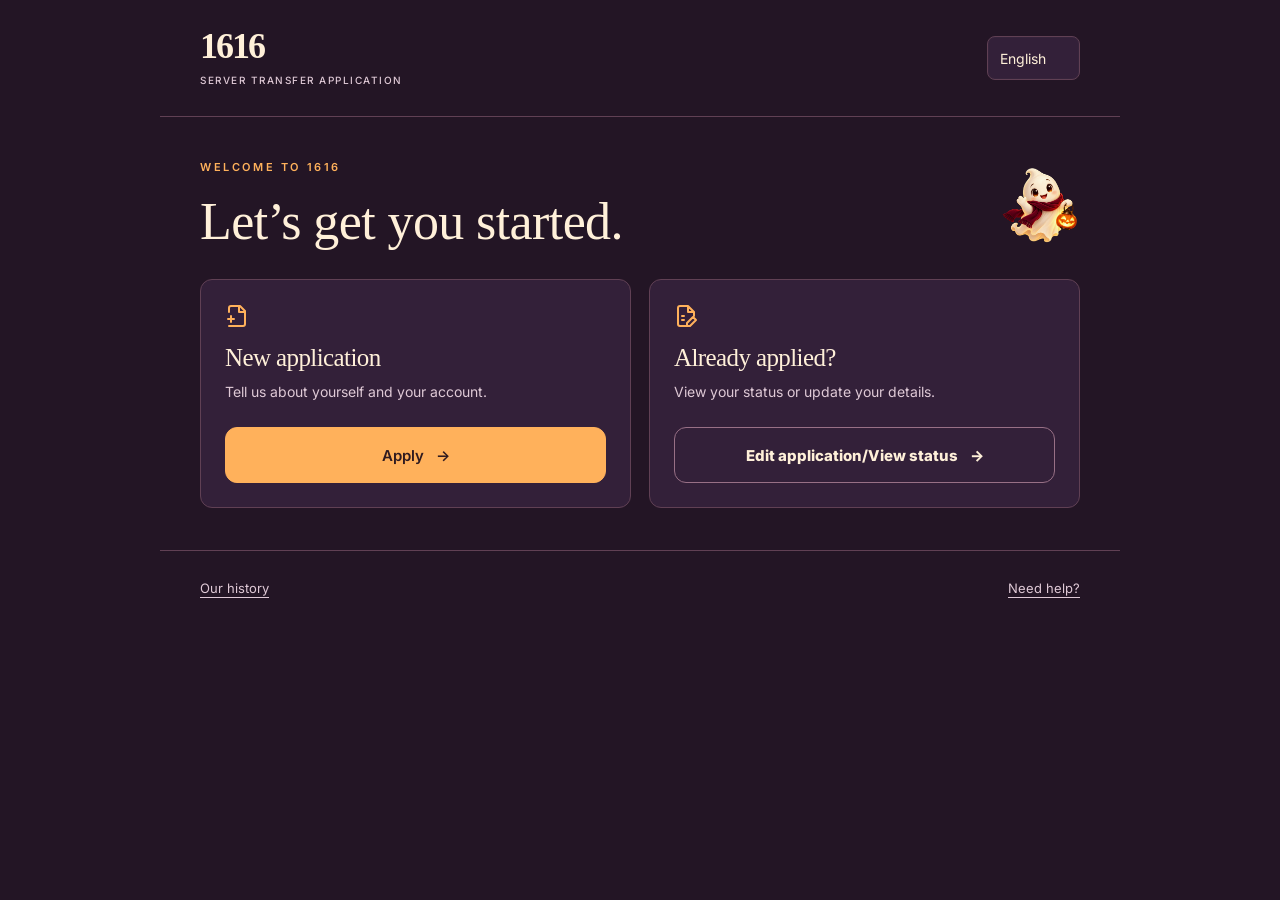
<file: index.html>
<!doctype html>
<html lang="en" dir="ltr">
<head>
  <meta charset="utf-8" />
  <meta name="viewport" content="width=device-width, initial-scale=1" />
  <meta name="theme-color" content="#231525" />
  <meta name="description" content="Apply to transfer to Last War server 1616, edit your application, or check your application status." />
  <title>Apply or view application status · Join 1616</title>
  <link rel="preconnect" href="https://fonts.googleapis.com">
  <link rel="preconnect" href="https://fonts.gstatic.com" crossorigin>
  <link href="https://fonts.googleapis.com/css2?family=Bungee&family=Bungee+Tint&family=Inter:wght@400;500;600;700;800&family=Noto+Sans+Arabic:wght@400;500;600;700&family=Noto+Sans+KR:wght@400;500;600;700&family=Cormorant+Garamond:wght@500;600;700&display=swap" rel="stylesheet">
  <link rel="stylesheet" href="styles.css?v=two-way-chat-1" />
<link rel="stylesheet" href="application-edit.css?v=confetti-20261024" />
  <link rel="stylesheet" href="support.css?v=3" />
  <link rel="stylesheet" href="halloween.css?v=3" />
  <link rel="stylesheet" href="why1616.css?v=2" />
  <link rel="stylesheet" href="moonlit-manor.css?v=1" />
  <link rel="stylesheet" href="home-simple.css?v=1" />
  <script src="why1616-translations.js?v=4"></script>
  <link rel="stylesheet" href="transfer-evidence.css">
</head>
<body>

  <svg class="svg-defs" aria-hidden="true" focusable="false">
    <defs>
      <filter id="ink-rough" x="-15%" y="-15%" width="130%" height="130%">
        <feTurbulence type="fractalNoise" baseFrequency=".025 .11" numOctaves="2" seed="16" result="noise"/>
        <feDisplacementMap in="SourceGraphic" in2="noise" scale="2.6" xChannelSelector="R" yChannelSelector="G"/>
      </filter>
      <symbol id="brand-1616" viewBox="0 0 340 112">
        <g fill="none" stroke="#f2eee5" stroke-linecap="round" stroke-linejoin="round" filter="url(#ink-rough)">
          <!-- 1 -->
          <path d="M18 27 C28 23 39 16 50 8" stroke-width="11"/>
          <path d="M46 11 C43 37 42 67 39 98" stroke-width="13"/>
          <path d="M25 99 C38 96 51 96 61 94" stroke-width="8"/>
          <!-- 6 -->
          <path d="M119 17 C103 11 88 20 80 35 C70 54 72 82 89 94 C106 105 127 96 131 76 C135 57 122 44 106 45 C91 46 79 56 78 69" stroke-width="12"/>
          <path d="M103 47 C118 48 127 57 126 72 C125 86 115 94 103 92 C89 90 82 81 83 69 C84 57 92 49 103 47" stroke-width="7"/>
          <!-- 1 -->
          <path d="M171 27 C181 23 192 16 203 8" stroke-width="11"/>
          <path d="M199 11 C196 37 195 67 192 98" stroke-width="13"/>
          <path d="M178 99 C191 96 204 96 214 94" stroke-width="8"/>
          <!-- 6 -->
          <path d="M272 17 C256 11 241 20 233 35 C223 54 225 82 242 94 C259 105 280 96 284 76 C288 57 275 44 259 45 C244 46 232 56 231 69" stroke-width="12"/>
          <path d="M256 47 C271 48 280 57 279 72 C278 86 268 94 256 92 C242 90 235 81 236 69 C237 57 245 49 256 47" stroke-width="7"/>
        </g>
        <g opacity=".72" fill="#f2eee5">
          <ellipse cx="47" cy="10" rx="6" ry="2.1" transform="rotate(-20 47 10)"/>
          <ellipse cx="119" cy="18" rx="5" ry="1.8" transform="rotate(12 119 18)"/>
          <ellipse cx="200" cy="10" rx="6" ry="2.1" transform="rotate(-20 200 10)"/>
          <ellipse cx="272" cy="18" rx="5" ry="1.8" transform="rotate(12 272 18)"/>
        </g>
        <g transform="translate(307 61) rotate(3)">
          <rect x="0" y="0" width="25" height="29" rx="1.5" fill="none" stroke="#cf4656" stroke-width="2.4" opacity=".9"/>
          <path d="M5 7h15M7 12h11M6 18h14M10 5v18M17 5v18" stroke="#cf4656" stroke-width="1.5" opacity=".84"/>
        </g>
      </symbol>
    </defs>
  </svg>

  <div class="scene" aria-hidden="true"><div class="petals" id="petals"></div></div>

  <div class="validation-banner" id="validation-banner" role="alert" aria-live="assertive" hidden>
    <div class="validation-banner-inner">
      <span class="validation-sakura" aria-hidden="true"></span>
      <div class="validation-banner-copy">
        <strong id="validation-banner-title">Hi there, it looks like you missed something.</strong>
        <ul id="validation-banner-list"></ul>
      </div>
      <button type="button" class="validation-banner-close" id="validation-banner-close" aria-label="Close">×</button>
    </div>
  </div>


<section class="welcome-screen" id="welcome-screen" aria-labelledby="welcome-title">
  <div class="welcome-panel w-site">
    <header class="w-header">
      <span class="w-logo">1616<span class="home-subtitle" data-i18n="serverTransferApplication">TRANSFER APPLICATION</span></span>
      <label class="home-language"><span class="sr-only" data-i18n="headerChooseLanguage">Choose a language</span><select id="welcome-language" aria-label="Language" data-native-select="true">
        <option value="en">English</option><option value="es">Español</option><option value="pt">Português</option><option value="fr">Français</option><option value="ar">العربية</option><option value="vi">Tiếng Việt</option><option value="ko">한국어</option><option value="de">Deutsch</option>
      </select></label>
    </header>
    <div id="welcome-language-stage" hidden></div>
    <div class="welcome-guide-stage" id="welcome-guide-stage">
      <div class="home-content">
        <div class="home-heading"><div><p class="w-kicker" data-i18n="why32">Welcome to 1616</p><h1 id="welcome-title" data-i18n="why33">Let’s get you started.</h1></div><img class="home-ghost" src="halloween-support-ghost.png" alt="" width="80" height="80"></div>
        <div class="home-choices">
          <article class="home-choice"><span class="home-choice-icon home-icon-apply" aria-hidden="true"></span><h2 data-i18n="why34">New application</h2><p data-i18n="why35">Tell us about yourself and your account.</p><button type="button" class="home-action home-action-primary" id="welcome-enter"><span data-i18n="why1">Apply</span><span aria-hidden="true">→</span></button></article>
          <article class="home-choice"><span class="home-choice-icon home-icon-edit" aria-hidden="true"></span><h2 data-i18n="why36">Already applied?</h2><p data-i18n="why37">View your status or update your details.</p><button type="button" class="home-action home-action-secondary" id="welcome-edit"><span data-i18n="why30">Edit application/View status</span><span aria-hidden="true">→</span></button></article>
        </div>
      </div>
      <footer class="home-footer"><a href="story.html" data-i18n="navStory">Our history</a><button type="button" id="welcome-help" data-i18n="why38">Need help?</button></footer>
      <div id="application-lookup" hidden><button type="button" id="lookup-back" class="lookup-back">← <span data-i18n="back">Back</span></button><h2 data-i18n="why30">Edit application/View status</h2><label for="application-code-input" data-i18n="editCodeLabel">Application confirmation code</label><input id="application-code-input" autocomplete="off" spellcheck="false" autocapitalize="characters" maxlength="80" aria-describedby="lookup-help"><p id="lookup-help"><span data-i18n="editCodeHelp"></span> <button type="button" id="lost-code-help" aria-controls="question-panel" data-i18n="lostCodeHelp">Lost your code? Contact the transfer team.</button></p><button type="button" class="button submit" id="lookup-application" data-i18n="retrieveApplication">Open my application</button><p id="lookup-error" role="alert"></p></div>
    </div>
  </div>
</section>

  <header class="site-header">
    <div class="brand-wrap">
      <div class="brand-number" aria-label="1616"><img src="wordmark-1616-transparent-v56.png" alt="1616" class="wordmark-image wordmark-header" /></div>
      <div class="brand-subtitle app-brand-subtitle" data-i18n="serverTransferApplication">SERVER TRANSFER APPLICATION</div>
      <div class="brand-subtitle story-brand-subtitle">LAST WAR · A NEW DAWN</div>
    </div>

    <nav class="site-main-nav" aria-label="Main navigation">
      <button type="button" class="site-nav-button" id="nav-home" data-i18n="why0">Why 1616</button>
      <button type="button" class="site-nav-button" id="nav-story" data-page-target="story">
        <span data-i18n="navStory">Our history</span>
      </button>
      <button type="button" class="site-nav-button active" id="nav-application" data-page-target="application">
        <span data-i18n="navApplication">Application</span>
      </button>
    </nav>

    <div class="header-actions">
      <div class="header-language-row">
      <label class="language-compact" for="header-language">
        <span class="sakura-icon" aria-hidden="true"></span>
        <select id="header-language" aria-label="Language">
          <option value="en">EN · English</option>
          <option value="es">ES · Español</option>
          <option value="pt">PT · Português</option>
          <option value="fr">FR · Français</option>
          <option value="ar">AR · العربية</option>
          <option value="vi">VI · Tiếng Việt</option>
          <option value="ko">KO · 한국어</option>
          <option value="de">DE · Deutsch</option>
        </select>
      </label>
      <div class="tagline" data-i18n="headerChooseLanguage">Choose a language</div>
      </div>
      <a class="coffee-header-link" href="https://buymeacoffee.com/raidarqn" target="_blank" rel="noopener noreferrer"><svg class="coffee-cup" viewBox="0 0 32 40" aria-hidden="true" focusable="false"><path d="M7 10h18l-2.5 26a2 2 0 0 1-2 1.8h-9a2 2 0 0 1-2-1.8Z" fill="#fffaf1" stroke="#d9cfc0" stroke-width="1.2"/><path d="M8 18h16l-1 12H9Z" fill="#00754a"/><circle cx="16" cy="24" r="4.8" fill="none" stroke="#fffaf1" stroke-width="1.1"/><path d="m16 20.6 1 2 2.2.3-1.6 1.6.4 2.2-2-1.1-2 1.1.4-2.2-1.6-1.6 2.2-.3Z" fill="#fffaf1"/><path d="M8 4h16l2 5H6Z" fill="#fffaf1" stroke="#d9cfc0" stroke-width="1.2"/><rect x="4" y="9" width="24" height="4" rx="1.8" fill="#fffaf1" stroke="#d9cfc0" stroke-width="1.2"/><path d="m11 14 1 3" stroke="#fff" stroke-width="1.5" stroke-linecap="round"/></svg> <span data-i18n="supportButton">Support our work · Buy us a coffee</span> <span aria-hidden="true">↗</span><span class="coffee-sr-only" data-i18n="supportNewTab"> (opens in a new tab)</span></a>
    </div>
  </header>

<main class="app-shell">
    <aside class="progress-panel" aria-label="Application progress">
      <div class="progress-title"><img src="wordmark-1616-transparent-v56.png" alt="1616" class="wordmark-image wordmark-sidebar" /></div>
      <nav>
        <button class="step-link active" type="button" data-step-target="1">
          <span class="step-dot">1</span>
          <span data-i18n="stepYourInfo">Your Information</span>
        </button>
        <button class="step-link" type="button" data-step-target="2">
          <span class="step-dot">2</span>
          <span data-i18n="stepGameDetails">Game Details</span>
        </button>
        <button class="step-link" type="button" data-step-target="3">
          <span class="step-dot">3</span>
          <span data-i18n="stepTransferGroup">Transfer Group</span>
        </button>
        <button class="step-link" type="button" data-step-target="4">
          <span class="step-dot">4</span>
          <span data-i18n="stepAdditional">Additional Information</span>
        </button>
        <button class="step-link" type="button" data-step-target="5">
          <span class="step-dot">5</span>
          <span data-i18n="stepReview">Review & Submit</span>
        </button>
      </nav>
      <div class="progress-quote" style="display:none">
        <span class="brush-rule"></span>
        
      </div>
    </aside>

    <section class="form-panel">
      <div class="mobile-progress" aria-hidden="true">
        <span id="mobile-progress-label">Step 1 of 5</span>
        <div class="mobile-progress-track"><span id="mobile-progress-fill"></span></div>
      </div>

      <form id="application-form" novalidate>
        <input id="website" name="website" type="text" tabindex="-1" autocomplete="off" class="hp-field" aria-hidden="true" />

        <!-- STEP 1 -->
        <section class="form-step active" data-step="1">
          <div class="step-kicker" data-step-kicker></div>
          <h1 data-i18n="yourInformation">Your Information</h1>
          <p class="step-intro" data-i18n="yourInfoIntro">Tell us who you are and where you are currently playing.</p>

          <div class="field-grid two-col">
            <div class="field-block">
              <label for="current-server"><span data-i18n="currentServer">What server are you currently on?</span> <em>*</em></label>
              <select id="current-server" name="currentServer" data-required="true">
                <option value="" data-i18n="selectServer">Select a server</option>
                <option value="1573">1573</option>
                <option value="1574">1574</option>
                <option value="1575">1575</option>
                <option value="1576">1576</option>
                <option value="1577">1577</option>
                <option value="1578">1578</option>
                <option value="1579">1579</option>
                <option value="1580">1580</option>
                <option value="1581">1581</option>
                <option value="1582">1582</option>
                <option value="1583">1583</option>
                <option value="1584">1584</option>
                <option value="1585">1585</option>
                <option value="1586">1586</option>
                <option value="1587">1587</option>
                <option value="1588">1588</option>
                <option value="1589">1589</option>
                <option value="1590">1590</option>
                <option value="1591">1591</option>
                <option value="1592">1592</option>
                <option value="1593">1593</option>
                <option value="1594">1594</option>
                <option value="1595">1595</option>
                <option value="1596">1596</option>
                <option value="1597">1597</option>
                <option value="1598">1598</option>
                <option value="1599">1599</option>
                <option value="1600">1600</option>
                <option value="1601">1601</option>
                <option value="1602">1602</option>
                <option value="1603">1603</option>
                <option value="1604">1604</option>
                <option value="1605">1605</option>
                <option value="1606">1606</option>
                <option value="1607">1607</option>
                <option value="1608">1608</option>
                <option value="1609">1609</option>
                <option value="1610">1610</option>
                <option value="1611">1611</option>
                <option value="1612">1612</option>
                <option value="1613">1613</option>
                <option value="1614">1614</option>
                <option value="1615">1615</option>
                <option value="1616">1616</option>
                <option value="1617">1617</option>
                <option value="1618">1618</option>
                <option value="1619">1619</option>
                <option value="1620">1620</option>
                <option value="1621">1621</option>
                <option value="1622">1622</option>
                <option value="1623">1623</option>
                <option value="1624">1624</option>
                <option value="1625">1625</option>
                <option value="1626">1626</option>
                <option value="1627">1627</option>
                <option value="1628">1628</option>
                <option value="1629">1629</option>
                <option value="1630">1630</option>
                <option value="1631">1631</option>
                <option value="1632">1632</option>
                <option value="1633">1633</option>
                <option value="1634">1634</option>
                <option value="1635">1635</option>
                <option value="1636">1636</option>
              </select>
              <p class="field-error" data-error-for="current-server"></p>
            </div>
            <div class="field-block">
              <label for="username"><span data-i18n="username">What is your full in-game username?</span> <em>*</em></label>
              <input id="username" name="username" type="text" maxlength="80" autocomplete="off" data-required="true" />
              <p class="field-error" data-error-for="username"></p>
            </div>
            <div class="field-block full-span">
              <label for="alliance"><span data-i18n="allianceTag">What is your current alliance name / tag?</span> <em>*</em></label>
              <input id="alliance" name="alliance" type="text" maxlength="4" autocomplete="off" data-required="true" data-max-chars="4" data-max-error-key="allianceTagMaxError" placeholder="NvSP" />
              <p class="validation-limit-help" data-i18n="allianceTagMaxHelp">Enter the alliance tag only, without brackets. Maximum 4 characters.</p>
              <p class="field-error" data-error-for="alliance"></p>
            </div>
          </div>
        </section>

        <!-- STEP 2 -->
        <section class="form-step" data-step="2">
          <div class="step-kicker" data-step-kicker></div>
          <h1 id="game-details-title">Game Details</h1>
          <p class="step-intro" data-i18n="gameDetailsIntro">Enter the current values shown in your game profile.</p>

          <div class="visual-guide-callout option-one">
            <div class="visual-guide-chip">
              <span class="visual-guide-chip-icon" aria-hidden="true">✿</span>
              <span class="visual-guide-chip-text" data-i18n="statsGuideCalloutPrompt">Need help finding these stats?</span>
            </div>
            <span class="visual-guide-divider" aria-hidden="true"></span>
            <button class="visual-guide-trigger compact" type="button" data-open-stats-guide>
              <span class="visual-guide-trigger-icon" aria-hidden="true">✿</span>
              <span data-i18n="statsGuideButton">Open visual guide</span>
              <span class="visual-guide-trigger-arrow" aria-hidden="true">→</span>
            </button>
          </div>

          <div class="field-grid two-col">
            <div class="field-block">
              <div class="label-inline-wrap">
                <label for="profession-level"><span data-i18n="professionLevel">What is your profession level?</span> <em>*</em></label>
                <button class="mini-info-button" type="button" data-open-stats-guide aria-label="Open visual guide">i</button>
              </div>
              <input id="profession-level" name="professionLevel" type="text" inputmode="numeric" data-numeric="integer" data-required="true" data-max="100" data-max-error-key="professionMaxError" maxlength="3" placeholder="93" />
              <p class="validation-limit-help" data-i18n="professionMaxHelp">Maximum profession level: 100.</p>
              <p class="field-error" data-error-for="profession-level"></p>
            </div>
            <div class="field-block">
              <div class="label-inline-wrap">
                <label for="kill-count"><span data-i18n="killCount">What is your current kill count?</span> <em>*</em></label>
                <button class="mini-info-button" type="button" data-open-stats-guide aria-label="Open visual guide">i</button>
              </div>
              <input id="kill-count" name="killCount" type="text" inputmode="numeric" data-numeric="full" data-required="true" data-max-digits="9" data-max-error-key="killCountMaxError" placeholder="26,000,000" />
              <p class="field-help" data-i18n="fullNumberHelp">Enter the full number. Do not use M, K, or abbreviations. Maximum 9 digits.</p>
              <p class="field-error" data-error-for="kill-count"></p>
            </div>
            <div class="field-block full-span">
              <div class="label-row">
                <label for="hero-power"><span data-i18n="heroPower">What is your total HERO power?</span> <em>*</em></label>
                <div style="display:flex; gap:8px; align-items:center;">
                  <button class="mini-info-button" type="button" data-open-stats-guide aria-label="Open visual guide">i</button>
                  <button class="help-toggle" type="button" data-help-toggle="hero-help" data-i18n="howToFind">How to find this</button>
                </div>
              </div>
              <input id="hero-power" name="heroPower" type="text" inputmode="numeric" data-numeric="full" data-required="true" placeholder="113,246,715" />
              <p class="field-help" data-i18n="heroPowerHelp">Enter HERO Power only, not Total Power.</p>
            <p class="field-location" data-i18n="powerDetailsPath">Profile → Total Power → Power Details</p>
              <p class="field-error" data-error-for="hero-power"></p>
              <div class="inline-help" id="hero-help" hidden>
                <ol>
                  <li data-i18n="heroHelp1">Open your profile.</li>
                  <li data-i18n="heroHelp2">Tap your Total Power badge.</li>
                  <li data-i18n="heroHelp3">Open Power Details and find Hero Power.</li>
                  <li data-i18n="heroHelp4">Report the full Hero Power number only.</li>
                </ol>
              </div>
            </div>
          </div>
          <details class="transfer-estimator-card transfer-planning-collapsible" aria-labelledby="transfer-estimator-heading">
            <summary class="transfer-planning-summary">
              <div class="transfer-planning-summary-copy">
                <div class="transfer-planning-summary-title-row">
                  <h2 id="transfer-estimator-heading" data-i18n="transferPlanningTitle">Transfer Planning Information</h2>
                  <span class="transfer-planning-optional-badge" data-i18n="optional">(Optional)</span>
                </div>
                <p data-i18n="transferPlanningOptionalNote">(Optional) — you can skip this entire section and continue. Open it only if you want to provide these additional details.</p>
              </div>
              <span class="transfer-planning-chevron" aria-hidden="true"></span>
            </summary>

            <div class="transfer-planning-content">
<div class="transfer-planning-reason">
              <strong data-i18n="transferPlanningWhyTitle">Why are we asking for this?</strong>
              <p data-i18n="transferPlanningWhy">At the time you apply, your confirmed seat colour or Transfer Score may not yet be available. Collecting these account-development values gives the 1616 transfer team the information we need to estimate your likely transfer classification later, once the transfer window and thresholds are clearer. This application will not calculate or display an estimated score or colour.</p>
            </div>

            <div class="stats-guide-inline">
              <button class="visual-guide-trigger" type="button" data-open-stats-guide>
                <span class="visual-guide-trigger-icon" aria-hidden="true">✿</span>
                <span data-i18n="statsGuideButton">Open visual guide</span>
              </button>
              <p data-i18n="statsGuideInlineHelp">See a sample screen that shows where Total Power, Kill Count, Profession Level, and the Power Breakdown are located.</p>
            </div>

            <details class="transfer-location-guide">
              <summary data-i18n="whereToFindPowerTitle">Where do I find these power numbers?</summary>
              <div class="transfer-location-guide-body">
                <ol>
                  <li data-i18n="powerFindStep1">Tap your avatar/profile picture in the upper-left of the game.</li>
                  <li data-i18n="powerFindStep2">Tap your Total Power / shield-and-crossed-swords power value.</li>
                  <li data-i18n="powerFindStep3">Open Power Details.</li>
                  <li data-i18n="powerFindStep4">Copy the full values shown there. Do not shorten them to M or K.</li>
                </ol>
                <div class="transfer-location-grid">
                  <div class="transfer-location-item">
                    <strong data-i18n="powerDetailsFieldsTitle">Power Details</strong>
                    <span data-i18n="powerDetailsFieldsText">Hero Power, Building Power, Tech Power, Drone Power, Unit Power, and Overlord Power are shown here when available.</span>
                  </div>
                  <div class="transfer-location-item">
                    <strong data-i18n="t11FindTitle">T11 status</strong>
                    <span data-i18n="t11FindText">Open the Armament Institute. If you can train T11 troops, select Yes.</span>
                  </div>
                  <div class="transfer-location-item">
                    <strong data-i18n="transferScoreFindTitle">Transfer Score</strong>
                    <span data-i18n="transferScoreFindText">When Transfer Surge is active, open the transfer screen. If the game shows your Transfer Score, enter that exact number.</span>
                  </div>
                  <div class="transfer-location-item">
                    <strong data-i18n="unitPowerNoteTitle">About Unit Power</strong>
                    <span data-i18n="unitPowerNoteText">Use the Unit Power displayed in Power Details. We use it only as one input to the transfer estimate.</span>
                  </div>
                </div>
              </div>
            </details>

            <div class="transfer-input-grid">
              <div class="field-block">
                <label for="building-power"><span data-i18n="buildingPower">Building Power</span></label>
                <input id="building-power" name="buildingPower" type="text" inputmode="numeric" data-numeric="full" placeholder="42000000" />
                <p class="field-help" data-i18n="highestKnownHelp">Enter the full highest known number, without M or K.</p>
                <p class="field-location" data-i18n="powerDetailsPath">Profile → Total Power → Power Details</p>
                <p class="field-error" data-error-for="building-power"></p>
              </div>

              <div class="field-block">
                <label for="technology-power"><span data-i18n="technologyPower">Technology Power</span></label>
                <input id="technology-power" name="technologyPower" type="text" inputmode="numeric" data-numeric="full" placeholder="35000000" />
                <p class="field-help" data-i18n="highestKnownHelp">Enter the full highest known number, without M or K.</p>
                <p class="field-location" data-i18n="powerDetailsPath">Profile → Total Power → Power Details</p>
                <p class="field-error" data-error-for="technology-power"></p>
              </div>

              <div class="field-block">
                <label for="drone-power"><span data-i18n="dronePower">Drone Power</span></label>
                <input id="drone-power" name="dronePower" type="text" inputmode="numeric" data-numeric="full" placeholder="18000000" />
                <p class="field-help" data-i18n="highestKnownHelp">Enter the full highest known number, without M or K.</p>
                <p class="field-location" data-i18n="powerDetailsPath">Profile → Total Power → Power Details</p>
                <p class="field-error" data-error-for="drone-power"></p>
              </div>

              <div class="field-block">
                <label for="unit-power"><span data-i18n="unitPowerTop3">Unit Power</span></label>
                <input id="unit-power" name="unitPower" type="text" inputmode="numeric" data-numeric="full" placeholder="28000000" />
                <p class="field-help" data-i18n="highestKnownHelp">Enter the full highest known number, without M or K.</p>
                <p class="field-location" data-i18n="powerDetailsPath">Profile → Total Power → Power Details</p>
                <p class="field-error" data-error-for="unit-power"></p>
              </div>

              <div class="field-block">
                <label for="overlord-power"><span data-i18n="overlordPower">Overlord Power</span></label>
                <input id="overlord-power" name="overlordPower" type="text" inputmode="numeric" data-numeric="full" placeholder="12000000" />
                <p class="field-help" data-i18n="highestKnownHelp">Enter the full highest known number, without M or K.</p>
                <p class="field-location" data-i18n="powerDetailsPath">Profile → Total Power → Power Details</p>
                <p class="field-error" data-error-for="overlord-power"></p>
              </div>

              <div class="field-block">
                <label for="decoration-power"><span data-i18n="decorationPower">Decoration Power</span></label>
                <input id="decoration-power" name="decorationPower" type="text" inputmode="numeric" data-numeric="full" placeholder="8000000" />
                <p class="field-help" data-i18n="highestKnownHelp">Enter the full highest known number, without M or K.</p>
                <p class="field-location" data-i18n="powerDetailsPath">Profile → Total Power → Power Details</p>
                <p class="field-error" data-error-for="decoration-power"></p>
              </div>

              <div class="field-block">
                <label><span data-i18n="t11Unlocked">T11 unlocked?</span></label>
                <div class="inline-choice-row">
                  <label><input type="radio" name="t11Unlocked" value="yes" /> <span data-i18n="yes">Yes</span></label>
                  <label><input type="radio" name="t11Unlocked" value="no" /> <span data-i18n="no">No</span></label>
                  <label><input type="radio" name="t11Unlocked" value="unsure" /> <span data-i18n="unsure">Unsure</span></label>
                </div>
                <p class="field-location" data-i18n="t11Path">Base → Armament Institute</p>
              </div>

              <div class="field-block">
                <label for="reported-transfer-score"><span data-i18n="reportedTransferScore">Known in-game Transfer Score</span></label>
                <input id="reported-transfer-score" name="reportedTransferScore" type="text" inputmode="numeric" data-numeric="full" placeholder="2700000" />
                <p class="field-help" data-i18n="reportedTransferScoreHelp">Only enter this if your transfer screen already shows a score.</p>
                <p class="field-location" data-i18n="transferScreenPath">Transfer Surge → Transfer screen</p>
                <p class="field-error" data-error-for="reported-transfer-score"></p>
              </div>
            </div>
            </div>
          </details>


          <fieldset class="choice-fieldset seat-fieldset">
            <legend><span data-i18n="seatColourKnown">What is your confirmed seat colour?</span> <em>*</em></legend>
            <div class="choice-grid four-col" id="seat-colour-options">
              <label class="choice-card seat gold"><input type="radio" name="seatColour" value="gold" /><span class="choice-dot"></span><strong data-i18n="gold">Gold</strong></label>
              <label class="choice-card seat purple"><input type="radio" name="seatColour" value="purple" /><span class="choice-dot"></span><strong data-i18n="purple">Purple</strong></label>
              <label class="choice-card seat blue"><input type="radio" name="seatColour" value="blue" /><span class="choice-dot"></span><strong data-i18n="blue">Blue</strong></label>
              <label class="choice-card seat white"><input type="radio" name="seatColour" value="white" /><span class="choice-dot"></span><strong data-i18n="white">White</strong></label>
              <label class="choice-card seat"><input type="radio" name="seatColour" value="unknownSeat" /><span class="choice-dot"></span><strong data-i18n="unknownSeat">Not sure yet</strong></label>
            </div>
            <p class="field-error" data-error-for="seat-colour"></p>
            <p class="field-help" data-i18n="seatEvidenceNote"></p>
            <button class="help-toggle standalone" type="button" id="transfer-guide-open" aria-haspopup="dialog" data-i18n="howToFindSeat"></button>
            <div class="transfer-evidence">
              <label for="transfer-screenshot" data-i18n="transferScreenshot"></label>
              <p id="transfer-screenshot-help" class="field-help" data-i18n="screenshotHelp"></p>
              <input id="transfer-screenshot" type="file" accept="image/jpeg,image/png,image/webp" aria-describedby="transfer-screenshot-help transfer-screenshot-error" />
              <p id="transfer-screenshot-status" role="status"></p>
              <img id="transfer-screenshot-preview" class="transfer-evidence-preview" alt="Transfer-score screenshot" hidden />
              <button id="transfer-screenshot-remove" type="button" class="help-toggle" data-i18n="screenshotRemove" hidden></button>
              <p id="transfer-screenshot-error" class="field-error" role="alert"></p>
            </div>
          </fieldset>
        </section>

        <!-- STEP 3 -->
        <section class="form-step" data-step="3">
          <div class="step-kicker" data-step-kicker></div>
          <h1 data-i18n="transferGroup">Transfer Group</h1>
          <p class="step-intro" data-i18n="transferGroupIntro">Let us know if you are transferring with other players. If so, add each player so we can keep your group connected during review.</p>

          <fieldset class="choice-fieldset">
            <legend><span data-i18n="transferWithGroup">Are you hoping to transfer with a group of people from your server?</span> <em>*</em></legend>
            <div class="choice-grid three-col">
              <label class="choice-card"><input type="radio" name="transferWithGroup" value="yes" /><span class="choice-dot"></span><div><strong data-i18n="yes">Yes</strong><small data-i18n="yesGroupSub">I am bringing other player(s)</small></div></label>
              <label class="choice-card"><input type="radio" name="transferWithGroup" value="no" /><span class="choice-dot"></span><div><strong data-i18n="no">No</strong><small data-i18n="noGroupSub">I am transferring on my own</small></div></label>
              <label class="choice-card"><input type="radio" name="transferWithGroup" value="unsure" /><span class="choice-dot"></span><div><strong data-i18n="unsure">Unsure</strong><small data-i18n="unsureGroupSub">I am not sure yet</small></div></label>
            </div>
            <p class="field-error" data-error-for="transfer-with-group"></p>
          </fieldset>

          <div id="group-builder" class="group-builder" hidden>
            <div class="subsection-heading group-builder-banner">
              <div>
                <span class="subsection-icon">✦</span>
                <div>
                  <h2 data-i18n="yourTransferGroup">Your Transfer Group</h2>
                </div>
              </div>
            </div>

            <div class="group-lead-card transfer-group-name-card group-option-card section-name-card">
              <div class="group-option-rail">
                <span class="group-option-number">01</span>
                <span class="group-option-icon" aria-hidden="true"><img src="transfer-group-army.png" alt="" /></span>
              </div>
              <div class="group-option-main">
                <div class="group-option-header">
                  <div>
                    <h2 data-i18n="transferGroupNameSectionTitle">Transfer Group Name</h2>
                    <p data-i18n="transferGroupNameSectionIntro">Use one shared group name for everyone in your transfer group.</p>
                  </div>
                </div>
                <div class="field-block group-name-field">
                  <label for="transfer-group-name"><span data-i18n="transferGroupNameShort">Transfer Group Name</span> <em>*</em></label>
                  <input id="transfer-group-name" name="transferGroupName" type="text" maxlength="50" autocomplete="off" autocapitalize="characters" spellcheck="false" placeholder="MOONFALL" />
                  <p class="group-name-caps-note" data-i18n="transferGroupNameCaps">This field automatically converts the group name to ALL CAPS.</p>
                  <p class="field-error" data-error-for="transfer-group-name"></p>
                </div>
              </div>
              <aside class="group-option-aside group-name-side-note">
                <div class="group-name-critical-alert" role="note">
                  <span class="group-name-critical-icon" aria-hidden="true">!</span>
                  <div>
                    <strong data-i18n="transferGroupNameShareTitle">TRANSFER LEADS: CREATE THIS ONCE AND SHARE IT WITH YOUR GROUP.</strong>
                    <p data-i18n="transferGroupNameHelp">If you are the transfer lead, create one short, unique group name and share it with your group. If someone already gave you the name, enter it exactly the same way.</p>
                  </div>
                </div>
                <div class="group-inline-notes">
                  <p class="group-inline-note example"><span class="note-icon" aria-hidden="true">★</span><span data-i18n="transferGroupNameExample">Example: MOONFALL or SAKURA7</span></p>
                  <p class="group-inline-note caution"><span class="note-icon" aria-hidden="true">⊘</span><span data-i18n="transferGroupNameAllianceNote">Do not use alliance names like NvSP, WaE, or BaDa.</span></p>
                </div>
              </aside>
            </div>

            <div class="group-contact-card estimated-group-card group-option-card section-size-card" style="margin-top:16px">
              <div class="group-option-rail">
                <span class="group-option-number">02</span>
                <span class="group-option-icon group-option-icon-hash" aria-hidden="true"><img src="group-size-swords.png" alt="" /></span>
              </div>
              <div class="group-option-main">
                <div class="group-option-header estimated-group-heading standalone">
                  <div>
                    <h2 data-i18n="estimatedGroupSize">Estimated Group Size</h2>
                    <p data-i18n="estimatedGroupSizeIntro">If you know roughly how many additional players may join you, enter that number.</p>
                  </div>
                </div>
                <div class="field-block group-estimate-field">
                  <label for="expected-additional-players"><span data-i18n="expectedAdditionalPlayers">Expected additional players</span> <span class="optional-label" data-i18n="optional">(Optional)</span></label>
                  <input id="expected-additional-players" name="expectedAdditionalPlayers" type="text" inputmode="numeric" data-numeric="integer" data-max="99" data-max-error-key="groupSizeMaxError" maxlength="3" placeholder="3" />
                  <p class="field-error" data-error-for="expected-additional-players"></p>
                </div>
              </div>
            </div>

            <div class="group-contact-card group-members-shell group-option-card section-members-card" style="margin-top:16px">
              <div class="group-option-rail">
                <span class="group-option-number">03</span>
                <span class="group-option-icon" aria-hidden="true"><img src="player-helmet.png" alt="" /></span>
              </div>
              <div class="group-option-main">
                <div class="group-option-header">
                  <div>
                    <h2 data-i18n="groupMembersSectionTitle">Group Members</h2>
                    <p data-i18n="groupMembersSectionIntro">Add the players you know now. You can add more later.</p>
                  </div>
                </div>
                <div id="group-members"></div>
                <button type="button" class="add-player-button" id="add-player"><span>＋</span> <span data-i18n="addAnotherPlayer">Add another player</span></button>
              </div>
            </div>

            <div class="group-summary-card">
              <div><span data-i18n="totalPlayersInGroup">Expected group size</span><strong id="total-group-size">—</strong><small data-i18n="includingYou">Including you</small></div>
              <div><span data-i18n="knownPlayersListed">Known players listed</span><strong id="additional-player-count">0</strong></div>
              <div><span data-i18n="transferGroupNameShort">Transfer Group Name</span><strong id="group-name-summary">—</strong></div>
            </div>
          </div>
        </section>

        <!-- STEP 4 -->
        <section class="form-step" data-step="4">
          <div class="step-kicker" data-step-kicker></div>
          <h1 data-i18n="additionalInfo">Additional Information</h1>
          <p class="step-intro" data-i18n="additionalInfoIntro">Add anything else that would help the 1616 team review your transfer request.</p>

          <div class="preference-card">
            <h2 data-i18n="alliancePreferenceTitle">1616 Alliance Preference</h2>
            <div class="field-block">
              <label for="preferred-1616-alliance"><span data-i18n="alliancePreferenceQuestion">Do you have a preference for which alliance in 1616 you may want to join?</span> <span class="optional-label" data-i18n="optional">(Optional)</span></label>
              <select id="preferred-1616-alliance" name="preferred1616Alliance">
                  <option value="" data-i18n="selectReferralAlliance">Select an alliance</option>
                  <option value="[NvSP] Nova Sapphire">[NvSP] Nova Sapphire</option>
                  <option value="[WaE] WorstAllianceEver">[WaE] WorstAllianceEver</option>
                  <option value="[NvEM] Nova Emerald">[BaDa] BadaBingBadaBoom</option>
                  <option value="[DRoN] 5 Drones and a Dream">[DRoN] 5 Drones and a Dream</option>
                  <option value="[ECKO] ECKO Collective">[ECKO] ECKO Collective</option>
                  <option value="[B14K] FALCON5">[B14K] FALCON5</option>
                  <option value="[bnhH] CrystalGuardians">[bnhH] CrystalGuardians</option>
                  <option value="[VGDs] AVENGERs">[VGDs] AVENGERs</option>
                  <option value="[N201] MexAlliance">[N201] MexAlliance</option>
                  <option value="[BR1c] LEGACY KING">[BR1c] LEGACY KING</option>
                  <option value="[di82] Diamond">[di82] Diamond</option>
                  <option value="[U5AN] Lane Eyre">[U5AN] Lane Eyre</option>
                  <option value="[2T2c] TooTired2Care">[2T2c] TooTired2Care</option>
                  <option value="[KIRN] KASTIRONs">[KIRN] KASTIRONs</option>
                  <option value="[oriz] Orizaba">[oriz] Orizaba</option>
                  <option value="[yykk] AmanssaLoko">[yykk] AmanssaLoko</option>
                  <option value="[0920] 시모구">[0920] 시모구</option>
                  <option value="[L1Fe] Eternal Life">[L1Fe] Eternal Life</option>
                  <option value="[NG25] Los muchos">[NG25] Los muchos</option>
                  <option value="OTHER / NOT LISTED" data-i18n="otherNotListed">Other / not listed</option>
                </select>
            </div>
            <div class="placement-alert" role="note">
              <span class="placement-alert-icon" aria-hidden="true">!</span>
              <p data-i18n="alliancePreferenceDisclaimer">This is a preference only. It is not a confirmation or promise that you will be placed in that alliance. Final placement will depend on available space and the needs of Server 1616.</p>
            </div>
          </div>

          <div class="preference-card group-same-alliance-card" id="group-same-alliance-card" hidden>
            <fieldset class="group-same-alliance-fieldset">
              <legend data-i18n="groupSameAllianceQuestion">If you are transferring as a group, do your group members need to be in the same alliance?</legend>
              <div class="choice-grid three-col">
                <label class="choice-card">
                  <input type="radio" name="groupSameAlliance" value="yes" />
                  <span class="choice-dot"></span>
                  <div><strong data-i18n="yes">Yes</strong></div>
                </label>
                <label class="choice-card">
                  <input type="radio" name="groupSameAlliance" value="no" />
                  <span class="choice-dot"></span>
                  <div><strong data-i18n="no">No</strong></div>
                </label>
                <label class="choice-card">
                  <input type="radio" name="groupSameAlliance" value="unsure" />
                  <span class="choice-dot"></span>
                  <div><strong data-i18n="unsure">Unsure</strong></div>
                </label>
              </div>
            </fieldset>
          </div>

          <div class="referral-card">
            <h2 data-i18n="referralTitle">Referral</h2>
            <p data-i18n="referralQuestion">Did someone refer you to 1616? If so, who?</p>
            <div class="field-grid two-col">
              <div class="field-block">
                <label for="referrer-username"><span data-i18n="referrerUsername">Referrer's in-game username</span> <span class="optional-label" data-i18n="optional">(Optional)</span></label>
                <input id="referrer-username" name="referrerUsername" type="text" maxlength="80" />
              </div>
              <div class="field-block">
                <label for="referrer-alliance"><span data-i18n="referrerAlliance">Referrer's alliance / tag</span> <span class="optional-label" data-i18n="optional">(Optional)</span></label>
                <select id="referrer-alliance" name="referrerAlliance">
                  <option value="" data-i18n="selectReferralAlliance">Select an alliance</option>
                  <option value="[NvSP] Nova Sapphire">[NvSP] Nova Sapphire</option>
                  <option value="[WaE] WorstAllianceEver">[WaE] WorstAllianceEver</option>
                  <option value="[NvEM] Nova Emerald">[BaDa] BadaBingBadaBoom</option>
                  <option value="[DRoN] 5 Drones and a Dream">[DRoN] 5 Drones and a Dream</option>
                  <option value="[ECKO] ECKO Collective">[ECKO] ECKO Collective</option>
                  <option value="[B14K] FALCON5">[B14K] FALCON5</option>
                  <option value="[bnhH] CrystalGuardians">[bnhH] CrystalGuardians</option>
                  <option value="[VGDs] AVENGERs">[VGDs] AVENGERs</option>
                  <option value="[N201] MexAlliance">[N201] MexAlliance</option>
                  <option value="[BR1c] LEGACY KING">[BR1c] LEGACY KING</option>
                  <option value="[di82] Diamond">[di82] Diamond</option>
                  <option value="[U5AN] Lane Eyre">[U5AN] Lane Eyre</option>
                  <option value="[2T2c] TooTired2Care">[2T2c] TooTired2Care</option>
                  <option value="[KIRN] KASTIRONs">[KIRN] KASTIRONs</option>
                  <option value="[oriz] Orizaba">[oriz] Orizaba</option>
                  <option value="[yykk] AmanssaLoko">[yykk] AmanssaLoko</option>
                  <option value="[0920] 시모구">[0920] 시모구</option>
                  <option value="[L1Fe] Eternal Life">[L1Fe] Eternal Life</option>
                  <option value="[NG25] Los muchos">[NG25] Los muchos</option>
                  <option value="OTHER / NOT LISTED" data-i18n="otherNotListed">Other / not listed</option>
                </select>
              </div>
            </div>
          </div>

          <div class="field-block">
            <label for="comments" data-i18n="additionalComments">Do you have any additional comments or questions?</label>
            <textarea id="comments" name="comments" rows="8" maxlength="1500"></textarea>
            <div class="char-count"><span id="comments-count">0</span> / 1500</div>
          </div>

          <div class="waitlist-alert" role="note">
            <div class="waitlist-alert-icon" aria-hidden="true">
              <span>!</span>
            </div>
            <div class="waitlist-alert-copy">
              <h2 data-i18n="beforeContinue">Before you continue</h2>
              <p data-i18n="waitlistReminder">Remember: this application adds you to the Server 1616 waitlist. It does not guarantee a transfer spot.</p>
            </div>
          </div>
        </section>

        <!-- STEP 5 -->
        <section class="form-step" data-step="5">
          <div class="step-kicker" data-step-kicker></div>
          <h1 data-i18n="reviewSubmit">Review & Submit</h1>
          <p class="step-intro" data-i18n="reviewIntro">Review your information before submitting. You can go back to any section to make changes.</p>

          <div id="review-container" class="review-container"></div>

          <div class="submit-note">
            <span class="lock-icon">⌁</span>
            <p data-i18n="submitNote">Your application will be sent to the 1616 review spreadsheet. Your language choice is stored with your submission.</p>
          </div>

          <div id="submission-status" class="submission-status" role="status" aria-live="polite" hidden></div>
        </section>

        <div class="form-actions">
          <button type="button" class="button clear-form-button" id="clear-form-button"><span data-i18n="clearForm">Clear Form</span></button>
          <button type="button" class="button secondary" id="back-button" hidden>← <span data-i18n="back">Back</span></button>
          <div class="action-spacer"></div>
          <button type="button" class="button primary" id="next-button"><span data-i18n="continue">Continue</span><span class="continue-arrow" aria-hidden="true">→</span></button>
          <button type="submit" class="button submit" id="submit-button" hidden><span data-i18n="submitApplication">Submit Application</span> →</button>
        </div>
      </form>
    </section>
  </main>


  <template id="group-member-template">
    <article class="group-member-card">
      <div class="member-heading">
        <strong class="member-title"><img class="member-title-icon" src="player-helmet.png" alt="" aria-hidden="true" /><span class="member-title-text">Player</span></strong>
        <button type="button" class="remove-member" aria-label="Remove player">×</button>
      </div>
      <div class="field-grid three-col">
        <div class="field-block">
          <label><span data-i18n-dynamic="playerUsername">Username</span></label>
          <input type="text" class="member-name" maxlength="80" />
          <p class="field-error"></p>
        </div>
        <div class="field-block">
          <label><span data-i18n-dynamic="memberAllianceName">Alliance name</span></label>
          <input type="text" class="member-alliance" maxlength="80" />
          <p class="field-error"></p>
        </div>
        <div class="field-block">
          <label><span data-i18n-dynamic="memberServerNumber">Server number</span></label>
          <select class="member-server">
            <option value="" data-i18n-dynamic="selectServer">Select a server</option>
            <option value="1573">1573</option>
            <option value="1574">1574</option>
            <option value="1575">1575</option>
            <option value="1576">1576</option>
            <option value="1577">1577</option>
            <option value="1578">1578</option>
            <option value="1579">1579</option>
            <option value="1580">1580</option>
            <option value="1581">1581</option>
            <option value="1582">1582</option>
            <option value="1583">1583</option>
            <option value="1584">1584</option>
            <option value="1585">1585</option>
            <option value="1586">1586</option>
            <option value="1587">1587</option>
            <option value="1588">1588</option>
            <option value="1589">1589</option>
            <option value="1590">1590</option>
            <option value="1591">1591</option>
            <option value="1592">1592</option>
            <option value="1593">1593</option>
            <option value="1594">1594</option>
            <option value="1595">1595</option>
            <option value="1596">1596</option>
            <option value="1597">1597</option>
            <option value="1598">1598</option>
            <option value="1599">1599</option>
            <option value="1600">1600</option>
            <option value="1601">1601</option>
            <option value="1602">1602</option>
            <option value="1603">1603</option>
            <option value="1604">1604</option>
            <option value="1605">1605</option>
            <option value="1606">1606</option>
            <option value="1607">1607</option>
            <option value="1608">1608</option>
            <option value="1609">1609</option>
            <option value="1610">1610</option>
            <option value="1611">1611</option>
            <option value="1612">1612</option>
            <option value="1613">1613</option>
            <option value="1614">1614</option>
            <option value="1615">1615</option>
            <option value="1616">1616</option>
            <option value="1617">1617</option>
            <option value="1618">1618</option>
            <option value="1619">1619</option>
            <option value="1620">1620</option>
            <option value="1621">1621</option>
            <option value="1622">1622</option>
            <option value="1623">1623</option>
            <option value="1624">1624</option>
            <option value="1625">1625</option>
            <option value="1626">1626</option>
            <option value="1627">1627</option>
            <option value="1628">1628</option>
            <option value="1629">1629</option>
            <option value="1630">1630</option>
            <option value="1631">1631</option>
            <option value="1632">1632</option>
            <option value="1633">1633</option>
            <option value="1634">1634</option>
            <option value="1635">1635</option>
            <option value="1636">1636</option>
          </select>
          <p class="field-error"></p>
        </div>
      </div>
    </article>
  </template>

  <section class="clear-modal" id="clear-modal" hidden role="dialog" aria-modal="true" aria-labelledby="clear-modal-title">
    <div class="clear-modal-card">
      <div class="clear-modal-icon" aria-hidden="true">!</div>
      <h2 id="clear-modal-title" data-i18n="clearFormConfirmTitle">Clear this application?</h2>
      <p data-i18n="clearFormConfirmText">Confirming will clear all form data entered in this application. This cannot be undone.</p>
      <div class="clear-modal-actions">
        <button type="button" class="button secondary" id="clear-form-cancel" data-i18n="cancel">Cancel</button>
        <button type="button" class="button clear-confirm-button" id="clear-form-confirm" data-i18n="clearFormConfirmButton">Clear all form data</button>
      </div>
    </div>
  </section>

  <dialog id="application-editor" aria-labelledby="application-editor-title">
    <header class="editor-header"><div><h2 id="application-editor-title" data-i18n="editMyApplication"></h2><p data-i18n="editorIntro"></p></div><button type="button" id="editor-cancel" class="button secondary" data-i18n="cancel"></button></header>
    <section id="application-status-summary" aria-live="polite" hidden></section>
    <div id="editor-form-host"></div>
  </dialog>

  <section class="confirmation-screen" id="confirmation-screen" hidden role="dialog" aria-modal="true" aria-labelledby="confirmation-title">
    <div class="confirmation-card" id="confirmation-card">
      <button type="button" id="close-confirmation" class="confirmation-close" aria-label="Close"><span aria-hidden="true">×</span></button>
      <img class="confirmation-art" src="confirmation-celebration.png" alt="" aria-hidden="true">
      <p class="confirmation-cheer" data-i18n="yeeHaw">Yee haw!</p>
      <h1 id="confirmation-title" data-i18n="confirmationThankYou">Your application is submitted!</h1>
      <div class="confirmation-details"><div><span data-i18n="usernameShort">Player</span><strong id="confirmation-player">—</strong></div><div><span data-i18n="serverShort">Server</span><strong id="confirmation-server">—</strong></div></div>
      <div class="confirmation-code-grid"><div class="confirmation-code-wrap"><span data-i18n="confirmationCodeLabel">Confirmation code</span><strong id="confirmation-code" dir="ltr">—</strong></div><div class="confirmation-code-wrap" id="confirmation-group-name-row"><span data-i18n="groupCodeLabel">Transfer group code</span><strong id="confirmation-group-name" dir="auto">—</strong></div></div>
      <details class="confirmation-return"><summary data-i18n="returnHeading"></summary><ol><li data-i18n="returnStep1"></li><li data-i18n="returnStep2"></li><li data-i18n="returnStep3"></li></ol><p data-i18n="confirmationKeepCode"></p></details>
      <div class="confirmation-actions"><button type="button" class="confirmation-button primary" id="copy-confirmation-code" data-i18n="copyBothCodes">Copy both codes</button><button type="button" class="confirmation-button secondary" id="save-confirmation-png" data-i18n="saveConfirmationPng">Save confirmation PNG</button></div>
      <p class="confirmation-screenshot-note" data-i18n="pngPrivate"></p>
      <a class="confirmation-button discord-invite" href="https://discord.gg/Qkbr9SGD52" target="_blank" rel="noopener noreferrer"><span data-i18n="joinDiscord"></span> ↗</a><p class="confirmation-screenshot-note" data-i18n="discordPrivacy"></p>

      <div class="coffee-confirmation"><p data-i18n="supportThanks">A little coffee for the crew? Totally optional. 🌸</p><a class="coffee-button" href="https://buymeacoffee.com/raidarqn" target="_blank" rel="noopener noreferrer"><svg class="coffee-cup" viewBox="0 0 32 40" aria-hidden="true" focusable="false"><path d="M7 10h18l-2.5 26a2 2 0 0 1-2 1.8h-9a2 2 0 0 1-2-1.8Z" fill="#fffaf1" stroke="#d9cfc0" stroke-width="1.2"/><path d="M8 18h16l-1 12H9Z" fill="#00754a"/><circle cx="16" cy="24" r="4.8" fill="none" stroke="#fffaf1" stroke-width="1.1"/><path d="m16 20.6 1 2 2.2.3-1.6 1.6.4 2.2-2-1.1-2 1.1.4-2.2-1.6-1.6 2.2-.3Z" fill="#fffaf1"/><path d="M8 4h16l2 5H6Z" fill="#fffaf1" stroke="#d9cfc0" stroke-width="1.2"/><rect x="4" y="9" width="24" height="4" rx="1.8" fill="#fffaf1" stroke="#d9cfc0" stroke-width="1.2"/><path d="m11 14 1 3" stroke="#fff" stroke-width="1.5" stroke-linecap="round"/></svg><span data-i18n="supportButton">Support our work · Buy us a coffee</span><span aria-hidden="true">↗</span><span class="coffee-sr-only" data-i18n="supportNewTab"> (opens in a new tab)</span></a></div>

    </div>
  </section>

  
  <div class="transfer-group-reminder-modal" id="transfer-group-reminder-modal" hidden>
    <div class="transfer-group-reminder-backdrop" data-close-transfer-group-reminder></div>
    <div class="transfer-group-reminder-dialog" role="dialog" aria-modal="true" aria-labelledby="transfer-group-reminder-title">
      <button type="button" class="transfer-group-reminder-close" id="transfer-group-reminder-close" aria-label="Close">×</button>
      <span class="transfer-group-reminder-kicker" data-i18n="transferGroupReminderKicker">Before you continue</span>
      <h2 id="transfer-group-reminder-title"></h2>
      <p class="transfer-group-reminder-copy" id="transfer-group-reminder-copy"></p>
      <div class="transfer-group-reminder-coupon" aria-live="polite">
        <span class="transfer-group-reminder-coupon-label" data-i18n="transferGroupReminderCouponLabel">Transfer Group Name</span>
        <strong id="transfer-group-reminder-name">—</strong>
      </div>
      <div class="transfer-group-reminder-actions">
        <button type="button" class="button submit" id="transfer-group-reminder-copy-button" data-i18n="copyTransferGroupName">Copy Group Name</button>
        <button type="button" class="button secondary" id="transfer-group-reminder-continue" data-i18n="continueAfterCopy">Continue</button>
      </div>
      <p class="transfer-group-reminder-note" data-i18n="transferGroupReminderNote">You can copy the group name to your clipboard before continuing.</p>
    </div>
  </div>




  <!-- FLOATING QUESTION / DISCORD SUPPORT WIDGET -->
  <button class="question-fab" id="question-fab" type="button" aria-controls="question-panel" aria-expanded="false">
    <span class="question-fab-avatar" aria-hidden="true"><img src="halloween-support-ghost.png" alt="" /></span>
    <span class="question-fab-copy">
      <strong data-i18n="questionFabTitle">Questions?</strong>
      <span data-i18n="questionFabSub">We’re here to help</span>
    </span>
  </button>

  <aside class="question-panel question-panel-v75" id="question-panel" hidden aria-labelledby="question-panel-title">
    <div id="question-form-view">
      <div class="question-panel-header question-agent-header">
        <div class="question-agent-avatar" aria-hidden="true">
          <img src="halloween-support-ghost.png" alt="" />
        </div>
        <div class="question-panel-title">
          <div class="question-agent-identification">
            <span class="question-agent-name">Boo</span>
            <span class="question-agent-role" data-i18n="questionAgentRole">Support Agent</span>
          </div>
          <h2 id="question-panel-title" data-i18n="questionPanelTitle">Hi, what can I help you with?</h2>
          <p data-i18n="questionPanelIntro">Your question will be sent to the 1616 transfer team through Discord. This is not a live chat.</p>
        </div>
        <button class="question-panel-close" id="question-panel-close" type="button" aria-label="Close">
          <span data-i18n="closeGuide">Close</span><span class="x" aria-hidden="true">×</span>
        </button>
      </div>

      <div class="question-prefill-grid">
        <div class="question-prefill-row">
          <span class="question-prefill-icon" aria-hidden="true"><svg viewBox="0 0 24 24" width="22" height="22" fill="none" stroke="currentColor" stroke-width="1.6" stroke-linecap="round" stroke-linejoin="round"><circle cx="12" cy="8" r="4"/><path d="M5 21v-2a7 7 0 0 1 14 0v2"/></svg></span>
          <div class="question-prefill-copy">
            <label for="question-prefill-username" data-i18n="questionUsername">Username</label>
            <div class="question-prefill-value"><input id="question-prefill-username" type="text" maxlength="100" autocomplete="off" data-i18n-placeholder="questionNotEntered" placeholder="Not entered yet"></div>
          </div>
        </div>
        <div class="question-prefill-row">
          <span class="question-prefill-icon" aria-hidden="true"><svg viewBox="0 0 24 24" width="22" height="22" fill="none" stroke="currentColor" stroke-width="1.6" stroke-linecap="round" stroke-linejoin="round"><path d="M4 22V3m0 1c5-4 11 4 16 0v11c-5 4-11-4-16 0"/></svg></span>
          <div class="question-prefill-copy">
            <label for="question-prefill-alliance" data-i18n="questionAlliance">Alliance</label>
            <div class="question-prefill-value"><input id="question-prefill-alliance" type="text" maxlength="100" autocomplete="off" data-i18n-placeholder="questionNotEntered" placeholder="Not entered yet"></div>
          </div>
        </div>
        <div class="question-prefill-row">
          <span class="question-prefill-icon" aria-hidden="true"><svg viewBox="0 0 24 24" width="22" height="22" fill="none" stroke="currentColor" stroke-width="1.6" stroke-linecap="round" stroke-linejoin="round"><path d="M3 21V4h4v4h3V4h4v4h3V4h4v17H3Z"/><path d="M10 21v-5a2 2 0 0 1 4 0v5M7 12h.01M17 12h.01"/></svg></span>
          <div class="question-prefill-copy">
            <label for="question-prefill-server" data-i18n="questionServer">Server</label>
            <div class="question-prefill-value"><input id="question-prefill-server" type="text" inputmode="numeric" pattern="[0-9]*" maxlength="6" autocomplete="off" data-i18n-placeholder="questionNotEntered" placeholder="Not entered yet"></div>
          </div>
        </div>
      </div>

      <div class="question-meta-grid">
        <div class="question-field">
          <label for="question-category"><span data-i18n="questionCategory">Category</span> <em>*</em></label>
          <select id="question-category">
            <option value="" data-i18n="questionCategoryPlaceholder">Select a category</option>
            <option value="application" data-i18n="questionCategoryApplication">Application Question</option>
            <option value="transfer_group" data-i18n="questionCategoryGroup">Transfer Group Question</option>
            <option value="technical" data-i18n="questionCategoryTechnical">Technical Issue</option>
            <option value="other" data-i18n="questionCategoryOther">Other</option>
          </select>
        </div>

        <div class="question-field">
          <label for="question-email"><span data-i18n="questionEmailLabel">Email for a reply</span> <span data-i18n="optional">(Optional)</span></label>
          <input id="question-email" type="email" maxlength="160" autocomplete="email" data-i18n-placeholder="questionEmailPlaceholder" placeholder="you@example.com" />
          <p class="question-field-help" data-i18n="questionEmailHelp">Only add this if you would like the team to be able to contact you outside the game.</p>
        </div>
      </div>

      <div class="question-field question-message-field">
        <div class="question-field-label-row">
          <label for="question-message"><span data-i18n="questionMessageLabel">Your Question</span> <em>*</em></label>
          <span class="question-char-count" id="question-char-count">0/1500</span>
        </div>
        <textarea id="question-message" maxlength="1500" data-i18n-placeholder="questionMessagePlaceholder" placeholder="Type your question here..."></textarea>
      </div>

      <div class="question-footer-row">
        <p class="question-discord-note"><span class="question-discord-icon" aria-hidden="true">◉</span><span data-i18n="questionDiscordNote">Submitting this form sends your question to the 1616 transfer team through Discord. It is not a live chat.</span></p>
        <div class="question-actions">
          <button class="question-cancel" id="question-cancel" type="button" data-i18n="cancelQuestion">Cancel</button>
          <button class="question-submit" id="question-submit" type="button"><span class="question-send-icon" aria-hidden="true">➤</span><span data-i18n="sendQuestion">Send Question</span></button>
        </div>
      </div>
      <p class="question-error" id="question-error" hidden></p>
    </div>

    <div class="question-confirmation" id="question-confirmation" hidden>
      <div class="question-confirmation-agent" aria-hidden="true"><img src="halloween-support-ghost.png" alt="" /></div>
      <div class="question-confirmation-check" aria-hidden="true">✓</div>
      <h3 data-i18n="questionThanksTitle">Thanks for your question!</h3>
      <p data-i18n="questionThanksBody">Your question has been submitted successfully. Our transfer team will review it.</p>
      <p class="question-confirmation-discord" data-i18n="questionDiscordNote">Submitting this form sends your question to the 1616 transfer team through Discord. It is not a live chat.</p>
      <button class="question-submit" id="question-done" type="button" data-i18n="questionDone">Got it</button>
    </div>
  </aside>

  <section class="stats-guide-modal" id="stats-guide-modal" hidden role="dialog" aria-modal="true" aria-labelledby="stats-guide-title">
    <div class="stats-guide-dialog">
      <div class="stats-guide-topbar">
        <button class="stats-guide-close" id="stats-guide-close" type="button" aria-label="Close">
          <span class="stats-guide-close-label" data-i18n="closeGuide">Close</span>
          <span class="stats-guide-close-x" aria-hidden="true">×</span>
        </button>
      </div>
      <div class="stats-guide-header">
        <p class="stats-guide-eyebrow" data-i18n="statsGuideEyebrow">Sample visual guide</p>
        <h2 id="stats-guide-title" data-i18n="statsGuideTitle">Where to find your stats</h2>
        <p data-i18n="statsGuideIntro">Use the numbered sample profile and the instructions beside it.</p>
      </div>

      <div class="stats-guide-layout">
        <div class="stats-guide-figure-wrap">
          <div class="stats-guide-image-frame">
            <img class="stats-guide-image" src="stats-visual-guide-sample.png" alt="" />
          </div>
        </div>

        <aside class="stats-guide-instructions" aria-label="Guide instructions">
          <h3 data-i18n="statsGuideInstructionsTitle">What each number means</h3>

          <details class="stats-guide-accordion instruction-one" open>
            <summary>
              <span class="stats-guide-instruction-num">1</span>
              <strong data-i18n="statsGuideItem1Title">Total Power</strong>
              <span class="stats-guide-chevron" aria-hidden="true"></span>
            </summary>
            <div class="stats-guide-accordion-body">
              <p data-i18n="statsGuideOverlayLine1">Tap the area labeled (1) to access your Power Details screen. Your Total Power includes troops in your base, so do not enter this number as Hero Power.</p>
            </div>
          </details>

          <details class="stats-guide-accordion instruction-two">
            <summary>
              <span class="stats-guide-instruction-num">2</span>
              <strong data-i18n="statsGuideItem2Title">Profession Level</strong>
              <span class="stats-guide-chevron" aria-hidden="true"></span>
            </summary>
            <div class="stats-guide-accordion-body">
              <p data-i18n="statsGuideOverlayLine2">The area labeled (2) shows your Profession Level. Enter the level shown beside the helmet icon. The maximum profession level is 100.</p>
            </div>
          </details>

          <details class="stats-guide-accordion instruction-three">
            <summary>
              <span class="stats-guide-instruction-num">3</span>
              <strong data-i18n="statsGuideItem3Title">Kill Count</strong>
              <span class="stats-guide-chevron" aria-hidden="true"></span>
            </summary>
            <div class="stats-guide-accordion-body">
              <p data-i18n="statsGuideOverlayLine3">The area labeled (3) shows your Kill Count. Enter the full number shown beside the crossed-weapons icon. Do not use M, K, or other abbreviations.</p>
            </div>
          </details>

          <details class="stats-guide-accordion instruction-four">
            <summary>
              <span class="stats-guide-instruction-num">4</span>
              <strong data-i18n="statsGuideItem4Title">Power Details</strong>
              <span class="stats-guide-chevron" aria-hidden="true"></span>
            </summary>
            <div class="stats-guide-accordion-body">
              <p data-i18n="statsGuideOverlayLine4">After tapping (1), the screen labeled (4) opens. Enter the separate values shown for Hero Power, Building Power, Technology Power, Drone Power, and Decoration Power.</p>
            </div>
          </details>
        </aside>
      </div>
    </div>
  </section>

<dialog id="transfer-guide" class="transfer-guide" aria-labelledby="transfer-guide-title">
  <header><h2 id="transfer-guide-title" data-i18n="seatHelpTitle"></h2><button type="button" id="transfer-guide-close" data-i18n="closeGuide" autofocus>Close</button></header>
  <div class="transfer-guide-body">
    <ol><li data-i18n="seatHelp1"></li><li data-i18n="seatHelp2"></li><li data-i18n="seatHelp3"></li></ol>
    <figure><figcaption data-i18n="screenshotExample"></figcaption><img src="assets/transfer-guide/transfer-points-example.jpg" width="1080" height="2034" alt="About Transfer Points — Individual Points: Your Transfer Points and Your Status" loading="lazy"></figure>
    <p class="example-note" data-i18n="exampleOnly"></p>
    <figure><figcaption data-i18n="routeExample"></figcaption><img src="assets/transfer-guide/open-transfer-surge.png" width="1080" height="1330" alt="Map icon opens Transfer Surge; Your Status appears at the bottom" loading="lazy"></figure>
  </div>
</dialog>
<script src="transfer-evidence-copy.js"></script>
<script src="transfer-evidence.js"></script>
<script>
'use strict';

const CONFIG = {
  // After deploying Code.gs as a Google Apps Script Web App, paste the /exec URL here.
  appsScriptUrl: 'https://script.google.com/macros/s/AKfycbzI42srLuRCvqGToYYSNjFEkLty8vt6OEGJmf4-mLk31QjXE9mnTSAi_dnfw35R8URiDA/exec',
  // Release candidate: merge only during the approved coordinated cutover.
  publicIntakeUrl: 'https://dycbjythqwumyzseskfh.supabase.co/functions/v1/intake-public',
  turnstileSiteKey: '0x4AAAAAAE-fCGCUUZXY5vbJ',
  publicGatewayKey: 'sb_publishable_DPRrMoxgV0zEFoH9SKNZFQ_jde16Nzk',
  maxGroupMembers: 40,
  draftKey: 'server1616-transfer-application-draft-v17'};

const I18N = {
  "en": {
    "serverTransferApplication": "SERVER TRANSFER APPLICATION",
    "strongerTogether": "A STRONGER TOMORROW",
    "navApplication": "Application",
    "navStory": "Our history",
    "navWorld": "World",
    "navCharacters": "Characters",
    "navMedia": "Media",
    "storyEyebrow": "A SERVER BOUND FOR SUCCESS",
    "storySubtitle": "Four Seasons. Now is Your Chance to Be A Part of History.",
    "storyEnding": "Some wars tear us apart. 1616 has come out stronger.",
    "season0CinematicHeading": "The Dawn of 1616",
    "season0Intro1": "None of us knew what we were getting into.",
    "season0Intro2": "We thought we had downloaded a game about shooting barrels and killing zombies. Simple enough. Instead, we were dropped onto Server 1616 — a strange new world filled with alliances, rivalries, territory, politics, and people from every corner of the planet.",
    "season0Intro3": "Somewhere between upgrading our HQs and wondering what half the buttons did, 1616 began to take shape.",
    "storyTapToExpand": "1616's Story — tap to expand",
    "season0Story1": "We settled into our first alliances and started figuring out how this world actually worked.",
    "season0Story2": "Some of those alliance choices turned out to be terrible decisions. Others introduced us to people who, four seasons later, are still fighting beside us.",
    "season0Story3": "We learned the rules, broke a few of them by accident, made friends, made enemies, and slowly realized that this was definitely not just a game about shooting barrels.",
    "season1CinematicHeading": "The Virus Arrives",
    "season1Intro1": "Season 1 changed the battlefield.",
    "season1Intro2": "Crimson Plague introduced virus mechanics, Protein Farms, exclusive hero weapons, and a full-scale fight for control of land across the map. Alliances had to coordinate expansion, defend territory, and learn an entirely new set of mechanics while the server descended into beautifully organized chaos.",
    "season1Intro3a": "And somewhere along the way, 1616 discovered one of its specialties:",
    "season1Intro3b": "the sneak-attack virus bomb.",
    "season1Intro4": "The planning, timing, and orchestration behind those attacks became one of the season's defining memories — and they are still remembered as some of the funniest and most entertaining moments we've had in the game.",
    "storySeason5Label": "SEASON 5",
    "storySeason4Label": "SEASON 4",
    "storySeason3Label": "SEASON 3",
    "storySeason2Label": "SEASON 2",
    "storySeason1Label": "SEASON 1",
    "storySeason0Label": "SEASON 0",
    "tapToExpand": "Tap to expand",
    "storyDetailPeople": "People",
    "storyDetailMoments": "Moments",
    "storyDetailLegacy": "Legacy",
    "comingSoonCopy": "This page is being prepared and will be added to the 1616 site soon.",
    "stepLanguage": "Language",
    "stepYourInfo": "Your Information",
    "stepGameDetails": "Game Details",
    "stepTransferGroup": "Transfer Group",
    "stepAdditional": "Additional Information",
    "stepReview": "Review & Submit",
    "step1Kicker": "STEP 1 OF 6",
    "step2Kicker": "STEP 2 OF 6",
    "step3Kicker": "STEP 3 OF 6",
    "step4Kicker": "STEP 4 OF 6",
    "step5Kicker": "STEP 5 OF 6",
    "step6Kicker": "STEP 6 OF 6",
    "chooseLanguage": "Choose your language",
    "languageIntro": "Choose the language you would like to use. You can change it at any time.",
    "welcomeTitle": "1616 Server Transfer Application",
    "welcomeBody1": "Thank you for your interest in transferring to 1616. Please take a few minutes to complete this application so we can evaluate applicants.",
    "waitlistLead": "Important:",
    "welcomeBody2": "Submitting this application places you on a waitlist and does not guarantee a spot on Server 1616.",
    "welcomeBody3": "Questions about this form or transfers can be directed to RaidARQN [NvSP].",
    "yourInformation": "Your Information",
    "yourInfoIntro": "Tell us who you are and where you are currently playing.",
    "currentServer": "What server are you currently on?",
    "username": "What is your full in-game username?",
    "allianceTag": "What is your current alliance name / tag?",
    "gameDetails": "Game Details",
    "gameDetailsPersonalized": "Hi, {username}. Tell us more about yourself!",
    "gameDetailsIntro": "Enter the current values shown in your game profile.",
    "transferEstimateTitle": "End-of-S4 Transfer Estimate",
    "transferEstimateIntro": "These fields help us estimate your post-Season 4 transfer classification. Use your highest known power values where possible.",
    "buildingPower": "Building Power",
    "technologyPower": "Technology Power",
    "dronePower": "Drone Power",
    "unitPowerTop3": "Unit Power",
    "overlordPower": "Overlord Power",
    "t11Unlocked": "T11 unlocked?",
    "highestKnownHelp": "Enter the full highest known number, without M or K.",
    "reportedTransferScore": "Known in-game Transfer Score",
    "reportedTransferScoreHelp": "Only enter this if your transfer screen already shows a score.",
    "estimatedSeatColour": "Estimated S4 seat colour",
    "estimatedTransferScoreBand": "Experimental transfer-score band",
    "contributingPowerProfile": "Entered contributing power",
    "contributingPowerHelp": "This is a simple total of the power fields you entered, not the game’s official score.",
    "scoreBandLowConfidence": "Low-confidence community reference only.",
    "estimateWarningLead": "Important:",
    "estimateWarning": " Last War does not publish a universal transfer-score formula. Seat cutoffs vary by transfer group, and historical power may be used. This estimate is for planning only.",
    "seatWhite": "White",
    "seatBlue": "Blue",
    "seatPurple": "Purple",
    "seatGold": "Gold",
    "seatBorderline": "Borderline",
    "confidenceLow": "Low confidence",
    "confidenceMedium": "Medium confidence",
    "confidenceHigher": "Higher confidence",
    "professionLevel": "What is your profession level?",
    "killCount": "What is your current kill count?",
    "fullNumberHelp": "Enter the full number. Do not use M, K, or abbreviations. Maximum 9 digits.",
    "heroPower": "What is your total HERO power?",
    "howToFind": "How to find this",
    "heroPowerHelp": "Enter HERO Power only, not Total Power.",
    "heroHelp1": "Open your profile.",
    "heroHelp2": "Tap your Total Power badge.",
    "heroHelp3": "Open Power Details and find Hero Power.",
    "heroHelp4": "Report the full Hero Power number only.",
    "seatColour": "Anticipated seat colour",
    "gold": "Gold",
    "purple": "Purple",
    "blue": "Blue",
    "white": "White",
    "howToFindSeat": "About anticipated seat colour",
    "seatHelp1": "Choose the seat colour you currently expect.",
    "seatHelp2": "This is an estimate, not a confirmed seat allocation.",
    "seatHelp3": "If you are unsure, choose “Not sure yet”.",
    "transferGroup": "Transfer Group",
    "transferGroupIntro": "Let us know if you are transferring with other players. If so, add each player so we can keep your group connected during review.",
    "transferWithGroup": "Are you hoping to transfer with a group of people from your server?",
    "yes": "Yes",
    "no": "No",
    "unsure": "Unsure",
    "yesGroupSub": "I am bringing other player(s)",
    "noGroupSub": "I am transferring on my own",
    "unsureGroupSub": "I am not sure yet",
    "yourTransferGroup": "Your Transfer Group",
    "groupBuilderIntro": "Add any players you already know are transferring with you.",
    "addAnotherPlayer": "Add another player",
    "groupContact": "Group Contact",
    "groupContactIntro": "Who should we contact if we need to reach your group? If you do not choose someone else, we will use you as the group contact.",
    "selectGroupContact": "Select a group contact",
    "totalPlayersInGroup": "Expected group size",
    "additionalPlayers": "Additional players",
    "includingYou": "Including you",
    "playerName": "Player Name",
    "memberServer": "Current Server",
    "memberAlliance": "Alliance Name / Tag",
    "memberSeatColour": "Anticipated seat colour",
    "selectSeatColour": "Select seat colour",
    "knownPlayersListed": "Known players listed",
    "estimatedGroupSize": "Estimated Group Size",
    "estimatedGroupSizeIntro": "If you know roughly how many additional players may join you, enter that number.",
    "expectedAdditionalPlayers": "Expected additional players",
    "expectedAdditionalHelp": "Maximum total group size is 100, including you.",
    "optional": "(Optional)",
    "transferGroupIdTitle": "Transfer Group ID",
    "transferGroupIdIntro": "If you are transferring as a group, share this ID with anyone applying with you. They can enter the same ID so your applications stay grouped together.",
    "activeTransferGroupId": "Active Transfer Group ID",
    "groupIdAuto": "Using NEW group ID",
    "groupIdUsingExisting": "Using an existing shared Transfer Group ID",
    "copyGroupId": "Copy ID",
    "copiedGroupId": "Copied!",
    "existingGroupId": "Already have a Transfer Group ID?",
    "existingGroupIdHelp": "If someone in your group already created an ID, paste that shared ID here. Entering a shared ID will use that ID for your application instead of the new ID shown above. If you leave this blank, your application will use the new ID generated above.",
    "reviewTransferGroupId": "Transfer Group ID",
    "additionalInfo": "Additional Information",
    "additionalInfoIntro": "Add anything else that would help the 1616 team review your transfer request.",
    "additionalComments": "Do you have any additional comments or questions?",
    "beforeContinue": "Before you continue",
    "waitlistReminder": "Remember: this application adds you to the Server 1616 waitlist. It does not guarantee a transfer spot.",
    "reviewSubmit": "Review & Submit",
    "reviewIntro": "Review your information before submitting. You can go back to any section to make changes.",
    "submitNote": "Your application will be sent to the 1616 review spreadsheet. Your language choice is stored with your submission.",
    "edit": "Edit",
    "back": "Back",
    "continue": "Continue",
    "submitApplication": "Submit Application",
    "allianceTagMaxError": "Alliance tag must be 4 characters or fewer.",
    "allianceTagMaxHelp": "Enter the alliance tag only, without brackets. Maximum 4 characters.",
    "professionMaxError": "Profession level cannot be greater than 100.",
    "professionMaxHelp": "Maximum profession level: 100.",
    "killCountMaxError": "Kill count cannot be more than 9 digits.",
    "groupSizeMaxError": "Maximum total group size is 100, including you.",
    "requiredError": "This field is required.",
    "missedSomethingTitle": "Hi {username}, it looks like you missed something.",
    "missedSomethingFallback": "there",
    "numberError": "Please enter numbers only.",
    "fullNumberError": "Enter the full number using digits only (for example 26000000).",
    "chooseError": "Please select an option.",
    "groupMemberError": "Please complete all three fields for this player: username, alliance name, and server number.",
    "groupContactError": "Please choose a group contact.",
    "backendMissing": "The form is ready, but the Google Apps Script URL has not been added yet. Paste your Web App /exec URL into the HTML CONFIG block.",
    "submitting": "Submitting your application…",
    "submitted": "Application submitted. Your reference is",
    "submitFailed": "We could not send your application. Please check your connection and try again.",
    "reviewApplicant": "Applicant",
    "reviewGame": "Game Details",
    "reviewGroup": "Transfer Group",
    "reviewAdditional": "Additional Information",
    "transferAnswer": "Transferring with group",
    "groupMembers": "Linked players",
    "comments": "Comments",
    "none": "None",
    "notProvided": "Not provided",
    "groupLead": "Group contact",
    "totalGroup": "Total group size",
    "player": "Player",
    "removePlayer": "Remove player",
    "stepOf": "Step {step} of 6",
    "whereToFindPowerTitle": "Where do I find these power numbers?",
    "powerFindStep1": "Tap your avatar/profile picture in the upper-left of the game.",
    "powerFindStep2": "Tap your Total Power / shield-and-crossed-swords power value.",
    "powerFindStep3": "Open Power Details.",
    "powerFindStep4": "Copy the full values shown there. Do not shorten them to M or K.",
    "powerDetailsFieldsTitle": "Power Details",
    "powerDetailsFieldsText": "Hero Power, Building Power, Tech Power, Drone Power, Unit Power, Overlord Power, and Decoration Power are shown here when available.",
    "t11FindTitle": "T11 status",
    "t11FindText": "Open the Armament Institute. If you can train T11 troops, select Yes.",
    "transferScoreFindTitle": "Transfer Score",
    "transferScoreFindText": "When Transfer Surge is active, open the transfer screen. If the game shows your Transfer Score, enter that exact number.",
    "unitPowerNoteTitle": "About Unit Power",
    "unitPowerNoteText": "Use the Unit Power displayed in Power Details. We use it only as one input to the transfer estimate.",
    "powerDetailsPath": "Profile → Total Power → Power Details",
    "t11Path": "Base → Armament Institute",
    "transferScreenPath": "Transfer Surge → Transfer screen",
    "welcomeChooseLanguageTitle": "Choose your language",
    "welcomeChooseLanguageIntro": "Choose the language you would like to use for the transfer application.",
    "welcomeThanksTitle": "Thank you for your interest in joining 1616!",
    "welcomeGuideLead": "We are your chaotic 1616 transfer team",
    "about1616JourneyLabel": "Our journey through the seasons",
    "about1616Title": "1616's STORY",
    "about1616Intro": "The milestones below follow the game’s season journey. Each card includes a 1616 Story placeholder so we can later add what actually happened on our server.",
    "seasonLabel": "Season",
    "about1616StoryLabel": "1616's Story",
    "about1616StoryPlaceholder": "[ Add what happened on Server 1616 during this season. ]",
    "aboutSeason0Title": "PRE-SEASON",
    "aboutSeason0Copy": "The foundational phase lasts around 120 days. It focuses on building toward HQ 30, unlocking early events such as Capitol Conquest, and establishing the initial tank meta.",
    "aboutSeason1Title": "The Crimson Plague",
    "aboutSeason1Copy": "Introduces virus mechanics, Immune Protein Farms, exclusive hero weapons beginning with Kimberly, and a larger focus on fighting for land control across the expanded map.",
    "aboutSeason2Title": "Polar World / Polar Storm",
    "aboutSeason2Copy": "Moves the battlefield into a frozen wasteland where alliances manage temperature mechanics and compete for rare soil rankings.",
    "aboutSeason3Title": "Golden Realm",
    "aboutSeason3Copy": "Brings desert mechanics, curse resistance, and the Goldust Conquest.",
    "aboutSeason4Title": "Evernight Isle",
    "aboutSeason4Copy": "Features darkness-themed mechanics, lighthouses, tactics cards, and the introduction of T11 troops.",
    "aboutSeason5Title": "Wild West",
    "aboutSeason5Copy": "Focuses on bank strongholds and a crystal-gold economy.",
    "milestoneLabel": "Milestone",
    "aboutMilestoneTitlePlaceholder": "[ Add milestone title ]",
    "aboutMilestoneCopyPlaceholder": "Add 2–4 sentences about this moment in 1616 history. This placeholder can later become your real story, date, and milestone summary.",
    "aboutPromptDate": "Add date / era",
    "aboutPromptHighlight": "Key highlight",
    "aboutPromptPeople": "Key people",
    "aboutPromptOutcome": "Outcome",
    "aboutPromptGrowth": "Growth moment",
    "aboutPromptContext": "Context",
    "aboutPromptBattle": "Big moment",
    "aboutPromptStory": "Story note",
    "aboutPromptLegacy": "Legacy / impact",
    "aboutPromptNext": "Next chapter",
    "aboutBack": "Back",
    "aboutContinue": "Continue to Welcome",
    "welcomeAnd": "and",
    "welcomeGuideHelp": "",
    "beginApplication": "Begin Application",
    "transferPlanningTitle": "Transfer Planning Information",
    "transferPlanningIntro": "Please provide the account-development information below when available.",
    "transferPlanningWhyTitle": "Why are we asking for this?",
    "transferPlanningWhy": "At the time you apply, your confirmed seat colour or Transfer Score may not yet be available. Collecting these account-development values gives the 1616 transfer team the information we need to estimate your likely transfer classification later, once the transfer window and thresholds are clearer. This application will not calculate or display an estimated score or colour.",
    "seatColourKnown": "What is your anticipated seat colour?",
    "unknownSeat": "Not sure yet",
    "confirmationReceived": "Application received",
    "confirmationThankYou": "Thank you. Your application has been submitted.",
    "confirmationKeepCode": "Keep this confirmation code for your records. It is also stored with your application in the 1616 review sheet.",
    "confirmationCodeLabel": "Confirmation Code",
    "copyConfirmationCode": "Copy Code",
    "saveConfirmationPng": "Save Confirmation PNG",
    "confirmationScreenshot": "You can also screenshot this page.",
    "transferGroupReminderKicker": "Before you continue",
    "transferGroupReminderTitle": "Hi {username}. We just want to make sure...",
    "transferGroupReminderBody": "Did you save your transfer group's name to share with your friends? Please hit copy to save it to your clipboard.",
    "transferGroupReminderCouponLabel": "Transfer Group Name",
    "copyTransferGroupName": "Copy Group Name",
    "continueAfterCopy": "Continue",
    "copiedTransferGroupName": "Copied!",
    "transferGroupReminderNote": "You can copy the group name to your clipboard before continuing.",
    "usernameShort": "Player",
    "serverShort": "Server",
    "stepOfFive": "Step {step} of 5",
    "clearForm": "Clear Form",
    "clearFormConfirmTitle": "Clear this application?",
    "clearFormConfirmText": "Confirming will clear all form data entered in this application. This cannot be undone.",
    "clearFormConfirmButton": "Clear all form data",
    "cancel": "Cancel",
    "alliancePreferenceTitle": "1616 Alliance Preference",
    "alliancePreferenceQuestion": "Do you have a preference for which alliance in 1616 you may want to join?",
    "alliancePreferenceDisclaimer": "This is a preference only. It is not a confirmation or promise that you will be placed in that alliance. Final placement will depend on available space and the needs of Server 1616.",
    "alliancePreferenceReview": "Preferred 1616 alliance",
    "groupSameAllianceQuestion": "If you are transferring as a group, do your group members need to be in the same alliance?",
    "groupSameAllianceReview": "Group members need to be in the same alliance",
    "referralTitle": "Referral",
    "referralQuestion": "Did someone refer you to 1616? If so, who?",
    "referrerUsername": "Referrer's in-game username",
    "referrerAlliance": "Referrer's alliance / tag",
    "decorationPower": "Decoration Power",
    "transferPlanningOptionalNote": "(Optional) — you can skip this entire section and continue. Open it only if you want to provide these additional details.",
    "transferGroupLinkTitle": "Link Your Transfer Group",
    "transferGroupLinkIntro": "Your group should use one shared Transfer Group ID. Choose one of the two options below: start a new group and share the new ID, or join a group using an ID someone already gave you.",
    "newGroupOptionEyebrow": "START A NEW TRANSFER GROUP",
    "newGroupOptionTitle": "Use the new ID generated for you",
    "newGroupOptionHelp": "Choose this if you are the first person in your group applying. Copy this ID and share it with the other players in your group.",
    "newTransferGroupIdLabel": "Your New Transfer Group ID",
    "groupIdNewUnused": "New ID generated above — not being used because you entered a shared ID",
    "existingGroupOptionEyebrow": "JOIN AN EXISTING TRANSFER GROUP",
    "existingGroupOptionTitle": "Already have a shared Transfer Group ID?",
    "existingGroupOptionHelp": "Choose this only if another player in your group has already sent you a Transfer Group ID.",
    "pasteSharedGroupId": "Paste the shared Transfer Group ID here",
    "activeGroupIdForApplication": "Group ID this application will use:",
    "newIdBadge": "NEW ID",
    "sharedIdBadge": "SHARED ID",
    "orLabel": "OR",
    "headerChooseLanguage": "Choose a language",
    "playerUsername": "Username",
    "memberAllianceName": "Alliance name",
    "memberServerNumber": "Server number",
    "transferGroupNameQuestion": "What is your Transfer Group Name?",
    "transferGroupNameShareTitle": "TRANSFER LEADS: CREATE THIS ONCE AND SHARE IT WITH YOUR GROUP.",
    "transferGroupNameHelp": "If you are the transfer lead, create one short, unique group name and share it with your group. If someone already gave you the name, enter it exactly the same way.",
    "transferGroupNameExample": "Example: MOONFALL or SAKURA7",
    "transferGroupNameRequired": "Please enter your Transfer Group Name.",
    "transferGroupNameNotAlliance": "Your Transfer Group Name cannot be the same as your alliance name.",
    "transferGroupNameShort": "Transfer Group Name",
    "transferGroupNameSectionTitle": "Transfer Group Name",
    "transferGroupNameSectionIntro": "Use one shared group name for everyone in your transfer group.",
    "transferGroupNameAllianceNote": "Do not use alliance names like NvSP, WaE, or BaDa.",
    "groupMembersSectionTitle": "Group Members",
    "groupMembersSectionIntro": "Add the players you know now. You can add more later.",
    "selectServer": "Select a server",
    "selectReferralAlliance": "Select an alliance",
    "otherNotListed": "Other / not listed",
    "transferGroupNameCaps": "This field automatically converts the group name to ALL CAPS.",
    "serverRangeError": "Please select a server from 1573 to 1636.",
    "statsGuideButton": "Open visual guide",
    "questionFabTitle": "Questions?",
    "questionFabSub": "We’re here to help",
    "questionPanelTitle": "Hi, what can I help you with?",
    "questionAgentRole": "Support Agent",
    "questionPanelIntro": "Your question will be sent to the 1616 transfer team through Discord. This is not a live chat.",
    "questionUsername": "Username",
    "questionServer": "Server",
    "questionAlliance": "Alliance",
    "questionCategory": "Category",
    "questionCategoryPlaceholder": "Select a category",
    "questionCategoryApplication": "Application Question",
    "questionCategoryGroup": "Transfer Group Question",
    "questionCategoryTechnical": "Technical Issue",
    "questionCategoryOther": "Other",
    "questionMessageLabel": "Your Question",
    "questionMessagePlaceholder": "Type your question here...",
    "questionEmailLabel": "Email for a reply",
    "questionEmailPlaceholder": "you@example.com",
    "questionEmailHelp": "Only add this if you would like the team to be able to contact you outside the game.",
    "questionDiscordNote": "Submitting this form sends your question to the 1616 transfer team through Discord. It is not a live chat.",
    "cancelQuestion": "Cancel",
    "sendQuestion": "Send Question",
    "questionThanksTitle": "Thanks for your question!",
    "questionThanksBody": "Your question has been submitted successfully. Our transfer team will review it.",
    "questionDone": "Got it",
    "questionRequiredError": "Please choose a category and enter your question.",
    "questionEmailError": "Please enter a valid email address or leave it blank.",
    "questionSending": "Sending…",
    "questionSendFailed": "We could not send your question. Please try again.",
    "questionNotEntered": "Not entered yet",
    "statsGuideCalloutPrompt": "Need help finding these stats?",
    "statsGuideHint": "Uses a sample profile with fake data so it works in every language.",
    "statsGuideEyebrow": "Sample visual guide",
    "statsGuideTitle": "Where to find your stats",
    "statsGuideInstructionsTitle": "What each number means",
    "statsGuideInlineHelp": "See a sample screen that shows where Total Power, Kill Count, Profession Level, and the Power Breakdown are located.",
    "statsGuideItem1Title": "Total Power",
    "statsGuideItem1Text": "Tap the gold Total Power panel to open the next screen. This total includes troops in base, so do not use it as your Hero Power value.",
    "statsGuideItem2Title": "Profession Level",
    "statsGuideItem2Text": "The crossed-weapons number on the top-right shows your current Kill Count.",
    "statsGuideItem3Title": "Kill Count",
    "statsGuideItem3Text": "The helmet icon shows your current Profession Level.",
    "statsGuideItem4Title": "Power Details",
    "statsGuideItem4Text": "On the next screen, copy the values for Hero, Building, Technology, Drone, and Decoration Power.",
    "statsGuideItem5Title": "Power breakdown",
    "statsGuideItem5Text": "On the Power Details screen, copy the values for Hero, Building, Technology, Drone, and Decoration Power.",
    "statsGuideFootnote": "The guide image stays the same, but the notes below it change with your selected language.",
    "closeGuide": "Close",
    "statsGuideIntro": "Use the numbered sample profile and the instructions beside it.",
    "statsGuideOverlayLine1": "Tap the area labeled (1) to access your Power Details screen. Your Total Power includes troops in your base, so do not enter this number as Hero Power.",
    "statsGuideOverlayLine2": "The area labeled (2) shows your Profession Level. Enter the level shown beside the helmet icon. The maximum profession level is 100.",
    "statsGuideOverlayLine3": "The area labeled (3) shows your Kill Count. Enter the full number shown beside the crossed-weapons icon. Do not use M, K, or other abbreviations.",
    "statsGuideOverlayLine4": "After tapping (1), the screen labeled (4) opens. Enter the separate values shown for Hero Power, Building Power, Technology Power, Drone Power, and Decoration Power."
  },
  "es": {
    "serverTransferApplication": "SOLICITUD DE TRANSFERENCIA",
    "strongerTogether": "UN MAÑANA MÁS FUERTE",
    "navApplication": "Solicitud",
    "navStory": "Historia de 1616",
    "navWorld": "Mundo",
    "navCharacters": "Personajes",
    "navMedia": "Medios",
    "storyEyebrow": "UN SERVIDOR DESTINADO AL ÉXITO",
    "storySubtitle": "Cuatro temporadas. Ahora es tu oportunidad de formar parte de la historia.",
    "storyEnding": "Algunas guerras nos separan. 1616 ha salido más fuerte.",
    "season0CinematicHeading": "El amanecer de 1616",
    "season0Intro1": "Ninguno de nosotros sabía en qué nos estábamos metiendo.",
    "season0Intro2": "Pensábamos que habíamos descargado un juego sobre disparar barriles y matar zombis. Bastante simple. En cambio, aparecimos en el Servidor 1616: un mundo extraño lleno de alianzas, rivalidades, territorio, política y personas de todos los rincones del planeta.",
    "season0Intro3": "En algún momento entre mejorar nuestros HQ y preguntarnos para qué servían la mitad de los botones, 1616 empezó a tomar forma.",
    "storyTapToExpand": "La historia de 1616 — toca para ampliar",
    "season0Story1": "Nos instalamos en nuestras primeras alianzas y empezamos a descubrir cómo funcionaba realmente este mundo.",
    "season0Story2": "Algunas de esas decisiones de alianza resultaron ser terribles. Otras nos presentaron a personas que, cuatro temporadas después, todavía luchan a nuestro lado.",
    "season0Story3": "Aprendimos las reglas, rompimos algunas por accidente, hicimos amigos, hicimos enemigos y poco a poco entendimos que esto definitivamente no era solo un juego de disparar barriles.",
    "season1CinematicHeading": "Llega el virus",
    "season1Intro1": "La Temporada 1 cambió el campo de batalla.",
    "season1Intro2": "Crimson Plague introdujo mecánicas de virus, Protein Farms, armas exclusivas de héroes y una lucha a gran escala por el control del territorio. Las alianzas tuvieron que coordinar su expansión, defender tierras y aprender nuevas mecánicas mientras el servidor descendía en un caos magníficamente organizado.",
    "season1Intro3a": "Y en algún momento, 1616 descubrió una de sus especialidades:",
    "season1Intro3b": "la bomba de virus por ataque sorpresa.",
    "season1Intro4": "La planificación, el momento exacto y la coordinación de esos ataques se convirtieron en uno de los recuerdos que definieron la temporada, y todavía se recuerdan como algunos de los momentos más divertidos del juego.",
    "storySeason5Label": "TEMPORADA 5",
    "storySeason4Label": "TEMPORADA 4",
    "storySeason3Label": "TEMPORADA 3",
    "storySeason2Label": "TEMPORADA 2",
    "storySeason1Label": "TEMPORADA 1",
    "storySeason0Label": "TEMPORADA 0",
    "tapToExpand": "Toca para ampliar",
    "storyDetailPeople": "Personas",
    "storyDetailMoments": "Momentos",
    "storyDetailLegacy": "Legado",
    "comingSoonCopy": "Esta página está en preparación y se añadirá pronto al sitio de 1616.",
    "stepLanguage": "Idioma",
    "stepYourInfo": "Tu información",
    "stepGameDetails": "Datos del juego",
    "stepTransferGroup": "Grupo de transferencia",
    "stepAdditional": "Información adicional",
    "stepReview": "Revisar y enviar",
    "step1Kicker": "PASO 1 DE 6",
    "step2Kicker": "PASO 2 DE 6",
    "step3Kicker": "PASO 3 DE 6",
    "step4Kicker": "PASO 4 DE 6",
    "step5Kicker": "PASO 5 DE 6",
    "step6Kicker": "PASO 6 DE 6",
    "chooseLanguage": "Elige tu idioma",
    "languageIntro": "Elige el idioma que quieres usar. Puedes cambiarlo en cualquier momento.",
    "welcomeTitle": "Solicitud de transferencia al Servidor 1616",
    "welcomeBody1": "Gracias por tu interés en transferirte a 1616. Tómate unos minutos para completar esta solicitud para que podamos evaluar a los solicitantes.",
    "waitlistLead": "Importante:",
    "welcomeBody2": "Enviar esta solicitud te coloca en una lista de espera y no garantiza un lugar en el Servidor 1616.",
    "welcomeBody3": "Las preguntas sobre este formulario o las transferencias pueden dirigirse a RaidARQN [NvSP].",
    "yourInformation": "Tu información",
    "yourInfoIntro": "Cuéntanos quién eres y dónde juegas actualmente.",
    "currentServer": "¿En qué servidor estás actualmente?",
    "username": "¿Cuál es tu nombre de usuario completo en el juego?",
    "allianceTag": "¿Cuál es el nombre o etiqueta de tu alianza actual?",
    "gameDetails": "Datos del juego",
    "gameDetailsPersonalized": "Hola, {username}. ¡Cuéntanos más sobre ti!",
    "gameDetailsIntro": "Introduce los valores actuales que aparecen en tu perfil del juego.",
    "transferEstimateTitle": "Estimación de transferencia al final de S4",
    "transferEstimateIntro": "Estos campos nos ayudan a estimar tu clasificación de transferencia después de la Temporada 4. Usa los valores máximos conocidos cuando sea posible.",
    "buildingPower": "Poder de edificios",
    "technologyPower": "Poder de tecnología",
    "dronePower": "Poder del dron",
    "unitPowerTop3": "Poder de unidades — 3 escuadrones principales desplegados",
    "overlordPower": "Poder del Overlord",
    "t11Unlocked": "¿T11 desbloqueado?",
    "highestKnownHelp": "Introduce el número completo más alto que conozcas, sin M ni K.",
    "reportedTransferScore": "Puntuación de transferencia conocida",
    "reportedTransferScoreHelp": "Solo introdúcela si tu pantalla de transferencia ya muestra una puntuación.",
    "estimatedSeatColour": "Color de asiento S4 estimado",
    "estimatedTransferScoreBand": "Rango experimental de puntuación",
    "contributingPowerProfile": "Poder contribuyente introducido",
    "contributingPowerHelp": "Es una suma simple de los campos introducidos, no la puntuación oficial del juego.",
    "scoreBandLowConfidence": "Referencia comunitaria de baja confianza.",
    "estimateWarningLead": "Importante:",
    "estimateWarning": " Last War no publica una fórmula universal. Los límites varían según el grupo de transferencia y puede usarse poder histórico. Esta estimación es solo para planificación.",
    "seatWhite": "Blanco",
    "seatBlue": "Azul",
    "seatPurple": "Morado",
    "seatGold": "Dorado",
    "seatBorderline": "Límite",
    "confidenceLow": "Confianza baja",
    "confidenceMedium": "Confianza media",
    "confidenceHigher": "Confianza mayor",
    "professionLevel": "¿Cuál es tu nivel de profesión?",
    "killCount": "¿Cuál es tu número actual de bajas?",
    "fullNumberHelp": "Introduce el número completo. No uses M, K ni abreviaturas.",
    "heroPower": "¿Cuál es tu poder total de HÉROES?",
    "howToFind": "Cómo encontrarlo",
    "heroPowerHelp": "Introduce solo el Poder de Héroes, no el Poder Total.",
    "heroHelp1": "Abre tu perfil.",
    "heroHelp2": "Toca la insignia de Poder Total.",
    "heroHelp3": "Abre Detalles de Poder y busca Poder de Héroes.",
    "heroHelp4": "Introduce solo el número completo de Poder de Héroes.",
    "seatColour": "Color de asiento previsto",
    "gold": "Dorado",
    "purple": "Morado",
    "blue": "Azul",
    "white": "Blanco",
    "howToFindSeat": "Sobre el color de asiento previsto",
    "seatHelp1": "Elige el color de asiento que esperas tener.",
    "seatHelp2": "Es una estimación, no una plaza confirmada.",
    "seatHelp3": "Si no lo sabes, elige «Aún no lo sé».",
    "transferGroup": "Grupo de transferencia",
    "transferGroupIntro": "Dinos si te transfieres con otras personas. Si es así, añade a cada jugador para mantener el grupo conectado durante la revisión.",
    "transferWithGroup": "¿Esperas transferirte con un grupo de personas de tu servidor?",
    "yes": "Sí",
    "no": "No",
    "unsure": "No estoy seguro/a",
    "yesGroupSub": "Voy con otros jugadores",
    "noGroupSub": "Voy por mi cuenta",
    "unsureGroupSub": "Todavía no lo sé",
    "yourTransferGroup": "Tu grupo de transferencia",
    "groupBuilderIntro": "No necesitas conocer todavía a todos los jugadores. Añade a los que conozcas o deja la lista vacía y continúa.",
    "addAnotherPlayer": "Añadir un jugador conocido",
    "groupContact": "Contacto del grupo",
    "groupContactIntro": "¿A quién debemos contactar si necesitamos hablar con tu grupo? Si no eliges a otra persona, te usaremos a ti como contacto.",
    "selectGroupContact": "Selecciona un contacto",
    "totalPlayersInGroup": "Tamaño estimado del grupo",
    "additionalPlayers": "Jugadores adicionales",
    "includingYou": "Incluyéndote",
    "playerName": "Nombre del jugador",
    "memberServer": "Servidor actual",
    "memberAlliance": "Nombre / etiqueta de alianza",
    "knownPlayersListed": "Jugadores conocidos añadidos",
    "estimatedGroupSize": "Tamaño estimado del grupo",
    "estimatedGroupSizeIntro": "Si sabes aproximadamente cuántos jugadores adicionales podrían venir contigo, introduce el número. Una estimación está bien.",
    "expectedAdditionalPlayers": "Jugadores adicionales esperados",
    "expectedAdditionalHelp": "Déjalo en blanco si todavía no lo sabes.",
    "optional": "(Opcional)",
    "transferGroupIdTitle": "ID del grupo de traslado",
    "transferGroupIdIntro": "Si se transfieren como grupo, comparte este ID con cualquier persona que vaya a solicitar contigo. Pueden introducir el mismo ID para que sus solicitudes queden agrupadas.",
    "activeTransferGroupId": "ID activo del grupo de traslado",
    "groupIdAuto": "Usando ID NUEVO",
    "groupIdUsingExisting": "Usando un ID de grupo de traslado compartido",
    "copyGroupId": "Copiar ID",
    "copiedGroupId": "¡Copiado!",
    "existingGroupId": "¿Ya tienes un ID de grupo de traslado?",
    "existingGroupIdHelp": "Si alguien de tu grupo ya creó un ID, pégalo aquí. Al introducirlo, tu solicitud usará ese ID en lugar del nuevo ID mostrado arriba. Si lo dejas en blanco, se usará el nuevo ID generado arriba.",
    "reviewTransferGroupId": "ID del grupo de traslado",
    "additionalInfo": "Información adicional",
    "additionalInfoIntro": "Añade cualquier dato que pueda ayudar al equipo de 1616 a revisar tu solicitud.",
    "additionalComments": "¿Tienes algún comentario o pregunta adicional?",
    "beforeContinue": "Antes de continuar",
    "waitlistReminder": "Recuerda: esta solicitud te añade a la lista de espera de 1616. No garantiza un lugar de transferencia.",
    "reviewSubmit": "Revisar y enviar",
    "reviewIntro": "Revisa tu información antes de enviarla. Puedes volver a cualquier sección para hacer cambios.",
    "submitNote": "Tu solicitud se enviará a la hoja de revisión de 1616. Guardaremos también el idioma elegido.",
    "edit": "Editar",
    "back": "Atrás",
    "continue": "Continuar",
    "submitApplication": "Enviar solicitud",
    "requiredError": "Este campo es obligatorio.",
    "missedSomethingTitle": "Hola {username}, parece que te faltó algo.",
    "missedSomethingFallback": "ahí",
    "numberError": "Introduce solo números.",
    "fullNumberError": "Introduce el número completo usando solo dígitos (por ejemplo, 26000000).",
    "chooseError": "Selecciona una opción.",
    "groupMemberError": "Completa los tres campos: usuario, alianza y servidor.",
    "groupContactError": "Selecciona un contacto del grupo.",
    "backendMissing": "El formulario está listo, pero falta la URL de Google Apps Script. Pega la URL /exec de tu aplicación web en app.js.",
    "submitting": "Enviando tu solicitud…",
    "submitted": "Solicitud enviada. Tu referencia es",
    "submitFailed": "No pudimos enviar la solicitud. Revisa tu conexión e inténtalo de nuevo.",
    "reviewApplicant": "Solicitante",
    "reviewGame": "Datos del juego",
    "reviewGroup": "Grupo de transferencia",
    "reviewAdditional": "Información adicional",
    "transferAnswer": "Se transfiere con grupo",
    "groupMembers": "Jugadores vinculados",
    "comments": "Comentarios",
    "none": "Ninguno",
    "notProvided": "No proporcionado",
    "groupLead": "Contacto del grupo",
    "totalGroup": "Tamaño total del grupo",
    "player": "Jugador",
    "removePlayer": "Eliminar jugador",
    "stepOf": "Paso {step} de 6",
    "welcomeChooseLanguageTitle": "Elige tu idioma",
    "welcomeChooseLanguageIntro": "Elige el idioma que quieres usar para la solicitud de transferencia.",
    "welcomeThanksTitle": "¡Gracias por tu interés en unirte a 1616!",
    "welcomeGuideLead": "Somos tus guías de transferencia:",
    "about1616JourneyLabel": "Nuestro recorrido a través de las temporadas",
    "about1616Title": "LA HISTORIA DE 1616",
    "about1616Intro": "Los hitos de abajo siguen el recorrido de temporadas del juego. Cada tarjeta incluye un espacio de Historia de 1616 para que más adelante podamos añadir lo que realmente ocurrió en nuestro servidor.",
    "seasonLabel": "Temporada",
    "about1616StoryLabel": "Historia de 1616",
    "about1616StoryPlaceholder": "[ Añade lo que ocurrió en el servidor 1616 durante esta temporada. ]",
    "aboutSeason0Title": "PRETEMPORADA",
    "aboutSeason0Copy": "La fase fundacional dura alrededor de 120 días. Se centra en avanzar hacia HQ 30, desbloquear eventos iniciales como Capitol Conquest y establecer el meta inicial de tanques.",
    "aboutSeason1Title": "The Crimson Plague",
    "aboutSeason1Copy": "Introduce mecánicas de virus, Immune Protein Farms, armas exclusivas de héroes empezando por Kimberly y una mayor lucha por el control territorial en un mapa ampliado.",
    "aboutSeason2Title": "Polar World / Polar Storm",
    "aboutSeason2Copy": "Traslada el campo de batalla a un páramo helado donde las alianzas gestionan la temperatura y compiten por las clasificaciones de rare soil.",
    "aboutSeason3Title": "Golden Realm",
    "aboutSeason3Copy": "Introduce mecánicas del desierto, resistencia a maldiciones y Goldust Conquest.",
    "aboutSeason4Title": "Evernight Isle",
    "aboutSeason4Copy": "Incluye mecánicas de oscuridad, faros, cartas tácticas y la introducción de las tropas T11.",
    "aboutSeason5Title": "Wild West",
    "aboutSeason5Copy": "Se centra en fortalezas bancarias y una economía de cristal y oro.",
    "milestoneLabel": "Hito",
    "aboutMilestoneTitlePlaceholder": "[ Agrega un título del hito ]",
    "aboutMilestoneCopyPlaceholder": "Añade de 2 a 4 frases sobre este momento de la historia de 1616. Más adelante este texto de ejemplo puede convertirse en tu historia, fecha y resumen reales.",
    "aboutPromptDate": "Agregar fecha / era",
    "aboutPromptHighlight": "Punto destacado",
    "aboutPromptPeople": "Personas clave",
    "aboutPromptOutcome": "Resultado",
    "aboutPromptGrowth": "Momento de crecimiento",
    "aboutPromptContext": "Contexto",
    "aboutPromptBattle": "Gran momento",
    "aboutPromptStory": "Nota de historia",
    "aboutPromptLegacy": "Legado / impacto",
    "aboutPromptNext": "Próximo capítulo",
    "aboutBack": "Atrás",
    "aboutContinue": "Continuar al Bienvenido",
    "welcomeAnd": "y",
    "welcomeGuideHelp": "Estamos aquí para apoyar el proceso de solicitud de transferencia del servidor.",
    "beginApplication": "Comenzar solicitud",
    "transferPlanningTitle": "Información para planificar la transferencia",
    "transferPlanningIntro": "Proporciona la siguiente información de desarrollo de tu cuenta cuando esté disponible.",
    "transferPlanningWhyTitle": "¿Por qué pedimos esta información?",
    "transferPlanningWhy": "Cuando presentes la solicitud, es posible que aún no tengas confirmado el color de asiento ni la Puntuación de Transferencia. Estos valores permitirán al equipo de 1616 estimar tu clasificación más adelante, cuando la ventana y los límites estén más claros. Esta solicitud no calculará ni mostrará una puntuación o color estimados.",
    "seatColourKnown": "¿Qué color de asiento prevés tener?",
    "unknownSeat": "Aún no lo sé",
    "confirmationReceived": "Solicitud recibida",
    "confirmationThankYou": "Gracias. Tu solicitud ha sido enviada.",
    "confirmationKeepCode": "Guarda este código de confirmación. También se almacenará con tu solicitud en la hoja de revisión de 1616.",
    "confirmationCodeLabel": "Código de confirmación",
    "copyConfirmationCode": "Copiar código",
    "saveConfirmationPng": "Guardar confirmación PNG",
    "confirmationScreenshot": "También puedes hacer una captura de esta página.",
    "usernameShort": "Jugador",
    "serverShort": "Servidor",
    "stepOfFive": "Paso {step} de 5",
    "clearForm": "Borrar formulario",
    "clearFormConfirmTitle": "¿Borrar esta solicitud?",
    "clearFormConfirmText": "Al confirmar se borrarán todos los datos introducidos en esta solicitud. Esta acción no se puede deshacer.",
    "clearFormConfirmButton": "Borrar todos los datos",
    "cancel": "Cancelar",
    "alliancePreferenceTitle": "Preferencia de alianza en 1616",
    "alliancePreferenceQuestion": "¿Tienes preferencia por alguna alianza de 1616?",
    "alliancePreferenceDisclaimer": "Esto es solo una preferencia. No confirma ni garantiza que serás asignado a esa alianza. La ubicación final dependerá del espacio disponible y de las necesidades del Servidor 1616.",
    "alliancePreferenceReview": "Alianza 1616 preferida",
    "groupSameAllianceQuestion": "Si te transfieres como grupo, ¿los miembros de tu grupo necesitan estar en la misma alianza?",
    "groupSameAllianceReview": "El grupo necesita estar en la misma alianza",
    "referralTitle": "Referencia",
    "referralQuestion": "¿Alguien te recomendó 1616? Si es así, ¿quién?",
    "referrerUsername": "Usuario en el juego de quien te recomendó",
    "referrerAlliance": "Alianza / tag de quien te recomendó",
    "decorationPower": "Poder de decoraciones",
    "transferPlanningOptionalNote": "(Opcional): puedes omitir toda esta sección y continuar. Ábrela solo si deseas proporcionar estos datos adicionales.",
    "transferGroupLinkTitle": "Vincula tu grupo de transferencia",
    "transferGroupLinkIntro": "Tu grupo debe usar un único ID compartido. Elige una opción: crear un grupo nuevo y compartir el ID nuevo, o unirte a un grupo usando un ID que alguien ya te dio.",
    "newGroupOptionEyebrow": "CREAR UN GRUPO DE TRANSFERENCIA NUEVO",
    "newGroupOptionTitle": "Usa el nuevo ID generado para ti",
    "newGroupOptionHelp": "Elige esto si eres la primera persona de tu grupo que solicita. Copia este ID y compártelo con los demás.",
    "newTransferGroupIdLabel": "Tu nuevo ID de grupo",
    "groupIdNewUnused": "El ID nuevo de arriba no se usará porque introdujiste un ID compartido",
    "existingGroupOptionEyebrow": "UNIRSE A UN GRUPO EXISTENTE",
    "existingGroupOptionTitle": "¿Ya tienes un ID compartido?",
    "existingGroupOptionHelp": "Elige esto solo si otra persona de tu grupo ya te envió un ID.",
    "pasteSharedGroupId": "Pega aquí el ID compartido",
    "activeGroupIdForApplication": "ID que usará esta solicitud:",
    "newIdBadge": "ID NUEVO",
    "sharedIdBadge": "ID COMPARTIDO",
    "orLabel": "O",
    "headerChooseLanguage": "Elige un idioma",
    "playerUsername": "Nombre de usuario",
    "memberAllianceName": "Nombre de la alianza",
    "memberServerNumber": "Número de servidor",
    "transferGroupNameQuestion": "¿Cuál es el nombre de tu grupo de transferencia?",
    "transferGroupNameShareTitle": "LÍDERES: CRÉENLO UNA VEZ Y COMPÁRTANLO CON EL GRUPO.",
    "transferGroupNameHelp": "Si eres el líder, crea un nombre corto y único y comparte exactamente ese nombre con todos. No uses el nombre de tu alianza. Si no eres el líder, introduce exactamente el nombre que te dio tu líder. Todo el grupo debe usar el mismo nombre.",
    "transferGroupNameExample": "Usa algo fácil de recordar y único, como MOONFALL o SAKURA7. No uses un nombre de alianza como NvSP, WaE o BaDa.",
    "transferGroupNameRequired": "Introduce el nombre del grupo de transferencia.",
    "transferGroupNameNotAlliance": "El nombre del grupo no puede ser igual al nombre de tu alianza.",
    "transferGroupNameShort": "Nombre del grupo",
    "transferGroupNameSectionTitle": "Nombre del grupo de transferencia",
    "transferGroupNameSectionIntro": "Usen un único nombre compartido para que podamos vincular las solicitudes del mismo grupo.",
    "transferGroupNameAllianceNote": "No usen nombres de alianza como NvSP, WaE o BaDa.",
    "groupMembersSectionTitle": "Miembros del grupo",
    "groupMembersSectionIntro": "Añadan ahora a los jugadores que ya conozcan. Pueden agregar más después.",
    "selectServer": "Selecciona un servidor",
    "selectReferralAlliance": "Selecciona una alianza",
    "otherNotListed": "Otra / no aparece",
    "transferGroupNameCaps": "Este campo convierte automáticamente el nombre del grupo a MAYÚSCULAS.",
    "serverRangeError": "Selecciona un servidor entre 1573 y 1636.",
    "statsGuideButton": "Abrir guía visual",
    "questionFabTitle": "¿Preguntas?",
    "questionFabSub": "Estamos aquí para ayudarte",
    "questionPanelTitle": "Hola, ¿en qué puedo ayudarte?",
    "questionAgentRole": "Agente de soporte",
    "questionPanelIntro": "Tu pregunta se enviará al equipo de transferencias de 1616 a través de Discord. Esto no es un chat en vivo.",
    "questionUsername": "Usuario",
    "questionServer": "Servidor",
    "questionAlliance": "Alianza",
    "questionCategory": "Categoría",
    "questionCategoryPlaceholder": "Selecciona una categoría",
    "questionCategoryApplication": "Pregunta sobre la solicitud",
    "questionCategoryGroup": "Pregunta sobre grupo de transferencia",
    "questionCategoryTechnical": "Problema técnico",
    "questionCategoryOther": "Otro",
    "questionMessageLabel": "Tu pregunta",
    "questionMessagePlaceholder": "Escribe tu pregunta aquí...",
    "questionEmailLabel": "Correo para responder",
    "questionEmailPlaceholder": "tu@ejemplo.com",
    "questionEmailHelp": "Añádelo solo si quieres que el equipo pueda contactarte fuera del juego.",
    "questionDiscordNote": "Al enviar este formulario, tu pregunta se enviará al equipo de transferencias de 1616 por Discord. No es un chat en vivo.",
    "cancelQuestion": "Cancelar",
    "sendQuestion": "Enviar pregunta",
    "questionThanksTitle": "¡Gracias por tu pregunta!",
    "questionThanksBody": "Tu pregunta se ha enviado correctamente. Nuestro equipo de transferencias la revisará.",
    "questionDone": "Entendido",
    "questionRequiredError": "Selecciona una categoría y escribe tu pregunta.",
    "questionEmailError": "Introduce un correo válido o déjalo en blanco.",
    "questionSending": "Enviando…",
    "questionSendFailed": "No pudimos enviar tu pregunta. Inténtalo de nuevo.",
    "questionNotEntered": "Aún no ingresado",
    "statsGuideCalloutPrompt": "¿Necesitas ayuda para encontrar estas estadísticas?",
    "statsGuideHint": "Usa un perfil de ejemplo con datos falsos para que funcione en cualquier idioma.",
    "statsGuideEyebrow": "Guía visual de ejemplo",
    "statsGuideTitle": "Dónde encontrar tus estadísticas",
    "statsGuideInstructionsTitle": "Qué significa cada número",
    "statsGuideInlineHelp": "Consulta una pantalla de ejemplo que muestra dónde se encuentran el Poder Total, las Bajas, el Nivel de Profesión y el Desglose de Poder.",
    "statsGuideItem1Title": "Poder total",
    "statsGuideItem1Text": "Toca el panel dorado de Poder Total para abrir la siguiente pantalla. Este total incluye tropas en base, así que no lo uses como valor de Poder de Héroes.",
    "statsGuideItem2Title": "Nivel de profesión",
    "statsGuideItem2Text": "El número con las armas cruzadas en la parte superior derecha muestra tu conteo actual de bajas.",
    "statsGuideItem3Title": "Bajas",
    "statsGuideItem3Text": "El icono del casco muestra tu nivel actual de profesión.",
    "statsGuideItem4Title": "Detalles de poder",
    "statsGuideItem4Text": "En la siguiente pantalla, copia los valores de Poder de Héroes, Construcción, Tecnología, Dron y Decoración.",
    "statsGuideItem5Title": "Desglose de poder",
    "statsGuideItem5Text": "En la pantalla Detalles de Poder, copia los valores de Poder de Héroes, Construcción, Tecnología, Dron y Decoración.",
    "statsGuideFootnote": "La imagen guía permanece igual, pero las notas cambian según el idioma seleccionado.",
    "closeGuide": "Cerrar",
    "statsGuideIntro": "Usa el perfil de ejemplo numerado y las instrucciones que aparecen a su lado.",
    "statsGuideOverlayLine1": "Toca el área marcada con (1) para acceder a la pantalla Detalles de Poder. Tu Poder Total incluye tropas en tu base, así que no introduzcas este número como Poder de Héroes.",
    "statsGuideOverlayLine2": "El área marcada con (2) muestra tu Nivel de Profesión. Introduce el nivel que aparece junto al icono del casco. El nivel máximo de profesión es 100.",
    "statsGuideOverlayLine3": "El área marcada con (3) muestra tu número de bajas. Introduce el número completo que aparece junto al icono de armas cruzadas. No uses M, K ni otras abreviaturas.",
    "statsGuideOverlayLine4": "Después de tocar (1), se abre la pantalla marcada con (4). Introduce por separado los valores mostrados para Poder de Héroes, Poder de Edificios, Poder de Tecnología, Poder del Dron y Poder de Decoración.",
    "memberSeatColour": "Color de asiento previsto",
    "selectSeatColour": "Selecciona el color de asiento",
    "allianceTagMaxError": "La etiqueta de alianza debe tener como máximo 4 caracteres.",
    "allianceTagMaxHelp": "Introduce solo la etiqueta de alianza, sin corchetes. Máximo 4 caracteres.",
    "professionMaxError": "El nivel de profesión no puede superar 100.",
    "professionMaxHelp": "Nivel máximo de profesión: 100.",
    "killCountMaxError": "El número de bajas no puede tener más de 9 dígitos.",
    "groupSizeMaxError": "El tamaño máximo del grupo es de 100 personas, incluyéndote.",
    "whereToFindPowerTitle": "¿Dónde encuentro estos valores de poder?",
    "powerFindStep1": "Toca tu avatar o foto de perfil en la esquina superior izquierda del juego.",
    "powerFindStep2": "Toca tu Poder total, junto al escudo con espadas cruzadas.",
    "powerFindStep3": "Abre Detalles de poder.",
    "powerFindStep4": "Copia los valores completos. No los abrevies con M o K.",
    "powerDetailsFieldsTitle": "Detalles de poder",
    "powerDetailsFieldsText": "Aquí aparecen, cuando están disponibles, el poder de héroes, edificios, tecnología, dron, unidades, Overlord y decoraciones.",
    "t11FindTitle": "Estado de T11",
    "t11FindText": "Abre el Instituto de Armamento. Si puedes entrenar tropas T11, selecciona Sí.",
    "transferScoreFindTitle": "Puntuación de transferencia",
    "transferScoreFindText": "Cuando esté activa la fase de transferencias, abre su pantalla. Si aparece tu puntuación de transferencia, introduce ese número exacto.",
    "unitPowerNoteTitle": "Sobre el poder de unidades",
    "unitPowerNoteText": "Usa el poder de unidades que aparece en Detalles de poder. Solo es uno de los datos usados para estimar la transferencia.",
    "powerDetailsPath": "Perfil → Poder total → Detalles de poder",
    "t11Path": "Base → Instituto de Armamento",
    "transferScreenPath": "Fase de transferencias → Pantalla de transferencia",
    "transferGroupReminderKicker": "Antes de continuar",
    "transferGroupReminderTitle": "Hola, {username}. Solo queremos asegurarnos…",
    "transferGroupReminderBody": "¿Guardaste el nombre de tu grupo de transferencia para compartirlo con tus amigos? Pulsa Copiar para guardarlo en el portapapeles.",
    "transferGroupReminderCouponLabel": "Nombre del grupo de transferencia",
    "copyTransferGroupName": "Copiar nombre del grupo",
    "continueAfterCopy": "Continuar",
    "copiedTransferGroupName": "¡Copiado!",
    "transferGroupReminderNote": "Puedes copiar el nombre del grupo al portapapeles antes de continuar."
  },
  "pt": {
    "serverTransferApplication": "INSCRIÇÃO DE TRANSFERÊNCIA",
    "strongerTogether": "UM AMANHÃ MAIS FORTE",
    "navApplication": "Inscrição",
    "navStory": "História do 1616",
    "navWorld": "Mundo",
    "navCharacters": "Personagens",
    "navMedia": "Mídia",
    "storyEyebrow": "UM SERVIDOR DESTINADO AO SUCESSO",
    "storySubtitle": "Quatro temporadas. Agora é a sua chance de fazer parte da história.",
    "storyEnding": "Algumas guerras nos separam. O 1616 saiu mais forte.",
    "season0CinematicHeading": "O amanhecer de 1616",
    "season0Intro1": "Nenhum de nós sabia no que estava se metendo.",
    "season0Intro2": "Achávamos que tínhamos baixado um jogo sobre atirar em barris e matar zumbis. Simples. Em vez disso, fomos jogados no Servidor 1616 — um mundo estranho cheio de alianças, rivalidades, território, política e pessoas de todos os cantos do planeta.",
    "season0Intro3": "Em algum ponto entre evoluir nossos HQs e tentar entender para que serviam metade dos botões, o 1616 começou a tomar forma.",
    "storyTapToExpand": "A história do 1616 — toque para expandir",
    "season0Story1": "Entramos nas nossas primeiras alianças e começamos a descobrir como esse mundo realmente funcionava.",
    "season0Story2": "Algumas dessas escolhas de aliança acabaram sendo péssimas decisões. Outras nos apresentaram a pessoas que, quatro temporadas depois, ainda estão lutando ao nosso lado.",
    "season0Story3": "Aprendemos as regras, quebramos algumas sem querer, fizemos amigos, fizemos inimigos e percebemos aos poucos que aquilo definitivamente não era apenas um jogo sobre atirar em barris.",
    "season1CinematicHeading": "O vírus chega",
    "season1Intro1": "A Temporada 1 mudou o campo de batalha.",
    "season1Intro2": "Crimson Plague trouxe mecânicas de vírus, Protein Farms, armas exclusivas de heróis e uma disputa em grande escala pelo controle de território. As alianças precisaram coordenar expansão, defender terras e aprender um conjunto totalmente novo de mecânicas enquanto o servidor mergulhava em um caos lindamente organizado.",
    "season1Intro3a": "E, em algum momento, o 1616 descobriu uma de suas especialidades:",
    "season1Intro3b": "a bomba de vírus em ataque surpresa.",
    "season1Intro4": "O planejamento, o timing e a coordenação desses ataques viraram uma das memórias que definiram a temporada e ainda são lembrados como alguns dos momentos mais engraçados e divertidos do jogo.",
    "storySeason5Label": "TEMPORADA 5",
    "storySeason4Label": "TEMPORADA 4",
    "storySeason3Label": "TEMPORADA 3",
    "storySeason2Label": "TEMPORADA 2",
    "storySeason1Label": "TEMPORADA 1",
    "storySeason0Label": "TEMPORADA 0",
    "tapToExpand": "Toque para expandir",
    "storyDetailPeople": "Pessoas",
    "storyDetailMoments": "Momentos",
    "storyDetailLegacy": "Legado",
    "comingSoonCopy": "Esta página está sendo preparada e será adicionada em breve ao site 1616.",
    "stepLanguage": "Idioma",
    "stepYourInfo": "Suas informações",
    "stepGameDetails": "Dados do jogo",
    "stepTransferGroup": "Grupo de transferência",
    "stepAdditional": "Informações adicionais",
    "stepReview": "Revisar e enviar",
    "step1Kicker": "ETAPA 1 DE 6",
    "step2Kicker": "ETAPA 2 DE 6",
    "step3Kicker": "ETAPA 3 DE 6",
    "step4Kicker": "ETAPA 4 DE 6",
    "step5Kicker": "ETAPA 5 DE 6",
    "step6Kicker": "ETAPA 6 DE 6",
    "chooseLanguage": "Escolha seu idioma",
    "languageIntro": "Escolha o idioma que deseja usar. Você pode alterá-lo a qualquer momento.",
    "welcomeTitle": "Inscrição de transferência para o Servidor 1616",
    "welcomeBody1": "Obrigado pelo interesse em se transferir para 1616. Reserve alguns minutos para preencher esta inscrição para que possamos avaliar os candidatos.",
    "waitlistLead": "Importante:",
    "welcomeBody2": "Enviar esta inscrição coloca você em uma lista de espera e não garante uma vaga no Servidor 1616.",
    "welcomeBody3": "Dúvidas sobre este formulário ou transferências podem ser direcionadas para RaidARQN [NvSP].",
    "yourInformation": "Suas informações",
    "yourInfoIntro": "Conte quem você é e onde joga atualmente.",
    "currentServer": "Em qual servidor você está atualmente?",
    "username": "Qual é o seu nome de usuário completo no jogo?",
    "allianceTag": "Qual é o nome ou a tag da sua aliança atual?",
    "gameDetails": "Dados do jogo",
    "gameDetailsPersonalized": "Olá, {username}. Conte-nos mais sobre você!",
    "gameDetailsIntro": "Insira os valores atuais mostrados no seu perfil do jogo.",
    "transferEstimateTitle": "Estimativa de transferência no fim da S4",
    "transferEstimateIntro": "Estes campos ajudam a estimar sua classificação após a Temporada 4. Use os maiores valores conhecidos quando possível.",
    "buildingPower": "Poder de construções",
    "technologyPower": "Poder de tecnologia",
    "dronePower": "Poder do drone",
    "unitPowerTop3": "Poder de unidades — 3 principais esquadrões implantados",
    "overlordPower": "Poder do Overlord",
    "t11Unlocked": "T11 desbloqueado?",
    "highestKnownHelp": "Digite o maior número completo conhecido, sem M ou K.",
    "reportedTransferScore": "Pontuação de transferência conhecida",
    "reportedTransferScoreHelp": "Digite apenas se a tela de transferência já mostrar uma pontuação.",
    "estimatedSeatColour": "Cor de assento S4 estimada",
    "estimatedTransferScoreBand": "Faixa experimental da pontuação",
    "contributingPowerProfile": "Poder contribuinte informado",
    "contributingPowerHelp": "É uma soma simples dos campos informados, não a pontuação oficial do jogo.",
    "scoreBandLowConfidence": "Referência comunitária de baixa confiança.",
    "estimateWarningLead": "Importante:",
    "estimateWarning": " Last War não publica uma fórmula universal. Os limites variam por grupo e pode ser usado poder histórico. Esta estimativa é apenas para planejamento.",
    "seatWhite": "Branco",
    "seatBlue": "Azul",
    "seatPurple": "Roxo",
    "seatGold": "Dourado",
    "seatBorderline": "Limite",
    "confidenceLow": "Baixa confiança",
    "confidenceMedium": "Confiança média",
    "confidenceHigher": "Maior confiança",
    "professionLevel": "Qual é o seu nível de profissão?",
    "killCount": "Qual é o seu número atual de eliminações?",
    "fullNumberHelp": "Digite o número completo. Não use M, K ou abreviações.",
    "heroPower": "Qual é o seu poder total de HERÓIS?",
    "howToFind": "Como encontrar",
    "heroPowerHelp": "Digite apenas o Poder de Heróis, não o Poder Total.",
    "heroHelp1": "Abra seu perfil.",
    "heroHelp2": "Toque no selo de Poder Total.",
    "heroHelp3": "Abra Detalhes de Poder e encontre Poder de Heróis.",
    "heroHelp4": "Informe somente o número completo do Poder de Heróis.",
    "seatColour": "Cor de assento prevista",
    "gold": "Dourado",
    "purple": "Roxo",
    "blue": "Azul",
    "white": "Branco",
    "howToFindSeat": "Sobre a cor de assento prevista",
    "seatHelp1": "Escolha a cor de assento que você espera ter.",
    "seatHelp2": "É uma estimativa, não uma vaga confirmada.",
    "seatHelp3": "Se não souber, escolha “Ainda não sei”.",
    "transferGroup": "Grupo de transferência",
    "transferGroupIntro": "Informe se você está se transferindo com outros jogadores. Se sim, adicione cada pessoa para mantermos o grupo conectado durante a análise.",
    "transferWithGroup": "Você espera se transferir com um grupo de pessoas do seu servidor?",
    "yes": "Sim",
    "no": "Não",
    "unsure": "Não tenho certeza",
    "yesGroupSub": "Estou levando outros jogadores",
    "noGroupSub": "Estou indo sozinho(a)",
    "unsureGroupSub": "Ainda não tenho certeza",
    "yourTransferGroup": "Seu grupo de transferência",
    "groupBuilderIntro": "Você não precisa saber ainda todos os jogadores. Adicione os que você conhece ou deixe a lista vazia e continue.",
    "addAnotherPlayer": "Adicionar jogador conhecido",
    "groupContact": "Contato do grupo",
    "groupContactIntro": "Quem devemos contatar se precisarmos falar com seu grupo? Se você não escolher outra pessoa, usaremos você como contato.",
    "selectGroupContact": "Selecione um contato",
    "totalPlayersInGroup": "Tamanho estimado do grupo",
    "additionalPlayers": "Jogadores adicionais",
    "includingYou": "Incluindo você",
    "playerName": "Nome do jogador",
    "memberServer": "Servidor atual",
    "memberAlliance": "Nome / tag da aliança",
    "knownPlayersListed": "Jogadores conhecidos adicionados",
    "estimatedGroupSize": "Tamanho estimado do grupo",
    "estimatedGroupSizeIntro": "Se você souber aproximadamente quantos jogadores adicionais podem vir com você, informe o número. Uma estimativa está bem.",
    "expectedAdditionalPlayers": "Jogadores adicionais esperados",
    "expectedAdditionalHelp": "Deixe em branco se ainda não souber.",
    "optional": "(Opcional)",
    "transferGroupIdTitle": "ID do grupo de transferência",
    "transferGroupIdIntro": "Se vocês estão se transferindo em grupo, compartilhe este ID com qualquer pessoa que vai se inscrever com você. Eles podem inserir o mesmo ID para que as inscrições fiquem agrupadas.",
    "activeTransferGroupId": "ID ativo do grupo de transferência",
    "groupIdAuto": "Usando ID NOVO",
    "groupIdUsingExisting": "Usando um ID de grupo de transferência compartilhado",
    "copyGroupId": "Copiar ID",
    "copiedGroupId": "Copiado!",
    "existingGroupId": "Já tem um ID de grupo de transferência?",
    "existingGroupIdHelp": "Se alguém do seu grupo já criou um ID, cole-o aqui. Ao inserir um ID compartilhado, sua inscrição usará esse ID no lugar do novo ID mostrado acima. Se deixar em branco, usaremos o novo ID gerado acima.",
    "reviewTransferGroupId": "ID do grupo de transferência",
    "additionalInfo": "Informações adicionais",
    "additionalInfoIntro": "Adicione qualquer informação que possa ajudar a equipe 1616 a avaliar sua solicitação.",
    "additionalComments": "Você tem algum comentário ou pergunta adicional?",
    "beforeContinue": "Antes de continuar",
    "waitlistReminder": "Lembre-se: esta inscrição coloca você na lista de espera do Servidor 1616. Ela não garante uma vaga.",
    "reviewSubmit": "Revisar e enviar",
    "reviewIntro": "Revise suas informações antes de enviar. Você pode voltar a qualquer seção para fazer alterações.",
    "submitNote": "Sua inscrição será enviada para a planilha de análise de 1616. O idioma escolhido também será salvo.",
    "edit": "Editar",
    "back": "Voltar",
    "continue": "Continuar",
    "submitApplication": "Enviar inscrição",
    "requiredError": "Este campo é obrigatório.",
    "missedSomethingTitle": "Olá {username}, parece que você esqueceu algo.",
    "missedSomethingFallback": "aí",
    "numberError": "Digite apenas números.",
    "fullNumberError": "Digite o número completo usando apenas dígitos (por exemplo, 26000000).",
    "chooseError": "Selecione uma opção.",
    "groupMemberError": "Preencha os três campos: usuário, aliança e servidor.",
    "groupContactError": "Selecione um contato do grupo.",
    "backendMissing": "O formulário está pronto, mas a URL do Google Apps Script ainda não foi adicionada. Cole a URL /exec em app.js.",
    "submitting": "Enviando sua inscrição…",
    "submitted": "Inscrição enviada. Sua referência é",
    "submitFailed": "Não foi possível enviar a inscrição. Verifique sua conexão e tente novamente.",
    "reviewApplicant": "Candidato",
    "reviewGame": "Dados do jogo",
    "reviewGroup": "Grupo de transferência",
    "reviewAdditional": "Informações adicionais",
    "transferAnswer": "Transferindo com grupo",
    "groupMembers": "Jogadores vinculados",
    "comments": "Comentários",
    "none": "Nenhum",
    "notProvided": "Não informado",
    "groupLead": "Contato do grupo",
    "totalGroup": "Tamanho total do grupo",
    "player": "Jogador",
    "removePlayer": "Remover jogador",
    "stepOf": "Etapa {step} de 6",
    "welcomeChooseLanguageTitle": "Escolha seu idioma",
    "welcomeChooseLanguageIntro": "Escolha o idioma que deseja usar na inscrição de transferência.",
    "welcomeThanksTitle": "Obrigado pelo seu interesse em entrar no 1616!",
    "welcomeGuideLead": "Somos seus guias de transferência:",
    "about1616JourneyLabel": "Nossa jornada pelas temporadas",
    "about1616Title": "A HISTÓRIA DO 1616",
    "about1616Intro": "Os marcos abaixo seguem a jornada de temporadas do jogo. Cada cartão inclui um espaço de História do 1616 para adicionarmos depois o que realmente aconteceu no nosso servidor.",
    "seasonLabel": "Temporada",
    "about1616StoryLabel": "História do 1616",
    "about1616StoryPlaceholder": "[ Adicione o que aconteceu no servidor 1616 durante esta temporada. ]",
    "aboutSeason0Title": "PRÉ-TEMPORADA",
    "aboutSeason0Copy": "A fase de fundação dura cerca de 120 dias. O foco é evoluir rumo ao HQ 30, desbloquear eventos iniciais como Capitol Conquest e estabelecer o meta inicial de tanques.",
    "aboutSeason1Title": "The Crimson Plague",
    "aboutSeason1Copy": "Introduz mecânicas de vírus, Immune Protein Farms, armas exclusivas de heróis começando por Kimberly e uma disputa maior por controle de território em um mapa ampliado.",
    "aboutSeason2Title": "Polar World / Polar Storm",
    "aboutSeason2Copy": "Leva o campo de batalha para um deserto congelado onde as alianças administram temperatura e competem pelos rankings de rare soil.",
    "aboutSeason3Title": "Golden Realm",
    "aboutSeason3Copy": "Traz mecânicas de deserto, resistência a maldições e Goldust Conquest.",
    "aboutSeason4Title": "Evernight Isle",
    "aboutSeason4Copy": "Apresenta mecânicas de escuridão, faróis, cartas táticas e a introdução das tropas T11.",
    "aboutSeason5Title": "Wild West",
    "aboutSeason5Copy": "Foca em fortalezas bancárias e em uma economia de cristal e ouro.",
    "milestoneLabel": "Marco",
    "aboutMilestoneTitlePlaceholder": "[ Adicione o título do marco ]",
    "aboutMilestoneCopyPlaceholder": "Adicione de 2 a 4 frases sobre este momento da história do 1616. Depois, este texto provisório pode se tornar sua história, data e resumo reais.",
    "aboutPromptDate": "Adicionar data / era",
    "aboutPromptHighlight": "Destaque principal",
    "aboutPromptPeople": "Pessoas-chave",
    "aboutPromptOutcome": "Resultado",
    "aboutPromptGrowth": "Momento de crescimento",
    "aboutPromptContext": "Contexto",
    "aboutPromptBattle": "Grande momento",
    "aboutPromptStory": "Nota da história",
    "aboutPromptLegacy": "Legado / impacto",
    "aboutPromptNext": "Próximo capítulo",
    "aboutBack": "Voltar",
    "aboutContinue": "Continuar para Boas-vindas",
    "welcomeAnd": "e",
    "welcomeGuideHelp": "Estamos aqui para apoiar o processo de inscrição de transferência do servidor.",
    "beginApplication": "Iniciar inscrição",
    "transferPlanningTitle": "Informações para planejamento da transferência",
    "transferPlanningIntro": "Informe os dados de desenvolvimento da conta abaixo quando estiverem disponíveis.",
    "transferPlanningWhyTitle": "Por que estamos pedindo essas informações?",
    "transferPlanningWhy": "No momento da inscrição, sua cor de assento ou Pontuação de Transferência confirmada talvez ainda não esteja disponível. Esses valores permitirão que a equipe 1616 estime sua provável classificação posteriormente, quando a janela e os limites estiverem mais claros. Esta inscrição não calculará nem exibirá uma pontuação ou cor estimada.",
    "seatColourKnown": "Qual é a cor de assento que você prevê?",
    "unknownSeat": "Ainda não sei",
    "confirmationReceived": "Inscrição recebida",
    "confirmationThankYou": "Obrigado. Sua inscrição foi enviada.",
    "confirmationKeepCode": "Guarde este código de confirmação. Ele também será salvo com sua inscrição na planilha de análise 1616.",
    "confirmationCodeLabel": "Código de confirmação",
    "copyConfirmationCode": "Copiar código",
    "saveConfirmationPng": "Salvar confirmação em PNG",
    "confirmationScreenshot": "Você também pode tirar uma captura desta página.",
    "usernameShort": "Jogador",
    "serverShort": "Servidor",
    "stepOfFive": "Etapa {step} de 5",
    "clearForm": "Limpar formulário",
    "clearFormConfirmTitle": "Limpar esta inscrição?",
    "clearFormConfirmText": "Ao confirmar, todos os dados inseridos nesta inscrição serão apagados. Isso não pode ser desfeito.",
    "clearFormConfirmButton": "Limpar todos os dados",
    "cancel": "Cancelar",
    "alliancePreferenceTitle": "Preferência de aliança em 1616",
    "alliancePreferenceQuestion": "Você tem preferência por alguma aliança em 1616?",
    "alliancePreferenceDisclaimer": "Esta é apenas uma preferência. Não é uma confirmação nem uma promessa de que você será colocado nessa aliança. A colocação final dependerá do espaço disponível e das necessidades do Servidor 1616.",
    "alliancePreferenceReview": "Aliança 1616 preferida",
    "groupSameAllianceQuestion": "Se você estiver se transferindo em grupo, os membros do seu grupo precisam estar na mesma aliança?",
    "groupSameAllianceReview": "O grupo precisa estar na mesma aliança",
    "referralTitle": "Indicação",
    "referralQuestion": "Alguém indicou você para o 1616? Se sim, quem?",
    "referrerUsername": "Nome de usuário de quem indicou",
    "referrerAlliance": "Aliança / tag de quem indicou",
    "decorationPower": "Poder de Decorações",
    "transferPlanningOptionalNote": "(Opcional) — você pode pular toda esta seção e continuar. Abra apenas se quiser fornecer estes detalhes adicionais.",
    "transferGroupLinkTitle": "Vincule seu grupo de transferência",
    "transferGroupLinkIntro": "Seu grupo deve usar um único ID compartilhado. Escolha uma opção: iniciar um novo grupo e compartilhar o novo ID ou entrar em um grupo usando um ID que alguém já enviou a você.",
    "newGroupOptionEyebrow": "INICIAR NOVO GRUPO DE TRANSFERÊNCIA",
    "newGroupOptionTitle": "Use o novo ID gerado para você",
    "newGroupOptionHelp": "Escolha esta opção se você for a primeira pessoa do grupo a se inscrever. Copie o ID e compartilhe com os demais.",
    "newTransferGroupIdLabel": "Seu novo ID do grupo",
    "groupIdNewUnused": "O novo ID acima não será usado porque você informou um ID compartilhado",
    "existingGroupOptionEyebrow": "ENTRAR EM UM GRUPO EXISTENTE",
    "existingGroupOptionTitle": "Já tem um ID compartilhado?",
    "existingGroupOptionHelp": "Escolha esta opção apenas se outra pessoa do seu grupo já enviou um ID para você.",
    "pasteSharedGroupId": "Cole o ID compartilhado aqui",
    "activeGroupIdForApplication": "ID que esta inscrição usará:",
    "newIdBadge": "ID NOVO",
    "sharedIdBadge": "ID COMPARTILHADO",
    "orLabel": "OU",
    "headerChooseLanguage": "Escolha um idioma",
    "playerUsername": "Nome de usuário",
    "memberAllianceName": "Nome da aliança",
    "memberServerNumber": "Número do servidor",
    "transferGroupNameQuestion": "Qual é o nome do seu grupo de transferência?",
    "transferGroupNameShareTitle": "LÍDERES: CRIEM UMA VEZ E COMPARTILHEM COM O GRUPO.",
    "transferGroupNameHelp": "Se você é o líder, crie um nome curto e único e compartilhe exatamente esse nome com todos. Não use o nome da aliança. Se você não é o líder, digite exatamente o nome que recebeu. Todos devem usar o mesmo nome.",
    "transferGroupNameExample": "Use algo memorável e único, como MOONFALL ou SAKURA7. Não use um nome de aliança como NvSP, WaE ou BaDa.",
    "transferGroupNameRequired": "Informe o nome do grupo de transferência.",
    "transferGroupNameNotAlliance": "O nome do grupo não pode ser igual ao nome da sua aliança.",
    "transferGroupNameShort": "Nome do grupo",
    "transferGroupNameSectionTitle": "Nome do grupo de transferência",
    "transferGroupNameSectionIntro": "Use um único nome compartilhado para podermos conectar as inscrições do mesmo grupo.",
    "transferGroupNameAllianceNote": "Não use nomes de alianças como NvSP, WaE ou BaDa.",
    "groupMembersSectionTitle": "Membros do grupo",
    "groupMembersSectionIntro": "Adicione agora os jogadores que você já conhece. Você pode adicionar mais depois.",
    "selectServer": "Selecione um servidor",
    "selectReferralAlliance": "Selecione uma aliança",
    "otherNotListed": "Outra / não listada",
    "transferGroupNameCaps": "Este campo converte automaticamente o nome do grupo para LETRAS MAIÚSCULAS.",
    "serverRangeError": "Selecione um servidor entre 1573 e 1636.",
    "statsGuideButton": "Abrir guia visual",
    "questionFabTitle": "Dúvidas?",
    "questionFabSub": "Estamos aqui para ajudar",
    "questionPanelTitle": "Olá, como posso ajudar?",
    "questionAgentRole": "Agente de suporte",
    "questionPanelIntro": "Sua pergunta será enviada à equipe de transferência do 1616 pelo Discord. Isto não é um chat ao vivo.",
    "questionUsername": "Nome de usuário",
    "questionServer": "Servidor",
    "questionAlliance": "Aliança",
    "questionCategory": "Categoria",
    "questionCategoryPlaceholder": "Selecione uma categoria",
    "questionCategoryApplication": "Pergunta sobre a inscrição",
    "questionCategoryGroup": "Pergunta sobre grupo de transferência",
    "questionCategoryTechnical": "Problema técnico",
    "questionCategoryOther": "Outro",
    "questionMessageLabel": "Sua pergunta",
    "questionMessagePlaceholder": "Digite sua pergunta aqui...",
    "questionEmailLabel": "E-mail para resposta",
    "questionEmailPlaceholder": "voce@exemplo.com",
    "questionEmailHelp": "Adicione apenas se quiser que a equipe possa entrar em contato fora do jogo.",
    "questionDiscordNote": "Ao enviar este formulário, sua pergunta será enviada à equipe de transferência do 1616 pelo Discord. Não é um chat ao vivo.",
    "cancelQuestion": "Cancelar",
    "sendQuestion": "Enviar pergunta",
    "questionThanksTitle": "Obrigado pela pergunta!",
    "questionThanksBody": "Sua pergunta foi enviada com sucesso. Nossa equipe de transferência irá analisá-la.",
    "questionDone": "Entendi",
    "questionRequiredError": "Selecione uma categoria e digite sua pergunta.",
    "questionEmailError": "Digite um e-mail válido ou deixe em branco.",
    "questionSending": "Enviando…",
    "questionSendFailed": "Não foi possível enviar sua pergunta. Tente novamente.",
    "questionNotEntered": "Ainda não informado",
    "statsGuideCalloutPrompt": "Precisa de ajuda para encontrar estes dados?",
    "statsGuideHint": "Usa um perfil de exemplo com dados falsos para funcionar em qualquer idioma.",
    "statsGuideEyebrow": "Guia visual de exemplo",
    "statsGuideTitle": "Onde encontrar seus dados",
    "statsGuideInstructionsTitle": "O que cada número significa",
    "statsGuideInlineHelp": "Veja uma tela de exemplo que mostra onde ficam o Poder Total, Abates, Nível de Profissão e o Detalhamento de Poder.",
    "statsGuideItem1Title": "Poder total",
    "statsGuideItem1Text": "Toque no painel dourado de Poder Total para abrir a próxima tela. Esse total inclui tropas na base, então não o use como valor de Poder de Heróis.",
    "statsGuideItem2Title": "Nível de profissão",
    "statsGuideItem2Text": "O número com armas cruzadas no canto superior direito mostra sua contagem atual de abates.",
    "statsGuideItem3Title": "Abates",
    "statsGuideItem3Text": "O ícone de capacete mostra seu nível atual de profissão.",
    "statsGuideItem4Title": "Detalhes de poder",
    "statsGuideItem4Text": "Na tela seguinte, copie os valores de Poder de Heróis, Construções, Tecnologia, Drone e Decoração.",
    "statsGuideItem5Title": "Detalhamento de poder",
    "statsGuideItem5Text": "Na tela Detalhes de Poder, copie os valores de Poder de Heróis, Construções, Tecnologia, Drone e Decoração.",
    "statsGuideFootnote": "A imagem permanece a mesma, mas as notas mudam conforme o idioma selecionado.",
    "closeGuide": "Fechar",
    "statsGuideIntro": "Use o perfil de exemplo numerado e as instruções ao lado dele.",
    "statsGuideOverlayLine1": "Toque na área marcada com (1) para acessar a tela Detalhes de Poder. Seu Poder Total inclui tropas na base, então não informe esse número como Poder de Heróis.",
    "statsGuideOverlayLine2": "A área marcada com (2) mostra seu Nível de Profissão. Informe o nível exibido ao lado do ícone de capacete. O nível máximo de profissão é 100.",
    "statsGuideOverlayLine3": "A área marcada com (3) mostra sua contagem de abates. Informe o número completo exibido ao lado do ícone de armas cruzadas. Não use M, K ou outras abreviações.",
    "statsGuideOverlayLine4": "Depois de tocar em (1), a tela marcada com (4) será aberta. Informe separadamente os valores de Poder de Heróis, Poder de Construções, Poder de Tecnologia, Poder do Drone e Poder de Decoração.",
    "memberSeatColour": "Cor de assento prevista",
    "selectSeatColour": "Selecione a cor do assento",
    "allianceTagMaxError": "A tag da aliança deve ter no máximo 4 caracteres.",
    "allianceTagMaxHelp": "Digite apenas a tag da aliança, sem colchetes. Máximo de 4 caracteres.",
    "professionMaxError": "O nível de profissão não pode ser maior que 100.",
    "professionMaxHelp": "Nível máximo de profissão: 100.",
    "killCountMaxError": "O número de eliminações não pode ter mais de 9 dígitos.",
    "groupSizeMaxError": "O grupo pode ter no máximo 100 pessoas, incluindo você.",
    "whereToFindPowerTitle": "Onde encontro esses valores de poder?",
    "powerFindStep1": "Toque no seu avatar ou foto de perfil no canto superior esquerdo do jogo.",
    "powerFindStep2": "Toque no seu Poder total, junto ao escudo com espadas cruzadas.",
    "powerFindStep3": "Abra Detalhes de poder.",
    "powerFindStep4": "Copie os valores completos. Não abrevie com M ou K.",
    "powerDetailsFieldsTitle": "Detalhes de poder",
    "powerDetailsFieldsText": "Aqui aparecem, quando disponíveis, os poderes de heróis, construções, tecnologia, drone, unidades, Overlord e decorações.",
    "t11FindTitle": "Status de T11",
    "t11FindText": "Abra o Instituto de Armamento. Se puder treinar tropas T11, selecione Sim.",
    "transferScoreFindTitle": "Pontuação de transferência",
    "transferScoreFindText": "Quando a fase de transferências estiver ativa, abra a tela de transferência. Se sua pontuação aparecer, digite esse número exato.",
    "unitPowerNoteTitle": "Sobre o poder de unidades",
    "unitPowerNoteText": "Use o poder de unidades exibido em Detalhes de poder. Ele é apenas um dos dados usados na estimativa de transferência.",
    "powerDetailsPath": "Perfil → Poder total → Detalhes de poder",
    "t11Path": "Base → Instituto de Armamento",
    "transferScreenPath": "Fase de transferências → Tela de transferência",
    "transferGroupReminderKicker": "Antes de continuar",
    "transferGroupReminderTitle": "Olá, {username}. Só queremos confirmar…",
    "transferGroupReminderBody": "Você salvou o nome do seu grupo de transferência para compartilhar com seus amigos? Toque em Copiar para salvá-lo na área de transferência.",
    "transferGroupReminderCouponLabel": "Nome do grupo de transferência",
    "copyTransferGroupName": "Copiar nome do grupo",
    "continueAfterCopy": "Continuar",
    "copiedTransferGroupName": "Copiado!",
    "transferGroupReminderNote": "Você pode copiar o nome do grupo para a área de transferência antes de continuar."
  },
  "fr": {
    "serverTransferApplication": "DEMANDE DE TRANSFERT",
    "strongerTogether": "UN AVENIR PLUS FORT",
    "navApplication": "Candidature",
    "navStory": "Histoire de 1616",
    "navWorld": "Monde",
    "navCharacters": "Personnages",
    "navMedia": "Médias",
    "storyEyebrow": "UN SERVEUR DESTINÉ AU SUCCÈS",
    "storySubtitle": "Quatre saisons. C’est maintenant votre chance de faire partie de l’histoire.",
    "storyEnding": "Certaines guerres nous divisent. 1616 en est ressorti plus fort.",
    "season0CinematicHeading": "L’aube de 1616",
    "season0Intro1": "Aucun de nous ne savait vraiment dans quoi il s’engageait.",
    "season0Intro2": "Nous pensions avoir téléchargé un jeu où l’on tirait sur des barils et tuait des zombies. Plutôt simple. À la place, nous avons été projetés sur le serveur 1616 — un monde étrange rempli d’alliances, de rivalités, de territoires, de politique et de personnes venues des quatre coins du monde.",
    "season0Intro3": "Quelque part entre l’amélioration de nos QG et la découverte de l’utilité de la moitié des boutons, 1616 a commencé à prendre forme.",
    "storyTapToExpand": "L’histoire de 1616 — toucher pour développer",
    "season0Story1": "Nous avons rejoint nos premières alliances et commencé à comprendre comment ce monde fonctionnait réellement.",
    "season0Story2": "Certaines de ces décisions d’alliance se sont révélées désastreuses. D’autres nous ont fait rencontrer des personnes qui, quatre saisons plus tard, combattent toujours à nos côtés.",
    "season0Story3": "Nous avons appris les règles, enfreint certaines par accident, trouvé des amis, trouvé des ennemis et compris peu à peu que ce n’était vraiment pas simplement un jeu où l’on tirait sur des barils.",
    "season1CinematicHeading": "Le virus arrive",
    "season1Intro1": "La Saison 1 a changé le champ de bataille.",
    "season1Intro2": "Crimson Plague a introduit les mécaniques de virus, les Protein Farms, les armes exclusives des héros et une lutte à grande échelle pour le contrôle des terres. Les alliances ont dû coordonner leur expansion, défendre leur territoire et apprendre de toutes nouvelles mécaniques pendant que le serveur sombrait dans un chaos magnifiquement organisé.",
    "season1Intro3a": "Et quelque part en chemin, 1616 a découvert l’une de ses spécialités :",
    "season1Intro3b": "la bombe virale en attaque surprise.",
    "season1Intro4": "La planification, le timing et l’orchestration de ces attaques sont devenus l’un des souvenirs marquants de la saison et restent parmi les moments les plus drôles et divertissants du jeu.",
    "storySeason5Label": "SAISON 5",
    "storySeason4Label": "SAISON 4",
    "storySeason3Label": "SAISON 3",
    "storySeason2Label": "SAISON 2",
    "storySeason1Label": "SAISON 1",
    "storySeason0Label": "SAISON 0",
    "tapToExpand": "Touchez pour développer",
    "storyDetailPeople": "Personnes",
    "storyDetailMoments": "Moments",
    "storyDetailLegacy": "Héritage",
    "comingSoonCopy": "Cette page est en préparation et sera bientôt ajoutée au site 1616.",
    "stepLanguage": "Langue",
    "stepYourInfo": "Vos informations",
    "stepGameDetails": "Données du jeu",
    "stepTransferGroup": "Groupe de transfert",
    "stepAdditional": "Informations supplémentaires",
    "stepReview": "Vérifier et envoyer",
    "step1Kicker": "ÉTAPE 1 SUR 6",
    "step2Kicker": "ÉTAPE 2 SUR 6",
    "step3Kicker": "ÉTAPE 3 SUR 6",
    "step4Kicker": "ÉTAPE 4 SUR 6",
    "step5Kicker": "ÉTAPE 5 SUR 6",
    "step6Kicker": "ÉTAPE 6 SUR 6",
    "chooseLanguage": "Choisissez votre langue",
    "languageIntro": "Choisissez la langue que vous souhaitez utiliser. Vous pourrez la modifier à tout moment.",
    "welcomeTitle": "Demande de transfert vers le serveur 1616",
    "welcomeBody1": "Merci de votre intérêt pour un transfert vers 1616. Prenez quelques minutes pour remplir cette demande afin que nous puissions évaluer les candidatures.",
    "waitlistLead": "Important :",
    "welcomeBody2": "L’envoi de cette demande vous place sur une liste d’attente et ne garantit pas une place sur le serveur 1616.",
    "welcomeBody3": "Les questions concernant ce formulaire ou les transferts peuvent être adressées à RaidARQN [NvSP].",
    "yourInformation": "Vos informations",
    "yourInfoIntro": "Indiquez-nous qui vous êtes et où vous jouez actuellement.",
    "currentServer": "Sur quel serveur êtes-vous actuellement ?",
    "username": "Quel est votre nom d’utilisateur complet dans le jeu ?",
    "allianceTag": "Quel est le nom ou le tag de votre alliance actuelle ?",
    "gameDetails": "Données du jeu",
    "gameDetailsPersonalized": "Bonjour, {username}. Parlez-nous un peu plus de vous !",
    "gameDetailsIntro": "Saisissez les valeurs actuelles affichées dans votre profil de jeu.",
    "transferEstimateTitle": "Estimation de transfert de fin de S4",
    "transferEstimateIntro": "Ces champs nous aident à estimer votre catégorie après la Saison 4. Utilisez les valeurs maximales connues si possible.",
    "buildingPower": "Puissance des bâtiments",
    "technologyPower": "Puissance technologique",
    "dronePower": "Puissance du drone",
    "unitPowerTop3": "Puissance des unités — 3 meilleures escouades déployées",
    "overlordPower": "Puissance Overlord",
    "t11Unlocked": "T11 débloqué ?",
    "highestKnownHelp": "Saisissez le nombre complet le plus élevé connu, sans M ni K.",
    "reportedTransferScore": "Score de transfert connu",
    "reportedTransferScoreHelp": "À remplir uniquement si votre écran de transfert affiche déjà un score.",
    "estimatedSeatColour": "Couleur de siège S4 estimée",
    "estimatedTransferScoreBand": "Plage expérimentale du score",
    "contributingPowerProfile": "Puissance contributive saisie",
    "contributingPowerHelp": "Il s’agit d’une simple somme des champs saisis, pas du score officiel du jeu.",
    "scoreBandLowConfidence": "Référence communautaire à faible confiance.",
    "estimateWarningLead": "Important :",
    "estimateWarning": " Last War ne publie pas de formule universelle. Les seuils varient selon le groupe et la puissance historique peut être utilisée. Estimation à titre indicatif seulement.",
    "seatWhite": "Blanc",
    "seatBlue": "Bleu",
    "seatPurple": "Violet",
    "seatGold": "Or",
    "seatBorderline": "Limite",
    "confidenceLow": "Faible confiance",
    "confidenceMedium": "Confiance moyenne",
    "confidenceHigher": "Confiance plus élevée",
    "professionLevel": "Quel est votre niveau de profession ?",
    "killCount": "Quel est votre nombre actuel d’éliminations ?",
    "fullNumberHelp": "Saisissez le nombre complet. N’utilisez pas M, K ni d’abréviations.",
    "heroPower": "Quelle est votre puissance totale de HÉROS ?",
    "howToFind": "Comment la trouver",
    "heroPowerHelp": "Saisissez uniquement la puissance des HÉROS, pas la puissance totale.",
    "heroHelp1": "Ouvrez votre profil.",
    "heroHelp2": "Touchez votre badge de puissance totale.",
    "heroHelp3": "Ouvrez les détails de puissance et trouvez la puissance des héros.",
    "heroHelp4": "Indiquez uniquement le nombre complet de puissance des héros.",
    "seatColour": "Couleur de siège prévue",
    "gold": "Or",
    "purple": "Violet",
    "blue": "Bleu",
    "white": "Blanc",
    "howToFindSeat": "À propos de la couleur de siège prévue",
    "seatHelp1": "Choisissez la couleur de siège que vous pensez avoir.",
    "seatHelp2": "Il s’agit d’une estimation, pas d’une place confirmée.",
    "seatHelp3": "En cas de doute, choisissez « Je ne sais pas encore ».",
    "transferGroup": "Groupe de transfert",
    "transferGroupIntro": "Indiquez si vous vous transférez avec d’autres joueurs. Si oui, ajoutez chaque joueur afin que nous puissions garder le groupe lié pendant l’examen.",
    "transferWithGroup": "Souhaitez-vous vous transférer avec un groupe de joueurs de votre serveur ?",
    "yes": "Oui",
    "no": "Non",
    "unsure": "Incertain",
    "yesGroupSub": "Je viens avec d’autres joueurs",
    "noGroupSub": "Je viens seul(e)",
    "unsureGroupSub": "Je ne sais pas encore",
    "yourTransferGroup": "Votre groupe de transfert",
    "groupBuilderIntro": "Vous n’avez pas besoin de connaître tous les joueurs pour le moment. Ajoutez ceux que vous connaissez ou laissez la liste vide et continuez.",
    "addAnotherPlayer": "Ajouter un joueur connu",
    "groupContact": "Contact du groupe",
    "groupContactIntro": "Qui devons-nous contacter si nous devons joindre votre groupe ? Si vous ne choisissez personne d’autre, nous vous utiliserons comme contact.",
    "selectGroupContact": "Sélectionnez un contact",
    "totalPlayersInGroup": "Taille estimée du groupe",
    "additionalPlayers": "Joueurs supplémentaires",
    "includingYou": "Vous compris(e)",
    "playerName": "Nom du joueur",
    "memberServer": "Serveur actuel",
    "memberAlliance": "Nom / tag de l’alliance",
    "knownPlayersListed": "Joueurs connus ajoutés",
    "estimatedGroupSize": "Taille estimée du groupe",
    "estimatedGroupSizeIntro": "Si vous savez approximativement combien de joueurs supplémentaires pourraient venir avec vous, indiquez ce nombre. Une estimation suffit.",
    "expectedAdditionalPlayers": "Joueurs supplémentaires prévus",
    "expectedAdditionalHelp": "Laissez vide si vous ne le savez pas encore.",
    "optional": "(Facultatif)",
    "transferGroupIdTitle": "ID du groupe de transfert",
    "transferGroupIdIntro": "Si vous transférez en groupe, partagez cet identifiant avec toute personne qui postule avec vous. Elle pourra saisir le même identifiant afin que vos candidatures restent regroupées.",
    "activeTransferGroupId": "ID actif du groupe de transfert",
    "groupIdAuto": "Utilisation du NOUVEL ID",
    "groupIdUsingExisting": "Utilisation d’un ID de groupe de transfert partagé",
    "copyGroupId": "Copier l’ID",
    "copiedGroupId": "Copié !",
    "existingGroupId": "Vous avez déjà un ID de groupe de transfert ?",
    "existingGroupIdHelp": "Si quelqu’un de votre groupe a déjà créé un ID, collez-le ici. Cet ID partagé sera utilisé pour votre demande à la place du nouvel ID affiché ci-dessus. Si vous laissez ce champ vide, le nouvel ID sera utilisé.",
    "reviewTransferGroupId": "ID du groupe de transfert",
    "additionalInfo": "Informations supplémentaires",
    "additionalInfoIntro": "Ajoutez tout renseignement pouvant aider l’équipe 1616 à examiner votre demande.",
    "additionalComments": "Avez-vous des commentaires ou des questions supplémentaires ?",
    "beforeContinue": "Avant de continuer",
    "waitlistReminder": "Rappel : cette demande vous ajoute à la liste d’attente du serveur 1616. Elle ne garantit pas une place.",
    "reviewSubmit": "Vérifier et envoyer",
    "reviewIntro": "Vérifiez vos informations avant l’envoi. Vous pouvez revenir à n’importe quelle section pour les modifier.",
    "submitNote": "Votre demande sera envoyée dans la feuille de suivi 1616. La langue choisie sera également enregistrée.",
    "edit": "Modifier",
    "back": "Retour",
    "continue": "Continuer",
    "submitApplication": "Envoyer la demande",
    "requiredError": "Ce champ est obligatoire.",
    "missedSomethingTitle": "Bonjour {username}, il semble qu’il manque quelque chose.",
    "missedSomethingFallback": "là",
    "numberError": "Saisissez uniquement des chiffres.",
    "fullNumberError": "Saisissez le nombre complet uniquement avec des chiffres (ex. 26000000).",
    "chooseError": "Sélectionnez une option.",
    "groupMemberError": "Complétez les trois champs : utilisateur, alliance et serveur.",
    "groupContactError": "Sélectionnez un contact du groupe.",
    "backendMissing": "Le formulaire est prêt, mais l’URL Google Apps Script n’a pas encore été ajoutée. Collez l’URL /exec dans app.js.",
    "submitting": "Envoi de votre demande…",
    "submitted": "Demande envoyée. Votre référence est",
    "submitFailed": "Impossible d’envoyer la demande. Vérifiez votre connexion et réessayez.",
    "reviewApplicant": "Candidat",
    "reviewGame": "Données du jeu",
    "reviewGroup": "Groupe de transfert",
    "reviewAdditional": "Informations supplémentaires",
    "transferAnswer": "Transfert avec un groupe",
    "groupMembers": "Joueurs liés",
    "comments": "Commentaires",
    "none": "Aucun",
    "notProvided": "Non renseigné",
    "groupLead": "Contact du groupe",
    "totalGroup": "Taille totale du groupe",
    "player": "Joueur",
    "removePlayer": "Supprimer le joueur",
    "stepOf": "Étape {step} sur 6",
    "welcomeChooseLanguageTitle": "Choisissez votre langue",
    "welcomeChooseLanguageIntro": "Choisissez la langue que vous souhaitez utiliser pour la demande de transfert.",
    "welcomeThanksTitle": "Merci de votre intérêt pour rejoindre 1616 !",
    "welcomeGuideLead": "Nous sommes vos guides de transfert :",
    "about1616JourneyLabel": "Notre parcours à travers les saisons",
    "about1616Title": "L’HISTOIRE DE 1616",
    "about1616Intro": "Les jalons ci-dessous suivent le parcours des saisons du jeu. Chaque carte comprend un emplacement Histoire de 1616 afin que nous puissions ajouter plus tard ce qui s’est réellement passé sur notre serveur.",
    "seasonLabel": "Saison",
    "about1616StoryLabel": "Histoire de 1616",
    "about1616StoryPlaceholder": "[ Ajoutez ce qui s’est passé sur le serveur 1616 pendant cette saison. ]",
    "aboutSeason0Title": "PRÉ-SAISON",
    "aboutSeason0Copy": "La phase fondatrice dure environ 120 jours. Elle met l’accent sur la progression vers le QG 30, le déblocage d’événements initiaux comme Capitol Conquest et l’établissement du premier méta des chars.",
    "aboutSeason1Title": "The Crimson Plague",
    "aboutSeason1Copy": "Introduit les mécaniques de virus, les Immune Protein Farms, les armes exclusives de héros à commencer par Kimberly, ainsi qu’une lutte accrue pour le contrôle territorial sur une carte élargie.",
    "aboutSeason2Title": "Polar World / Polar Storm",
    "aboutSeason2Copy": "Déplace le champ de bataille vers un désert glacé où les alliances gèrent la température et concourent pour les classements de rare soil.",
    "aboutSeason3Title": "Golden Realm",
    "aboutSeason3Copy": "Apporte des mécaniques de désert, de résistance aux malédictions et le Goldust Conquest.",
    "aboutSeason4Title": "Evernight Isle",
    "aboutSeason4Copy": "Comprend des mécaniques liées à l’obscurité, des phares, des cartes tactiques et l’introduction des troupes T11.",
    "aboutSeason5Title": "Wild West",
    "aboutSeason5Copy": "Se concentre sur les forteresses bancaires et une économie de cristal et d’or.",
    "milestoneLabel": "Jalon",
    "aboutMilestoneTitlePlaceholder": "[ Ajouter un titre de jalon ]",
    "aboutMilestoneCopyPlaceholder": "Ajoutez 2 à 4 phrases sur ce moment de l’histoire de 1616. Plus tard, ce texte temporaire pourra devenir votre véritable histoire, date et résumé.",
    "aboutPromptDate": "Ajouter une date / époque",
    "aboutPromptHighlight": "Point fort",
    "aboutPromptPeople": "Personnes clés",
    "aboutPromptOutcome": "Résultat",
    "aboutPromptGrowth": "Moment de croissance",
    "aboutPromptContext": "Contexte",
    "aboutPromptBattle": "Grand moment",
    "aboutPromptStory": "Note d’histoire",
    "aboutPromptLegacy": "Héritage / impact",
    "aboutPromptNext": "Prochain chapitre",
    "aboutBack": "Retour",
    "aboutContinue": "Continuer vers l’accueil",
    "welcomeAnd": "et",
    "welcomeGuideHelp": "Nous sommes là pour soutenir le processus de demande de transfert du serveur.",
    "beginApplication": "Commencer la demande",
    "transferPlanningTitle": "Informations pour planifier le transfert",
    "transferPlanningIntro": "Veuillez fournir les informations de développement de votre compte ci-dessous lorsqu'elles sont disponibles.",
    "transferPlanningWhyTitle": "Pourquoi demandons-nous ces informations ?",
    "transferPlanningWhy": "Au moment de votre demande, votre couleur de siège ou votre score de transfert confirmé peut ne pas encore être disponible. Ces valeurs permettront à l'équipe 1616 d'estimer votre classification plus tard, lorsque la fenêtre de transfert et les seuils seront plus clairs. Cette demande ne calculera ni n'affichera de score ou de couleur estimés.",
    "seatColourKnown": "Quelle couleur de siège prévoyez-vous ?",
    "unknownSeat": "Je ne sais pas encore",
    "confirmationReceived": "Demande reçue",
    "confirmationThankYou": "Merci. Votre demande a été envoyée.",
    "confirmationKeepCode": "Conservez ce code de confirmation. Il est également enregistré avec votre demande dans la feuille d'examen 1616.",
    "confirmationCodeLabel": "Code de confirmation",
    "copyConfirmationCode": "Copier le code",
    "saveConfirmationPng": "Enregistrer la confirmation PNG",
    "confirmationScreenshot": "Vous pouvez également faire une capture d'écran de cette page.",
    "usernameShort": "Joueur",
    "serverShort": "Serveur",
    "stepOfFive": "Étape {step} sur 5",
    "clearForm": "Effacer le formulaire",
    "clearFormConfirmTitle": "Effacer cette demande ?",
    "clearFormConfirmText": "La confirmation effacera toutes les données saisies dans cette demande. Cette action est irréversible.",
    "clearFormConfirmButton": "Effacer toutes les données",
    "cancel": "Annuler",
    "alliancePreferenceTitle": "Préférence d’alliance sur 1616",
    "alliancePreferenceQuestion": "Avez-vous une préférence pour l’alliance que vous souhaiteriez rejoindre sur 1616 ?",
    "alliancePreferenceDisclaimer": "Il s’agit uniquement d’une préférence. Cela ne confirme ni ne garantit votre placement dans cette alliance. Le placement final dépendra des places disponibles et des besoins du serveur 1616.",
    "alliancePreferenceReview": "Alliance 1616 préférée",
    "groupSameAllianceQuestion": "Si vous vous transférez en groupe, les membres de votre groupe doivent-ils être dans la même alliance ?",
    "groupSameAllianceReview": "Les membres du groupe doivent être dans la même alliance",
    "referralTitle": "Parrainage",
    "referralQuestion": "Quelqu’un vous a-t-il recommandé 1616 ? Si oui, qui ?",
    "referrerUsername": "Nom d’utilisateur du parrain",
    "referrerAlliance": "Alliance / tag du parrain",
    "decorationPower": "Puissance des décorations",
    "transferPlanningOptionalNote": "(Facultatif) — vous pouvez ignorer toute cette section et continuer. Ouvrez-la uniquement si vous souhaitez fournir ces renseignements supplémentaires.",
    "transferGroupLinkTitle": "Liez votre groupe de transfert",
    "transferGroupLinkIntro": "Votre groupe doit utiliser un seul ID partagé. Choisissez une option : créer un nouveau groupe et partager le nouvel ID, ou rejoindre un groupe avec un ID déjà reçu.",
    "newGroupOptionEyebrow": "CRÉER UN NOUVEAU GROUPE",
    "newGroupOptionTitle": "Utilisez le nouvel ID généré pour vous",
    "newGroupOptionHelp": "Choisissez cette option si vous êtes la première personne de votre groupe à faire la demande. Copiez l’ID et partagez-le avec les autres.",
    "newTransferGroupIdLabel": "Votre nouvel ID de groupe",
    "groupIdNewUnused": "Le nouvel ID ci-dessus ne sera pas utilisé car vous avez saisi un ID partagé",
    "existingGroupOptionEyebrow": "REJOINDRE UN GROUPE EXISTANT",
    "existingGroupOptionTitle": "Vous avez déjà un ID partagé ?",
    "existingGroupOptionHelp": "Choisissez cette option uniquement si une autre personne de votre groupe vous a déjà envoyé un ID.",
    "pasteSharedGroupId": "Collez l’ID partagé ici",
    "activeGroupIdForApplication": "ID utilisé par cette demande :",
    "newIdBadge": "NOUVEL ID",
    "sharedIdBadge": "ID PARTAGÉ",
    "orLabel": "OU",
    "headerChooseLanguage": "Choisissez une langue",
    "playerUsername": "Nom d’utilisateur",
    "memberAllianceName": "Nom de l’alliance",
    "memberServerNumber": "Numéro du serveur",
    "transferGroupNameQuestion": "Quel est le nom de votre groupe de transfert ?",
    "transferGroupNameShareTitle": "RESPONSABLES : CRÉEZ-LE UNE FOIS ET PARTAGEZ-LE AVEC LE GROUPE.",
    "transferGroupNameHelp": "Si vous êtes responsable, créez un nom court et unique et partagez exactement ce nom avec tous. N’utilisez pas le nom de votre alliance. Sinon, saisissez exactement le nom donné par votre responsable. Tout le groupe doit utiliser le même nom.",
    "transferGroupNameExample": "Choisissez quelque chose de mémorable et unique, comme MOONFALL ou SAKURA7. N’utilisez pas un nom d’alliance comme NvSP, WaE ou BaDa.",
    "transferGroupNameRequired": "Veuillez saisir le nom du groupe de transfert.",
    "transferGroupNameNotAlliance": "Le nom du groupe ne peut pas être identique au nom de votre alliance.",
    "transferGroupNameShort": "Nom du groupe",
    "transferGroupNameSectionTitle": "Nom du groupe de transfert",
    "transferGroupNameSectionIntro": "Utilisez un seul nom partagé afin que nous puissions relier les demandes du même groupe.",
    "transferGroupNameAllianceNote": "N’utilisez pas de noms d’alliance comme NvSP, WaE ou BaDa.",
    "groupMembersSectionTitle": "Membres du groupe",
    "groupMembersSectionIntro": "Ajoutez maintenant les joueurs que vous connaissez déjà. Vous pourrez en ajouter d’autres plus tard.",
    "selectServer": "Sélectionnez un serveur",
    "selectReferralAlliance": "Sélectionnez une alliance",
    "otherNotListed": "Autre / non répertoriée",
    "transferGroupNameCaps": "Ce champ convertit automatiquement le nom du groupe en MAJUSCULES.",
    "serverRangeError": "Veuillez sélectionner un serveur entre 1573 et 1636.",
    "statsGuideButton": "Ouvrir le guide visuel",
    "questionFabTitle": "Questions ?",
    "questionFabSub": "Nous sommes là pour aider",
    "questionPanelTitle": "Bonjour, comment puis-je vous aider ?",
    "questionAgentRole": "Agent d’assistance",
    "questionPanelIntro": "Votre question sera envoyée à l’équipe de transfert 1616 via Discord. Il ne s’agit pas d’un chat en direct.",
    "questionUsername": "Nom d’utilisateur",
    "questionServer": "Serveur",
    "questionAlliance": "Alliance",
    "questionCategory": "Catégorie",
    "questionCategoryPlaceholder": "Choisissez une catégorie",
    "questionCategoryApplication": "Question sur la candidature",
    "questionCategoryGroup": "Question sur le groupe de transfert",
    "questionCategoryTechnical": "Problème technique",
    "questionCategoryOther": "Autre",
    "questionMessageLabel": "Votre question",
    "questionMessagePlaceholder": "Écrivez votre question ici...",
    "questionEmailLabel": "E-mail pour une réponse",
    "questionEmailPlaceholder": "vous@exemple.com",
    "questionEmailHelp": "Ajoutez-le seulement si vous souhaitez que l’équipe puisse vous contacter hors du jeu.",
    "questionDiscordNote": "En envoyant ce formulaire, votre question sera transmise à l’équipe de transfert 1616 via Discord. Ce n’est pas un chat en direct.",
    "cancelQuestion": "Annuler",
    "sendQuestion": "Envoyer la question",
    "questionThanksTitle": "Merci pour votre question !",
    "questionThanksBody": "Votre question a bien été envoyée. Notre équipe de transfert va l’examiner.",
    "questionDone": "Compris",
    "questionRequiredError": "Choisissez une catégorie et saisissez votre question.",
    "questionEmailError": "Saisissez une adresse e-mail valide ou laissez ce champ vide.",
    "questionSending": "Envoi…",
    "questionSendFailed": "Nous n’avons pas pu envoyer votre question. Réessayez.",
    "questionNotEntered": "Pas encore renseigné",
    "statsGuideCalloutPrompt": "Besoin d’aide pour trouver ces statistiques ?",
    "statsGuideHint": "Utilise un profil d’exemple avec de fausses données afin de fonctionner dans toutes les langues.",
    "statsGuideEyebrow": "Guide visuel d’exemple",
    "statsGuideTitle": "Où trouver vos statistiques",
    "statsGuideInstructionsTitle": "Ce que signifie chaque numéro",
    "statsGuideInlineHelp": "Consultez un écran d’exemple montrant où se trouvent la Puissance totale, le Nombre de kills, le Niveau de profession et la Répartition de puissance.",
    "statsGuideItem1Title": "Puissance totale",
    "statsGuideItem1Text": "Touchez le panneau doré de Puissance totale pour ouvrir l’écran suivant. Cette valeur inclut les troupes dans la base, donc ne l’utilisez pas comme valeur de Puissance des héros.",
    "statsGuideItem2Title": "Niveau de profession",
    "statsGuideItem2Text": "Le nombre avec les armes croisées en haut à droite indique votre nombre actuel de kills.",
    "statsGuideItem3Title": "Nombre de kills",
    "statsGuideItem3Text": "L’icône de casque indique votre niveau de profession actuel.",
    "statsGuideItem4Title": "Détails de puissance",
    "statsGuideItem4Text": "Sur l’écran suivant, copiez les valeurs de Puissance des héros, Bâtiments, Technologie, Drone et Décoration.",
    "statsGuideItem5Title": "Répartition de puissance",
    "statsGuideItem5Text": "Dans l’écran Détails de puissance, copiez les valeurs de Puissance des héros, Bâtiments, Technologie, Drone et Décoration.",
    "statsGuideFootnote": "L’image reste la même, mais les notes changent selon la langue choisie.",
    "closeGuide": "Fermer",
    "statsGuideIntro": "Utilisez le profil d’exemple numéroté et les instructions affichées à côté.",
    "statsGuideOverlayLine1": "Touchez la zone indiquée (1) pour accéder à l’écran Détails de puissance. Votre Puissance totale inclut les troupes dans votre base, alors n’entrez pas ce nombre comme Puissance des héros.",
    "statsGuideOverlayLine2": "La zone indiquée (2) montre votre Niveau de profession. Entrez le niveau affiché à côté de l’icône du casque. Le niveau de profession maximal est 100.",
    "statsGuideOverlayLine3": "La zone indiquée (3) montre votre nombre de kills. Entrez le nombre complet affiché à côté de l’icône des armes croisées. N’utilisez pas M, K ou d’autres abréviations.",
    "statsGuideOverlayLine4": "Après avoir touché (1), l’écran indiqué (4) s’ouvre. Entrez séparément les valeurs affichées pour la Puissance des héros, des bâtiments, de la technologie, du drone et de la décoration.",
    "memberSeatColour": "Couleur de siège prévue",
    "selectSeatColour": "Choisir la couleur de place",
    "allianceTagMaxError": "Le sigle de l’alliance ne doit pas dépasser 4 caractères.",
    "allianceTagMaxHelp": "Saisissez uniquement le sigle de l’alliance, sans crochets. Maximum 4 caractères.",
    "professionMaxError": "Le niveau de profession ne peut pas dépasser 100.",
    "professionMaxHelp": "Niveau de profession maximal : 100.",
    "killCountMaxError": "Le nombre d’éliminations ne peut pas dépasser 9 chiffres.",
    "groupSizeMaxError": "Le groupe peut compter au maximum 100 personnes, vous compris.",
    "whereToFindPowerTitle": "Où trouver ces valeurs de puissance ?",
    "powerFindStep1": "Touchez votre avatar ou photo de profil en haut à gauche du jeu.",
    "powerFindStep2": "Touchez votre Puissance totale, près du bouclier avec les épées croisées.",
    "powerFindStep3": "Ouvrez les Détails de puissance.",
    "powerFindStep4": "Copiez les valeurs complètes, sans les abréger avec M ou K.",
    "powerDetailsFieldsTitle": "Détails de puissance",
    "powerDetailsFieldsText": "Vous y trouverez, lorsqu’elles sont disponibles, les puissances des héros, bâtiments, technologies, drones, unités, de l’Overlord et des décorations.",
    "t11FindTitle": "Statut T11",
    "t11FindText": "Ouvrez l’Institut d’armement. Si vous pouvez entraîner des troupes T11, sélectionnez Oui.",
    "transferScoreFindTitle": "Score de transfert",
    "transferScoreFindText": "Lorsque la phase de transfert est active, ouvrez l’écran de transfert. Si votre score y figure, saisissez ce nombre exact.",
    "unitPowerNoteTitle": "À propos de la puissance des unités",
    "unitPowerNoteText": "Utilisez la puissance des unités affichée dans les Détails de puissance. Ce n’est qu’une des données utilisées pour l’estimation du transfert.",
    "powerDetailsPath": "Profil → Puissance totale → Détails de puissance",
    "t11Path": "Base → Institut d’armement",
    "transferScreenPath": "Phase de transfert → Écran de transfert",
    "transferGroupReminderKicker": "Avant de continuer",
    "transferGroupReminderTitle": "Bonjour {username}. Nous voulons simplement vérifier…",
    "transferGroupReminderBody": "Avez-vous enregistré le nom de votre groupe de transfert pour le partager avec vos amis ? Cliquez sur Copier pour le placer dans le presse-papiers.",
    "transferGroupReminderCouponLabel": "Nom du groupe de transfert",
    "copyTransferGroupName": "Copier le nom du groupe",
    "continueAfterCopy": "Continuer",
    "copiedTransferGroupName": "Copié !",
    "transferGroupReminderNote": "Vous pouvez copier le nom du groupe dans le presse-papiers avant de continuer."
  },
  "ar": {
    "serverTransferApplication": "طلب الانتقال إلى السيرفر",
    "strongerTogether": "غدٌ أقوى معًا",
    "navApplication": "الطلب",
    "navStory": "تاريخ 1616",
    "navWorld": "العالم",
    "navCharacters": "الشخصيات",
    "navMedia": "الوسائط",
    "storyEyebrow": "سيرفر متجه نحو النجاح",
    "storySubtitle": "أربعة مواسم. الآن فرصتك لتكون جزءًا من التاريخ.",
    "storyEnding": "بعض الحروب تفرقنا. خرج 1616 أقوى.",
    "season0CinematicHeading": "فجر 1616",
    "season0Intro1": "لم يكن أي منا يعرف حقًا ما الذي دخلنا فيه.",
    "season0Intro2": "ظننا أننا حمّلنا لعبة عن إطلاق النار على البراميل وقتل الزومبي. بسيطة بما يكفي. لكن بدلًا من ذلك وجدنا أنفسنا في سيرفر 1616 — عالم غريب مليء بالتحالفات والمنافسات والأراضي والسياسة وأشخاص من كل أنحاء العالم.",
    "season0Intro3": "وفي مكان ما بين تطوير مقراتنا ومحاولة فهم وظيفة نصف الأزرار، بدأ 1616 يتشكل.",
    "storyTapToExpand": "قصة 1616 — اضغط للتوسيع",
    "season0Story1": "استقر كل منا في تحالفاته الأولى وبدأنا نفهم كيف يعمل هذا العالم فعلًا.",
    "season0Story2": "بعض اختيارات التحالف كانت قرارات سيئة جدًا. وبعضها الآخر عرّفنا على أشخاص ما زالوا يقاتلون إلى جانبنا بعد أربعة مواسم.",
    "season0Story3": "تعلمنا القواعد، وكسرنا بعضها عن طريق الخطأ، وكوّنا صداقات وعداوات، وبدأنا ندرك أن هذه بالتأكيد ليست مجرد لعبة عن إطلاق النار على البراميل.",
    "season1CinematicHeading": "وصول الفيروس",
    "season1Intro1": "غيّر الموسم الأول ساحة المعركة.",
    "season1Intro2": "قدّم Crimson Plague آليات الفيروس وProtein Farms والأسلحة الحصرية للأبطال ومعركة واسعة للسيطرة على الأراضي. كان على التحالفات تنسيق التوسع والدفاع عن الأراضي وتعلم مجموعة جديدة تمامًا من الآليات بينما انغمس السيرفر في فوضى منظمة بشكل جميل.",
    "season1Intro3a": "وفي مكان ما خلال ذلك، اكتشف 1616 إحدى تخصصاته:",
    "season1Intro3b": "قنبلة الفيروس بالهجوم المفاجئ.",
    "season1Intro4": "أصبح التخطيط والتوقيت والتنسيق وراء تلك الهجمات من أكثر ذكريات الموسم تميزًا، وما زالت تُذكر باعتبارها من أطرف وأكثر لحظات اللعبة متعة.",
    "storySeason5Label": "الموسم 5",
    "storySeason4Label": "الموسم 4",
    "storySeason3Label": "الموسم 3",
    "storySeason2Label": "الموسم 2",
    "storySeason1Label": "الموسم 1",
    "storySeason0Label": "الموسم 0",
    "tapToExpand": "اضغط للتوسيع",
    "storyDetailPeople": "الأشخاص",
    "storyDetailMoments": "اللحظات",
    "storyDetailLegacy": "الإرث",
    "comingSoonCopy": "هذه الصفحة قيد الإعداد وستتم إضافتها إلى موقع 1616 قريبًا.",
    "stepLanguage": "اللغة",
    "stepYourInfo": "معلوماتك",
    "stepGameDetails": "تفاصيل اللعبة",
    "stepTransferGroup": "مجموعة الانتقال",
    "stepAdditional": "معلومات إضافية",
    "stepReview": "المراجعة والإرسال",
    "step1Kicker": "الخطوة 1 من 6",
    "step2Kicker": "الخطوة 2 من 6",
    "step3Kicker": "الخطوة 3 من 6",
    "step4Kicker": "الخطوة 4 من 6",
    "step5Kicker": "الخطوة 5 من 6",
    "step6Kicker": "الخطوة 6 من 6",
    "chooseLanguage": "اختر لغتك",
    "languageIntro": "اختر اللغة التي تريد استخدامها. يمكنك تغييرها في أي وقت.",
    "welcomeTitle": "طلب الانتقال إلى السيرفر 1616",
    "welcomeBody1": "شكرًا لاهتمامك بالانتقال إلى 1616. يرجى تخصيص بضع دقائق لإكمال هذا الطلب حتى نتمكن من تقييم المتقدمين.",
    "waitlistLead": "مهم:",
    "welcomeBody2": "إرسال هذا الطلب يضعك على قائمة انتظار ولا يضمن لك مكانًا في السيرفر 1616.",
    "welcomeBody3": "يمكن توجيه الأسئلة حول هذا النموذج أو عمليات الانتقال إلى RaidARQN [NvSP].",
    "yourInformation": "معلوماتك",
    "yourInfoIntro": "أخبرنا من أنت وأين تلعب حاليًا.",
    "currentServer": "ما هو السيرفر الذي تتواجد عليه حاليًا؟",
    "username": "ما هو اسم المستخدم الكامل داخل اللعبة؟",
    "allianceTag": "ما اسم أو وسم التحالف الحالي؟",
    "gameDetails": "تفاصيل اللعبة",
    "gameDetailsPersonalized": "مرحبًا، {username}. أخبرنا المزيد عن نفسك!",
    "gameDetailsIntro": "أدخل القيم الحالية الظاهرة في ملفك داخل اللعبة.",
    "transferEstimateTitle": "تقدير الانتقال في نهاية الموسم 4",
    "transferEstimateIntro": "تساعدنا هذه الحقول في تقدير تصنيف انتقالك بعد الموسم 4. استخدم أعلى قيم قوة تعرفها إن أمكن.",
    "buildingPower": "قوة المباني",
    "technologyPower": "قوة التكنولوجيا",
    "dronePower": "قوة الدرون",
    "unitPowerTop3": "قوة الوحدات — أقوى 3 فرق منتشرة بالكامل",
    "overlordPower": "قوة Overlord",
    "t11Unlocked": "هل تم فتح T11؟",
    "highestKnownHelp": "أدخل أعلى رقم كامل تعرفه بدون M أو K.",
    "reportedTransferScore": "نقاط الانتقال المعروفة داخل اللعبة",
    "reportedTransferScoreHelp": "أدخلها فقط إذا كانت شاشة الانتقال تعرض النقاط بالفعل.",
    "estimatedSeatColour": "لون المقعد التقديري للموسم 4",
    "estimatedTransferScoreBand": "نطاق تجريبي لنقاط الانتقال",
    "contributingPowerProfile": "إجمالي القوة المدخلة",
    "contributingPowerHelp": "هذا مجموع بسيط للحقول المدخلة وليس نقاط اللعبة الرسمية.",
    "scoreBandLowConfidence": "مرجع مجتمعي منخفض الثقة فقط.",
    "estimateWarningLead": "مهم:",
    "estimateWarning": " لا تنشر Last War معادلة موحدة لنقاط الانتقال. تختلف الحدود حسب مجموعة الانتقال وقد تُستخدم أعلى قوة تاريخية. هذا التقدير للتخطيط فقط.",
    "seatWhite": "أبيض",
    "seatBlue": "أزرق",
    "seatPurple": "بنفسجي",
    "seatGold": "ذهبي",
    "seatBorderline": "حدّي",
    "confidenceLow": "ثقة منخفضة",
    "confidenceMedium": "ثقة متوسطة",
    "confidenceHigher": "ثقة أعلى",
    "professionLevel": "ما هو مستوى مهنتك؟",
    "killCount": "ما هو عدد القتلى الحالي لديك؟",
    "fullNumberHelp": "أدخل الرقم كاملًا. لا تستخدم M أو K أو الاختصارات.",
    "heroPower": "ما هو إجمالي قوة الأبطال لديك؟",
    "howToFind": "كيفية العثور عليه",
    "heroPowerHelp": "أدخل قوة الأبطال فقط، وليس القوة الإجمالية.",
    "heroHelp1": "افتح ملفك الشخصي.",
    "heroHelp2": "اضغط على شارة القوة الإجمالية.",
    "heroHelp3": "افتح تفاصيل القوة وابحث عن قوة الأبطال.",
    "heroHelp4": "أدخل رقم قوة الأبطال كاملًا فقط.",
    "seatColour": "لون المقعد المتوقع",
    "gold": "ذهبي",
    "purple": "بنفسجي",
    "blue": "أزرق",
    "white": "أبيض",
    "howToFindSeat": "حول لون المقعد المتوقع",
    "seatHelp1": "اختر لون المقعد الذي تتوقعه حاليًا.",
    "seatHelp2": "هذا تقدير وليس تخصيصًا مؤكدًا لمقعد.",
    "seatHelp3": "إذا لم تكن متأكدًا، اختر «لست متأكدًا بعد».",
    "transferGroup": "مجموعة الانتقال",
    "transferGroupIntro": "أخبرنا إذا كنت ستنتقل مع لاعبين آخرين. إذا نعم، أضف كل لاعب حتى نبقي مجموعتك مرتبطة أثناء المراجعة.",
    "transferWithGroup": "هل تأمل في الانتقال مع مجموعة من الأشخاص من سيرفرك؟",
    "yes": "نعم",
    "no": "لا",
    "unsure": "غير متأكد",
    "yesGroupSub": "سأنتقل مع لاعبين آخرين",
    "noGroupSub": "سأنتقل بمفردي",
    "unsureGroupSub": "لست متأكدًا بعد",
    "yourTransferGroup": "مجموعة انتقالك",
    "groupBuilderIntro": "لا تحتاج إلى معرفة جميع اللاعبين الآن. أضف أي لاعبين تعرفهم، أو اترك القائمة فارغة وتابع.",
    "addAnotherPlayer": "إضافة لاعب تعرفه",
    "groupContact": "جهة اتصال المجموعة",
    "groupContactIntro": "بمن نتواصل إذا احتجنا إلى الوصول إلى مجموعتك؟ إذا لم تختر شخصًا آخر، فسنعتبرك جهة اتصال المجموعة.",
    "selectGroupContact": "اختر جهة اتصال",
    "totalPlayersInGroup": "الحجم المتوقع للمجموعة",
    "additionalPlayers": "اللاعبون الإضافيون",
    "includingYou": "بما فيهم أنت",
    "playerName": "اسم اللاعب",
    "memberServer": "السيرفر الحالي",
    "memberAlliance": "اسم / وسم التحالف",
    "knownPlayersListed": "اللاعبون المعروفون المدرجون",
    "estimatedGroupSize": "الحجم المتوقع للمجموعة",
    "estimatedGroupSizeIntro": "إذا كنت تعرف تقريبًا عدد اللاعبين الإضافيين الذين قد ينتقلون معك، فأدخل العدد. التقدير مقبول.",
    "expectedAdditionalPlayers": "عدد اللاعبين الإضافيين المتوقع",
    "expectedAdditionalHelp": "اتركه فارغًا إذا كنت لا تعرف بعد.",
    "optional": "(اختياري)",
    "transferGroupIdTitle": "معرّف مجموعة الانتقال",
    "transferGroupIdIntro": "إذا كنتم تنتقلون كمجموعة، شارك هذا المعرّف مع أي شخص سيتقدّم معك. يمكنهم إدخال نفس المعرّف حتى تبقى الطلبات مجمّعة معًا.",
    "activeTransferGroupId": "معرّف مجموعة الانتقال النشط",
    "groupIdAuto": "يتم استخدام معرّف جديد",
    "groupIdUsingExisting": "يتم استخدام معرّف مجموعة انتقال مشترك",
    "copyGroupId": "نسخ المعرّف",
    "copiedGroupId": "تم النسخ!",
    "existingGroupId": "هل لديك بالفعل معرّف مجموعة انتقال؟",
    "existingGroupIdHelp": "إذا أنشأ شخص في مجموعتك معرّفًا بالفعل، الصقه هنا. سيستخدم طلبك هذا المعرّف المشترك بدلًا من المعرّف الجديد أعلاه. إذا تركته فارغًا، سيستخدم الطلب المعرّف الجديد.",
    "reviewTransferGroupId": "معرّف مجموعة الانتقال",
    "additionalInfo": "معلومات إضافية",
    "additionalInfoIntro": "أضف أي معلومات أخرى قد تساعد فريق 1616 في مراجعة طلبك.",
    "additionalComments": "هل لديك أي تعليقات أو أسئلة إضافية؟",
    "beforeContinue": "قبل المتابعة",
    "waitlistReminder": "تذكير: هذا الطلب يضيفك إلى قائمة انتظار السيرفر 1616 ولا يضمن مكانًا للانتقال.",
    "reviewSubmit": "المراجعة والإرسال",
    "reviewIntro": "راجع معلوماتك قبل الإرسال. يمكنك العودة إلى أي قسم لإجراء تغييرات.",
    "submitNote": "سيتم إرسال طلبك إلى جدول مراجعة 1616، وسيتم حفظ اللغة التي اخترتها مع الطلب.",
    "edit": "تعديل",
    "back": "رجوع",
    "continue": "متابعة",
    "submitApplication": "إرسال الطلب",
    "requiredError": "هذا الحقل مطلوب.",
    "missedSomethingTitle": "مرحبًا {username}، يبدو أنك نسيت شيئًا.",
    "missedSomethingFallback": "هناك",
    "numberError": "يرجى إدخال أرقام فقط.",
    "fullNumberError": "أدخل الرقم كاملًا باستخدام الأرقام فقط (مثال: 26000000).",
    "chooseError": "يرجى اختيار خيار.",
    "groupMemberError": "يرجى إكمال الحقول الثلاثة: اسم المستخدم والتحالف ورقم السيرفر.",
    "groupContactError": "يرجى اختيار جهة اتصال للمجموعة.",
    "backendMissing": "النموذج جاهز، لكن لم تتم إضافة رابط Google Apps Script بعد. ألصق رابط /exec في app.js.",
    "submitting": "جارٍ إرسال طلبك…",
    "submitted": "تم إرسال الطلب. رقمك المرجعي هو",
    "submitFailed": "تعذر إرسال الطلب. تحقق من اتصالك وحاول مرة أخرى.",
    "reviewApplicant": "المتقدم",
    "reviewGame": "تفاصيل اللعبة",
    "reviewGroup": "مجموعة الانتقال",
    "reviewAdditional": "معلومات إضافية",
    "transferAnswer": "الانتقال مع مجموعة",
    "groupMembers": "اللاعبون المرتبطون",
    "comments": "التعليقات",
    "none": "لا يوجد",
    "notProvided": "غير متوفر",
    "groupLead": "جهة اتصال المجموعة",
    "totalGroup": "إجمالي حجم المجموعة",
    "player": "لاعب",
    "removePlayer": "إزالة اللاعب",
    "stepOf": "الخطوة {step} من 6",
    "welcomeChooseLanguageTitle": "اختر لغتك",
    "welcomeChooseLanguageIntro": "اختر اللغة التي تريد استخدامها في طلب الانتقال.",
    "welcomeThanksTitle": "شكرًا لاهتمامك بالانضمام إلى 1616!",
    "welcomeGuideLead": "نحن مرشدو الانتقال الخاصون بك:",
    "about1616JourneyLabel": "رحلتنا عبر المواسم",
    "about1616Title": "تاريخ 1616",
    "about1616Intro": "تتبع المحطات أدناه رحلة مواسم اللعبة. تتضمن كل بطاقة مساحة لقصة 1616 حتى نضيف لاحقًا ما حدث فعليًا على سيرفرنا.",
    "seasonLabel": "الموسم",
    "about1616StoryLabel": "قصة 1616",
    "about1616StoryPlaceholder": "[ أضف ما حدث على سيرفر 1616 خلال هذا الموسم. ]",
    "aboutSeason0Title": "ما قبل الموسم",
    "aboutSeason0Copy": "تستمر المرحلة التأسيسية نحو 120 يومًا. تركز على التطور نحو HQ 30، وفتح الفعاليات المبكرة مثل Capitol Conquest، وترسيخ الميتا الأولى للدبابات.",
    "aboutSeason1Title": "The Crimson Plague",
    "aboutSeason1Copy": "يقدم آليات الفيروس، وImmune Protein Farms، والأسلحة الحصرية للأبطال بدءًا من Kimberly، مع تركيز أكبر على القتال للسيطرة على الأراضي في خريطة موسعة.",
    "aboutSeason2Title": "Polar World / Polar Storm",
    "aboutSeason2Copy": "ينقل ساحة القتال إلى عالم جليدي حيث تدير التحالفات آليات الحرارة وتتنافس على تصنيفات rare soil.",
    "aboutSeason3Title": "Golden Realm",
    "aboutSeason3Copy": "يقدم آليات الصحراء، ومقاومة اللعنات، وGoldust Conquest.",
    "aboutSeason4Title": "Evernight Isle",
    "aboutSeason4Copy": "يتضمن آليات مرتبطة بالظلام، والمنارات، وبطاقات التكتيك، وإدخال قوات T11.",
    "aboutSeason5Title": "Wild West",
    "aboutSeason5Copy": "يركز على الحصون البنكية واقتصاد البلورات والذهب.",
    "milestoneLabel": "محطة",
    "aboutMilestoneTitlePlaceholder": "[ أضف عنوان المحطة ]",
    "aboutMilestoneCopyPlaceholder": "أضف من جملتين إلى أربع جمل عن هذه اللحظة في تاريخ 1616. يمكن لهذا النص المؤقت لاحقًا أن يصبح قصتك الحقيقية وتاريخك وملخصك.",
    "aboutPromptDate": "أضف التاريخ / الحقبة",
    "aboutPromptHighlight": "أبرز نقطة",
    "aboutPromptPeople": "الأشخاص الرئيسيون",
    "aboutPromptOutcome": "النتيجة",
    "aboutPromptGrowth": "لحظة نمو",
    "aboutPromptContext": "السياق",
    "aboutPromptBattle": "لحظة كبيرة",
    "aboutPromptStory": "ملاحظة قصصية",
    "aboutPromptLegacy": "الإرث / الأثر",
    "aboutPromptNext": "الفصل التالي",
    "aboutBack": "رجوع",
    "aboutContinue": "المتابعة إلى الترحيب",
    "welcomeAnd": "و",
    "welcomeGuideHelp": "نحن هنا لدعم عملية طلب الانتقال الخاصة بالسيرفر.",
    "beginApplication": "بدء الطلب",
    "transferPlanningTitle": "معلومات تخطيط الانتقال",
    "transferPlanningIntro": "يرجى إدخال معلومات تطوير الحساب أدناه عندما تكون متاحة.",
    "transferPlanningWhyTitle": "لماذا نطلب هذه المعلومات؟",
    "transferPlanningWhy": "عند تقديم الطلب قد لا يكون لون المقعد أو نقاط الانتقال المؤكدة متاحة بعد. ستسمح هذه القيم لفريق 1616 بتقدير تصنيف الانتقال لاحقًا عندما تصبح نافذة الانتقال والحدود أوضح. لن يحسب هذا الطلب أو يعرض نقاطًا أو لونًا تقديريًا.",
    "seatColourKnown": "ما لون المقعد الذي تتوقعه؟",
    "unknownSeat": "لست متأكدًا بعد",
    "confirmationReceived": "تم استلام الطلب",
    "confirmationThankYou": "شكرًا. تم إرسال طلبك.",
    "confirmationKeepCode": "احتفظ برمز التأكيد هذا. سيتم حفظه أيضًا مع طلبك في ورقة مراجعة 1616.",
    "confirmationCodeLabel": "رمز التأكيد",
    "copyConfirmationCode": "نسخ الرمز",
    "saveConfirmationPng": "حفظ التأكيد بصيغة PNG",
    "confirmationScreenshot": "يمكنك أيضًا التقاط صورة لهذه الصفحة.",
    "usernameShort": "اللاعب",
    "serverShort": "السيرفر",
    "stepOfFive": "الخطوة {step} من 5",
    "clearForm": "مسح النموذج",
    "clearFormConfirmTitle": "مسح هذا الطلب؟",
    "clearFormConfirmText": "سيؤدي التأكيد إلى مسح جميع البيانات المدخلة في هذا الطلب. لا يمكن التراجع عن ذلك.",
    "clearFormConfirmButton": "مسح جميع بيانات النموذج",
    "cancel": "إلغاء",
    "alliancePreferenceTitle": "تفضيل التحالف في 1616",
    "alliancePreferenceQuestion": "هل لديك تفضيل لتحالف معين في 1616؟",
    "alliancePreferenceDisclaimer": "هذا مجرد تفضيل وليس تأكيدًا أو وعدًا بوضعك في هذا التحالف. يعتمد التوزيع النهائي على المساحة المتاحة واحتياجات سيرفر 1616.",
    "alliancePreferenceReview": "تحالف 1616 المفضل",
    "groupSameAllianceQuestion": "إذا كنت تنتقل ضمن مجموعة، فهل يجب أن يكون أعضاء مجموعتك في التحالف نفسه؟",
    "groupSameAllianceReview": "يجب أن يكون أعضاء المجموعة في التحالف نفسه",
    "referralTitle": "الإحالة",
    "referralQuestion": "هل قام شخص ما بإحالتك إلى 1616؟ إذا نعم، من؟",
    "referrerUsername": "اسم المستخدم داخل اللعبة للشخص الذي أحالك",
    "referrerAlliance": "تحالف / وسم الشخص الذي أحالك",
    "decorationPower": "قوة الزينة",
    "transferPlanningOptionalNote": "(اختياري) — يمكنك تخطي هذا القسم بالكامل والمتابعة. افتحه فقط إذا كنت ترغب في تقديم هذه التفاصيل الإضافية.",
    "transferGroupLinkTitle": "اربط مجموعة الانتقال الخاصة بك",
    "transferGroupLinkIntro": "يجب أن تستخدم مجموعتك معرّف انتقال واحدًا مشتركًا. اختر إما بدء مجموعة جديدة ومشاركة المعرّف الجديد، أو الانضمام باستخدام معرّف أرسله لك شخص آخر.",
    "newGroupOptionEyebrow": "بدء مجموعة انتقال جديدة",
    "newGroupOptionTitle": "استخدم المعرّف الجديد الذي تم إنشاؤه لك",
    "newGroupOptionHelp": "اختر هذا إذا كنت أول شخص في مجموعتك يقدم الطلب. انسخ المعرّف وشاركه مع باقي المجموعة.",
    "newTransferGroupIdLabel": "معرّف مجموعة الانتقال الجديد",
    "groupIdNewUnused": "لن يتم استخدام المعرّف الجديد أعلاه لأنك أدخلت معرّفًا مشتركًا",
    "existingGroupOptionEyebrow": "الانضمام إلى مجموعة موجودة",
    "existingGroupOptionTitle": "هل لديك معرّف مشترك بالفعل؟",
    "existingGroupOptionHelp": "اختر هذا فقط إذا أرسل لك شخص آخر في مجموعتك معرّف انتقال.",
    "pasteSharedGroupId": "الصق المعرّف المشترك هنا",
    "activeGroupIdForApplication": "المعرّف الذي سيستخدمه هذا الطلب:",
    "newIdBadge": "معرّف جديد",
    "sharedIdBadge": "معرّف مشترك",
    "orLabel": "أو",
    "headerChooseLanguage": "اختر لغة",
    "playerUsername": "اسم المستخدم",
    "memberAllianceName": "اسم التحالف",
    "memberServerNumber": "رقم السيرفر",
    "transferGroupNameQuestion": "ما اسم مجموعة الانتقال الخاصة بك؟",
    "transferGroupNameShareTitle": "قادة المجموعة: أنشئوه مرة واحدة وشاركوه مع المجموعة.",
    "transferGroupNameHelp": "إذا كنت القائد، أنشئ اسمًا قصيرًا وفريدًا وشاركه بنفس الصيغة مع الجميع. لا تستخدم اسم التحالف. إذا لم تكن القائد، أدخل الاسم نفسه الذي أعطاك إياه القائد. يجب على الجميع استخدام الاسم نفسه.",
    "transferGroupNameExample": "استخدم اسمًا سهل التذكر وفريدًا مثل MOONFALL أو SAKURA7. لا تستخدم اسم تحالف مثل NvSP أو WaE أو BaDa.",
    "transferGroupNameRequired": "يرجى إدخال اسم مجموعة الانتقال.",
    "transferGroupNameNotAlliance": "لا يمكن أن يكون اسم مجموعة الانتقال مطابقًا لاسم تحالفك.",
    "transferGroupNameShort": "اسم مجموعة الانتقال",
    "transferGroupNameSectionTitle": "اسم مجموعة الانتقال",
    "transferGroupNameSectionIntro": "استخدموا اسم مجموعة مشتركًا واحدًا حتى نتمكن من ربط طلبات المجموعة نفسها.",
    "transferGroupNameAllianceNote": "لا تستخدموا أسماء تحالفات مثل NvSP أو WaE أو BaDa.",
    "groupMembersSectionTitle": "أعضاء المجموعة",
    "groupMembersSectionIntro": "أضيفوا اللاعبين الذين تعرفونهم الآن. يمكنكم إضافة المزيد لاحقًا.",
    "selectServer": "اختر سيرفر",
    "selectReferralAlliance": "اختر تحالفًا",
    "otherNotListed": "أخرى / غير مدرجة",
    "transferGroupNameCaps": "يحوّل هذا الحقل اسم المجموعة تلقائيًا إلى أحرف كبيرة حيثما ينطبق.",
    "serverRangeError": "يرجى اختيار سيرفر من 1573 إلى 1636.",
    "statsGuideButton": "افتح الدليل المرئي",
    "questionFabTitle": "لديك سؤال؟",
    "questionFabSub": "نحن هنا للمساعدة",
    "questionPanelTitle": "مرحبًا، كيف يمكنني مساعدتك؟",
    "questionAgentRole": "مسؤول الدعم",
    "questionPanelIntro": "سيتم إرسال سؤالك إلى فريق انتقال 1616 عبر Discord. هذه ليست دردشة مباشرة.",
    "questionUsername": "اسم المستخدم",
    "questionServer": "السيرفر",
    "questionAlliance": "التحالف",
    "questionCategory": "الفئة",
    "questionCategoryPlaceholder": "اختر فئة",
    "questionCategoryApplication": "سؤال عن الطلب",
    "questionCategoryGroup": "سؤال عن مجموعة النقل",
    "questionCategoryTechnical": "مشكلة تقنية",
    "questionCategoryOther": "أخرى",
    "questionMessageLabel": "سؤالك",
    "questionMessagePlaceholder": "اكتب سؤالك هنا...",
    "questionEmailLabel": "البريد الإلكتروني للرد",
    "questionEmailPlaceholder": "you@example.com",
    "questionEmailHelp": "أضفه فقط إذا كنت تريد أن يتمكن الفريق من التواصل معك خارج اللعبة.",
    "questionDiscordNote": "عند إرسال هذا النموذج، سيتم إرسال سؤالك إلى فريق انتقال 1616 عبر Discord. هذه ليست دردشة مباشرة.",
    "cancelQuestion": "إلغاء",
    "sendQuestion": "إرسال السؤال",
    "questionThanksTitle": "شكراً على سؤالك!",
    "questionThanksBody": "تم إرسال سؤالك بنجاح. سيقوم فريق النقل بمراجعته.",
    "questionDone": "حسناً",
    "questionRequiredError": "يرجى اختيار فئة وكتابة سؤالك.",
    "questionEmailError": "أدخل بريداً إلكترونياً صالحاً أو اتركه فارغاً.",
    "questionSending": "جارٍ الإرسال…",
    "questionSendFailed": "تعذر إرسال سؤالك. حاول مرة أخرى.",
    "questionNotEntered": "لم يتم إدخاله بعد",
    "statsGuideCalloutPrompt": "هل تحتاج إلى مساعدة في العثور على هذه الإحصائيات؟",
    "statsGuideHint": "يستخدم ملفًا شخصيًا تجريبيًا ببيانات وهمية، لذلك يصلح لكل اللغات.",
    "statsGuideEyebrow": "دليل مرئي تجريبي",
    "statsGuideTitle": "أين تجد إحصاءاتك",
    "statsGuideInstructionsTitle": "ماذا يعني كل رقم",
    "statsGuideInlineHelp": "شاهد شاشة نموذجية توضّح مكان القوة الإجمالية وعدد القتلات ومستوى المهنة وتفصيل القوة.",
    "statsGuideItem1Title": "القوة الإجمالية",
    "statsGuideItem1Text": "اضغط على لوحة القوة الإجمالية الذهبية لفتح الشاشة التالية. هذا الإجمالي يشمل القوات داخل القاعدة، لذلك لا تستخدمه كقيمة لقوة الأبطال.",
    "statsGuideItem2Title": "مستوى المهنة",
    "statsGuideItem2Text": "الرقم بجانب رمز الأسلحة المتقاطعة في أعلى اليمين هو عدد القتلات الحالي.",
    "statsGuideItem3Title": "عدد القتلات",
    "statsGuideItem3Text": "أيقونة الخوذة تعرض مستوى مهنتك الحالي.",
    "statsGuideItem4Title": "تفاصيل القوة",
    "statsGuideItem4Text": "في الشاشة التالية، انسخ قيم قوة الأبطال والمباني والتقنية والطائرة المسيّرة والزينة.",
    "statsGuideItem5Title": "تفصيل القوة",
    "statsGuideItem5Text": "في شاشة تفاصيل القوة، انسخ قيم قوة الأبطال والمباني والتقنية والطائرة المسيّرة والزينة.",
    "statsGuideFootnote": "تبقى صورة الدليل كما هي، لكن الملاحظات تتغيّر حسب اللغة التي اخترتها.",
    "closeGuide": "إغلاق",
    "statsGuideIntro": "استخدم ملف اللاعب النموذجي المرقّم أدناه. يتغيّر النص داخل الدليل حسب اللغة التي اخترتها.",
    "statsGuideOverlayLine1": "اضغط على المنطقة المعلّمة بالرقم (1) للوصول إلى شاشة تفاصيل القوة. تشمل القوة الإجمالية القوات الموجودة في قاعدتك، لذلك لا تُدخل هذا الرقم على أنه قوة الأبطال.",
    "statsGuideOverlayLine2": "تُظهر المنطقة المعلّمة بالرقم (2) مستوى مهنتك. أدخل المستوى الظاهر بجانب أيقونة الخوذة. الحد الأقصى لمستوى المهنة هو 100.",
    "statsGuideOverlayLine3": "تُظهر المنطقة المعلّمة بالرقم (3) عدد القتلات. أدخل الرقم الكامل الظاهر بجانب أيقونة الأسلحة المتقاطعة. لا تستخدم M أو K أو أي اختصارات أخرى.",
    "statsGuideOverlayLine4": "بعد الضغط على (1)، ستفتح الشاشة المعلّمة بالرقم (4). أدخل القيم المنفصلة الظاهرة لقوة الأبطال والمباني والتقنية والطائرة المسيّرة والزينة.",
    "memberSeatColour": "لون المقعد المتوقع",
    "selectSeatColour": "اختر لون المقعد",
    "allianceTagMaxError": "يجب ألا يتجاوز وسم التحالف 4 أحرف.",
    "allianceTagMaxHelp": "أدخل وسم التحالف فقط، دون أقواس. الحد الأقصى 4 أحرف.",
    "professionMaxError": "لا يمكن أن يتجاوز مستوى المهنة 100.",
    "professionMaxHelp": "الحد الأقصى لمستوى المهنة: 100.",
    "killCountMaxError": "يجب ألا يتجاوز عدد القتلى 9 أرقام.",
    "groupSizeMaxError": "الحد الأقصى لحجم المجموعة هو 100 شخص، بمن فيهم أنت.",
    "whereToFindPowerTitle": "أين أجد قيم القوة هذه؟",
    "powerFindStep1": "اضغط على صورتك الشخصية في أعلى يسار شاشة اللعبة.",
    "powerFindStep2": "اضغط على قيمة القوة الإجمالية بجوار رمز الدرع والسيفين المتقاطعين.",
    "powerFindStep3": "افتح تفاصيل القوة.",
    "powerFindStep4": "انسخ القيم كاملة دون اختصارها باستخدام M أو K.",
    "powerDetailsFieldsTitle": "تفاصيل القوة",
    "powerDetailsFieldsText": "تظهر هنا قوة الأبطال والمباني والتكنولوجيا والطائرة المسيّرة والوحدات والأوفرلورد والزينة، عند توفرها.",
    "t11FindTitle": "حالة T11",
    "t11FindText": "افتح معهد التسليح. إذا كان بإمكانك تدريب قوات T11، فاختر نعم.",
    "transferScoreFindTitle": "نقاط الانتقال",
    "transferScoreFindText": "عندما تكون فترة الانتقال نشطة، افتح شاشة الانتقال. إذا ظهرت نقاط انتقالك، فأدخل العدد نفسه بدقة.",
    "unitPowerNoteTitle": "حول قوة الوحدات",
    "unitPowerNoteText": "استخدم قوة الوحدات المعروضة في تفاصيل القوة. نستخدمها كأحد مدخلات تقدير الانتقال فقط.",
    "powerDetailsPath": "الملف الشخصي ← القوة الإجمالية ← تفاصيل القوة",
    "t11Path": "القاعدة ← معهد التسليح",
    "transferScreenPath": "فترة الانتقال ← شاشة الانتقال",
    "transferGroupReminderKicker": "قبل المتابعة",
    "transferGroupReminderTitle": "مرحبًا {username}. نريد فقط التأكد…",
    "transferGroupReminderBody": "هل حفظت اسم مجموعة انتقالك لمشاركته مع أصدقائك؟ اضغط على نسخ لحفظه في الحافظة.",
    "transferGroupReminderCouponLabel": "اسم مجموعة الانتقال",
    "copyTransferGroupName": "نسخ اسم المجموعة",
    "continueAfterCopy": "متابعة",
    "copiedTransferGroupName": "تم النسخ!",
    "transferGroupReminderNote": "يمكنك نسخ اسم المجموعة إلى الحافظة قبل المتابعة."
  },
  "vi": {
    "serverTransferApplication": "ĐƠN CHUYỂN SERVER",
    "strongerTogether": "MỘT NGÀY MAI MẠNH MẼ HƠN",
    "navApplication": "Đơn đăng ký",
    "navStory": "Lịch sử 1616",
    "navWorld": "Thế giới",
    "navCharacters": "Nhân vật",
    "navMedia": "Truyền thông",
    "storyEyebrow": "MỘT SERVER HƯỚNG ĐẾN THÀNH CÔNG",
    "storySubtitle": "Bốn mùa. Bây giờ là cơ hội để bạn trở thành một phần của lịch sử.",
    "storyEnding": "Có những cuộc chiến khiến chúng ta chia rẽ. 1616 đã trở nên mạnh mẽ hơn.",
    "season0CinematicHeading": "Bình minh của 1616",
    "season0Intro1": "Không ai trong chúng ta thực sự biết mình đang bước vào chuyện gì.",
    "season0Intro2": "Chúng ta nghĩ mình đã tải một trò chơi chỉ để bắn thùng và giết zombie. Khá đơn giản. Thay vào đó, chúng ta bị thả vào Server 1616 — một thế giới kỳ lạ đầy liên minh, đối đầu, lãnh thổ, chính trị và những con người từ khắp nơi trên thế giới.",
    "season0Intro3": "Ở đâu đó giữa việc nâng HQ và cố hiểu một nửa số nút dùng để làm gì, 1616 bắt đầu thành hình.",
    "storyTapToExpand": "Câu chuyện 1616 — chạm để mở rộng",
    "season0Story1": "Chúng ta gia nhập những liên minh đầu tiên và bắt đầu hiểu thế giới này thực sự vận hành như thế nào.",
    "season0Story2": "Một vài lựa chọn liên minh hóa ra là những quyết định tệ hại. Những lựa chọn khác lại giúp chúng ta gặp những người mà bốn mùa sau vẫn đang chiến đấu bên cạnh mình.",
    "season0Story3": "Chúng ta học luật, vô tình phá vài luật, kết bạn, kết thù và dần nhận ra đây chắc chắn không chỉ là một trò chơi bắn thùng.",
    "season1CinematicHeading": "Virus xuất hiện",
    "season1Intro1": "Mùa 1 đã thay đổi chiến trường.",
    "season1Intro2": "Crimson Plague mang đến cơ chế virus, Protein Farms, vũ khí độc quyền cho hero và cuộc chiến quy mô lớn để kiểm soát lãnh thổ. Các liên minh phải phối hợp mở rộng, bảo vệ đất và học một loạt cơ chế hoàn toàn mới trong khi server rơi vào một sự hỗn loạn được tổ chức cực kỳ bài bản.",
    "season1Intro3a": "Và đâu đó trong quá trình đó, 1616 phát hiện ra một sở trường:",
    "season1Intro3b": "bom virus đánh úp.",
    "season1Intro4": "Việc lên kế hoạch, căn thời gian và phối hợp những đợt tấn công đó đã trở thành một trong những ký ức tiêu biểu của mùa và vẫn được nhớ tới như những khoảnh khắc vui nhất trong game.",
    "storySeason5Label": "MÙA 5",
    "storySeason4Label": "MÙA 4",
    "storySeason3Label": "MÙA 3",
    "storySeason2Label": "MÙA 2",
    "storySeason1Label": "MÙA 1",
    "storySeason0Label": "MÙA 0",
    "tapToExpand": "Chạm để mở rộng",
    "storyDetailPeople": "Con người",
    "storyDetailMoments": "Khoảnh khắc",
    "storyDetailLegacy": "Di sản",
    "comingSoonCopy": "Trang này đang được chuẩn bị và sẽ sớm được thêm vào trang 1616.",
    "stepLanguage": "Ngôn ngữ",
    "stepYourInfo": "Thông tin của bạn",
    "stepGameDetails": "Thông tin game",
    "stepTransferGroup": "Nhóm chuyển server",
    "stepAdditional": "Thông tin bổ sung",
    "stepReview": "Kiểm tra & gửi",
    "step1Kicker": "BƯỚC 1/6",
    "step2Kicker": "BƯỚC 2/6",
    "step3Kicker": "BƯỚC 3/6",
    "step4Kicker": "BƯỚC 4/6",
    "step5Kicker": "BƯỚC 5/6",
    "step6Kicker": "BƯỚC 6/6",
    "chooseLanguage": "Chọn ngôn ngữ",
    "languageIntro": "Chọn ngôn ngữ bạn muốn sử dụng. Bạn có thể thay đổi bất cứ lúc nào.",
    "welcomeTitle": "Đơn chuyển đến Server 1616",
    "welcomeBody1": "Cảm ơn bạn đã quan tâm đến việc chuyển sang 1616. Vui lòng dành vài phút để hoàn thành đơn này để chúng tôi có thể đánh giá ứng viên.",
    "waitlistLead": "Quan trọng:",
    "welcomeBody2": "Gửi đơn này sẽ đưa bạn vào danh sách chờ và không đảm bảo bạn sẽ có một suất ở Server 1616.",
    "welcomeBody3": "Các câu hỏi về biểu mẫu hoặc việc chuyển server có thể được gửi đến RaidARQN [NvSP].",
    "yourInformation": "Thông tin của bạn",
    "yourInfoIntro": "Hãy cho chúng tôi biết bạn là ai và hiện đang chơi ở đâu.",
    "currentServer": "Bạn hiện đang ở server nào?",
    "username": "Tên người dùng đầy đủ trong game của bạn là gì?",
    "allianceTag": "Tên hoặc tag liên minh hiện tại của bạn là gì?",
    "gameDetails": "Thông tin game",
    "gameDetailsPersonalized": "Chào {username}. Hãy cho chúng tôi biết thêm về bạn!",
    "gameDetailsIntro": "Nhập các giá trị hiện tại hiển thị trong hồ sơ game của bạn.",
    "transferEstimateTitle": "Ước tính chuyển server cuối S4",
    "transferEstimateIntro": "Các trường này giúp ước tính phân loại chuyển server sau Mùa 4. Hãy dùng mức sức mạnh cao nhất bạn biết nếu có thể.",
    "buildingPower": "Sức mạnh công trình",
    "technologyPower": "Sức mạnh công nghệ",
    "dronePower": "Sức mạnh Drone",
    "unitPowerTop3": "Sức mạnh đơn vị — 3 đội mạnh nhất triển khai đầy đủ",
    "overlordPower": "Sức mạnh Overlord",
    "t11Unlocked": "Đã mở T11?",
    "highestKnownHelp": "Nhập số đầy đủ cao nhất bạn biết, không dùng M hoặc K.",
    "reportedTransferScore": "Điểm chuyển server đã biết",
    "reportedTransferScoreHelp": "Chỉ nhập nếu màn hình chuyển server đã hiển thị điểm.",
    "estimatedSeatColour": "Màu ghế S4 ước tính",
    "estimatedTransferScoreBand": "Khoảng điểm chuyển server thử nghiệm",
    "contributingPowerProfile": "Tổng sức mạnh đã nhập",
    "contributingPowerHelp": "Đây chỉ là tổng đơn giản của các trường đã nhập, không phải điểm chính thức của game.",
    "scoreBandLowConfidence": "Chỉ là tham chiếu cộng đồng độ tin cậy thấp.",
    "estimateWarningLead": "Quan trọng:",
    "estimateWarning": " Last War không công bố công thức chung. Ngưỡng thay đổi theo nhóm chuyển server và có thể dùng sức mạnh cao nhất trong lịch sử. Chỉ dùng để lập kế hoạch.",
    "seatWhite": "Trắng",
    "seatBlue": "Xanh dương",
    "seatPurple": "Tím",
    "seatGold": "Vàng",
    "seatBorderline": "Sát ngưỡng",
    "confidenceLow": "Độ tin cậy thấp",
    "confidenceMedium": "Độ tin cậy trung bình",
    "confidenceHigher": "Độ tin cậy cao hơn",
    "professionLevel": "Cấp độ nghề nghiệp của bạn là bao nhiêu?",
    "killCount": "Số lượng tiêu diệt hiện tại của bạn là bao nhiêu?",
    "fullNumberHelp": "Nhập đầy đủ con số. Không dùng M, K hoặc viết tắt.",
    "heroPower": "Tổng sức mạnh ANH HÙNG của bạn là bao nhiêu?",
    "howToFind": "Cách tìm",
    "heroPowerHelp": "Chỉ nhập Hero Power, không phải Total Power.",
    "heroHelp1": "Mở hồ sơ của bạn.",
    "heroHelp2": "Nhấn vào huy hiệu Total Power.",
    "heroHelp3": "Mở Power Details và tìm Hero Power.",
    "heroHelp4": "Chỉ báo cáo đầy đủ số Hero Power.",
    "seatColour": "Màu ghế dự kiến",
    "gold": "Vàng",
    "purple": "Tím",
    "blue": "Xanh dương",
    "white": "Trắng",
    "howToFindSeat": "Về màu ghế dự kiến",
    "seatHelp1": "Chọn màu ghế mà bạn hiện dự kiến có.",
    "seatHelp2": "Đây là dự kiến, không phải suất chuyển đã được xác nhận.",
    "seatHelp3": "Nếu chưa chắc, hãy chọn “Chưa chắc chắn”.",
    "transferGroup": "Nhóm chuyển server",
    "transferGroupIntro": "Cho chúng tôi biết bạn có chuyển cùng người chơi khác không. Nếu có, hãy thêm từng người để chúng tôi có thể giữ nhóm của bạn được liên kết khi xét duyệt.",
    "transferWithGroup": "Bạn có muốn chuyển cùng một nhóm người từ server của bạn không?",
    "yes": "Có",
    "no": "Không",
    "unsure": "Không chắc",
    "yesGroupSub": "Tôi đi cùng người chơi khác",
    "noGroupSub": "Tôi chuyển một mình",
    "unsureGroupSub": "Tôi chưa chắc",
    "yourTransferGroup": "Nhóm chuyển của bạn",
    "groupBuilderIntro": "Bạn chưa cần biết tất cả người chơi. Hãy thêm những người bạn biết, hoặc để trống danh sách và tiếp tục.",
    "addAnotherPlayer": "Thêm người chơi đã biết",
    "groupContact": "Người liên hệ của nhóm",
    "groupContactIntro": "Chúng tôi nên liên hệ ai nếu cần trao đổi với nhóm của bạn? Nếu bạn không chọn người khác, chúng tôi sẽ dùng bạn làm người liên hệ.",
    "selectGroupContact": "Chọn người liên hệ",
    "totalPlayersInGroup": "Quy mô nhóm dự kiến",
    "additionalPlayers": "Người chơi bổ sung",
    "includingYou": "Bao gồm bạn",
    "playerName": "Tên người chơi",
    "memberServer": "Server hiện tại",
    "memberAlliance": "Tên / tag liên minh",
    "knownPlayersListed": "Người chơi đã biết được thêm",
    "estimatedGroupSize": "Quy mô nhóm dự kiến",
    "estimatedGroupSizeIntro": "Nếu bạn biết khoảng bao nhiêu người chơi bổ sung có thể đi cùng, hãy nhập con số. Ước tính là được.",
    "expectedAdditionalPlayers": "Số người chơi bổ sung dự kiến",
    "expectedAdditionalHelp": "Để trống nếu bạn chưa biết.",
    "optional": "(Không bắt buộc)",
    "transferGroupIdTitle": "Mã nhóm chuyển server",
    "transferGroupIdIntro": "Nếu bạn chuyển cùng một nhóm, hãy chia sẻ mã này với bất kỳ ai nộp đơn cùng bạn. Họ có thể nhập cùng một mã để các đơn được nhóm lại với nhau.",
    "activeTransferGroupId": "Mã nhóm chuyển server đang dùng",
    "groupIdAuto": "Đang dùng MÃ MỚI",
    "groupIdUsingExisting": "Đang dùng mã nhóm chuyển server đã được chia sẻ",
    "copyGroupId": "Sao chép mã",
    "copiedGroupId": "Đã sao chép!",
    "existingGroupId": "Bạn đã có mã nhóm chuyển server chưa?",
    "existingGroupIdHelp": "Nếu ai đó trong nhóm đã tạo mã, hãy dán mã đó vào đây. Khi nhập mã được chia sẻ, đơn của bạn sẽ dùng mã đó thay cho mã mới phía trên. Nếu để trống, đơn sẽ dùng mã mới được tạo.",
    "reviewTransferGroupId": "Mã nhóm chuyển server",
    "additionalInfo": "Thông tin bổ sung",
    "additionalInfoIntro": "Thêm bất kỳ thông tin nào có thể giúp đội 1616 xem xét yêu cầu chuyển của bạn.",
    "additionalComments": "Bạn có thêm nhận xét hoặc câu hỏi nào không?",
    "beforeContinue": "Trước khi tiếp tục",
    "waitlistReminder": "Hãy nhớ: đơn này đưa bạn vào danh sách chờ của Server 1616 và không đảm bảo một suất chuyển.",
    "reviewSubmit": "Kiểm tra & gửi",
    "reviewIntro": "Kiểm tra thông tin trước khi gửi. Bạn có thể quay lại bất kỳ phần nào để chỉnh sửa.",
    "submitNote": "Đơn của bạn sẽ được gửi vào bảng tính xét duyệt 1616. Ngôn ngữ bạn chọn cũng sẽ được lưu.",
    "edit": "Sửa",
    "back": "Quay lại",
    "continue": "Tiếp tục",
    "submitApplication": "Gửi đơn",
    "requiredError": "Trường này là bắt buộc.",
    "missedSomethingTitle": "Chào {username}, có vẻ bạn đã bỏ sót một mục.",
    "missedSomethingFallback": "bạn",
    "numberError": "Vui lòng chỉ nhập số.",
    "fullNumberError": "Nhập đầy đủ con số chỉ bằng chữ số (ví dụ 26000000).",
    "chooseError": "Vui lòng chọn một tùy chọn.",
    "groupMemberError": "Vui lòng điền đủ ba trường: tên người dùng, liên minh và server.",
    "groupContactError": "Vui lòng chọn người liên hệ của nhóm.",
    "backendMissing": "Biểu mẫu đã sẵn sàng nhưng chưa có URL Google Apps Script. Hãy dán URL /exec vào app.js.",
    "submitting": "Đang gửi đơn…",
    "submitted": "Đã gửi đơn. Mã tham chiếu của bạn là",
    "submitFailed": "Không thể gửi đơn. Vui lòng kiểm tra kết nối và thử lại.",
    "reviewApplicant": "Người nộp đơn",
    "reviewGame": "Thông tin game",
    "reviewGroup": "Nhóm chuyển server",
    "reviewAdditional": "Thông tin bổ sung",
    "transferAnswer": "Chuyển cùng nhóm",
    "groupMembers": "Người chơi liên kết",
    "comments": "Nhận xét",
    "none": "Không có",
    "notProvided": "Không cung cấp",
    "groupLead": "Người liên hệ nhóm",
    "totalGroup": "Tổng số người trong nhóm",
    "player": "Người chơi",
    "removePlayer": "Xóa người chơi",
    "stepOf": "Bước {step}/6",
    "welcomeChooseLanguageTitle": "Chọn ngôn ngữ của bạn",
    "welcomeChooseLanguageIntro": "Chọn ngôn ngữ bạn muốn sử dụng cho đơn chuyển server.",
    "welcomeThanksTitle": "Cảm ơn bạn đã quan tâm đến việc tham gia 1616!",
    "welcomeGuideLead": "Chúng tôi là những người hướng dẫn chuyển server của bạn:",
    "about1616JourneyLabel": "Hành trình của chúng ta qua các mùa",
    "about1616Title": "LỊCH SỬ 1616",
    "about1616Intro": "Các cột mốc dưới đây đi theo hành trình mùa của game. Mỗi thẻ đều có phần Câu chuyện 1616 để sau này chúng ta bổ sung những gì thực sự đã xảy ra trên server.",
    "seasonLabel": "Mùa",
    "about1616StoryLabel": "Câu chuyện 1616",
    "about1616StoryPlaceholder": "[ Thêm những gì đã xảy ra trên Server 1616 trong mùa này. ]",
    "aboutSeason0Title": "TIỀN MÙA GIẢI",
    "aboutSeason0Copy": "Giai đoạn nền tảng kéo dài khoảng 120 ngày. Trọng tâm là phát triển lên HQ 30, mở các sự kiện ban đầu như Capitol Conquest và hình thành meta tank đầu tiên.",
    "aboutSeason1Title": "The Crimson Plague",
    "aboutSeason1Copy": "Giới thiệu cơ chế virus, Immune Protein Farms, vũ khí độc quyền cho hero bắt đầu với Kimberly và sự cạnh tranh lớn hơn để kiểm soát lãnh thổ trên bản đồ mở rộng.",
    "aboutSeason2Title": "Polar World / Polar Storm",
    "aboutSeason2Copy": "Chuyển chiến trường sang vùng băng giá, nơi các liên minh phải quản lý nhiệt độ và cạnh tranh bảng xếp hạng rare soil.",
    "aboutSeason3Title": "Golden Realm",
    "aboutSeason3Copy": "Mang đến cơ chế sa mạc, kháng lời nguyền và Goldust Conquest.",
    "aboutSeason4Title": "Evernight Isle",
    "aboutSeason4Copy": "Có các cơ chế bóng tối, hải đăng, thẻ chiến thuật và sự xuất hiện của quân T11.",
    "aboutSeason5Title": "Wild West",
    "aboutSeason5Copy": "Tập trung vào các bank stronghold và nền kinh tế crystal-gold.",
    "milestoneLabel": "Cột mốc",
    "aboutMilestoneTitlePlaceholder": "[ Thêm tiêu đề cột mốc ]",
    "aboutMilestoneCopyPlaceholder": "Thêm 2–4 câu về thời điểm này trong lịch sử 1616. Sau này phần giữ chỗ này có thể trở thành câu chuyện, ngày tháng và phần tóm tắt thật của bạn.",
    "aboutPromptDate": "Thêm ngày / giai đoạn",
    "aboutPromptHighlight": "Điểm nổi bật",
    "aboutPromptPeople": "Nhân vật chính",
    "aboutPromptOutcome": "Kết quả",
    "aboutPromptGrowth": "Khoảnh khắc phát triển",
    "aboutPromptContext": "Bối cảnh",
    "aboutPromptBattle": "Khoảnh khắc lớn",
    "aboutPromptStory": "Ghi chú câu chuyện",
    "aboutPromptLegacy": "Di sản / tác động",
    "aboutPromptNext": "Chương tiếp theo",
    "aboutBack": "Quay lại",
    "aboutContinue": "Tiếp tục đến phần chào mừng",
    "welcomeAnd": "và",
    "welcomeGuideHelp": "Chúng tôi ở đây để hỗ trợ quy trình đăng ký chuyển server.",
    "beginApplication": "Bắt đầu đăng ký",
    "transferPlanningTitle": "Thông tin lập kế hoạch chuyển server",
    "transferPlanningIntro": "Vui lòng cung cấp các thông tin phát triển tài khoản bên dưới khi có.",
    "transferPlanningWhyTitle": "Tại sao chúng tôi hỏi thông tin này?",
    "transferPlanningWhy": "Khi bạn nộp đơn, màu ghế hoặc Điểm Chuyển Server chính thức có thể chưa có. Những giá trị này sẽ giúp đội 1616 ước tính phân loại của bạn sau này khi cửa sổ chuyển server và các ngưỡng rõ ràng hơn. Đơn này sẽ không tính hoặc hiển thị điểm hay màu ghế ước tính.",
    "seatColourKnown": "Bạn dự kiến có màu ghế nào?",
    "unknownSeat": "Chưa chắc chắn",
    "confirmationReceived": "Đã nhận đơn",
    "confirmationThankYou": "Cảm ơn. Đơn của bạn đã được gửi.",
    "confirmationKeepCode": "Hãy lưu mã xác nhận này. Mã cũng được lưu cùng đơn của bạn trong bảng xem xét 1616.",
    "confirmationCodeLabel": "Mã xác nhận",
    "copyConfirmationCode": "Sao chép mã",
    "saveConfirmationPng": "Lưu xác nhận PNG",
    "confirmationScreenshot": "Bạn cũng có thể chụp màn hình trang này.",
    "usernameShort": "Người chơi",
    "serverShort": "Server",
    "stepOfFive": "Bước {step} / 5",
    "clearForm": "Xóa biểu mẫu",
    "clearFormConfirmTitle": "Xóa đơn này?",
    "clearFormConfirmText": "Xác nhận sẽ xóa toàn bộ dữ liệu đã nhập trong đơn này. Không thể hoàn tác.",
    "clearFormConfirmButton": "Xóa toàn bộ dữ liệu",
    "cancel": "Hủy",
    "alliancePreferenceTitle": "Ưu tiên liên minh tại 1616",
    "alliancePreferenceQuestion": "Bạn có ưu tiên liên minh nào tại 1616 mà bạn muốn tham gia không?",
    "alliancePreferenceDisclaimer": "Đây chỉ là nguyện vọng. Không phải xác nhận hay cam kết rằng bạn sẽ được xếp vào liên minh đó. Việc xếp chỗ cuối cùng phụ thuộc vào chỗ trống và nhu cầu của Server 1616.",
    "alliancePreferenceReview": "Liên minh 1616 ưu tiên",
    "groupSameAllianceQuestion": "Nếu bạn chuyển theo nhóm, các thành viên trong nhóm có cần ở cùng một liên minh không?",
    "groupSameAllianceReview": "Các thành viên nhóm cần ở cùng một liên minh",
    "referralTitle": "Giới thiệu",
    "referralQuestion": "Có ai giới thiệu bạn đến 1616 không? Nếu có, là ai?",
    "referrerUsername": "Tên trong game của người giới thiệu",
    "referrerAlliance": "Liên minh / tag của người giới thiệu",
    "decorationPower": "Sức mạnh Trang trí",
    "transferPlanningOptionalNote": "(Không bắt buộc) — bạn có thể bỏ qua toàn bộ phần này và tiếp tục. Chỉ mở nếu bạn muốn cung cấp thêm các thông tin này.",
    "transferGroupLinkTitle": "Liên kết nhóm chuyển server",
    "transferGroupLinkIntro": "Cả nhóm nên dùng một mã nhóm chung. Chọn một trong hai cách: tạo nhóm mới và chia sẻ mã mới, hoặc tham gia nhóm bằng mã người khác đã gửi cho bạn.",
    "newGroupOptionEyebrow": "TẠO NHÓM CHUYỂN SERVER MỚI",
    "newGroupOptionTitle": "Dùng mã mới được tạo cho bạn",
    "newGroupOptionHelp": "Chọn cách này nếu bạn là người đầu tiên trong nhóm nộp đơn. Sao chép mã này và gửi cho những người còn lại.",
    "newTransferGroupIdLabel": "Mã nhóm mới của bạn",
    "groupIdNewUnused": "Mã mới phía trên sẽ không được dùng vì bạn đã nhập mã được chia sẻ",
    "existingGroupOptionEyebrow": "THAM GIA NHÓM ĐÃ CÓ",
    "existingGroupOptionTitle": "Bạn đã có mã nhóm được chia sẻ?",
    "existingGroupOptionHelp": "Chỉ chọn cách này nếu một người khác trong nhóm đã gửi mã cho bạn.",
    "pasteSharedGroupId": "Dán mã nhóm được chia sẻ vào đây",
    "activeGroupIdForApplication": "Mã nhóm đơn này sẽ dùng:",
    "newIdBadge": "MÃ MỚI",
    "sharedIdBadge": "MÃ ĐƯỢC CHIA SẺ",
    "orLabel": "HOẶC",
    "headerChooseLanguage": "Chọn ngôn ngữ",
    "playerUsername": "Tên người dùng",
    "memberAllianceName": "Tên liên minh",
    "memberServerNumber": "Số server",
    "transferGroupNameQuestion": "Tên Nhóm Chuyển Server của bạn là gì?",
    "transferGroupNameShareTitle": "TRƯỞNG NHÓM: TẠO MỘT LẦN VÀ CHIA SẺ VỚI CẢ NHÓM.",
    "transferGroupNameHelp": "Nếu bạn là trưởng nhóm, hãy tạo một tên ngắn, độc đáo và chia sẻ chính xác tên đó với mọi người. Không dùng tên liên minh. Nếu bạn không phải trưởng nhóm, hãy nhập chính xác tên nhóm mà trưởng nhóm đã gửi. Mọi người phải dùng cùng một tên.",
    "transferGroupNameExample": "Dùng tên dễ nhớ và độc đáo như MOONFALL hoặc SAKURA7. Không dùng tên liên minh như NvSP, WaE hoặc BaDa.",
    "transferGroupNameRequired": "Vui lòng nhập Tên Nhóm Chuyển Server.",
    "transferGroupNameNotAlliance": "Tên Nhóm Chuyển Server không được giống tên liên minh của bạn.",
    "transferGroupNameShort": "Tên Nhóm Chuyển Server",
    "transferGroupNameSectionTitle": "Tên Nhóm Chuyển Server",
    "transferGroupNameSectionIntro": "Dùng một tên nhóm chung để chúng tôi có thể liên kết các đơn thuộc cùng một nhóm.",
    "transferGroupNameAllianceNote": "Không dùng tên liên minh như NvSP, WaE hoặc BaDa.",
    "groupMembersSectionTitle": "Thành viên nhóm",
    "groupMembersSectionIntro": "Hãy thêm những người chơi bạn đã biết bây giờ. Bạn có thể thêm nhiều hơn sau.",
    "selectServer": "Chọn server",
    "selectReferralAlliance": "Chọn liên minh",
    "otherNotListed": "Khác / không có trong danh sách",
    "transferGroupNameCaps": "Trường này tự động chuyển tên nhóm thành CHỮ IN HOA.",
    "serverRangeError": "Vui lòng chọn server từ 1573 đến 1636.",
    "statsGuideButton": "Mở hướng dẫn hình ảnh",
    "questionFabTitle": "Có câu hỏi?",
    "questionFabSub": "Chúng tôi sẵn sàng hỗ trợ",
    "questionPanelTitle": "Chào bạn, tôi có thể giúp gì?",
    "questionAgentRole": "Nhân viên hỗ trợ",
    "questionPanelIntro": "Câu hỏi của bạn sẽ được gửi đến đội chuyển server 1616 qua Discord. Đây không phải trò chuyện trực tiếp.",
    "questionUsername": "Tên người chơi",
    "questionServer": "Server",
    "questionAlliance": "Liên minh",
    "questionCategory": "Danh mục",
    "questionCategoryPlaceholder": "Chọn một danh mục",
    "questionCategoryApplication": "Câu hỏi về đơn đăng ký",
    "questionCategoryGroup": "Câu hỏi về nhóm chuyển server",
    "questionCategoryTechnical": "Vấn đề kỹ thuật",
    "questionCategoryOther": "Khác",
    "questionMessageLabel": "Câu hỏi của bạn",
    "questionMessagePlaceholder": "Nhập câu hỏi tại đây...",
    "questionEmailLabel": "Email để nhận phản hồi",
    "questionEmailPlaceholder": "ban@example.com",
    "questionEmailHelp": "Chỉ thêm nếu bạn muốn đội có thể liên hệ với bạn ngoài trò chơi.",
    "questionDiscordNote": "Khi gửi biểu mẫu này, câu hỏi của bạn sẽ được gửi đến đội chuyển server 1616 qua Discord. Đây không phải trò chuyện trực tiếp.",
    "cancelQuestion": "Hủy",
    "sendQuestion": "Gửi câu hỏi",
    "questionThanksTitle": "Cảm ơn câu hỏi của bạn!",
    "questionThanksBody": "Câu hỏi đã được gửi thành công. Đội chuyển server sẽ xem xét.",
    "questionDone": "Đã hiểu",
    "questionRequiredError": "Vui lòng chọn danh mục và nhập câu hỏi.",
    "questionEmailError": "Nhập email hợp lệ hoặc để trống.",
    "questionSending": "Đang gửi…",
    "questionSendFailed": "Không thể gửi câu hỏi. Vui lòng thử lại.",
    "questionNotEntered": "Chưa nhập",
    "statsGuideCalloutPrompt": "Bạn cần trợ giúp để tìm các chỉ số này?",
    "statsGuideHint": "Sử dụng hồ sơ mẫu với dữ liệu giả để dùng được cho mọi ngôn ngữ.",
    "statsGuideEyebrow": "Hướng dẫn hình ảnh mẫu",
    "statsGuideTitle": "Tìm chỉ số của bạn ở đâu",
    "statsGuideInstructionsTitle": "Ý nghĩa của từng số",
    "statsGuideInlineHelp": "Xem màn hình mẫu cho biết vị trí của Tổng Sức Mạnh, Số Kill, Cấp Nghề và Phân Tích Sức Mạnh.",
    "statsGuideItem1Title": "Tổng sức mạnh",
    "statsGuideItem1Text": "Nhấn vào ô Tổng Sức Mạnh màu vàng để mở màn hình tiếp theo. Tổng này bao gồm quân trong căn cứ, vì vậy không dùng nó làm giá trị Sức Mạnh Tướng.",
    "statsGuideItem2Title": "Cấp nghề",
    "statsGuideItem2Text": "Con số cạnh biểu tượng vũ khí chéo ở góc trên bên phải là Số Kill hiện tại của bạn.",
    "statsGuideItem3Title": "Số kill",
    "statsGuideItem3Text": "Biểu tượng mũ bảo hiểm hiển thị Cấp Nghề hiện tại của bạn.",
    "statsGuideItem4Title": "Chi tiết sức mạnh",
    "statsGuideItem4Text": "Ở màn hình tiếp theo, hãy sao chép các giá trị Sức Mạnh Tướng, Xây Dựng, Công Nghệ, Drone và Trang Trí.",
    "statsGuideItem5Title": "Chi tiết sức mạnh",
    "statsGuideItem5Text": "Trong màn hình Chi Tiết Sức Mạnh, sao chép các giá trị Sức Mạnh Tướng, Xây Dựng, Công Nghệ, Drone và Trang Trí.",
    "statsGuideFootnote": "Hình minh họa giữ nguyên, nhưng phần ghi chú sẽ đổi theo ngôn ngữ bạn chọn.",
    "closeGuide": "Đóng",
    "statsGuideIntro": "Hãy dùng hồ sơ mẫu có đánh số bên dưới. Văn bản trong hướng dẫn sẽ đổi theo ngôn ngữ bạn chọn.",
    "statsGuideOverlayLine1": "Nhấn vào khu vực được đánh dấu (1) để mở màn hình Chi Tiết Sức Mạnh. Tổng Sức Mạnh bao gồm quân trong căn cứ, vì vậy không nhập số này làm Sức Mạnh Tướng.",
    "statsGuideOverlayLine2": "Khu vực được đánh dấu (2) hiển thị Cấp Nghề của bạn. Nhập cấp hiển thị bên cạnh biểu tượng mũ bảo hiểm. Cấp nghề tối đa là 100.",
    "statsGuideOverlayLine3": "Khu vực được đánh dấu (3) hiển thị Số Kill của bạn. Nhập đầy đủ con số bên cạnh biểu tượng vũ khí chéo. Không dùng M, K hoặc các dạng viết tắt khác.",
    "statsGuideOverlayLine4": "Sau khi nhấn (1), màn hình được đánh dấu (4) sẽ mở. Nhập riêng các giá trị Sức Mạnh Tướng, Sức Mạnh Xây Dựng, Sức Mạnh Công Nghệ, Sức Mạnh Drone và Sức Mạnh Trang Trí.",
    "memberSeatColour": "Màu ghế dự kiến",
    "selectSeatColour": "Chọn màu suất chuyển",
    "allianceTagMaxError": "Thẻ liên minh không được dài quá 4 ký tự.",
    "allianceTagMaxHelp": "Chỉ nhập thẻ liên minh, không có dấu ngoặc. Tối đa 4 ký tự.",
    "professionMaxError": "Cấp nghề không được vượt quá 100.",
    "professionMaxHelp": "Cấp nghề tối đa: 100.",
    "killCountMaxError": "Số tiêu diệt không được dài quá 9 chữ số.",
    "groupSizeMaxError": "Nhóm có tối đa 100 người, bao gồm bạn.",
    "whereToFindPowerTitle": "Tôi tìm các chỉ số sức mạnh này ở đâu?",
    "powerFindStep1": "Nhấn vào ảnh đại diện ở góc trên bên trái màn hình trò chơi.",
    "powerFindStep2": "Nhấn vào Tổng sức mạnh cạnh biểu tượng khiên và hai thanh kiếm bắt chéo.",
    "powerFindStep3": "Mở Chi tiết sức mạnh.",
    "powerFindStep4": "Sao chép đầy đủ các giá trị. Không viết tắt bằng M hoặc K.",
    "powerDetailsFieldsTitle": "Chi tiết sức mạnh",
    "powerDetailsFieldsText": "Sức mạnh anh hùng, công trình, công nghệ, drone, đơn vị, Overlord và trang trí được hiển thị tại đây nếu có.",
    "t11FindTitle": "Trạng thái T11",
    "t11FindText": "Mở Viện Vũ khí. Nếu bạn có thể huấn luyện lính T11, hãy chọn Có.",
    "transferScoreFindTitle": "Điểm chuyển server",
    "transferScoreFindText": "Khi đợt chuyển server đang diễn ra, mở màn hình chuyển server. Nếu trò chơi hiển thị điểm chuyển server của bạn, hãy nhập chính xác số đó.",
    "unitPowerNoteTitle": "Về sức mạnh đơn vị",
    "unitPowerNoteText": "Dùng sức mạnh đơn vị hiển thị trong Chi tiết sức mạnh. Đây chỉ là một dữ liệu đầu vào để ước tính chuyển server.",
    "powerDetailsPath": "Hồ sơ → Tổng sức mạnh → Chi tiết sức mạnh",
    "t11Path": "Căn cứ → Viện Vũ khí",
    "transferScreenPath": "Đợt chuyển server → Màn hình chuyển server",
    "transferGroupReminderKicker": "Trước khi tiếp tục",
    "transferGroupReminderTitle": "Chào {username}. Chúng tôi chỉ muốn chắc chắn…",
    "transferGroupReminderBody": "Bạn đã lưu tên nhóm chuyển server để chia sẻ với bạn bè chưa? Nhấn Sao chép để lưu vào bộ nhớ tạm.",
    "transferGroupReminderCouponLabel": "Tên nhóm chuyển server",
    "copyTransferGroupName": "Sao chép tên nhóm",
    "continueAfterCopy": "Tiếp tục",
    "copiedTransferGroupName": "Đã sao chép!",
    "transferGroupReminderNote": "Bạn có thể sao chép tên nhóm vào bộ nhớ tạm trước khi tiếp tục."
  },
  "ko": {
    "serverTransferApplication": "서버 이전 신청서",
    "strongerTogether": "더 강한 내일",
    "navApplication": "신청서",
    "navStory": "1616 역사",
    "navWorld": "세계",
    "navCharacters": "인물",
    "navMedia": "미디어",
    "storyEyebrow": "성공을 향해 나아가는 서버",
    "storySubtitle": "네 번의 시즌. 이제 당신도 역사의 일부가 될 기회입니다.",
    "storyEnding": "어떤 전쟁은 우리를 갈라놓습니다. 1616은 더 강해져 돌아왔습니다.",
    "season0CinematicHeading": "1616의 새벽",
    "season0Intro1": "우리 중 누구도 우리가 무엇에 뛰어든 것인지 몰랐습니다.",
    "season0Intro2": "우리는 배럴을 쏘고 좀비를 잡는 게임을 다운로드했다고 생각했습니다. 단순해 보였죠. 하지만 실제로는 동맹, 경쟁, 영토, 정치, 그리고 전 세계의 사람들이 뒤섞인 낯선 세계인 서버 1616에 떨어졌습니다.",
    "season0Intro3": "HQ를 올리고 수많은 버튼이 무엇을 하는지 고민하는 사이, 1616은 조금씩 모습을 갖추기 시작했습니다.",
    "storyTapToExpand": "1616 이야기 — 눌러서 펼치기",
    "season0Story1": "우리는 첫 동맹에 자리 잡고 이 세계가 실제로 어떻게 돌아가는지 알아가기 시작했습니다.",
    "season0Story2": "그 동맹 선택 중 일부는 정말 끔찍한 결정이었습니다. 다른 선택은 네 시즌이 지난 지금도 우리 곁에서 싸우는 사람들을 만나게 해주었습니다.",
    "season0Story3": "규칙을 배우고, 실수로 몇 개를 어기고, 친구도 만들고 적도 만들면서 이것이 절대 단순한 배럴 슈팅 게임이 아니라는 걸 깨달았습니다.",
    "season1CinematicHeading": "바이러스의 등장",
    "season1Intro1": "시즌 1은 전장을 바꿨습니다.",
    "season1Intro2": "Crimson Plague는 바이러스 메커니즘, Protein Farms, 전용 영웅 무기, 그리고 맵 전체의 영토를 두고 벌어지는 대규모 경쟁을 도입했습니다. 동맹들은 확장을 조율하고 영토를 지키며 완전히 새로운 메커니즘을 배워야 했고, 서버는 아름답게 조직된 혼돈 속으로 들어갔습니다.",
    "season1Intro3a": "그러는 동안 1616은 자신들의 특기 중 하나를 발견했습니다:",
    "season1Intro3b": "기습 바이러스 폭탄.",
    "season1Intro4": "그 공격을 위한 계획, 타이밍, 조율은 시즌을 대표하는 기억 중 하나가 되었고 지금도 게임에서 가장 웃기고 재미있었던 순간으로 남아 있습니다.",
    "storySeason5Label": "시즌 5",
    "storySeason4Label": "시즌 4",
    "storySeason3Label": "시즌 3",
    "storySeason2Label": "시즌 2",
    "storySeason1Label": "시즌 1",
    "storySeason0Label": "시즌 0",
    "tapToExpand": "눌러서 펼치기",
    "storyDetailPeople": "사람들",
    "storyDetailMoments": "순간들",
    "storyDetailLegacy": "유산",
    "comingSoonCopy": "이 페이지는 준비 중이며 곧 1616 사이트에 추가될 예정입니다.",
    "stepLanguage": "언어",
    "stepYourInfo": "내 정보",
    "stepGameDetails": "게임 정보",
    "stepTransferGroup": "이전 그룹",
    "stepAdditional": "추가 정보",
    "stepReview": "검토 및 제출",
    "step1Kicker": "1 / 6단계",
    "step2Kicker": "2 / 6단계",
    "step3Kicker": "3 / 6단계",
    "step4Kicker": "4 / 6단계",
    "step5Kicker": "5 / 6단계",
    "step6Kicker": "6 / 6단계",
    "chooseLanguage": "언어 선택",
    "languageIntro": "사용할 언어를 선택하세요. 언제든지 변경할 수 있습니다.",
    "welcomeTitle": "1616 서버 이전 신청서",
    "welcomeBody1": "1616으로 이동에 관심을 가져주셔서 감사합니다. 지원자를 평가할 수 있도록 몇 분 동안 이 신청서를 작성해 주세요.",
    "waitlistLead": "중요:",
    "welcomeBody2": "이 신청서를 제출하면 대기자 명단에 올라가며 1616의 자리가 보장되는 것은 아닙니다.",
    "welcomeBody3": "이 양식이나 이동에 대한 질문은 RaidARQN [NvSP]에게 문의해 주세요.",
    "yourInformation": "내 정보",
    "yourInfoIntro": "현재 누구이며 어디에서 플레이하고 있는지 알려주세요.",
    "currentServer": "현재 어느 서버에 계신가요?",
    "username": "게임 내 전체 사용자 이름은 무엇인가요?",
    "allianceTag": "현재 연합 이름 / 태그는 무엇인가요?",
    "gameDetails": "게임 정보",
    "gameDetailsPersonalized": "안녕하세요, {username}님. 자신에 대해 더 알려주세요!",
    "gameDetailsIntro": "게임 프로필에 표시된 현재 수치를 입력하세요.",
    "transferEstimateTitle": "S4 종료 후 이동 추정",
    "transferEstimateIntro": "이 항목들은 시즌 4 종료 후 이동 분류를 추정하는 데 사용됩니다. 가능하면 알고 있는 최고 수치를 입력하세요.",
    "buildingPower": "건물 전투력",
    "technologyPower": "기술 전투력",
    "dronePower": "드론 전투력",
    "unitPowerTop3": "유닛 전투력 — 완전 배치된 상위 3개 부대",
    "overlordPower": "Overlord 전투력",
    "t11Unlocked": "T11 해금?",
    "highestKnownHelp": "M이나 K 없이 알고 있는 가장 높은 전체 숫자를 입력하세요.",
    "reportedTransferScore": "게임 내 이동 점수",
    "reportedTransferScoreHelp": "이동 화면에 이미 점수가 표시될 때만 입력하세요.",
    "estimatedSeatColour": "예상 S4 좌석 색상",
    "estimatedTransferScoreBand": "실험적 이동 점수 범위",
    "contributingPowerProfile": "입력된 기여 전투력",
    "contributingPowerHelp": "입력한 전투력의 단순 합계이며 게임의 공식 점수가 아닙니다.",
    "scoreBandLowConfidence": "신뢰도가 낮은 커뮤니티 참고값입니다.",
    "estimateWarningLead": "중요:",
    "estimateWarning": " Last War는 보편적인 이동 점수 공식을 공개하지 않습니다. 기준은 이동 그룹에 따라 달라지고 역사적 최고 전투력이 사용될 수 있습니다. 이 추정치는 계획용입니다.",
    "seatWhite": "흰색",
    "seatBlue": "파란색",
    "seatPurple": "보라색",
    "seatGold": "금색",
    "seatBorderline": "경계",
    "confidenceLow": "낮은 신뢰도",
    "confidenceMedium": "중간 신뢰도",
    "confidenceHigher": "더 높은 신뢰도",
    "professionLevel": "직업 레벨은 얼마인가요?",
    "killCount": "현재 처치 수는 얼마인가요?",
    "fullNumberHelp": "전체 숫자를 입력하세요. M, K 또는 약어를 사용하지 마세요.",
    "heroPower": "총 영웅 전투력은 얼마인가요?",
    "howToFind": "확인 방법",
    "heroPowerHelp": "Total Power가 아니라 HERO Power만 입력하세요.",
    "heroHelp1": "프로필을 엽니다.",
    "heroHelp2": "Total Power 배지를 누릅니다.",
    "heroHelp3": "Power Details를 열고 Hero Power를 찾습니다.",
    "heroHelp4": "Hero Power 전체 숫자만 입력합니다.",
    "seatColour": "예상 좌석 색상",
    "gold": "골드",
    "purple": "보라색",
    "blue": "파란색",
    "white": "흰색",
    "howToFindSeat": "예상 좌석 색상 안내",
    "seatHelp1": "현재 예상하는 좌석 색상을 선택하세요.",
    "seatHelp2": "이는 예상이며 확정된 좌석 배정이 아닙니다.",
    "seatHelp3": "확실하지 않으면 “아직 모르겠어요”를 선택하세요.",
    "transferGroup": "이전 그룹",
    "transferGroupIntro": "다른 플레이어와 함께 이동하는지 알려주세요. 함께 이동한다면 각 플레이어를 추가하여 검토 중에도 그룹을 연결해 두겠습니다.",
    "transferWithGroup": "서버의 다른 사람들과 함께 이동하시기를 원하시나요?",
    "yes": "예",
    "no": "아니요",
    "unsure": "불확실",
    "yesGroupSub": "다른 플레이어와 함께 이동합니다",
    "noGroupSub": "혼자 이동합니다",
    "unsureGroupSub": "아직 확실하지 않습니다",
    "yourTransferGroup": "이전 그룹",
    "groupBuilderIntro": "아직 모든 플레이어를 알 필요는 없습니다. 알고 있는 플레이어만 추가하거나 목록을 비워 둔 채 계속할 수 있습니다.",
    "addAnotherPlayer": "아는 플레이어 추가",
    "groupContact": "그룹 연락 담당자",
    "groupContactIntro": "그룹에 연락해야 할 경우 누구에게 연락하면 되나요? 다른 사람을 선택하지 않으면 신청자를 그룹 연락 담당자로 사용합니다.",
    "selectGroupContact": "연락 담당자 선택",
    "totalPlayersInGroup": "예상 그룹 규모",
    "additionalPlayers": "추가 플레이어",
    "includingYou": "본인 포함",
    "playerName": "플레이어 이름",
    "memberServer": "현재 서버",
    "memberAlliance": "연합 이름 / 태그",
    "knownPlayersListed": "등록된 알려진 플레이어",
    "estimatedGroupSize": "예상 그룹 규모",
    "estimatedGroupSizeIntro": "함께 올 추가 플레이어 수를 대략 알고 있다면 입력해 주세요. 예상치여도 괜찮습니다.",
    "expectedAdditionalPlayers": "예상 추가 플레이어 수",
    "expectedAdditionalHelp": "아직 모르면 비워 두세요.",
    "optional": "(선택 사항)",
    "transferGroupIdTitle": "이동 그룹 ID",
    "transferGroupIdIntro": "여러 명이 함께 이동한다면 이 ID를 함께 신청하는 사람들에게 공유하세요. 같은 ID를 입력하면 신청서가 하나의 그룹으로 묶입니다.",
    "activeTransferGroupId": "현재 이동 그룹 ID",
    "groupIdAuto": "새 ID 사용 중",
    "groupIdUsingExisting": "공유된 기존 이동 그룹 ID 사용 중",
    "copyGroupId": "ID 복사",
    "copiedGroupId": "복사됨!",
    "existingGroupId": "이미 이동 그룹 ID가 있나요?",
    "existingGroupIdHelp": "그룹원이 이미 ID를 만들었다면 여기에 붙여넣으세요. 공유 ID를 입력하면 위의 새 ID 대신 그 ID가 이 신청서에 사용됩니다. 비워두면 새로 생성된 ID가 사용됩니다.",
    "reviewTransferGroupId": "이동 그룹 ID",
    "additionalInfo": "추가 정보",
    "additionalInfoIntro": "1616 팀이 이전 요청을 검토하는 데 도움이 될 정보를 추가해 주세요.",
    "additionalComments": "추가로 남기고 싶은 의견이나 질문이 있나요?",
    "beforeContinue": "계속하기 전에",
    "waitlistReminder": "이 신청서는 1616 대기자 명단에 추가하는 것이며 이전 자리를 보장하지 않습니다.",
    "reviewSubmit": "검토 및 제출",
    "reviewIntro": "제출 전에 정보를 확인하세요. 변경하려면 어느 섹션으로든 돌아갈 수 있습니다.",
    "submitNote": "신청서는 1616 검토 스프레드시트로 전송되며 선택한 언어도 함께 저장됩니다.",
    "edit": "수정",
    "back": "뒤로",
    "continue": "계속",
    "submitApplication": "신청서 제출",
    "requiredError": "필수 입력 항목입니다.",
    "missedSomethingTitle": "안녕하세요, {username}님. 빠뜨린 항목이 있는 것 같아요.",
    "missedSomethingFallback": "회원",
    "numberError": "숫자만 입력해 주세요.",
    "fullNumberError": "전체 숫자를 숫자로만 입력하세요 (예: 26000000).",
    "chooseError": "옵션을 선택해 주세요.",
    "groupMemberError": "사용자명, 연맹 이름, 서버 번호 세 항목을 모두 입력하세요.",
    "groupContactError": "그룹 연락 담당자를 선택해 주세요.",
    "backendMissing": "폼은 준비되었지만 Google Apps Script URL이 아직 없습니다. app.js에 /exec URL을 붙여 넣으세요.",
    "submitting": "신청서를 제출하는 중…",
    "submitted": "신청서가 제출되었습니다. 참조 번호:",
    "submitFailed": "신청서를 보낼 수 없습니다. 연결 상태를 확인하고 다시 시도해 주세요.",
    "reviewApplicant": "신청자",
    "reviewGame": "게임 정보",
    "reviewGroup": "이전 그룹",
    "reviewAdditional": "추가 정보",
    "transferAnswer": "그룹과 함께 이전",
    "groupMembers": "연결된 플레이어",
    "comments": "의견",
    "none": "없음",
    "notProvided": "미입력",
    "groupLead": "그룹 연락 담당자",
    "totalGroup": "총 그룹 인원",
    "player": "플레이어",
    "removePlayer": "플레이어 삭제",
    "stepOf": "{step} / 6단계",
    "welcomeChooseLanguageTitle": "언어를 선택하세요",
    "welcomeChooseLanguageIntro": "서버 이동 신청에 사용할 언어를 선택하세요.",
    "welcomeThanksTitle": "1616에 합류하는 데 관심을 가져주셔서 감사합니다!",
    "welcomeGuideLead": "저희는 여러분의 서버 이동 가이드입니다:",
    "about1616JourneyLabel": "시즌을 따라가는 우리의 여정",
    "about1616Title": "1616의 역사",
    "about1616Intro": "아래 이정표는 게임의 시즌 흐름을 따라갑니다. 각 카드에는 나중에 우리 서버에서 실제로 있었던 일을 추가할 수 있도록 1616 이야기 자리표시자가 있습니다.",
    "seasonLabel": "시즌",
    "about1616StoryLabel": "1616 이야기",
    "about1616StoryPlaceholder": "[ 이 시즌에 서버 1616에서 있었던 일을 추가하세요. ]",
    "aboutSeason0Title": "프리시즌",
    "aboutSeason0Copy": "약 120일 동안 이어지는 기반 단계입니다. HQ 30을 향해 성장하고 Capitol Conquest 같은 초기 이벤트를 열며 초기 탱크 메타를 구축하는 데 초점을 둡니다.",
    "aboutSeason1Title": "The Crimson Plague",
    "aboutSeason1Copy": "바이러스 메커니즘, Immune Protein Farms, Kimberly부터 시작되는 전용 영웅 무기, 확장된 맵에서의 영토 경쟁을 도입합니다.",
    "aboutSeason2Title": "Polar World / Polar Storm",
    "aboutSeason2Copy": "전장을 얼어붙은 황무지로 옮기며, 연맹은 온도 메커니즘을 관리하고 rare soil 순위를 두고 경쟁합니다.",
    "aboutSeason3Title": "Golden Realm",
    "aboutSeason3Copy": "사막 메커니즘, 저주 저항, Goldust Conquest를 도입합니다.",
    "aboutSeason4Title": "Evernight Isle",
    "aboutSeason4Copy": "어둠 관련 메커니즘, 등대, 전술 카드, T11 병력의 도입이 특징입니다.",
    "aboutSeason5Title": "Wild West",
    "aboutSeason5Copy": "은행 거점과 crystal-gold 경제에 초점을 둡니다.",
    "milestoneLabel": "이정표",
    "aboutMilestoneTitlePlaceholder": "[ 이정표 제목 추가 ]",
    "aboutMilestoneCopyPlaceholder": "1616 역사 속 이 순간에 대해 2~4문장 정도를 추가하세요. 나중에는 이 자리표시자가 실제 이야기, 날짜, 요약으로 바뀔 수 있습니다.",
    "aboutPromptDate": "날짜 / 시대 추가",
    "aboutPromptHighlight": "핵심 하이라이트",
    "aboutPromptPeople": "핵심 인물",
    "aboutPromptOutcome": "결과",
    "aboutPromptGrowth": "성장 순간",
    "aboutPromptContext": "배경",
    "aboutPromptBattle": "큰 순간",
    "aboutPromptStory": "스토리 메모",
    "aboutPromptLegacy": "유산 / 영향",
    "aboutPromptNext": "다음 장",
    "aboutBack": "뒤로",
    "aboutContinue": "환영 화면으로 계속",
    "welcomeAnd": "그리고",
    "welcomeGuideHelp": "서버의 이동 신청 절차를 지원하기 위해 함께하고 있습니다.",
    "beginApplication": "신청 시작",
    "transferPlanningTitle": "서버 이동 계획 정보",
    "transferPlanningIntro": "가능한 경우 아래 계정 성장 정보를 입력해 주세요.",
    "transferPlanningWhyTitle": "왜 이 정보를 요청하나요?",
    "transferPlanningWhy": "신청 시점에는 확정된 좌석 색상이나 이동 점수가 아직 없을 수 있습니다. 이 수치들은 이동 기간과 기준이 더 명확해졌을 때 1616 이동 팀이 추후 분류를 추정하는 데 사용됩니다. 이 신청서는 예상 점수나 색상을 계산하거나 표시하지 않습니다.",
    "seatColourKnown": "예상 좌석 색상은 무엇인가요?",
    "unknownSeat": "아직 모르겠어요",
    "confirmationReceived": "신청서 접수 완료",
    "confirmationThankYou": "감사합니다. 신청서가 제출되었습니다.",
    "confirmationKeepCode": "이 확인 코드를 보관하세요. 1616 검토 시트의 신청서에도 함께 저장됩니다.",
    "confirmationCodeLabel": "확인 코드",
    "copyConfirmationCode": "코드 복사",
    "saveConfirmationPng": "확인 PNG 저장",
    "confirmationScreenshot": "이 페이지를 스크린샷으로 저장할 수도 있습니다.",
    "usernameShort": "플레이어",
    "serverShort": "서버",
    "stepOfFive": "5단계 중 {step}단계",
    "clearForm": "양식 지우기",
    "clearFormConfirmTitle": "이 신청서를 지울까요?",
    "clearFormConfirmText": "확인하면 이 신청서에 입력한 모든 데이터가 삭제됩니다. 이 작업은 되돌릴 수 없습니다.",
    "clearFormConfirmButton": "모든 양식 데이터 삭제",
    "cancel": "취소",
    "alliancePreferenceTitle": "1616 연맹 선호",
    "alliancePreferenceQuestion": "1616에서 배정받고 싶은 연맹에 선호가 있나요?",
    "alliancePreferenceDisclaimer": "이는 선호 사항일 뿐이며 해당 연맹 배정을 확인하거나 보장하는 것이 아닙니다. 최종 배정은 자리와 Server 1616의 필요에 따라 결정됩니다.",
    "alliancePreferenceReview": "선호 1616 연맹",
    "groupSameAllianceQuestion": "그룹으로 이전하는 경우, 그룹원들이 같은 연맹에 있어야 하나요?",
    "groupSameAllianceReview": "그룹원들이 같은 연맹에 있어야 함",
    "referralTitle": "추천",
    "referralQuestion": "누군가가 당신을 1616에 추천했나요? 그렇다면 누구인가요?",
    "referrerUsername": "추천인의 게임 내 사용자명",
    "referrerAlliance": "추천인의 연맹 / 태그",
    "decorationPower": "장식 전투력",
    "transferPlanningOptionalNote": "(선택 사항) — 이 섹션 전체를 건너뛰고 계속할 수 있습니다. 추가 정보를 제공하고 싶을 때만 열어 주세요.",
    "transferGroupLinkTitle": "이동 그룹 연결",
    "transferGroupLinkIntro": "그룹 전체가 하나의 공용 이동 그룹 ID를 사용해야 합니다. 새 그룹을 만들고 새 ID를 공유하거나, 다른 사람이 보낸 ID로 기존 그룹에 참여하세요.",
    "newGroupOptionEyebrow": "새 이동 그룹 시작",
    "newGroupOptionTitle": "새로 생성된 ID 사용",
    "newGroupOptionHelp": "그룹에서 처음 신청하는 사람이라면 이 옵션을 사용하세요. 이 ID를 복사해 다른 그룹원에게 공유하세요.",
    "newTransferGroupIdLabel": "새 이동 그룹 ID",
    "groupIdNewUnused": "공유 ID를 입력했기 때문에 위의 새 ID는 사용되지 않습니다",
    "existingGroupOptionEyebrow": "기존 이동 그룹 참여",
    "existingGroupOptionTitle": "이미 공유받은 이동 그룹 ID가 있나요?",
    "existingGroupOptionHelp": "다른 그룹원이 이미 ID를 보내준 경우에만 이 옵션을 사용하세요.",
    "pasteSharedGroupId": "공유받은 이동 그룹 ID 붙여넣기",
    "activeGroupIdForApplication": "이 신청서에서 사용할 그룹 ID:",
    "newIdBadge": "새 ID",
    "sharedIdBadge": "공유 ID",
    "orLabel": "또는",
    "headerChooseLanguage": "언어 선택",
    "playerUsername": "사용자명",
    "memberAllianceName": "연맹 이름",
    "memberServerNumber": "서버 번호",
    "transferGroupNameQuestion": "이동 그룹 이름은 무엇인가요?",
    "transferGroupNameShareTitle": "그룹 리더: 한 번 만들고 그룹 전체에 공유하세요.",
    "transferGroupNameHelp": "그룹 리더라면 짧고 고유한 이름을 만든 뒤 모든 사람에게 정확히 같은 이름을 공유하세요. 연맹 이름은 사용하지 마세요. 리더가 아니라면 리더가 준 정확한 이름을 입력하세요. 모두 같은 이름을 사용해야 합니다.",
    "transferGroupNameExample": "MOONFALL 또는 SAKURA7처럼 기억하기 쉽고 고유한 이름을 사용하세요. NvSP, WaE, BaDa 같은 연맹 이름은 사용하지 마세요.",
    "transferGroupNameRequired": "이동 그룹 이름을 입력하세요.",
    "transferGroupNameNotAlliance": "이동 그룹 이름은 연맹 이름과 같을 수 없습니다.",
    "transferGroupNameShort": "이동 그룹 이름",
    "transferGroupNameSectionTitle": "이동 그룹 이름",
    "transferGroupNameSectionIntro": "같은 이동 그룹의 신청서를 연결할 수 있도록 하나의 공용 그룹 이름을 사용하세요.",
    "transferGroupNameAllianceNote": "NvSP, WaE, BaDa 같은 연맹 이름은 사용하지 마세요.",
    "groupMembersSectionTitle": "그룹 멤버",
    "groupMembersSectionIntro": "지금 알고 있는 플레이어를 추가하세요. 나중에 더 추가할 수 있습니다.",
    "selectServer": "서버 선택",
    "selectReferralAlliance": "연맹 선택",
    "otherNotListed": "기타 / 목록에 없음",
    "transferGroupNameCaps": "이 필드는 그룹 이름을 자동으로 대문자로 변환합니다.",
    "serverRangeError": "1573~1636 사이의 서버를 선택하세요.",
    "statsGuideButton": "비주얼 가이드 열기",
    "questionFabTitle": "질문이 있나요?",
    "questionFabSub": "도와드리겠습니다",
    "questionPanelTitle": "안녕하세요, 무엇을 도와드릴까요?",
    "questionAgentRole": "지원 담당자",
    "questionPanelIntro": "질문은 Discord를 통해 1616 이동 팀에 전송됩니다. 실시간 채팅이 아닙니다.",
    "questionUsername": "사용자 이름",
    "questionServer": "서버",
    "questionAlliance": "연맹",
    "questionCategory": "카테고리",
    "questionCategoryPlaceholder": "카테고리 선택",
    "questionCategoryApplication": "지원서 질문",
    "questionCategoryGroup": "이전 그룹 질문",
    "questionCategoryTechnical": "기술 문제",
    "questionCategoryOther": "기타",
    "questionMessageLabel": "질문",
    "questionMessagePlaceholder": "질문을 입력하세요...",
    "questionEmailLabel": "답변 받을 이메일",
    "questionEmailPlaceholder": "you@example.com",
    "questionEmailHelp": "게임 밖에서 연락을 받고 싶을 때만 입력하세요.",
    "questionDiscordNote": "이 양식을 제출하면 질문이 Discord를 통해 1616 이동 팀에 전송됩니다. 실시간 채팅이 아닙니다.",
    "cancelQuestion": "취소",
    "sendQuestion": "질문 보내기",
    "questionThanksTitle": "질문 감사합니다!",
    "questionThanksBody": "질문이 정상적으로 제출되었습니다. 이전 팀에서 검토하겠습니다.",
    "questionDone": "확인",
    "questionRequiredError": "카테고리를 선택하고 질문을 입력하세요.",
    "questionEmailError": "올바른 이메일 주소를 입력하거나 비워 두세요.",
    "questionSending": "전송 중…",
    "questionSendFailed": "질문을 보내지 못했습니다. 다시 시도하세요.",
    "questionNotEntered": "아직 입력되지 않음",
    "statsGuideCalloutPrompt": "이 수치를 찾는 데 도움이 필요하신가요?",
    "statsGuideHint": "가짜 데이터가 들어간 예시 프로필을 사용하므로 모든 언어에서 사용할 수 있습니다.",
    "statsGuideEyebrow": "예시 비주얼 가이드",
    "statsGuideTitle": "내 수치를 찾는 위치",
    "statsGuideInstructionsTitle": "각 번호의 의미",
    "statsGuideInlineHelp": "총 전투력, 처치 수, 직업 레벨, 전투력 세부 내역의 위치를 보여주는 예시 화면을 확인하세요.",
    "statsGuideItem1Title": "총 전투력",
    "statsGuideItem1Text": "금색 총 전투력 패널을 눌러 다음 화면을 여세요. 이 총합에는 기지 내 병력이 포함되므로 영웅 전투력 값으로 사용하지 마세요.",
    "statsGuideItem2Title": "직업 레벨",
    "statsGuideItem2Text": "오른쪽 위의 교차 무기 숫자가 현재 처치 수입니다.",
    "statsGuideItem3Title": "처치 수",
    "statsGuideItem3Text": "헬멧 아이콘이 현재 직업 레벨을 보여줍니다.",
    "statsGuideItem4Title": "전투력 세부 정보",
    "statsGuideItem4Text": "다음 화면에서 영웅, 건물, 연구, 드론, 장식 전투력 값을 복사하세요.",
    "statsGuideItem5Title": "전투력 세부내역",
    "statsGuideItem5Text": "전투력 세부정보 화면에서 영웅, 건물, 기술, 드론, 장식 전투력을 복사하세요.",
    "statsGuideFootnote": "가이드 이미지는 그대로 유지되지만, 설명 문구는 선택한 언어에 맞게 바뀝니다.",
    "closeGuide": "닫기",
    "statsGuideIntro": "아래의 번호가 표시된 예시 프로필을 사용하세요. 가이드 안의 텍스트는 선택한 언어에 따라 바뀝니다.",
    "statsGuideOverlayLine1": "(1)로 표시된 영역을 눌러 전투력 세부 정보 화면을 여세요. 총 전투력에는 기지 내 병력이 포함되므로 이 숫자를 영웅 전투력으로 입력하지 마세요.",
    "statsGuideOverlayLine2": "(2)로 표시된 영역은 현재 직업 레벨을 보여 줍니다. 헬멧 아이콘 옆에 표시된 레벨을 입력하세요. 최대 직업 레벨은 100입니다.",
    "statsGuideOverlayLine3": "(3)로 표시된 영역은 현재 처치 수를 보여 줍니다. 교차 무기 아이콘 옆에 표시된 전체 숫자를 입력하세요. M, K 또는 다른 축약 표기를 사용하지 마세요.",
    "statsGuideOverlayLine4": "(1)을 누르면 (4)로 표시된 화면이 열립니다. 영웅 전투력, 건물 전투력, 기술 전투력, 드론 전투력, 장식 전투력 값을 각각 입력하세요.",
    "memberSeatColour": "예상 좌석 색상",
    "selectSeatColour": "좌석 색상 선택",
    "allianceTagMaxError": "연맹 태그는 4자 이하여야 합니다.",
    "allianceTagMaxHelp": "괄호 없이 연맹 태그만 입력하세요. 최대 4자입니다.",
    "professionMaxError": "직업 레벨은 100을 초과할 수 없습니다.",
    "professionMaxHelp": "최대 직업 레벨: 100.",
    "killCountMaxError": "처치 수는 최대 9자리까지 입력할 수 있습니다.",
    "groupSizeMaxError": "본인을 포함한 그룹 인원은 최대 100명입니다.",
    "whereToFindPowerTitle": "이 전투력 수치는 어디에서 확인하나요?",
    "powerFindStep1": "게임 화면 왼쪽 위의 프로필 사진을 누르세요.",
    "powerFindStep2": "방패와 교차한 검 아이콘 옆의 총 전투력을 누르세요.",
    "powerFindStep3": "전투력 상세 정보를 여세요.",
    "powerFindStep4": "표시된 수치를 모두 입력하세요. M이나 K로 줄여 쓰지 마세요.",
    "powerDetailsFieldsTitle": "전투력 상세 정보",
    "powerDetailsFieldsText": "영웅, 건물, 기술, 드론, 유닛, 오버로드, 장식 전투력이 있는 경우 여기에 표시됩니다.",
    "t11FindTitle": "T11 상태",
    "t11FindText": "군비 연구소를 여세요. T11 병력을 훈련할 수 있다면 예를 선택하세요.",
    "transferScoreFindTitle": "서버 이전 점수",
    "transferScoreFindText": "서버 이전 기간에 이전 화면을 여세요. 이전 점수가 표시되면 정확한 숫자를 입력하세요.",
    "unitPowerNoteTitle": "유닛 전투력 안내",
    "unitPowerNoteText": "전투력 상세 정보에 표시된 유닛 전투력을 사용하세요. 이전 추정을 위한 여러 입력값 중 하나로만 사용됩니다.",
    "powerDetailsPath": "프로필 → 총 전투력 → 전투력 상세 정보",
    "t11Path": "기지 → 군비 연구소",
    "transferScreenPath": "서버 이전 기간 → 이전 화면",
    "transferGroupReminderKicker": "계속하기 전에",
    "transferGroupReminderTitle": "{username}님, 잠깐 확인할게요…",
    "transferGroupReminderBody": "친구들과 공유할 이전 그룹 이름을 저장하셨나요? 복사를 눌러 클립보드에 저장하세요.",
    "transferGroupReminderCouponLabel": "이전 그룹 이름",
    "copyTransferGroupName": "그룹 이름 복사",
    "continueAfterCopy": "계속",
    "copiedTransferGroupName": "복사 완료!",
    "transferGroupReminderNote": "계속하기 전에 그룹 이름을 클립보드에 복사할 수 있습니다."
  },
  "de": {
    "serverTransferApplication": "SERVER-TRANSFER-BEWERBUNG",
    "strongerTogether": "EINE STÄRKERE ZUKUNFT",
    "navApplication": "Bewerbung",
    "navStory": "Geschichte von 1616",
    "navWorld": "Welt",
    "navCharacters": "Charaktere",
    "navMedia": "Medien",
    "storyEyebrow": "EIN SERVER AUF ERFOLGSKURS",
    "storySubtitle": "Vier Saisons. Jetzt ist deine Chance, Teil der Geschichte zu werden.",
    "storyEnding": "Manche Kriege reißen uns auseinander. 1616 ist stärker daraus hervorgegangen.",
    "season0CinematicHeading": "Der Morgen von 1616",
    "season0Intro1": "Keiner von uns wusste wirklich, worauf wir uns eingelassen hatten.",
    "season0Intro2": "Wir dachten, wir hätten ein Spiel heruntergeladen, in dem man auf Fässer schießt und Zombies erledigt. Einfach genug. Stattdessen landeten wir auf Server 1616 — einer seltsamen Welt voller Allianzen, Rivalitäten, Territorien, Politik und Menschen aus allen Teilen der Welt.",
    "season0Intro3": "Irgendwo zwischen HQ-Upgrades und der Frage, wofür die Hälfte der Buttons eigentlich da ist, nahm 1616 langsam Gestalt an.",
    "storyTapToExpand": "1616-Geschichte — zum Öffnen tippen",
    "season0Story1": "Wir fanden uns in unseren ersten Allianzen ein und begannen herauszufinden, wie diese Welt wirklich funktionierte.",
    "season0Story2": "Einige dieser Allianzentscheidungen waren ziemlich furchtbar. Andere brachten uns mit Menschen zusammen, die vier Saisons später immer noch an unserer Seite kämpfen.",
    "season0Story3": "Wir lernten die Regeln, brachen einige versehentlich, fanden Freunde, machten uns Feinde und merkten langsam, dass dies definitiv nicht nur ein Spiel über das Abschießen von Fässern war.",
    "season1CinematicHeading": "Das Virus kommt",
    "season1Intro1": "Saison 1 veränderte das Schlachtfeld.",
    "season1Intro2": "Crimson Plague führte Virusmechaniken, Protein Farms, exklusive Heldenwaffen und einen groß angelegten Kampf um die Kontrolle der Karte ein. Allianzen mussten ihre Expansion koordinieren, Territorien verteidigen und völlig neue Mechaniken lernen, während der Server in wunderschön organisiertem Chaos versank.",
    "season1Intro3a": "Und irgendwo auf dem Weg entdeckte 1616 eine seiner Spezialitäten:",
    "season1Intro3b": "die Überraschungs-Virusbombe.",
    "season1Intro4": "Die Planung, das Timing und die Koordination dieser Angriffe wurden zu einer der prägenden Erinnerungen der Saison und gehören bis heute zu den lustigsten und unterhaltsamsten Momenten im Spiel.",
    "storySeason5Label": "SAISON 5",
    "storySeason4Label": "SAISON 4",
    "storySeason3Label": "SAISON 3",
    "storySeason2Label": "SAISON 2",
    "storySeason1Label": "SAISON 1",
    "storySeason0Label": "SAISON 0",
    "tapToExpand": "Zum Öffnen tippen",
    "storyDetailPeople": "Menschen",
    "storyDetailMoments": "Momente",
    "storyDetailLegacy": "Vermächtnis",
    "comingSoonCopy": "Diese Seite wird vorbereitet und bald zur 1616-Website hinzugefügt.",
    "stepLanguage": "Sprache",
    "stepYourInfo": "Deine Informationen",
    "stepGameDetails": "Spieldaten",
    "stepTransferGroup": "Transfergruppe",
    "stepAdditional": "Zusätzliche Informationen",
    "stepReview": "Prüfen & senden",
    "step1Kicker": "SCHRITT 1 VON 6",
    "step2Kicker": "SCHRITT 2 VON 6",
    "step3Kicker": "SCHRITT 3 VON 6",
    "step4Kicker": "SCHRITT 4 VON 6",
    "step5Kicker": "SCHRITT 5 VON 6",
    "step6Kicker": "SCHRITT 6 VON 6",
    "chooseLanguage": "Wähle deine Sprache",
    "languageIntro": "Wähle die Sprache, die du verwenden möchtest. Du kannst sie jederzeit ändern.",
    "welcomeTitle": "1616 Server-Transfer-Bewerbung",
    "welcomeBody1": "Vielen Dank für dein Interesse an einem Transfer zu 1616. Bitte nimm dir ein paar Minuten Zeit, um diese Bewerbung auszufüllen, damit wir die Bewerber bewerten können.",
    "waitlistLead": "Wichtig:",
    "welcomeBody2": "Mit dem Absenden dieser Bewerbung kommst du auf eine Warteliste. Dies garantiert dir keinen Platz auf Server 1616.",
    "welcomeBody3": "Fragen zu diesem Formular oder zu Transfers können an RaidARQN [NvSP] gerichtet werden.",
    "yourInformation": "Deine Informationen",
    "yourInfoIntro": "Sag uns, wer du bist und wo du aktuell spielst.",
    "currentServer": "Auf welchem Server bist du derzeit?",
    "username": "Wie lautet dein vollständiger In-Game-Benutzername?",
    "allianceTag": "Wie lautet dein aktueller Allianzname / Tag?",
    "gameDetails": "Spieldaten",
    "gameDetailsPersonalized": "Hi, {username}. Erzähl uns mehr über dich!",
    "gameDetailsIntro": "Trage die aktuellen Werte aus deinem Spielprofil ein.",
    "transferEstimateTitle": "Transfer-Schätzung nach S4",
    "transferEstimateIntro": "Diese Felder helfen, deine Transfer-Einstufung nach Saison 4 zu schätzen. Nutze möglichst deine höchsten bekannten Werte.",
    "buildingPower": "Gebäudestärke",
    "technologyPower": "Technologiestärke",
    "dronePower": "Drohnenstärke",
    "unitPowerTop3": "Einheitenstärke — Top 3 vollständig eingesetzte Trupps",
    "overlordPower": "Overlord-Stärke",
    "t11Unlocked": "T11 freigeschaltet?",
    "highestKnownHelp": "Gib die höchste bekannte vollständige Zahl ohne M oder K ein.",
    "reportedTransferScore": "Bekannter Transfer-Score im Spiel",
    "reportedTransferScoreHelp": "Nur eintragen, wenn der Transfer-Bildschirm bereits einen Score anzeigt.",
    "estimatedSeatColour": "Geschätzte S4-Sitzfarbe",
    "estimatedTransferScoreBand": "Experimenteller Transfer-Score-Bereich",
    "contributingPowerProfile": "Eingegebene beitragende Stärke",
    "contributingPowerHelp": "Dies ist nur die Summe der eingegebenen Felder, nicht der offizielle Spiel-Score.",
    "scoreBandLowConfidence": "Community-Referenz mit geringer Sicherheit.",
    "estimateWarningLead": "Wichtig:",
    "estimateWarning": " Last War veröffentlicht keine universelle Formel. Grenzwerte unterscheiden sich je Transfergruppe, und historische Höchstwerte können zählen. Diese Schätzung dient nur der Planung.",
    "seatWhite": "Weiß",
    "seatBlue": "Blau",
    "seatPurple": "Lila",
    "seatGold": "Gold",
    "seatBorderline": "Grenzbereich",
    "confidenceLow": "Geringe Sicherheit",
    "confidenceMedium": "Mittlere Sicherheit",
    "confidenceHigher": "Höhere Sicherheit",
    "professionLevel": "Was ist dein Berufslevel?",
    "killCount": "Wie viele Einheiten hast du insgesamt getötet (Kills)?",
    "fullNumberHelp": "Gib die vollständige Zahl ein. Verwende kein M, K oder Abkürzungen.",
    "heroPower": "Wie hoch ist deine gesamte HELDENSTÄRKE?",
    "howToFind": "So findest du es",
    "heroPowerHelp": "Gib nur die HELDENSTÄRKE ein, nicht die Gesamtstärke.",
    "heroHelp1": "Öffne dein Profil.",
    "heroHelp2": "Tippe auf dein Gesamtstärke-Abzeichen.",
    "heroHelp3": "Öffne Power Details und suche Hero Power.",
    "heroHelp4": "Gib nur die vollständige Zahl der Heldenstärke ein.",
    "seatColour": "Voraussichtliche Sitzfarbe",
    "gold": "Gold",
    "purple": "Lila",
    "blue": "Blau",
    "white": "Weiß",
    "howToFindSeat": "Zur voraussichtlichen Sitzfarbe",
    "seatHelp1": "Wähle die Sitzfarbe, die du derzeit erwartest.",
    "seatHelp2": "Dies ist eine Einschätzung, keine bestätigte Sitzplatzzuweisung.",
    "seatHelp3": "Wenn du unsicher bist, wähle „Noch unsicher“.",
    "transferGroup": "Transfergruppe",
    "transferGroupIntro": "Sag uns, ob du mit anderen Spielern wechselst. Wenn ja, füge jeden Spieler hinzu, damit wir eure Gruppe bei der Prüfung zusammenhalten können.",
    "transferWithGroup": "Möchtest du dich mit einer Gruppe von Personen von deinem Server transferieren?",
    "yes": "Ja",
    "no": "Nein",
    "unsure": "Unsicher",
    "yesGroupSub": "Ich bringe andere Spieler mit",
    "noGroupSub": "Ich transferiere allein",
    "unsureGroupSub": "Ich bin noch nicht sicher",
    "yourTransferGroup": "Deine Transfergruppe",
    "groupBuilderIntro": "Du musst noch nicht alle Spielernamen kennen. Füge bekannte Spieler hinzu oder lasse die Liste leer und fahre fort.",
    "addAnotherPlayer": "Bekannten Spieler hinzufügen",
    "groupContact": "Gruppenkontakt",
    "groupContactIntro": "Wen sollen wir kontaktieren, wenn wir eure Gruppe erreichen müssen? Wenn du niemand anderen auswählst, verwenden wir dich als Gruppenkontakt.",
    "selectGroupContact": "Gruppenkontakt auswählen",
    "totalPlayersInGroup": "Geschätzte Gruppengröße",
    "additionalPlayers": "Zusätzliche Spieler",
    "includingYou": "Einschließlich dir",
    "playerName": "Spielername",
    "memberServer": "Aktueller Server",
    "memberAlliance": "Allianzname / Tag",
    "knownPlayersListed": "Bekannte Spieler eingetragen",
    "estimatedGroupSize": "Geschätzte Gruppengröße",
    "estimatedGroupSizeIntro": "Wenn du ungefähr weißt, wie viele zusätzliche Spieler mitkommen könnten, gib die Zahl ein. Eine Schätzung reicht.",
    "expectedAdditionalPlayers": "Erwartete zusätzliche Spieler",
    "expectedAdditionalHelp": "Lass das Feld leer, wenn du es noch nicht weißt.",
    "optional": "(Optional)",
    "transferGroupIdTitle": "Transfergruppen-ID",
    "transferGroupIdIntro": "Wenn ihr als Gruppe wechselt, teile diese ID mit allen, die sich zusammen mit dir bewerben. Sie können dieselbe ID eingeben, damit eure Bewerbungen zusammengefasst werden.",
    "activeTransferGroupId": "Aktive Transfergruppen-ID",
    "groupIdAuto": "NEUE ID wird verwendet",
    "groupIdUsingExisting": "Es wird eine vorhandene gemeinsame Transfergruppen-ID verwendet",
    "copyGroupId": "ID kopieren",
    "copiedGroupId": "Kopiert!",
    "existingGroupId": "Hast du bereits eine Transfergruppen-ID?",
    "existingGroupIdHelp": "Wenn jemand aus deiner Gruppe bereits eine ID erstellt hat, füge sie hier ein. Dann verwendet deine Bewerbung diese gemeinsame ID anstelle der neuen ID oben. Wenn du das Feld leer lässt, wird die neue ID verwendet.",
    "reviewTransferGroupId": "Transfergruppen-ID",
    "additionalInfo": "Zusätzliche Informationen",
    "additionalInfoIntro": "Füge alles hinzu, was dem 1616-Team bei der Prüfung deiner Transferanfrage helfen könnte.",
    "additionalComments": "Hast du noch weitere Kommentare oder Fragen?",
    "beforeContinue": "Bevor du fortfährst",
    "waitlistReminder": "Denke daran: Diese Bewerbung setzt dich auf die Warteliste von Server 1616. Sie garantiert keinen Transferplatz.",
    "reviewSubmit": "Prüfen & senden",
    "reviewIntro": "Prüfe deine Angaben vor dem Absenden. Du kannst jederzeit zu einem Abschnitt zurückkehren und Änderungen vornehmen.",
    "submitNote": "Deine Bewerbung wird an die 1616-Prüftabelle gesendet. Deine gewählte Sprache wird mitgespeichert.",
    "edit": "Bearbeiten",
    "back": "Zurück",
    "continue": "Weiter",
    "submitApplication": "Bewerbung absenden",
    "requiredError": "Dieses Feld ist erforderlich.",
    "missedSomethingTitle": "Hi {username}, es sieht so aus, als hättest du etwas übersehen.",
    "missedSomethingFallback": "du",
    "numberError": "Bitte nur Zahlen eingeben.",
    "fullNumberError": "Gib die vollständige Zahl nur mit Ziffern ein (z. B. 26000000).",
    "chooseError": "Bitte wähle eine Option.",
    "groupMemberError": "Bitte fülle alle drei Felder aus: Benutzername, Allianzname und Servernummer.",
    "groupContactError": "Bitte wähle einen Gruppenkontakt.",
    "backendMissing": "Das Formular ist bereit, aber die Google-Apps-Script-URL fehlt noch. Füge die /exec-URL in app.js ein.",
    "submitting": "Bewerbung wird gesendet…",
    "submitted": "Bewerbung gesendet. Deine Referenz lautet",
    "submitFailed": "Die Bewerbung konnte nicht gesendet werden. Prüfe deine Verbindung und versuche es erneut.",
    "reviewApplicant": "Bewerber",
    "reviewGame": "Spieldaten",
    "reviewGroup": "Transfergruppe",
    "reviewAdditional": "Zusätzliche Informationen",
    "transferAnswer": "Transfer mit Gruppe",
    "groupMembers": "Verknüpfte Spieler",
    "comments": "Kommentare",
    "none": "Keine",
    "notProvided": "Nicht angegeben",
    "groupLead": "Gruppenkontakt",
    "totalGroup": "Gesamtgröße der Gruppe",
    "player": "Spieler",
    "removePlayer": "Spieler entfernen",
    "stepOf": "Schritt {step} von 6",
    "welcomeChooseLanguageTitle": "Wähle deine Sprache",
    "welcomeChooseLanguageIntro": "Wähle die Sprache, die du für die Transfer-Bewerbung verwenden möchtest.",
    "welcomeThanksTitle": "Danke für dein Interesse, 1616 beizutreten!",
    "welcomeGuideLead": "Wir sind deine Transfer-Guides:",
    "about1616JourneyLabel": "Unsere Reise durch die Saisons",
    "about1616Title": "DIE GESCHICHTE VON 1616",
    "about1616Intro": "Die Meilensteine unten folgen der Saisonreise des Spiels. Jede Karte enthält einen Platzhalter für die 1616-Geschichte, damit wir später ergänzen können, was auf unserem Server tatsächlich passiert ist.",
    "seasonLabel": "Saison",
    "about1616StoryLabel": "1616-Geschichte",
    "about1616StoryPlaceholder": "[ Ergänze, was während dieser Saison auf Server 1616 passiert ist. ]",
    "aboutSeason0Title": "VORSAISON",
    "aboutSeason0Copy": "Die grundlegende Phase dauert etwa 120 Tage. Im Mittelpunkt stehen der Aufbau Richtung HQ 30, frühe Events wie Capitol Conquest und die Entwicklung des ersten Tank-Metas.",
    "aboutSeason1Title": "The Crimson Plague",
    "aboutSeason1Copy": "Führt Virus-Mechaniken, Immune Protein Farms, exklusive Heldenwaffen beginnend mit Kimberly und stärkere Kämpfe um Landkontrolle auf einer erweiterten Karte ein.",
    "aboutSeason2Title": "Polar World / Polar Storm",
    "aboutSeason2Copy": "Verlegt das Schlachtfeld in eine gefrorene Einöde, in der Allianzen Temperaturmechaniken verwalten und um rare-soil-Ranglisten konkurrieren.",
    "aboutSeason3Title": "Golden Realm",
    "aboutSeason3Copy": "Bringt Wüstenmechaniken, Fluchresistenz und Goldust Conquest.",
    "aboutSeason4Title": "Evernight Isle",
    "aboutSeason4Copy": "Bietet Dunkelheitsmechaniken, Leuchttürme, Taktikkarten und die Einführung von T11-Truppen.",
    "aboutSeason5Title": "Wild West",
    "aboutSeason5Copy": "Konzentriert sich auf Bank-Festungen und eine Kristall-Gold-Wirtschaft.",
    "milestoneLabel": "Meilenstein",
    "aboutMilestoneTitlePlaceholder": "[ Meilenstein-Titel einfügen ]",
    "aboutMilestoneCopyPlaceholder": "Füge 2–4 Sätze zu diesem Moment in der Geschichte von 1616 hinzu. Später kann dieser Platzhalter zu deiner echten Geschichte, deinem Datum und deiner Zusammenfassung werden.",
    "aboutPromptDate": "Datum / Ära hinzufügen",
    "aboutPromptHighlight": "Höhepunkt",
    "aboutPromptPeople": "Wichtige Personen",
    "aboutPromptOutcome": "Ergebnis",
    "aboutPromptGrowth": "Wachstumsmoment",
    "aboutPromptContext": "Kontext",
    "aboutPromptBattle": "Großer Moment",
    "aboutPromptStory": "Story-Notiz",
    "aboutPromptLegacy": "Vermächtnis / Wirkung",
    "aboutPromptNext": "Nächstes Kapitel",
    "aboutBack": "Zurück",
    "aboutContinue": "Weiter zur Begrüßung",
    "welcomeAnd": "und",
    "welcomeGuideHelp": "Wir unterstützen den Transfer-Bewerbungsprozess für den Server.",
    "beginApplication": "Bewerbung starten",
    "transferPlanningTitle": "Informationen zur Transferplanung",
    "transferPlanningIntro": "Bitte gib die folgenden Informationen zur Account-Entwicklung an, soweit sie verfügbar sind.",
    "transferPlanningWhyTitle": "Warum fragen wir nach diesen Informationen?",
    "transferPlanningWhy": "Zum Zeitpunkt deiner Bewerbung sind deine bestätigte Sitzfarbe oder dein Transfer-Score möglicherweise noch nicht verfügbar. Diese Werte helfen dem 1616-Transferteam, deine voraussichtliche Einstufung später zu schätzen, sobald Transferfenster und Grenzwerte klarer sind. Diese Bewerbung berechnet oder zeigt keinen geschätzten Score und keine geschätzte Farbe an.",
    "seatColourKnown": "Welche Sitzfarbe erwartest du?",
    "unknownSeat": "Noch unsicher",
    "confirmationReceived": "Bewerbung erhalten",
    "confirmationThankYou": "Danke. Deine Bewerbung wurde eingereicht.",
    "confirmationKeepCode": "Bewahre diesen Bestätigungscode auf. Er wird auch zusammen mit deiner Bewerbung im 1616-Prüfblatt gespeichert.",
    "confirmationCodeLabel": "Bestätigungscode",
    "copyConfirmationCode": "Code kopieren",
    "saveConfirmationPng": "Bestätigung als PNG speichern",
    "confirmationScreenshot": "Du kannst diese Seite auch als Screenshot speichern.",
    "usernameShort": "Spieler",
    "serverShort": "Server",
    "stepOfFive": "Schritt {step} von 5",
    "clearForm": "Formular löschen",
    "clearFormConfirmTitle": "Diese Bewerbung löschen?",
    "clearFormConfirmText": "Mit der Bestätigung werden alle in dieser Bewerbung eingegebenen Daten gelöscht. Dies kann nicht rückgängig gemacht werden.",
    "clearFormConfirmButton": "Alle Formulardaten löschen",
    "cancel": "Abbrechen",
    "alliancePreferenceTitle": "Allianzpräferenz auf 1616",
    "alliancePreferenceQuestion": "Hast du eine Präferenz, welcher Allianz auf 1616 du gerne beitreten würdest?",
    "alliancePreferenceDisclaimer": "Dies ist nur eine Präferenz. Es ist keine Bestätigung oder Zusage, dass du dieser Allianz zugeteilt wirst. Die endgültige Platzierung hängt von verfügbaren Plätzen und den Bedürfnissen von Server 1616 ab.",
    "alliancePreferenceReview": "Bevorzugte 1616-Allianz",
    "groupSameAllianceQuestion": "Wenn du als Gruppe wechselst, müssen deine Gruppenmitglieder in derselben Allianz sein?",
    "groupSameAllianceReview": "Gruppenmitglieder müssen in derselben Allianz sein",
    "referralTitle": "Empfehlung",
    "referralQuestion": "Hat dich jemand an 1616 verwiesen? Wenn ja, wer?",
    "referrerUsername": "Ingame-Name der empfehlenden Person",
    "referrerAlliance": "Allianz / Tag der empfehlenden Person",
    "decorationPower": "Dekorationsstärke",
    "transferPlanningOptionalNote": "(Optional) — du kannst diesen gesamten Abschnitt überspringen und fortfahren. Öffne ihn nur, wenn du diese zusätzlichen Angaben machen möchtest.",
    "transferGroupLinkTitle": "Transfergruppe verknüpfen",
    "transferGroupLinkIntro": "Eure Gruppe sollte eine gemeinsame Transfergruppen-ID verwenden. Wähle entweder eine neue Gruppe und teile die neue ID oder tritt mit einer bereits erhaltenen ID einer bestehenden Gruppe bei.",
    "newGroupOptionEyebrow": "NEUE TRANSFERGRUPPE STARTEN",
    "newGroupOptionTitle": "Nutze die neu für dich erstellte ID",
    "newGroupOptionHelp": "Wähle dies, wenn du die erste Person deiner Gruppe bist, die sich bewirbt. Kopiere die ID und teile sie mit den anderen.",
    "newTransferGroupIdLabel": "Deine neue Transfergruppen-ID",
    "groupIdNewUnused": "Die neue ID oben wird nicht verwendet, weil du eine gemeinsame ID eingegeben hast",
    "existingGroupOptionEyebrow": "EINER BESTEHENDEN GRUPPE BEITRETEN",
    "existingGroupOptionTitle": "Hast du bereits eine gemeinsame Transfergruppen-ID?",
    "existingGroupOptionHelp": "Wähle dies nur, wenn dir jemand aus deiner Gruppe bereits eine ID geschickt hat.",
    "pasteSharedGroupId": "Gemeinsame Transfergruppen-ID hier einfügen",
    "activeGroupIdForApplication": "Gruppen-ID für diese Bewerbung:",
    "newIdBadge": "NEUE ID",
    "sharedIdBadge": "GEMEINSAME ID",
    "orLabel": "ODER",
    "headerChooseLanguage": "Sprache wählen",
    "playerUsername": "Benutzername",
    "memberAllianceName": "Allianzname",
    "memberServerNumber": "Servernummer",
    "transferGroupNameQuestion": "Wie heißt eure Transfergruppe?",
    "transferGroupNameShareTitle": "GRUPPENLEITUNG: EINMAL ERSTELLEN UND MIT DER GRUPPE TEILEN.",
    "transferGroupNameHelp": "Wenn du die Gruppe leitest, erstelle einen kurzen, eindeutigen Namen und teile exakt diesen Namen mit allen. Verwende nicht den Allianznamen. Wenn du nicht leitest, gib exakt den Namen ein, den du erhalten hast. Alle müssen denselben Namen verwenden.",
    "transferGroupNameExample": "Nutze etwas Einprägsames und Eindeutiges wie MOONFALL oder SAKURA7. Verwende keinen Allianznamen wie NvSP, WaE oder BaDa.",
    "transferGroupNameRequired": "Bitte gib den Namen der Transfergruppe ein.",
    "transferGroupNameNotAlliance": "Der Transfergruppenname darf nicht mit eurem Allianznamen identisch sein.",
    "transferGroupNameShort": "Transfergruppenname",
    "transferGroupNameSectionTitle": "Transfergruppenname",
    "transferGroupNameSectionIntro": "Verwendet einen gemeinsamen Gruppennamen, damit wir Bewerbungen derselben Transfergruppe verbinden können.",
    "transferGroupNameAllianceNote": "Verwendet keine Allianznamen wie NvSP, WaE oder BaDa.",
    "groupMembersSectionTitle": "Gruppenmitglieder",
    "groupMembersSectionIntro": "Fügt jetzt die Spieler hinzu, die ihr bereits kennt. Weitere könnt ihr später ergänzen.",
    "selectServer": "Server auswählen",
    "selectReferralAlliance": "Allianz auswählen",
    "otherNotListed": "Andere / nicht aufgeführt",
    "transferGroupNameCaps": "Dieses Feld wandelt den Gruppennamen automatisch in GROSSBUCHSTABEN um.",
    "serverRangeError": "Bitte wähle einen Server zwischen 1573 und 1636.",
    "statsGuideButton": "Visuelle Anleitung öffnen",
    "questionFabTitle": "Fragen?",
    "questionFabSub": "Wir helfen gerne",
    "questionPanelTitle": "Hi, womit kann ich dir helfen?",
    "questionAgentRole": "Support-Agent",
    "questionPanelIntro": "Deine Frage wird über Discord an das 1616-Transferteam gesendet. Dies ist kein Live-Chat.",
    "questionUsername": "Benutzername",
    "questionServer": "Server",
    "questionAlliance": "Allianz",
    "questionCategory": "Kategorie",
    "questionCategoryPlaceholder": "Kategorie auswählen",
    "questionCategoryApplication": "Frage zur Bewerbung",
    "questionCategoryGroup": "Frage zur Transfergruppe",
    "questionCategoryTechnical": "Technisches Problem",
    "questionCategoryOther": "Andere",
    "questionMessageLabel": "Deine Frage",
    "questionMessagePlaceholder": "Schreibe deine Frage hier...",
    "questionEmailLabel": "E-Mail für eine Antwort",
    "questionEmailPlaceholder": "du@beispiel.de",
    "questionEmailHelp": "Nur angeben, wenn das Team dich außerhalb des Spiels kontaktieren darf.",
    "questionDiscordNote": "Wenn du dieses Formular absendest, wird deine Frage über Discord an das 1616-Transferteam gesendet. Dies ist kein Live-Chat.",
    "cancelQuestion": "Abbrechen",
    "sendQuestion": "Frage senden",
    "questionThanksTitle": "Danke für deine Frage!",
    "questionThanksBody": "Deine Frage wurde erfolgreich gesendet. Unser Transfer-Team wird sie prüfen.",
    "questionDone": "Verstanden",
    "questionRequiredError": "Bitte wähle eine Kategorie und gib deine Frage ein.",
    "questionEmailError": "Bitte gib eine gültige E-Mail-Adresse ein oder lasse das Feld leer.",
    "questionSending": "Wird gesendet…",
    "questionSendFailed": "Deine Frage konnte nicht gesendet werden. Bitte versuche es erneut.",
    "questionNotEntered": "Noch nicht eingegeben",
    "statsGuideCalloutPrompt": "Brauchst du Hilfe, diese Werte zu finden?",
    "statsGuideHint": "Verwendet ein Beispielprofil mit fiktiven Daten und funktioniert daher in jeder Sprache.",
    "statsGuideEyebrow": "Visuelle Beispielanleitung",
    "statsGuideTitle": "Wo du deine Werte findest",
    "statsGuideInstructionsTitle": "Was die einzelnen Nummern bedeuten",
    "statsGuideInlineHelp": "Das Beispiel zeigt, wo du Gesamtstärke, getötete Einheiten (Kills), Berufslevel und Stärkedetails findest.",
    "statsGuideItem1Title": "Gesamtstärke",
    "statsGuideItem1Text": "Tippe auf das goldene Feld für Gesamtstärke, um den nächsten Bildschirm zu öffnen. Dieser Gesamtwert enthält Truppen in der Basis, also verwende ihn nicht als Wert für Heldenstärke.",
    "statsGuideItem2Title": "Berufslevel",
    "statsGuideItem2Text": "Das Helm-Symbol zeigt dein aktuelles Berufslevel.",
    "statsGuideItem3Title": "Getötete Einheiten (Kills)",
    "statsGuideItem3Text": "Die Zahl neben den gekreuzten Waffen zeigt die Anzahl getöteter Einheiten (Kills).",
    "statsGuideItem4Title": "Kraftdetails",
    "statsGuideItem4Text": "Kopiere auf dem nächsten Bildschirm die Werte für Helden-, Gebäude-, Technologie-, Drohnen- und Dekorationsstärke.",
    "statsGuideItem5Title": "Kraftaufschlüsselung",
    "statsGuideItem5Text": "Kopiere im Bildschirm Kraftdetails die Werte für Helden-, Gebäude-, Technologie-, Drohnen- und Dekorationskraft.",
    "statsGuideFootnote": "Das Leitbild bleibt gleich, aber die Hinweise darunter wechseln mit deiner gewählten Sprache.",
    "closeGuide": "Schließen",
    "statsGuideIntro": "Nutze das nummerierte Beispielprofil unten. Der Text im Leitfaden wechselt mit der ausgewählten Sprache.",
    "statsGuideOverlayLine1": "Tippe auf den mit (1) markierten Bereich, um den Bildschirm Kraftdetails zu öffnen. Deine Gesamtstärke enthält Truppen in deiner Basis, daher darfst du diesen Wert nicht als Heldenstärke eingeben.",
    "statsGuideOverlayLine2": "Der mit (2) markierte Bereich zeigt dein Berufslevel. Gib das Level ein, das neben dem Helm-Symbol angezeigt wird. Das maximale Berufslevel ist 100.",
    "statsGuideOverlayLine3": "Der mit (3) markierte Bereich zeigt die Anzahl getöteter Einheiten (Kills). Gib die vollständige Zahl neben dem Symbol mit den gekreuzten Waffen ein. Verwende kein M, K oder andere Abkürzungen.",
    "statsGuideOverlayLine4": "Nachdem du auf (1) getippt hast, öffnet sich der mit (4) markierte Bildschirm. Gib die angezeigten Werte für Helden-, Gebäude-, Technologie-, Drohnen- und Dekorationsstärke jeweils separat ein.",
    "memberSeatColour": "Voraussichtliche Sitzfarbe",
    "selectSeatColour": "Sitzfarbe auswählen",
    "allianceTagMaxError": "Das Allianz-Kürzel darf höchstens 4 Zeichen lang sein.",
    "allianceTagMaxHelp": "Gib nur das Allianz-Kürzel ohne Klammern ein. Maximal 4 Zeichen.",
    "professionMaxError": "Das Berufslevel darf nicht höher als 100 sein.",
    "professionMaxHelp": "Maximales Berufslevel: 100.",
    "killCountMaxError": "Die Anzahl getöteter Einheiten darf höchstens 9 Ziffern haben.",
    "groupSizeMaxError": "Die Gruppe darf einschließlich dir höchstens 100 Personen umfassen.",
    "whereToFindPowerTitle": "Wo finde ich diese Stärkewerte?",
    "powerFindStep1": "Tippe oben links im Spiel auf dein Profilbild.",
    "powerFindStep2": "Tippe auf deine Gesamtstärke beim Schild mit den gekreuzten Schwertern.",
    "powerFindStep3": "Öffne die Stärkedetails.",
    "powerFindStep4": "Übernimm die vollständigen Werte. Kürze sie nicht mit M oder K ab.",
    "powerDetailsFieldsTitle": "Stärkedetails",
    "powerDetailsFieldsText": "Hier werden, soweit verfügbar, Helden-, Gebäude-, Technologie-, Drohnen-, Einheiten-, Overlord- und Dekorationsstärke angezeigt.",
    "t11FindTitle": "T11-Status",
    "t11FindText": "Öffne das Rüstungsinstitut. Wenn du T11-Truppen ausbilden kannst, wähle Ja.",
    "transferScoreFindTitle": "Transferwert",
    "transferScoreFindText": "Öffne während der Transferphase den Transferbildschirm. Wenn dein Transferwert angezeigt wird, gib genau diese Zahl ein.",
    "unitPowerNoteTitle": "Zur Einheitenstärke",
    "unitPowerNoteText": "Verwende die in den Stärkedetails angezeigte Einheitenstärke. Sie dient nur als ein Eingabewert für die Transferschätzung.",
    "powerDetailsPath": "Profil → Gesamtstärke → Stärkedetails",
    "t11Path": "Basis → Rüstungsinstitut",
    "transferScreenPath": "Transferphase → Transferbildschirm",
    "transferGroupReminderKicker": "Bevor du fortfährst",
    "transferGroupReminderTitle": "Hallo {username}. Wir möchten kurz sichergehen …",
    "transferGroupReminderBody": "Hast du den Namen deiner Transfergruppe gespeichert, um ihn mit deinen Freunden zu teilen? Mit Kopieren übernimmst du ihn in die Zwischenablage.",
    "transferGroupReminderCouponLabel": "Name der Transfergruppe",
    "copyTransferGroupName": "Gruppennamen kopieren",
    "continueAfterCopy": "Weiter",
    "copiedTransferGroupName": "Kopiert!",
    "transferGroupReminderNote": "Du kannst den Gruppennamen vor dem Fortfahren in die Zwischenablage kopieren."
  }
};

const APPLICATION_EDIT_I18N={"en": {"startNewApplication": "Start new application", "editMyApplication": "Edit my application", "retrieveApplication": "Open my application", "editCodeLabel": "Application confirmation code", "editCodeHelp": "Enter the private code from your confirmation.", "lookupFailed": "We could not open your application. Check the code and try again, or contact the transfer team.", "editConflict": "This application changed elsewhere. Reopen it with your code before saving again.", "savingChanges": "Saving your changes…", "saveApplicationChanges": "Save application changes", "applicationUpdated": "Your application has been updated!", "yeeHaw": "Yee haw!", "confirmationThankYou": "Your application is submitted!", "confirmationKeepCode": "Save both codes. Keep your application confirmation code private—it gives access to edit your application.", "returnHeading": "Want to update your application?", "returnStep1": "Visit join1616.com at any time.", "returnStep2": "Choose your language, then Edit my application.", "returnStep3": "Enter your application confirmation code to review and edit your saved details.", "groupCodeLabel": "Transfer group code", "copyBothCodes": "Copy both codes", "joinDiscord": "Join our Discord", "discordPrivacy": "Information you share in Discord may be visible to other applicants.", "pngPrivate": "Keep this image private. Your application code allows access to edit your application.", "noGroupCode": "No transfer group", "pngFailed": "Could not save the image. Please try again.", "lostCodeHelp": "Lost your code? Contact the transfer team."}, "de": {"startNewApplication": "Neue Bewerbung starten", "editMyApplication": "Meine Bewerbung bearbeiten", "retrieveApplication": "Meine Bewerbung öffnen", "editCodeLabel": "Bestätigungscode der Bewerbung", "editCodeHelp": "Gib den privaten Code deiner Bestätigung ein.", "lookupFailed": "Die Bewerbung konnte nicht geöffnet werden. Prüfe den Code oder kontaktiere das Transferteam.", "editConflict": "Diese Bewerbung wurde inzwischen geändert. Öffne sie erneut mit deinem Code, bevor du speicherst.", "savingChanges": "Änderungen werden gespeichert…", "saveApplicationChanges": "Änderungen speichern", "applicationUpdated": "Deine Bewerbung wurde aktualisiert!", "yeeHaw": "Juhu!", "confirmationThankYou": "Deine Bewerbung wurde eingereicht!", "confirmationKeepCode": "Speichere beide Codes. Halte deinen Bewerbungscode geheim – damit kann deine Bewerbung bearbeitet werden.", "returnHeading": "Möchtest du deine Bewerbung aktualisieren?", "returnStep1": "Besuche jederzeit join1616.com.", "returnStep2": "Wähle deine Sprache und dann Meine Bewerbung bearbeiten.", "returnStep3": "Gib deinen Bestätigungscode ein, um deine gespeicherten Angaben zu prüfen und zu bearbeiten.", "groupCodeLabel": "Transfergruppencode", "copyBothCodes": "Beide Codes kopieren", "joinDiscord": "Unserem Discord beitreten", "discordPrivacy": "Informationen, die du auf Discord teilst, können für andere Bewerber sichtbar sein.", "pngPrivate": "Bewahre dieses Bild privat auf. Dein Bewerbungscode ermöglicht den Zugriff auf deine Bewerbung.", "noGroupCode": "Keine Transfergruppe", "pngFailed": "Das Bild konnte nicht gespeichert werden. Bitte versuche es erneut.", "lostCodeHelp": "Code verloren? Kontaktiere das Transferteam."}, "fr": {"startNewApplication": "Commencer une nouvelle candidature", "editMyApplication": "Modifier ma candidature", "retrieveApplication": "Ouvrir ma candidature", "editCodeLabel": "Code de confirmation de candidature", "editCodeHelp": "Saisissez le code privé de votre confirmation.", "lookupFailed": "Impossible d’ouvrir votre candidature. Vérifiez le code ou contactez l’équipe de transfert.", "editConflict": "Cette candidature a été modifiée ailleurs. Rouvrez-la avec votre code avant d’enregistrer.", "savingChanges": "Enregistrement des modifications…", "saveApplicationChanges": "Enregistrer les modifications", "applicationUpdated": "Votre candidature a été mise à jour !", "yeeHaw": "Youpi !", "confirmationThankYou": "Votre candidature a été envoyée !", "confirmationKeepCode": "Conservez les deux codes. Gardez votre code de candidature privé : il permet de modifier votre candidature.", "returnHeading": "Vous souhaitez modifier votre candidature ?", "returnStep1": "Rendez-vous sur join1616.com à tout moment.", "returnStep2": "Choisissez votre langue, puis Modifier ma candidature.", "returnStep3": "Saisissez votre code de confirmation pour consulter et modifier vos informations enregistrées.", "groupCodeLabel": "Code du groupe de transfert", "copyBothCodes": "Copier les deux codes", "joinDiscord": "Rejoindre notre Discord", "discordPrivacy": "Les informations que vous partagez sur Discord peuvent être visibles par les autres candidats.", "pngPrivate": "Gardez cette image privée. Votre code permet d’accéder à votre candidature pour la modifier.", "noGroupCode": "Aucun groupe de transfert", "pngFailed": "Impossible d’enregistrer l’image. Veuillez réessayer.", "lostCodeHelp": "Code perdu ? Contactez l’équipe de transfert."}, "es": {"startNewApplication": "Iniciar nueva solicitud", "editMyApplication": "Editar mi solicitud", "retrieveApplication": "Abrir mi solicitud", "editCodeLabel": "Código de confirmación de la solicitud", "editCodeHelp": "Introduce el código privado de tu confirmación.", "lookupFailed": "No pudimos abrir tu solicitud. Revisa el código o contacta con el equipo de transferencia.", "editConflict": "Esta solicitud se modificó en otro lugar. Vuelve a abrirla con tu código antes de guardar.", "savingChanges": "Guardando cambios…", "saveApplicationChanges": "Guardar cambios", "applicationUpdated": "¡Tu solicitud se ha actualizado!", "yeeHaw": "¡Yuju!", "confirmationThankYou": "¡Tu solicitud se ha enviado!", "confirmationKeepCode": "Guarda ambos códigos. Mantén privado el código de tu solicitud: permite editarla.", "returnHeading": "¿Quieres actualizar tu solicitud?", "returnStep1": "Visita join1616.com en cualquier momento.", "returnStep2": "Elige tu idioma y luego Editar mi solicitud.", "returnStep3": "Introduce tu código de confirmación para revisar y editar los datos guardados.", "groupCodeLabel": "Código del grupo de transferencia", "copyBothCodes": "Copiar ambos códigos", "joinDiscord": "Únete a nuestro Discord", "discordPrivacy": "La información que compartas en Discord puede ser visible para otros solicitantes.", "pngPrivate": "Mantén esta imagen privada. Tu código permite acceder a tu solicitud para editarla.", "noGroupCode": "Sin grupo de transferencia", "pngFailed": "No se pudo guardar la imagen. Inténtalo de nuevo.", "lostCodeHelp": "¿Perdiste tu código? Contacta con el equipo de transferencia."}, "pt": {"startNewApplication": "Iniciar nova candidatura", "editMyApplication": "Editar minha candidatura", "retrieveApplication": "Abrir minha candidatura", "editCodeLabel": "Código de confirmação da candidatura", "editCodeHelp": "Digite o código privado da sua confirmação.", "lookupFailed": "Não foi possível abrir a candidatura. Verifique o código ou contacte a equipa de transferência.", "editConflict": "Esta candidatura foi alterada noutro lugar. Abra-a novamente com o código antes de guardar.", "savingChanges": "A guardar alterações…", "saveApplicationChanges": "Guardar alterações", "applicationUpdated": "A sua candidatura foi atualizada!", "yeeHaw": "Viva!", "confirmationThankYou": "A sua candidatura foi enviada!", "confirmationKeepCode": "Guarde os dois códigos. Mantenha o código da candidatura privado: ele permite editá-la.", "returnHeading": "Quer atualizar a sua candidatura?", "returnStep1": "Visite join1616.com a qualquer momento.", "returnStep2": "Escolha o idioma e depois Editar minha candidatura.", "returnStep3": "Digite o código de confirmação para rever e editar os dados guardados.", "groupCodeLabel": "Código do grupo de transferência", "copyBothCodes": "Copiar os dois códigos", "joinDiscord": "Entre no nosso Discord", "discordPrivacy": "As informações que partilhar no Discord podem ser visíveis para outros candidatos.", "pngPrivate": "Mantenha esta imagem privada. O seu código permite aceder à candidatura para editá-la.", "noGroupCode": "Sem grupo de transferência", "pngFailed": "Não foi possível guardar a imagem. Tente novamente.", "lostCodeHelp": "Perdeu o código? Contacte a equipa de transferência."}, "ko": {"startNewApplication": "새 신청서 작성", "editMyApplication": "내 신청서 수정", "retrieveApplication": "내 신청서 열기", "editCodeLabel": "신청 확인 코드", "editCodeHelp": "신청 확인 화면의 비공개 코드를 입력하세요.", "lookupFailed": "신청서를 열 수 없습니다. 코드를 확인하거나 이전 담당 팀에 문의하세요.", "editConflict": "다른 곳에서 신청서가 수정되었습니다. 저장하기 전에 코드로 다시 열어 주세요.", "savingChanges": "변경 사항 저장 중…", "saveApplicationChanges": "변경 사항 저장", "applicationUpdated": "신청서가 수정되었습니다!", "yeeHaw": "야호!", "confirmationThankYou": "신청서가 제출되었습니다!", "confirmationKeepCode": "두 코드를 저장하세요. 신청 확인 코드로 신청서를 수정할 수 있으므로 다른 사람에게 공유하지 마세요.", "returnHeading": "신청서를 수정하고 싶으신가요?", "returnStep1": "언제든지 join1616.com을 방문하세요.", "returnStep2": "언어를 선택한 다음 내 신청서 수정을 선택하세요.", "returnStep3": "신청 확인 코드를 입력하여 저장된 정보를 확인하고 수정하세요.", "groupCodeLabel": "이전 그룹 코드", "copyBothCodes": "두 코드 복사", "joinDiscord": "Discord 참여하기", "discordPrivacy": "Discord에서 공유한 정보는 다른 신청자에게 보일 수 있습니다.", "pngPrivate": "이 이미지를 비공개로 보관하세요. 신청 코드로 신청서에 접근하여 수정할 수 있습니다.", "noGroupCode": "이전 그룹 없음", "pngFailed": "이미지를 저장하지 못했습니다. 다시 시도하세요.", "lostCodeHelp": "코드를 잃어버렸나요? 이전 담당 팀에 문의하세요."}, "vi": {"startNewApplication": "Bắt đầu đơn mới", "editMyApplication": "Chỉnh sửa đơn của tôi", "retrieveApplication": "Mở đơn của tôi", "editCodeLabel": "Mã xác nhận đơn đăng ký", "editCodeHelp": "Nhập mã riêng tư trên xác nhận của bạn.", "lookupFailed": "Không thể mở đơn. Hãy kiểm tra mã hoặc liên hệ đội phụ trách chuyển máy chủ.", "editConflict": "Đơn này đã được chỉnh sửa ở nơi khác. Hãy mở lại bằng mã trước khi lưu.", "savingChanges": "Đang lưu thay đổi…", "saveApplicationChanges": "Lưu thay đổi", "applicationUpdated": "Đơn của bạn đã được cập nhật!", "yeeHaw": "Hoan hô!", "confirmationThankYou": "Đơn của bạn đã được gửi!", "confirmationKeepCode": "Lưu cả hai mã. Giữ bí mật mã xác nhận đơn vì mã này cho phép chỉnh sửa đơn của bạn.", "returnHeading": "Bạn muốn cập nhật đơn đăng ký?", "returnStep1": "Truy cập join1616.com bất cứ lúc nào.", "returnStep2": "Chọn ngôn ngữ rồi chọn Chỉnh sửa đơn của tôi.", "returnStep3": "Nhập mã xác nhận để xem lại và chỉnh sửa thông tin đã lưu.", "groupCodeLabel": "Mã nhóm chuyển máy chủ", "copyBothCodes": "Sao chép cả hai mã", "joinDiscord": "Tham gia Discord của chúng tôi", "discordPrivacy": "Thông tin bạn chia sẻ trên Discord có thể hiển thị với những người đăng ký khác.", "pngPrivate": "Giữ hình ảnh này riêng tư. Mã của bạn cho phép truy cập và chỉnh sửa đơn.", "noGroupCode": "Không có nhóm chuyển máy chủ", "pngFailed": "Không thể lưu hình ảnh. Vui lòng thử lại.", "lostCodeHelp": "Bạn mất mã? Liên hệ đội phụ trách chuyển máy chủ."}, "ar": {"startNewApplication": "بدء طلب جديد", "editMyApplication": "تعديل طلبي", "retrieveApplication": "فتح طلبي", "editCodeLabel": "رمز تأكيد الطلب", "editCodeHelp": "أدخل الرمز الخاص من تأكيد طلبك.", "lookupFailed": "تعذر فتح طلبك. تحقق من الرمز أو تواصل مع فريق النقل.", "editConflict": "تم تعديل هذا الطلب في مكان آخر. افتحه مجدداً باستخدام الرمز قبل الحفظ.", "savingChanges": "جارٍ حفظ التغييرات…", "saveApplicationChanges": "حفظ تغييرات الطلب", "applicationUpdated": "تم تحديث طلبك!", "yeeHaw": "مرحى!", "confirmationThankYou": "تم إرسال طلبك!", "confirmationKeepCode": "احفظ الرمزين. احتفظ برمز تأكيد طلبك بسرية لأنه يتيح تعديل طلبك.", "returnHeading": "هل تريد تحديث طلبك؟", "returnStep1": "زر join1616.com في أي وقت.", "returnStep2": "اختر لغتك ثم تعديل طلبي.", "returnStep3": "أدخل رمز تأكيد الطلب لمراجعة بياناتك المحفوظة وتعديلها.", "groupCodeLabel": "رمز مجموعة النقل", "copyBothCodes": "نسخ الرمزين", "joinDiscord": "انضم إلى Discord الخاص بنا", "discordPrivacy": "قد تكون المعلومات التي تشاركها على Discord مرئية للمتقدمين الآخرين.", "pngPrivate": "احتفظ بهذه الصورة بسرية. يتيح رمز الطلب الوصول إلى طلبك وتعديله.", "noGroupCode": "لا توجد مجموعة نقل", "pngFailed": "تعذر حفظ الصورة. يرجى المحاولة مرة أخرى.", "lostCodeHelp": "فقدت الرمز؟ تواصل مع فريق النقل."}};
for(const [lang,words] of Object.entries(APPLICATION_EDIT_I18N))Object.assign(I18N[lang],words);
const SUPPORT_I18N = {
  "en": {
    "supportHeading": "Made with love & questionable amounts of caffeine.",
    "supportCopy": "If our tools helped you, treat the humans behind them to a coffee.",
    "supportButton": "Support our work · Buy us a coffee",
    "supportOptional": "Always optional. Always appreciated.",
    "supportThanks": "A little coffee for the crew? Totally optional. 🌸",
    "supportNewTab": " (opens in a new tab)"
  },
  "es": {
    "supportHeading": "Hecho con cariño y cantidades cuestionables de cafeína.",
    "supportCopy": "Si nuestras herramientas te ayudaron, invita a un café a quienes las crearon.",
    "supportButton": "Apoya nuestro trabajo · Invítanos a un café",
    "supportOptional": "Siempre opcional. Siempre se agradece.",
    "supportThanks": "¿Un cafecito para el equipo? Totalmente opcional. 🌸",
    "supportNewTab": " (se abre en una pestaña nueva)"
  },
  "pt": {
    "supportHeading": "Feito com carinho e quantidades questionáveis de cafeína.",
    "supportCopy": "Se nossas ferramentas ajudaram, ofereça um café a quem está por trás delas.",
    "supportButton": "Apoie nosso trabalho · Ofereça um café",
    "supportOptional": "Sempre opcional. Sempre bem-vindo.",
    "supportThanks": "Um cafezinho para a equipe? Totalmente opcional. 🌸",
    "supportNewTab": " (abre em uma nova aba)"
  },
  "fr": {
    "supportHeading": "Créé avec amour et une quantité douteuse de caféine.",
    "supportCopy": "Nos outils vous ont aidé ? Offrez un café aux personnes qui les ont créés.",
    "supportButton": "Soutenez notre travail · Offrez-nous un café",
    "supportOptional": "Toujours facultatif. Toujours apprécié.",
    "supportThanks": "Un petit café pour l’équipe ? C’est entièrement facultatif. 🌸",
    "supportNewTab": " (s’ouvre dans un nouvel onglet)"
  },
  "ar": {
    "supportHeading": "صُنع بحب وبكميات مريبة من الكافيين.",
    "supportCopy": "إذا ساعدتك أدواتنا، يمكنك إهداء قهوة للأشخاص الذين صنعوها.",
    "supportButton": "ادعم عملنا · أهدِنا قهوة",
    "supportOptional": "اختياري دائمًا. ومحل تقدير دائمًا.",
    "supportThanks": "قهوة صغيرة للفريق؟ الأمر اختياري تمامًا. 🌸",
    "supportNewTab": " (يفتح في علامة تبويب جديدة)"
  },
  "vi": {
    "supportHeading": "Được làm bằng tình yêu và một lượng caffeine đáng ngờ.",
    "supportCopy": "Nếu các công cụ hữu ích với bạn, hãy mời những người tạo ra chúng một ly cà phê.",
    "supportButton": "Ủng hộ công việc của chúng tôi · Mời chúng tôi cà phê",
    "supportOptional": "Luôn tự nguyện. Luôn được trân trọng.",
    "supportThanks": "Mời cả đội chút cà phê nhé? Hoàn toàn tự nguyện. 🌸",
    "supportNewTab": " (mở trong thẻ mới)"
  },
  "ko": {
    "supportHeading": "사랑과 조금 과한 카페인으로 만들었어요.",
    "supportCopy": "도구가 도움이 되었다면, 만든 사람들에게 커피 한 잔을 선물해 주세요.",
    "supportButton": "저희 활동을 응원해 주세요 · 커피 한 잔 사주기",
    "supportOptional": "언제나 자유롭게. 언제나 감사하게.",
    "supportThanks": "팀에게 커피 한 잔 어떠세요? 부담 없이 선택해 주세요. 🌸",
    "supportNewTab": " (새 탭에서 열림)"
  },
  "de": {
    "supportHeading": "Mit Liebe und fragwürdigen Mengen Koffein gemacht.",
    "supportCopy": "Unsere Tools haben dir geholfen? Spendiere den Menschen dahinter einen Kaffee.",
    "supportButton": "Unterstütze unsere Arbeit · Spendiere uns einen Kaffee",
    "supportOptional": "Immer freiwillig. Immer willkommen.",
    "supportThanks": "Ein kleiner Kaffee fürs Team? Völlig freiwillig. 🌸",
    "supportNewTab": " (öffnet in einem neuen Tab)"
  }
};
for (const [lang, strings] of Object.entries(SUPPORT_I18N)) Object.assign(I18N[lang], strings);

const state = { step: 1, language: 'en', groupMembers: [], applicationId: '', confirmationCode: '', pendingStepDestination: null, transferGroupReminderAcknowledgedFor: '', transferGroupReminderCopied: false };
const form = document.getElementById('application-form');
const steps = [...document.querySelectorAll('.form-step')];
const stepLinks = [...document.querySelectorAll('.step-link')];
const nextButton = document.getElementById('next-button');
const backButton = document.getElementById('back-button');
const submitButton = document.getElementById('submit-button');
const groupBuilder = document.getElementById('group-builder');
const groupMembersEl = document.getElementById('group-members');
const memberTemplate = document.getElementById('group-member-template');
const headerLanguage = document.getElementById('header-language');
const reviewContainer = document.getElementById('review-container');
const submissionStatus = document.getElementById('submission-status');


for (const [language, copy] of Object.entries(window.TransferEvidenceCopy)) Object.assign(I18N[language],copy);

function t(key) { return (I18N[state.language] && I18N[state.language][key]) || I18N.en[key] || key; }

function generateApplicationId() {
  return `APP-${new Date().toISOString().slice(0,10).replace(/-/g,'')}-${crypto.randomUUID().slice(0,8).toUpperCase()}`;
}
function getApplicationId() {
  if (!state.applicationId) state.applicationId = generateApplicationId();
  return state.applicationId;
}
function generateConfirmationCode() {
  return '1616-'+crypto.randomUUID().replace(/-/g,'').toUpperCase().match(/.{8}/g).join('-');
}
function getConfirmationCode() {
  if (!state.confirmationCode) state.confirmationCode = generateConfirmationCode();
  return state.confirmationCode;
}
function randomGroupChunk(length = 6) {
  const chars = 'ABCDEFGHJKLMNPQRSTUVWXYZ23456789';
  let out = '';
  for (let i = 0; i < length; i++) out += chars[Math.floor(Math.random() * chars.length)];
  return out;
}
function normalizeTransferGroupName(value) {
  return String(value || '').trim().replace(/\s+/g, ' ').toLocaleUpperCase();
}



function closeAllCustomSelects(except = null) {
  document.querySelectorAll('.custom-select.open').forEach(wrapper => {
    if (wrapper === except) return;
    wrapper.classList.remove('open');
    const menu = wrapper.querySelector('.custom-select-menu');
    const trigger = wrapper.querySelector('.custom-select-trigger');
    if (menu) menu.hidden = true;
    if (trigger) trigger.setAttribute('aria-expanded', 'false');
  });
}

function syncCustomSelect(select) {
  if (!select) return;
  const wrapper = select.closest('.custom-select');
  if (!wrapper) return;
  const triggerValue = wrapper.querySelector('.custom-select-value');
  const selected = select.options[select.selectedIndex] || select.options[0];
  if (triggerValue) triggerValue.textContent = selected ? selected.textContent : '';
  wrapper.classList.toggle('invalid', select.classList.contains('invalid'));

  wrapper.querySelectorAll('.custom-select-option').forEach(btn => {
    const selectedNow = btn.dataset.value === String(select.value);
    btn.classList.toggle('selected', selectedNow);
    btn.setAttribute('aria-selected', selectedNow ? 'true' : 'false');
  });
}

function renderCustomSelectOptions(select) {
  const wrapper = select.closest('.custom-select');
  if (!wrapper) return;
  const menu = wrapper.querySelector('.custom-select-menu');
  if (!menu) return;

  menu.innerHTML = '';
  [...select.options].forEach((option, index) => {
    const item = document.createElement('button');
    item.type = 'button';
    item.className = 'custom-select-option';
    item.setAttribute('role', 'option');
    item.dataset.value = option.value;
    item.textContent = option.textContent;
    item.disabled = option.disabled;
    if (option.hidden) item.hidden = true;

    item.addEventListener('click', () => {
      if (item.disabled) return;
      select.selectedIndex = index;
      select.dispatchEvent(new Event('change', { bubbles: true }));
      syncCustomSelect(select);
      closeAllCustomSelects();
      wrapper.querySelector('.custom-select-trigger')?.focus();
    });

    menu.appendChild(item);
  });

  syncCustomSelect(select);
}

function enhanceSelect(select) {
  if (!select) return;
  if (select.dataset.nativeSelect === 'true') return;

  // Player server selectors remain native so the browser renders their
  // dropdown menu above the surrounding player cards without clipping.
  if (select.classList.contains('member-server')) {
    select.classList.add('member-server-native');
    return;
  }

  if (select.dataset.customSelectReady === 'true') {
    renderCustomSelectOptions(select);
    syncCustomSelect(select);
    return;
  }

  select.dataset.customSelectReady = 'true';
  select.classList.add('native-select-proxy');

  const wrapper = document.createElement('div');
  wrapper.className = 'custom-select';

  const trigger = document.createElement('button');
  trigger.type = 'button';
  trigger.className = 'custom-select-trigger';
  trigger.setAttribute('aria-haspopup', 'listbox');
  trigger.setAttribute('aria-expanded', 'false');

  const value = document.createElement('span');
  value.className = 'custom-select-value';
  trigger.appendChild(value);

  const menu = document.createElement('div');
  menu.className = 'custom-select-menu';
  menu.setAttribute('role', 'listbox');
  menu.hidden = true;

  select.parentNode.insertBefore(wrapper, select);
  wrapper.appendChild(select);
  wrapper.appendChild(trigger);
  wrapper.appendChild(menu);

  trigger.addEventListener('click', () => {
    const willOpen = !wrapper.classList.contains('open');
    closeAllCustomSelects(wrapper);
    wrapper.classList.toggle('open', willOpen);
    menu.hidden = !willOpen;
    trigger.setAttribute('aria-expanded', willOpen ? 'true' : 'false');
    if (willOpen) {
      const selectedItem = menu.querySelector('.custom-select-option.selected');
      selectedItem?.scrollIntoView({ block: 'nearest' });
    }
  });

  trigger.addEventListener('keydown', event => {
    if (event.key === 'Escape') {
      closeAllCustomSelects();
      trigger.focus();
      return;
    }
    if (event.key === 'ArrowDown' || event.key === 'ArrowUp') {
      event.preventDefault();
      if (!wrapper.classList.contains('open')) trigger.click();
      const options = [...menu.querySelectorAll('.custom-select-option:not([disabled])')].filter(el => !el.hidden);
      if (!options.length) return;
      const active = document.activeElement;
      let idx = options.indexOf(active);
      if (idx < 0) idx = options.findIndex(el => el.classList.contains('selected'));
      idx = event.key === 'ArrowDown'
        ? Math.min(options.length - 1, idx + 1)
        : Math.max(0, idx <= 0 ? 0 : idx - 1);
      options[idx]?.focus();
    }
  });

  menu.addEventListener('keydown', event => {
    const options = [...menu.querySelectorAll('.custom-select-option:not([disabled])')].filter(el => !el.hidden);
    const idx = options.indexOf(document.activeElement);
    if (event.key === 'Escape') {
      event.preventDefault();
      closeAllCustomSelects();
      trigger.focus();
    } else if (event.key === 'ArrowDown') {
      event.preventDefault();
      options[Math.min(options.length - 1, idx + 1)]?.focus();
    } else if (event.key === 'ArrowUp') {
      event.preventDefault();
      options[Math.max(0, idx - 1)]?.focus();
    } else if (event.key === 'Home') {
      event.preventDefault();
      options[0]?.focus();
    } else if (event.key === 'End') {
      event.preventDefault();
      options[options.length - 1]?.focus();
    }
  });

  select.addEventListener('change', () => syncCustomSelect(select));

  const observer = new MutationObserver(() => renderCustomSelectOptions(select));
  observer.observe(select, { childList: true, subtree: true, characterData: true });

  renderCustomSelectOptions(select);
}

function initCustomSelects(root = document) {
  root.querySelectorAll('select').forEach(enhanceSelect);
}

document.addEventListener('click', event => {
  if (!event.target.closest('.custom-select')) closeAllCustomSelects();
});



// Seasonal copy remains translatable; artwork contains no text.
const halloweenCopy = {"en": ["Happy Halloween!", "Join 1616!", "Your next chapter starts here."], "es": ["¡Feliz Halloween!", "¡Únete a 1616!", "Tu próximo capítulo comienza aquí."], "pt": ["Feliz Halloween!", "Junte-se ao 1616!", "Seu próximo capítulo começa aqui."], "fr": ["Joyeux Halloween !", "Rejoignez 1616 !", "Votre prochain chapitre commence ici."], "ar": ["هالوين سعيد!", "انضم إلى 1616!", "فصلك القادم يبدأ هنا."], "vi": ["Halloween vui vẻ!", "Gia nhập 1616!", "Chương tiếp theo của bạn bắt đầu tại đây."], "ko": ["해피 할로윈!", "1616에 합류하세요!", "새로운 이야기가 여기서 시작됩니다."], "de": ["Fröhliches Halloween!", "Komm zu 1616!", "Dein nächstes Kapitel beginnt hier."]};
Object.entries(halloweenCopy).forEach(([lang, copy]) => Object.assign(I18N[lang], {halloweenGreeting:copy[0], halloweenJoin:copy[1], halloweenIntro:copy[2]}));

Object.entries(window.WHY1616_I18N || {}).forEach(([lang, copy]) => {
  copy.forEach((text, index) => { I18N[lang][`why${index}`] = text; });
});

function setLanguage(lang) {
  if (!I18N[lang]) lang = 'en';
  state.language = lang;
  window.Join1616Status?.setLanguage(lang);
  transferEvidence.translate();
  document.documentElement.lang = lang;
  document.documentElement.dir = lang === 'ar' ? 'rtl' : 'ltr';
  headerLanguage.value = lang;
  document.getElementById("welcome-language").value = lang;
  document.querySelectorAll("[data-welcome-language]").forEach(button => button.setAttribute("aria-pressed", String(button.dataset.welcomeLanguage === lang)));
  document.querySelectorAll('.language-card').forEach(btn => btn.classList.toggle('selected', btn.dataset.language === lang));
  document.querySelectorAll('[data-i18n]').forEach(el => { const k = el.dataset.i18n; el.textContent = t(k); });
  document.querySelectorAll('[data-i18n-placeholder]').forEach(el => { const k = el.dataset.i18nPlaceholder; el.setAttribute('placeholder', t(k)); });
  document.getElementById('stats-guide-close')?.setAttribute('aria-label', t('closeGuide'));
  document.querySelectorAll('[data-i18n-dynamic]').forEach(el => { const k = el.dataset.i18nDynamic; el.textContent = t(k); });
  refreshGroupMemberLabels();
  updateGroupContactOptions();
  updateProgress();
  
  updateTransferEstimate();
  if (state.step === 5) renderReview();
  initCustomSelects();
  if (!document.getElementById('transfer-group-reminder-modal')?.hidden) renderTransferGroupReminderModal();
  updateQuestionPrefill();
  document.querySelectorAll('select').forEach(syncCustomSelect);
  saveDraft();
}


function updatePersonalizedGameDetailsTitle() {
  const title = document.getElementById('game-details-title');
  if (!title) return;
  const username = document.getElementById('username')?.value.trim() || '';
  if (!username) {
    title.textContent = t('gameDetails');
    return;
  }
  title.textContent = t('gameDetailsPersonalized').replace('{username}', username);
}

function updateProgress() {
  if (document.getElementById('application-editor').open) {
    submitButton.hidden = false;
    submitButton.textContent = t('saveApplicationChanges');
    backButton.hidden = nextButton.hidden = true;
    return;
  }
  updatePersonalizedGameDetailsTitle();
  steps.forEach(step => step.classList.toggle('active', Number(step.dataset.step) === state.step));
  stepLinks.forEach((link, index) => {
    const n = index + 1;
    const isActive = n === state.step;
    const isComplete = n < state.step;
    link.classList.toggle('active', isActive);
    link.classList.toggle('complete', isComplete);
    link.querySelector('.step-dot').textContent = String(n);
  });
  backButton.hidden = state.step === 1;
  nextButton.hidden = state.step === 5;
  submitButton.hidden = state.step !== 5;
  const label = t('stepOfFive').replace('{step}', state.step);
  document.getElementById('mobile-progress-label').textContent = label;
  document.getElementById('mobile-progress-fill').style.width = `${state.step / 5 * 100}%`;
  document.querySelectorAll('[data-step-kicker]').forEach(kicker => {
    const step = Number(kicker.closest('.form-step')?.dataset.step || state.step);
    kicker.textContent = t('stepOfFive').replace('{step}', step).toUpperCase();
  });
  if (state.step === 5) renderReview();
  window.scrollTo({ top: 0, behavior: 'smooth' });
}

function animateCurrentStepTitle() {
  const activeStep = steps.find(s => Number(s.dataset.step) === state.step);
  const title = activeStep?.querySelector(':scope > h1');
  if (!title) return;
  title.classList.remove('samurai-title-enter');
  void title.offsetWidth;
  title.classList.add('samurai-title-enter');
  clearTimeout(title._samuraiTitleTimer);
  title._samuraiTitleTimer = setTimeout(() => title.classList.remove('samurai-title-enter'), 900);
}

function goToStep(step) {
  if (document.getElementById('application-editor').open) {
    const section = steps.find(item => Number(item.dataset.step) === step);
    const accordion = section?.closest('details');
    if (accordion) {
      accordion.open = true;
      section.scrollIntoView({ block: 'start', behavior: 'smooth' });
      const invalid = section.querySelector('.invalid');
      for (let parent = invalid?.closest('details'); parent; parent = parent.parentElement?.closest('details')) parent.open = true;
      (invalid?.closest('.custom-select')?.querySelector('.custom-select-trigger') || invalid)?.focus({preventScroll:true});
    }
    return;
  }
  if (step < 1 || step > 5) return;
  hideValidationBanner();
  const changed = step !== state.step;
  state.step = step;
  updateProgress();
  if (changed) animateCurrentStepTitle();
  saveDraft();
}


function getConstraintError(input) {
  if (!input) return '';
  const rawText = String(input.value || '').trim();

  if (input.dataset.maxChars && rawText.length > Number(input.dataset.maxChars)) {
    return t(input.dataset.maxErrorKey || 'numberError');
  }

  if (input.dataset.numeric) {
    const digits = digitsOnly(input.value);
    if (!digits) return '';

    if (input.dataset.maxDigits && digits.length > Number(input.dataset.maxDigits)) {
      return t(input.dataset.maxErrorKey || 'numberError');
    }

    if (input.dataset.max && Number(digits) > Number(input.dataset.max)) {
      return t(input.dataset.maxErrorKey || 'numberError');
    }
  }

  return '';
}

function applyConstraintValidation(input) {
  const message = getConstraintError(input);
  if (message) {
    setFieldError(input, message);
    return false;
  }
  clearFieldError(input);
  return true;
}

function digitsOnly(value) { return String(value || '').replace(/[^0-9]/g, ''); }
function formatNumber(value) {
  const digits = digitsOnly(value);
  if (!digits) return '';
  return Number(digits).toLocaleString('en-US');
}

function setupNumericInputs(root = document) {
  root.querySelectorAll('[data-numeric]').forEach(input => {
    if (input.dataset.numericBound) return;
    input.dataset.numericBound = '1';
    input.addEventListener('input', () => {
      const mode = input.dataset.numeric;
      if (mode === 'integer') {
        input.value = digitsOnly(input.value);
        applyConstraintValidation(input);
      } else {
        // Full-number fields may contain visual thousands separators, but never M/K/text.
        const validCharacters = /^[0-9,]*$/.test(input.value);
        input.dataset.numericInvalid = validCharacters ? '' : '1';
        if (!validCharacters) setFieldError(input, t('fullNumberError'));
        else applyConstraintValidation(input);
      }
      saveDraft();
    });
    input.addEventListener('focus', () => {
      if (input.dataset.numeric === 'full' && !input.dataset.numericInvalid) input.value = digitsOnly(input.value);
    });
    input.addEventListener('blur', () => {
      if (input.dataset.numeric === 'full') {
        if (/^[0-9,]+$/.test(input.value)) {
          input.dataset.numericInvalid = '';
          input.value = formatNumber(input.value);
          applyConstraintValidation(input);
        } else if (input.value) {
          input.dataset.numericInvalid = '1';
          setFieldError(input, t('fullNumberError'));
        }
      } else {
        input.value = digitsOnly(input.value);
        applyConstraintValidation(input);
      }
      saveDraft();
    });
  });
}

function setFieldError(input, message) {
  input.classList.add('invalid');
  input.setAttribute('aria-invalid', 'true');
  input.dataset.validationError = message;
  const id = input.id;
  if (id) {
    const err = document.querySelector(`[data-error-for="${id}"]`);
    if (err) err.textContent = message;
  }
}
function clearFieldError(input) {
  input.classList.remove('invalid');
  input.removeAttribute('aria-invalid');
  delete input.dataset.validationError;
  const id = input.id;
  if (id) {
    const err = document.querySelector(`[data-error-for="${id}"]`);
    if (err) err.textContent = '';
  }
}


function cleanQuestionText(text) {
  return String(text || '')
    .replace(/\s*\*\s*$/, '')
    .replace(/\s+/g, ' ')
    .trim();
}

function getQuestionForInput(input) {
  if (!input) return '';

  if (input.id) {
    const label = document.querySelector(`label[for="${input.id}"]`);
    if (label) {
      const clone = label.cloneNode(true);
      clone.querySelectorAll('em, .optional-label').forEach(el => el.remove());
      return cleanQuestionText(clone.textContent);
    }
  }

  const nestedLabel = input.closest('label');
  if (nestedLabel) {
    const clone = nestedLabel.cloneNode(true);
    clone.querySelectorAll('input, select, textarea, .choice-dot, small').forEach(el => el.remove());
    return cleanQuestionText(clone.textContent);
  }

  const nearby = input.closest('.field-block')?.querySelector('label');
  return nearby ? cleanQuestionText(nearby.textContent) : cleanQuestionText(input.name || input.id);
}

function collectMissingQuestions() {
  const current = steps.find(s => Number(s.dataset.step) === state.step);
  if (!current) return [];

  const questions = [];
  const fieldSummary = input => {
    const question = getQuestionForInput(input);
    const message = input.dataset.validationError;
    return message ? `${question} — ${message}` : question;
  };
  const add = text => {
    const question = cleanQuestionText(text);
    if (question && !questions.includes(question)) questions.push(question);
  };

  current.querySelectorAll('[data-required="true"]').forEach(input => {
    const raw = input.dataset.numeric ? digitsOnly(input.value) : String(input.value || '').trim();
    if (!raw || input.classList.contains('invalid')) add(fieldSummary(input));
  });

  current.querySelectorAll('input.invalid, select.invalid, textarea.invalid').forEach(input => {
    add(fieldSummary(input));
  });

  if (state.step === 1) {
    const server = document.getElementById('current-server');
    const n = Number(server?.value || 0);
    if (!Number.isInteger(n) || n < 1573 || n > 1636) add(getQuestionForInput(server));
  }

  if (state.step === 2) {
    if(!form.querySelector('input[name="seatColour"]:checked'))add(t('seatColourKnown'));
    if(document.getElementById('transfer-screenshot-error').textContent)add(t('transferScreenshot'));
  }

  if (state.step === 3) {
    const groupAnswer = form.querySelector('input[name="transferWithGroup"]:checked');

    if (!groupAnswer) {
      const legend = current.querySelector('.choice-fieldset legend');
      if (legend) {
        const clone = legend.cloneNode(true);
        clone.querySelectorAll('em').forEach(el => el.remove());
        add(clone.textContent);
      }
    }

    if (groupAnswer?.value === 'yes') {
      const groupName = document.getElementById('transfer-group-name');
      if (!String(groupName?.value || '').trim() || groupName?.classList.contains('invalid')) {
        add(getQuestionForInput(groupName));
      }

      current.querySelectorAll('.group-member-card').forEach((card, index) => {
        const inputs = [...card.querySelectorAll('input, select')];
        const anyStarted = inputs.some(inp => String(inp.value || '').trim());
        if (!anyStarted) return;

        inputs.forEach(inp => {
          const value = String(inp.value || '').trim();
          let invalid = !value;
          if (inp.classList.contains('member-server') && value) {
            const serverNumber = Number(value);
            invalid = !Number.isInteger(serverNumber) || serverNumber < 1573 || serverNumber > 1636;
          }
          if (invalid || inp.classList.contains('invalid')) {
            add(`${t('player')} ${index + 1}: ${getQuestionForInput(inp)}`);
          }
        });
      });
    }
  }

  return questions;
}

function hideValidationBanner() {
  const banner = document.getElementById('validation-banner');
  if (banner) banner.hidden = true;
}

function showValidationBanner(questions) {
  const banner = document.getElementById('validation-banner');
  const title = document.getElementById('validation-banner-title');
  const list = document.getElementById('validation-banner-list');
  if (!banner || !title || !list) return;

  const username = document.getElementById('username')?.value.trim() || t('missedSomethingFallback');
  title.textContent = t('missedSomethingTitle').replace('{username}', username);
  list.innerHTML = '';

  (questions || []).forEach(question => {
    const li = document.createElement('li');
    li.textContent = question;
    list.appendChild(li);
  });

  banner.hidden = false;

  const current = steps.find(s => Number(s.dataset.step) === state.step);
  const firstInvalid = current?.querySelector('.invalid');
  const groupQuestionError = current?.querySelector('[data-error-for="transfer-with-group"]');
  const target = firstInvalid || (groupQuestionError?.textContent.trim() ? groupQuestionError.closest('fieldset') : null);

  if (target) {
    setTimeout(() => target.scrollIntoView({ behavior: 'smooth', block: 'center' }), 40);
  }
}

function validateCurrentStep() {
  let ok = true;
  const current = steps.find(s => Number(s.dataset.step) === state.step);
  if (!current) return true;
  current.querySelectorAll('[data-required="true"]').forEach(input => {
    clearFieldError(input);
    const raw = input.dataset.numeric ? digitsOnly(input.value) : input.value.trim();
    if (!raw) { setFieldError(input, t('requiredError')); ok = false; }
    else if (input.dataset.numeric === 'full' && (input.dataset.numericInvalid || !/^[0-9,]+$/.test(input.value))) { setFieldError(input, t('fullNumberError')); ok = false; }
    else if (input.dataset.numeric && !/^\d+$/.test(raw)) { setFieldError(input, t('numberError')); ok = false; }
  });

  current.querySelectorAll('[data-max], [data-max-digits], [data-max-chars]').forEach(input => {
    const raw = input.dataset.numeric ? digitsOnly(input.value) : String(input.value || '').trim();
    // Preserve required/format errors from the first pass. A valid limit must not clear them.
    if (raw && !input.classList.contains('invalid') && !applyConstraintValidation(input)) ok = false;
  });


  if (state.step === 1) {
    const currentServer = Number(document.getElementById('current-server')?.value || 0);
    const currentServerEl = document.getElementById('current-server');
    if (!Number.isInteger(currentServer) || currentServer < 1573 || currentServer > 1636) {
      setFieldError(currentServerEl, t('serverRangeError'));
      ok = false;
    }
  }

  if (state.step === 2) {
    const colour=form.querySelector('input[name="seatColour"]:checked')?.value;
    document.querySelector('[data-error-for="seat-colour"]').textContent=colour?'':t('chooseError');
    if(!colour || !transferEvidence.validate(colour))ok=false;
  }
  if (state.step === 3) {
    const groupAnswer = form.querySelector('input[name="transferWithGroup"]:checked');
    const groupErr = document.querySelector('[data-error-for="transfer-with-group"]');
    if (!groupAnswer) { groupErr.textContent = t('chooseError'); ok = false; } else groupErr.textContent = '';
    if (groupAnswer && groupAnswer.value === 'yes') {

      const groupNameInput = document.getElementById('transfer-group-name');
      const groupNameValue = normalizeTransferGroupName(groupNameInput?.value || '');
      if (groupNameInput) groupNameInput.value = groupNameValue;
      const currentAlliance = String(document.getElementById('alliance')?.value || '').trim();
      if (!groupNameValue) {
        setFieldError(groupNameInput, t('transferGroupNameRequired'));
        ok = false;
      } else if (currentAlliance && groupNameValue.toLocaleUpperCase() === currentAlliance.toLocaleUpperCase()) {
        setFieldError(groupNameInput, t('transferGroupNameNotAlliance'));
        ok = false;
      } else {
        clearFieldError(groupNameInput);
      }

      document.querySelectorAll('.group-member-card').forEach(card => {
        const inputs = [...card.querySelectorAll('input, select')];
        const anyStarted = inputs.some(inp => inp.value.trim());
        const valid = !anyStarted || inputs.every(inp => {
          if (!inp.value.trim()) return false;
          if (inp.classList.contains('member-server')) {
            const n = Number(inp.value);
            return Number.isInteger(n) && n >= 1573 && n <= 1636;
          }
          return true;
        });
        inputs.forEach(inp => inp.classList.toggle('invalid', anyStarted && !inp.value.trim()));
        const err = card.querySelector('.field-error');
        if (!valid) { err.textContent = t('groupMemberError'); ok = false; } else err.textContent = '';
      });
    }
  }
  return ok;
}

function addGroupMember(data = {}) {
  if (state.groupMembers.length >= CONFIG.maxGroupMembers) return;
  const id = data.id || crypto.randomUUID();
  state.groupMembers.push({ id, name: data.name || '', server: data.server || '', alliance: data.alliance || '' });
  renderGroupMembers();
  updateGroupContactOptions();
  updateGroupSummary();
  saveDraft();
}

function removeGroupMember(id) {
  state.groupMembers = state.groupMembers.filter(m => m.id !== id);
  renderGroupMembers(); updateGroupContactOptions(); updateGroupSummary(); saveDraft();
}

function renderGroupMembers() {
  groupMembersEl.innerHTML = '';
  state.groupMembers.forEach((member, idx) => {
    const node = memberTemplate.content.firstElementChild.cloneNode(true);
    node.dataset.memberId = member.id;
    const memberTitleText = node.querySelector('.member-title-text');
    if (memberTitleText) memberTitleText.textContent = `${t('player')} ${idx + 1}`;
    else node.querySelector('.member-title').textContent = `${t('player')} ${idx + 1}`;
    const removeBtn = node.querySelector('.remove-member');
    removeBtn.setAttribute('aria-label', t('removePlayer'));
    removeBtn.addEventListener('click', () => removeGroupMember(member.id));
    const name = node.querySelector('.member-name');
    const server = node.querySelector('.member-server');
    const alliance = node.querySelector('.member-alliance');
    const allowedServer = Number(member.server) >= 1573 && Number(member.server) <= 1636 ? String(member.server) : '';
    name.value = member.name; server.value = allowedServer; alliance.value = member.alliance;
    member.server = allowedServer;
    node.querySelectorAll('[data-i18n-dynamic]').forEach(el => el.textContent = t(el.dataset.i18nDynamic));
    name.addEventListener('input', () => { member.name = name.value; updateGroupContactOptions(); updateGroupSummary(); saveDraft(); });
    server.addEventListener('change', () => { member.server = server.value; saveDraft(); });
    alliance.addEventListener('input', () => { member.alliance = alliance.value; updateGroupContactOptions(); saveDraft(); });
    groupMembersEl.appendChild(node);
    server.classList.add('member-server-native');
  });
}

function refreshGroupMemberLabels() { renderGroupMembers(); }

function updateGroupContactOptions() {
  const select = document.getElementById('group-contact');
  if (!select) return;
  const existing = select.value;
  const username = document.getElementById('username').value.trim();
  const alliance = document.getElementById('alliance').value.trim();
  select.innerHTML = `<option value="">${escapeHtml(t('selectGroupContact'))}</option>`;
  if (username) {
    const label = `${username}${alliance ? ` [${alliance.replace(/^\[|\]$/g,'')}]` : ''} (${t('includingYou')})`;
    select.insertAdjacentHTML('beforeend', `<option value="primary">${escapeHtml(label)}</option>`);
  }
  state.groupMembers.forEach(m => {
    if (!m.name.trim()) return;
    const label = `${m.name.trim()}${m.alliance.trim() ? ` [${m.alliance.trim().replace(/^\[|\]$/g,'')}]` : ''}`;
    select.insertAdjacentHTML('beforeend', `<option value="member:${escapeAttr(m.id)}">${escapeHtml(label)}</option>`);
  });
  if ([...select.options].some(o => o.value === existing)) select.value = existing;
  else if ([...select.options].some(o => o.value === 'primary')) select.value = 'primary';
  select.onchange = () => { updateGroupSummary(); saveDraft(); };
  enhanceSelect(select);
  renderCustomSelectOptions(select);
}

function updateGroupSummary() {
  const count = state.groupMembers.filter(m => m.name.trim() || m.server.trim() || m.alliance.trim()).length;
  const expectedRaw = digitsOnly(document.getElementById('expected-additional-players')?.value || '');
  const expected = expectedRaw ? Number(expectedRaw) : null;
  document.getElementById('additional-player-count').textContent = count;
  document.getElementById('total-group-size').textContent = expected !== null ? String(expected + 1) : (count ? `≥ ${count + 1}` : '—');
  const groupName = normalizeTransferGroupName(document.getElementById('transfer-group-name')?.value || '');
  const groupNameSummary = document.getElementById('group-name-summary');
  if (groupNameSummary) groupNameSummary.textContent = groupName || '—';
  
}


function updateTransferEstimate() {}


function getTransferGroupReminderElements() {
  return {
    modal: document.getElementById('transfer-group-reminder-modal'),
    title: document.getElementById('transfer-group-reminder-title'),
    copy: document.getElementById('transfer-group-reminder-copy'),
    name: document.getElementById('transfer-group-reminder-name'),
    copyButton: document.getElementById('transfer-group-reminder-copy-button'),
    continueButton: document.getElementById('transfer-group-reminder-continue')
  };
}

function getTransferGroupNameValue() {
  return normalizeTransferGroupName(document.getElementById('transfer-group-name')?.value || '');
}

function renderTransferGroupReminderModal() {
  const els = getTransferGroupReminderElements();
  const username = document.getElementById('username')?.value.trim() || 'there';
  const groupName = getTransferGroupNameValue() || '—';
  if (els.title) els.title.textContent = t('transferGroupReminderTitle').replace('{username}', username);
  if (els.copy) els.copy.textContent = t('transferGroupReminderBody');
  if (els.name) els.name.textContent = groupName;
  if (els.copyButton) els.copyButton.textContent = state.transferGroupReminderCopied ? t('copiedTransferGroupName') : t('copyTransferGroupName');
  if (els.continueButton) els.continueButton.disabled = false;
}

function openTransferGroupReminderModal(destinationStep = 4) {
  state.pendingStepDestination = destinationStep;
  state.transferGroupReminderCopied = false;
  renderTransferGroupReminderModal();
  const { modal, copyButton } = getTransferGroupReminderElements();
  if (modal) modal.hidden = false;
  document.body.classList.add('transfer-group-reminder-open');
  setTimeout(() => copyButton?.focus(), 40);
}

function closeTransferGroupReminderModal() {
  const { modal } = getTransferGroupReminderElements();
  if (modal) modal.hidden = true;
  document.body.classList.remove('transfer-group-reminder-open');
  state.pendingStepDestination = null;
}

async function copyTransferGroupNameToClipboard() {
  const groupName = getTransferGroupNameValue();
  if (!groupName) return false;

  try {
    await navigator.clipboard.writeText(groupName);
  } catch (_) {
    const area = document.createElement('textarea');
    area.value = groupName;
    area.setAttribute('readonly', 'readonly');
    area.style.position = 'fixed';
    area.style.opacity = '0';
    document.body.appendChild(area);
    area.select();
    document.execCommand('copy');
    area.remove();
  }

  state.transferGroupReminderCopied = true;
  renderTransferGroupReminderModal();
  return true;
}

function shouldShowTransferGroupReminder(destinationStep) {
  if (!(state.step === 3 && destinationStep === 4)) return false;
  if (currentGroupAnswer() !== 'yes') return false;
  const groupName = getTransferGroupNameValue();
  if (!groupName) return false;
  return state.transferGroupReminderAcknowledgedFor !== groupName;
}

function confirmTransferGroupReminderAndContinue() {
  const groupName = getTransferGroupNameValue();
  state.transferGroupReminderAcknowledgedFor = groupName;
  const destination = state.pendingStepDestination || 4;
  closeTransferGroupReminderModal();
  goToStep(destination);
}

function currentGroupAnswer() { return form.querySelector('input[name="transferWithGroup"]:checked')?.value || ''; }

function syncGroupSameAllianceQuestion() {
  const card = document.getElementById('group-same-alliance-card');
  if (!card) return;
  card.hidden = currentGroupAnswer() !== 'yes';
}

function collectPayload() {
  const groupAnswer = currentGroupAnswer();
  const applicationId = getApplicationId();
  return {
    applicationId,
    confirmationCode: getConfirmationCode(),
    transferGroupName: groupAnswer === 'yes' ? normalizeTransferGroupName(document.getElementById('transfer-group-name')?.value || '') : '',
    language: state.language,
    currentServer: digitsOnly(document.getElementById('current-server').value),
    username: document.getElementById('username').value.trim(),
    alliance: document.getElementById('alliance').value.trim(),
    professionLevel: digitsOnly(document.getElementById('profession-level').value),
    killCount: digitsOnly(document.getElementById('kill-count').value),
    heroPower: digitsOnly(document.getElementById('hero-power').value),
    buildingPower: digitsOnly(document.getElementById('building-power')?.value || ''),
    technologyPower: digitsOnly(document.getElementById('technology-power')?.value || ''),
    dronePower: digitsOnly(document.getElementById('drone-power')?.value || ''),
    unitPower: digitsOnly(document.getElementById('unit-power')?.value || ''),
    overlordPower: digitsOnly(document.getElementById('overlord-power')?.value || ''),
    decorationPower: digitsOnly(document.getElementById('decoration-power')?.value || ''),
    t11Unlocked: form.querySelector('input[name="t11Unlocked"]:checked')?.value || '',
    reportedTransferScore: digitsOnly(document.getElementById('reported-transfer-score')?.value || ''),
    seatEvidenceVersion: '1',
    transferEvidence: transferEvidence.payload(),
    estimatedSeatColour: '',
    estimatedTransferScoreBand: '',
    seatColour: form.querySelector('input[name="seatColour"]:checked')?.value || '',
    transferWithGroup: groupAnswer,
    expectedAdditionalPlayers: groupAnswer === 'yes' ? digitsOnly(document.getElementById('expected-additional-players')?.value || '') : '',
    groupMembers: groupAnswer === 'yes' ? state.groupMembers.map(m => ({ name: m.name.trim(), alliance: m.alliance.trim(), server: digitsOnly(m.server) })) : [],
    preferred1616Alliance: document.getElementById('preferred-1616-alliance')?.value.trim() || '',
    groupSameAlliance: groupAnswer === 'yes' ? (form.querySelector('input[name="groupSameAlliance"]:checked')?.value || '') : '',
    referrerUsername: document.getElementById('referrer-username')?.value.trim() || '',
    referrerAlliance: document.getElementById('referrer-alliance')?.value.trim() || '',
    comments: document.getElementById('comments').value.trim(),
    website: document.getElementById('website').value,
    clientTimestamp: new Date().toISOString()
  };
}

function reviewItem(label, value) {
  return `<div class="review-item"><div class="review-label">${escapeHtml(label)}</div><div class="review-value">${escapeHtml(value || t('notProvided'))}</div></div>`;
}
function reviewSection(title, step, body) {
  return `<section class="review-section"><div class="review-section-head"><h2>${escapeHtml(title)}</h2><button class="review-edit" type="button" data-edit-step="${step}">${escapeHtml(t('edit'))}</button></div>${body}</section>`;
}

function renderReview() {
  submitButton.textContent=t(state.editing?'saveApplicationChanges':'submitApplication');
  const p = collectPayload();
  const seatLabel = p.seatColour ? t(p.seatColour) : t('notProvided');
  const transferLabel = p.transferWithGroup ? t(p.transferWithGroup) : t('notProvided');
  const members = p.groupMembers.length ? `<div class="review-members"><div class="review-label">${escapeHtml(t('groupMembers'))}</div>${p.groupMembers.map(m => `<div class="review-member"><span>${escapeHtml(m.name)}</span><span>${escapeHtml(m.alliance)}</span><span>${escapeHtml(m.server)}</span></div>`).join('')}</div>` : '';
  reviewContainer.innerHTML = [
    reviewSection(t('reviewApplicant'), 1, `<div class="review-grid">${reviewItem(t('currentServer'), p.currentServer)}${reviewItem(t('username'), p.username)}${reviewItem(t('allianceTag'), p.alliance)}</div>`),
    reviewSection(t('reviewGame'), 2, `<div class="review-grid">${reviewItem(t('professionLevel'), p.professionLevel)}${reviewItem(t('killCount'), formatNumber(p.killCount))}${reviewItem(t('heroPower'), formatNumber(p.heroPower))}${reviewItem(t('seatColour'), seatLabel)}${reviewItem(t('transferScreenshot'), transferEvidence.hasImage()?t('screenshotReady'):t('notProvided'))}${p.reportedTransferScore ? reviewItem(t('reportedTransferScore'), formatNumber(p.reportedTransferScore)) : ''}</div>`),
    reviewSection(t('reviewGroup'), 3, `<div class="review-grid">${reviewItem(t('transferAnswer'), transferLabel)}${reviewItem(t('transferGroupNameShort'), p.transferGroupName || t('notProvided'))}${reviewItem(t('totalGroup'), p.transferWithGroup === 'yes' ? (p.expectedAdditionalPlayers ? String(Number(p.expectedAdditionalPlayers) + 1) : (p.groupMembers.length ? `≥ ${p.groupMembers.length + 1}` : t('notProvided'))) : '1')}${reviewItem(t('additionalPlayers'), String(p.groupMembers.length))}${members}</div>`),
    reviewSection(t('reviewAdditional'), 4, `<div class="review-grid">${reviewItem(t('alliancePreferenceReview'), p.preferred1616Alliance || t('notProvided'))}${p.transferWithGroup === 'yes' ? reviewItem(t('groupSameAllianceReview'), p.groupSameAlliance ? t(p.groupSameAlliance) : t('notProvided')) : ''}${reviewItem(t('referrerUsername'), p.referrerUsername || t('notProvided'))}${reviewItem(t('referrerAlliance'), p.referrerAlliance || t('notProvided'))}${reviewItem(t('comments'), p.comments || t('none'))}</div>`)
  ].join('');
  reviewContainer.querySelectorAll('[data-edit-step]').forEach(btn => btn.addEventListener('click', () => goToStep(Number(btn.dataset.editStep))));
}

function escapeHtml(value) { return String(value ?? '').replace(/[&<>"]/g, c => ({'&':'&amp;','<':'&lt;','>':'&gt;','"':'&quot;'}[c])); }
function escapeAttr(value) { return escapeHtml(value).replace(/'/g, '&#39;'); }

function saveDraft() {
  if (state.submitted) return;
  const data = {
    language: state.language,
    step: state.step,
    groupMembers: state.groupMembers,
    applicationId: state.applicationId,
    confirmationCode: state.confirmationCode,
    editing:!!state.editing,editRevision:state.editRevision||0,
    seatEvidenceVersion: '1',transferEvidence:transferEvidence.draft(),
    values: Object.fromEntries([...new FormData(form).entries()].filter(([k]) => k !== 'website'))
  };
  try { localStorage.setItem(CONFIG.draftKey, JSON.stringify(data)); } catch (_) {}
}

function restoreDraft() {
  try {
    const raw = localStorage.getItem(CONFIG.draftKey);
    if (!raw) return;
    const data = JSON.parse(raw);
    if (data.language) state.language = data.language;
    if (Array.isArray(data.groupMembers)) state.groupMembers = data.groupMembers;
    if (data.applicationId) state.applicationId = data.applicationId;
    if (data.confirmationCode) state.confirmationCode = data.confirmationCode;state.editing=!!data.editing;state.editRevision=data.editRevision||0;
    const v = data.values || {};
    if(data.seatEvidenceVersion!=='1')delete v.seatColour;
    transferEvidence.restore(data.transferEvidence);
    Object.entries(v).forEach(([name, value]) => {
      const elements = form.querySelectorAll(`[name="${CSS.escape(name)}"]`);
      elements.forEach(el => {
        if (el.type === 'radio') el.checked = el.value === value;
        else el.value = value;
      });
    });
    const restoredGroupName = document.getElementById('transfer-group-name');
    if (restoredGroupName && restoredGroupName.value) restoredGroupName.value = normalizeTransferGroupName(restoredGroupName.value);
    state.step = Math.max(1, Math.min(5, Number(data.step) || 1));
  } catch (_) {}
}

function clearDraft() { try { localStorage.removeItem(CONFIG.draftKey); } catch (_) {} }

async function sendToGoogleSheets(payload) {
  if(CONFIG.publicIntakeUrl){const {sendPublicIntake}=await import('./public-intake.js');return sendPublicIntake(CONFIG.publicIntakeUrl,CONFIG.turnstileSiteKey,payload,CONFIG.publicGatewayKey);}
  const controller = new AbortController();
  const timeout = setTimeout(() => controller.abort(), 45000);
  try {
    const response = await fetch(CONFIG.appsScriptUrl, {
      method: 'POST',
      headers: { 'Content-Type': 'text/plain;charset=utf-8' },
      body: JSON.stringify(payload),
      signal: controller.signal,
      credentials: 'omit',
      redirect: 'follow'
    });
    if (!response.ok) throw new Error('Google Sheets request failed');
    const result = await response.json();
    if (result.ok !== true) {const error=new Error(result.error||'Application was not saved');error.code=result.errorCode;throw error;}
    return result;
  } finally {
    clearTimeout(timeout);
  }
}

async function submitApplication(event) {
  event.preventDefault();
  if (submitButton.disabled) return;
  for (let s = 1; s <= 4; s++) {
    const previous = state.step; state.step = s;
    if (!validateCurrentStep()) { state.step = previous; goToStep(s); return; }
    state.step = previous;
  }
  goToStep(5);

  if (!CONFIG.appsScriptUrl || CONFIG.appsScriptUrl.includes('PASTE_YOUR')) {
    showSubmission(t('backendMissing'), true); return;
  }
  const payload = collectPayload();
  if(state.editing){payload.requestType='application.update';payload.editRevision=state.editRevision;const fingerprint=JSON.stringify({...payload,clientTimestamp:''});if(!state.editRequestId||state.editFingerprint!==fingerprint){state.editRequestId=crypto.randomUUID();state.editFingerprint=fingerprint;}payload.editRequestId=state.editRequestId;}
  showSubmission(t(state.editing?'savingChanges':'submitting'), false);
  submitButton.disabled = true;
  try {
    const result=await sendToGoogleSheets(payload);
    state.editRevision=result.editRevision||0;state.editRequestId='';
    showSubmission(t('submitted'), false);
    state.submitted = true;
    clearDraft();
    submitButton.disabled = true;
    window.Join1616Chat?.linkApplication();
    showConfirmation(payload);
  } catch (error) {
    console.error(error);
    showSubmission(t(error.code==='conflict'?'editConflict':'submitFailed'), true);
    submitButton.disabled = false;
  }
}




function getQuestionApplicantContext() {
  const username = String(document.getElementById('username')?.value || '').trim();
  const server = String(document.getElementById('current-server')?.value || '').trim();
  const alliance = String(document.getElementById('alliance')?.value || '').trim();
  return { username, server, alliance };
}

function updateQuestionPrefill() {
  const ctx = getQuestionApplicantContext();
  const fallback = t('questionNotEntered');
  const usernameEl = document.getElementById('question-prefill-username');
  const serverEl = document.getElementById('question-prefill-server');
  const allianceEl = document.getElementById('question-prefill-alliance');
  for (const [el,value] of [[usernameEl,ctx.username],[serverEl,ctx.server],[allianceEl,ctx.alliance]]) {
    if (el && !el.dataset.userEdited) el.value=value;
    if(el)el.placeholder=fallback;
  }
}

function openQuestionPanel() {
  const panel = document.getElementById('question-panel');
  const fab = document.getElementById('question-fab');
  if (!panel) return;
  updateQuestionPrefill();
  document.getElementById('question-form-view').hidden = false;
  document.getElementById('question-confirmation').hidden = true;
  document.getElementById('question-error').hidden = true;
  panel.hidden = false;
  fab?.setAttribute('aria-expanded', 'true');
  document.body.classList.add('question-panel-open');
  requestAnimationFrame(() => document.getElementById('question-category')?.focus());
}

function closeQuestionPanel() {
  const panel = document.getElementById('question-panel');
  const fab = document.getElementById('question-fab');
  if (panel) panel.hidden = true;
  fab?.setAttribute('aria-expanded', 'false');
  document.body.classList.remove('question-panel-open');
}

function resetQuestionPanel() {
  const category = document.getElementById('question-category');
  const message = document.getElementById('question-message');
  const email = document.getElementById('question-email');
  const error = document.getElementById('question-error');
  if (category) { category.value = ''; syncCustomSelect(category); }
  if (message) message.value = '';
  updateQuestionCharacterCount();
  if (email) email.value = '';
  if (error) { error.hidden = true; error.textContent = ''; }
  document.getElementById('question-form-view').hidden = false;
  document.getElementById('question-confirmation').hidden = true;
}

function updateQuestionCharacterCount() {
  const message = document.getElementById('question-message');
  const counter = document.getElementById('question-char-count');
  if (!message || !counter) return;
  counter.textContent = `${message.value.length}/${message.maxLength || 1500}`;
}

document.getElementById('question-message')?.addEventListener('input', updateQuestionCharacterCount);
updateQuestionCharacterCount();

function questionStepLabel() {
  const keys = ['stepYourInfo','stepGameDetails','stepTransferGroup','stepAdditional','stepReview'];
  const key = keys[Math.max(0, Math.min(keys.length - 1, Number(state.step || 1) - 1))];
  return t(key);
}

let pendingQuestionRequest=null;
async function submitQuestion() {
  const category = String(document.getElementById('question-category')?.value || '').trim();
  const question = String(document.getElementById('question-message')?.value || '').trim();
  const email = String(document.getElementById('question-email')?.value || '').trim();
  const error = document.getElementById('question-error');
  const submit = document.getElementById('question-submit');

  if (!category || !question) {
    error.textContent = t('questionRequiredError');
    error.hidden = false;
    return;
  }
  if (email && !/^[^\s@]+@[^\s@]+\.[^\s@]+$/.test(email)) {
    error.textContent = t('questionEmailError');
    error.hidden = false;
    return;
  }
  if (!CONFIG.appsScriptUrl || CONFIG.appsScriptUrl.includes('PASTE_YOUR')) {
    error.textContent = t('backendMissing');
    error.hidden = false;
    return;
  }

  const ctx = {username:document.getElementById('question-prefill-username').value.trim(),server:digitsOnly(document.getElementById('question-prefill-server').value),alliance:document.getElementById('question-prefill-alliance').value.trim()};
  const payload = {
    requestType: 'question',
    username: ctx.username,
    currentServer: ctx.server,
    alliance: ctx.alliance,
    category,
    question,
    contactEmail: email,
    applicationStep: Number(state.step || 1),
    applicationStepLabel: questionStepLabel(),
    language: state.language,
    website: ''
  };

  const questionFingerprint=JSON.stringify(payload);
  if(!pendingQuestionRequest||pendingQuestionRequest.fingerprint!==questionFingerprint)pendingQuestionRequest={fingerprint:questionFingerprint,id:crypto.randomUUID()};
  payload.questionRequestId=pendingQuestionRequest.id;
  error.hidden = true;
  submit.disabled = true;
  const original = submit.textContent;
  submit.textContent = t('questionSending');

  try {
    await sendToGoogleSheets(payload);
    pendingQuestionRequest=null;
    document.getElementById('question-form-view').hidden = true;
    document.getElementById('question-confirmation').hidden = false;
  } catch (err) {
    console.error(err);
    error.textContent = t('questionSendFailed');
    error.hidden = false;
  } finally {
    submit.disabled = false;
    submit.textContent = original || t('sendQuestion');
  }
}

function openStatsGuideModal() {
  const modal = document.getElementById('stats-guide-modal');
  if (modal) {
    modal.hidden = false;
    document.body.classList.add('stats-guide-open');
    const accordions = [...modal.querySelectorAll('.stats-guide-accordion')];
    if (accordions.length && !accordions.some(item => item.open)) accordions[0].open = true;
    requestAnimationFrame(() => document.getElementById('stats-guide-close')?.focus());
  }
}
function closeStatsGuideModal() {
  const modal = document.getElementById('stats-guide-modal');
  if (modal) {
    modal.hidden = true;
    document.body.classList.remove('stats-guide-open');
  }
}

function openClearFormModal() {
  const modal = document.getElementById('clear-modal');
  if (modal) modal.hidden = false;
}
function closeClearFormModal() {
  const modal = document.getElementById('clear-modal');
  if (modal) modal.hidden = true;
}
function clearEntireForm() {
  const preservedLanguage = state.language;

  form.reset();
  state.step = 1;
  state.groupMembers = [];
  state.applicationId = '';
  state.confirmationCode = '';state.submitted=false;state.editing=false;state.editRevision=0;state.editRequestId='';
  state.language = preservedLanguage;
  transferEvidence.reset();

  clearDraft();

  document.querySelectorAll('.invalid').forEach(el => el.classList.remove('invalid'));
  document.querySelectorAll('.field-error').forEach(el => { el.textContent = ''; });

  renderGroupMembers();
  groupBuilder.hidden = true;
  syncGroupSameAllianceQuestion();
  updateGroupContactOptions();
  updateGroupSummary();
  

  const comments = document.getElementById('comments');
  const commentsCount = document.getElementById('comments-count');
  if (comments) comments.value = '';
  if (commentsCount) commentsCount.textContent = '0';

  if (submissionStatus) {
    submissionStatus.hidden = true;
    submissionStatus.textContent = '';
    submissionStatus.classList.remove('error');
  }
  submitButton.disabled = false;

  setLanguage(preservedLanguage);
  updateProgress();
  closeClearFormModal();
  window.scrollTo({ top: 0, behavior: 'smooth' });
}

function showSubmission(message, isError) {
  submissionStatus.hidden = false;
  submissionStatus.classList.toggle('error', !!isError);
  submissionStatus.textContent = message;
}


function showConfirmation(payload) {
  const screen = document.getElementById('confirmation-screen');
  if (!screen) return;
  document.getElementById('confirmation-code').textContent = payload.confirmationCode;
  document.getElementById('confirmation-player').textContent = payload.username || '—';
  document.getElementById('confirmation-server').textContent = payload.currentServer || '—';

  const groupNameRow = document.getElementById('confirmation-group-name-row');
  document.getElementById('confirmation-title').textContent=t(state.editing?'applicationUpdated':'confirmationThankYou');
  if (payload.transferGroupName) {
    groupNameRow.hidden = false;
    document.getElementById('confirmation-group-name').textContent = payload.transferGroupName;
  } else {
    groupNameRow.hidden = false;document.getElementById('confirmation-group-name').textContent=t('noGroupCode');
  }


  closeApplicationEditor();
  screen.hidden = false;
  document.getElementById('close-confirmation').setAttribute('aria-label', t('closeGuide'));
  document.querySelector('.site-header').inert = true;
  document.querySelector('.app-shell').inert = true;
  screen.scrollTop = 0;
  document.querySelector('.confirmation-return').open = false;
  document.body.style.overflow = 'hidden';
  document.getElementById('copy-confirmation-code').focus({preventScroll:true});
}

function closeConfirmation() {
  const screen = document.getElementById('confirmation-screen');
  if (screen.hidden) return;
  const savedCode = document.getElementById('confirmation-code').textContent;
  screen.hidden = true;
  document.querySelector('.site-header').inert = false;
  document.querySelector('.app-shell').inert = false;
  document.body.style.overflow = '';
  clearEntireForm();
  const welcome = document.getElementById('welcome-screen');
  welcome.hidden = false;
  welcome.classList.remove('lookup-open');
  document.getElementById('welcome-language-stage').hidden = true;
  document.getElementById('welcome-guide-stage').hidden = false;
  document.getElementById('application-lookup').hidden = true;
  document.getElementById('application-code-input').value = savedCode;
  document.body.classList.add('welcome-open');
  document.getElementById('welcome-edit').focus({preventScroll:true});
}

async function copyConfirmationCode() {
  const code = document.getElementById('confirmation-code')?.textContent || '';
  if (!code || code === '—') return;
  try {
    await navigator.clipboard.writeText(t('confirmationCodeLabel')+': '+code+'\n'+t('groupCodeLabel')+': '+document.getElementById('confirmation-group-name').textContent);
    const btn = document.getElementById('copy-confirmation-code');
    const original = btn.textContent;
    btn.textContent = t('copiedGroupId');
    setTimeout(() => { btn.textContent = t('copyBothCodes'); }, 1600);
  } catch (_) {}
}

async function loadExistingApplication(){
 const button=document.getElementById('lookup-application'),error=document.getElementById('lookup-error');if(button.disabled)return;error.textContent='';button.disabled=true;
 try{const result=await sendToGoogleSheets({requestType:'application.lookup',confirmationCode:document.getElementById('application-code-input').value.trim(),website:''}),p=result.application;if(!p||!p.applicationId)throw Error('Unavailable');
 const statusView=await import('./application-status.js?v=bada-1');statusView.showApplicationStatus(result.applicationStatus,state.language);
 form.reset();transferEvidence.load(result.transferEvidence);if(p.seatEvidenceVersion!=='1')p.seatColour='';state.applicationId=p.applicationId;state.confirmationCode=p.confirmationCode;state.editing=true;state.submitted=false;state.editRevision=result.editRevision||0;state.editRequestId='';state.groupMembers=Array.isArray(p.groupMembers)?p.groupMembers.map(member=>({...member,id:member.id||crypto.randomUUID()})):[];
 form.querySelectorAll('[data-numeric]').forEach(input=>{input.dataset.numericInvalid='';});
 form.querySelectorAll('.invalid').forEach(input=>input.classList.remove('invalid'));
 form.querySelectorAll('.field-error').forEach(error=>{error.textContent='';});
 for(const [key,value]of Object.entries(p)){for(const el of form.querySelectorAll('[name="'+CSS.escape(key)+'"]')){if(el.type==='radio'||el.type==='checkbox')el.checked=el.value===String(value);else el.value=value==null?'':String(value);}}
 groupBuilder.hidden=currentGroupAnswer()!=='yes';renderGroupMembers();syncGroupSameAllianceQuestion();updateGroupContactOptions();updateGroupSummary();document.querySelectorAll('select').forEach(syncCustomSelect);state.transferGroupReminderAcknowledgedFor=p.transferGroupName||'';submitButton.disabled=false;document.getElementById('welcome-screen').hidden=true;document.body.classList.remove('welcome-open');showTopPage('application');goToStep(5);renderReview();openApplicationEditor();statusView.celebrateApproval();
 }catch(_){error.textContent=t('lookupFailed');}finally{button.disabled=false;}
}
async function saveConfirmationPng(){
 const button=document.getElementById('save-confirmation-png');button.disabled=true;
 try{await document.fonts.ready;const art=document.querySelector('.confirmation-art');await art.decode();const c=document.createElement('canvas');c.width=1200;c.height=5000;const x=c.getContext('2d');x.fillStyle='#fffaf2';x.fillRect(0,0,c.width,c.height);x.drawImage(art,420,24,360,240);let y=290;const rtl=state.language==='ar';x.direction=rtl?'rtl':'ltr';
 function text(value,size=27,bold=false,color='#302e2a',center=false){x.font=(bold?'700 ':'400 ')+size+'px Arial, sans-serif';x.fillStyle=color;x.textAlign=center?'center':rtl?'right':'left';const max=1040,lines=[];let line='';for(const char of String(value)){if(char==='\n'){lines.push(line);line='';}else if(x.measureText(line+char).width>max){const cut=line.lastIndexOf(' ');if(cut>line.length/2){lines.push(line.slice(0,cut));line=line.slice(cut+1)+char;}else{lines.push(line);line=char;}}else line+=char;}if(line)lines.push(line);for(const part of lines){x.fillText(part,center?600:rtl?1120:80,y);y+=size*1.4;}y+=14;}
 text(t('yeeHaw'),70,true,'#b50c32',true);text(document.getElementById('confirmation-title').textContent,38,true,'#24252b',true);
 text(t('usernameShort')+': '+document.getElementById('confirmation-player').textContent,29,true);text(t('serverShort')+': '+document.getElementById('confirmation-server').textContent,27);
 for(const [label,id]of [['confirmationCodeLabel','confirmation-code'],['groupCodeLabel','confirmation-group-name']]){const start=y-14;y+=20;text(t(label),23,false,'#795c49');text(document.getElementById(id).textContent,28,true,'#a82332');y+=12;x.save();x.globalCompositeOperation='destination-over';x.fillStyle='#f7ece0';x.fillRect(60,start,1080,y-start);x.restore();x.strokeStyle='#dfcdbc';x.strokeRect(60,start,1080,y-start);y+=46;}
 text(t('returnHeading'),32,true);for(const [i,key]of ['returnStep1','returnStep2','returnStep3'].entries())text((i+1)+'. '+t(key));text(t('confirmationKeepCode'),25,false,'#795c49');text(t('joinDiscord'),29,true,'#a82332',true);text('discord.gg/Qkbr9SGD52',25,false,'#a82332',true);text(t('discordPrivacy'),23,false,'#795c49');text(t('pngPrivate'),23,false,'#795c49');
 const out=document.createElement('canvas');out.width=1200;out.height=Math.ceil(y+45);out.getContext('2d').drawImage(c,0,0);const ctx=out.getContext('2d');ctx.strokeStyle='#c9b49b';ctx.lineWidth=3;ctx.strokeRect(20,20,out.width-40,out.height-40);const link=document.createElement('a');link.download='Join1616-confirmation.png';link.href=out.toDataURL('image/png');link.click();
 }catch(_){alert(t('pngFailed'));}finally{button.disabled=false;}
}


// Reuse the original controls and validation, without re-entering the new-application wizard.
const EDITOR_COPY = {
 en: ['Edit the sections you need, then save once. You do not need to apply again.', 'Discard your unsaved changes?'],
 es: ['Edita las secciones necesarias y guarda una vez. No necesitas volver a solicitar.', '¿Descartar los cambios sin guardar?'],
 pt: ['Edite as seções necessárias e salve uma vez. Não é preciso se inscrever novamente.', 'Descartar as alterações não salvas?'],
 fr: ['Modifiez les sections souhaitées, puis enregistrez. Inutile de refaire une demande.', 'Abandonner les modifications non enregistrées ?'],
 ar: ['عدّل الأقسام المطلوبة ثم احفظ مرة واحدة. لا تحتاج إلى تقديم طلب جديد.', 'هل تريد تجاهل التغييرات غير المحفوظة؟'],
 vi: ['Chỉnh sửa các mục cần thiết rồi lưu một lần. Bạn không cần nộp đơn lại.', 'Bỏ các thay đổi chưa lưu?'],
 ko: ['필요한 항목을 수정한 후 한 번만 저장하세요. 다시 신청할 필요가 없습니다.', '저장하지 않은 변경 사항을 취소할까요?'],
 de: ['Bearbeite die gewünschten Bereiche und speichere einmal. Eine neue Bewerbung ist nicht nötig.', 'Ungespeicherte Änderungen verwerfen?']
};
for (const [lang, words] of Object.entries(EDITOR_COPY)) Object.assign(I18N[lang], {editorIntro:words[0], discardEdits:words[1]});
let editorOriginalParent, editorOriginalSibling, editorStatusParent, editorSnapshot, editorGuideParent;
function editorFingerprint() {
  const {clientTimestamp, ...payload} = collectPayload();
  return JSON.stringify(payload);
}
function openApplicationEditor() {
  const dialog = document.getElementById('application-editor');
  if (dialog.open) return;
  editorOriginalParent = form.parentNode;
  editorOriginalSibling = form.nextSibling;
  editorStatusParent = submissionStatus.parentNode;
  const sectionTitles = ['reviewApplicant','reviewGame','reviewGroup','reviewAdditional'];
  steps.slice(0,4).forEach((section,index) => {
    const accordion = document.createElement('details');
    accordion.className = 'editor-section';
    accordion.open = index === 0;
    const summary = document.createElement('summary');
    summary.textContent = t(sectionTitles[index]);
    section.before(accordion);
    accordion.append(summary, section);
  });
  document.getElementById('editor-form-host').append(form);
  form.querySelector('.form-actions').before(submissionStatus);
  submissionStatus.hidden = true;
  document.getElementById('comments-count').textContent = document.getElementById('comments').value.length;
  editorSnapshot = editorFingerprint();
  const guide = document.getElementById('stats-guide-modal');
  editorGuideParent = guide.parentNode;
  dialog.append(guide);
  closeAllCustomSelects();
  dialog.showModal();
  document.body.classList.add('application-editor-open');
  updateProgress();
  document.getElementById('editor-cancel').focus({preventScroll:true});
}
function closeApplicationEditor() {
  const dialog = document.getElementById('application-editor');
  if (!dialog.open) return;
  closeStatsGuideModal();
  editorGuideParent.append(document.getElementById('stats-guide-modal'));
  window.Join1616Status?.stopCelebration();
  dialog.close();
  document.body.classList.remove('application-editor-open');
  form.querySelectorAll('.editor-section').forEach(accordion => accordion.replaceWith(accordion.querySelector('.form-step')));
  editorStatusParent.append(submissionStatus);
  editorOriginalParent.insertBefore(form, editorOriginalSibling);
  updateProgress();
}
function cancelApplicationEditor() {
  if (submitButton.disabled) return;
  if (editorFingerprint() !== editorSnapshot && !window.confirm(t('discardEdits'))) return;
  closeApplicationEditor();
  clearEntireForm();
  const welcome = document.getElementById('welcome-screen');
  welcome.hidden = false;
  welcome.classList.add('lookup-open');
  document.getElementById('welcome-language-stage').hidden = true;
  document.getElementById('welcome-guide-stage').hidden = false;
  document.getElementById('application-lookup').hidden = false;
  document.body.classList.add('welcome-open');
  document.getElementById('application-code-input').focus({preventScroll:true});
}
document.getElementById('editor-cancel').addEventListener('click', cancelApplicationEditor);
document.getElementById('application-editor').addEventListener('cancel', event => {event.preventDefault();cancelApplicationEditor();});

function initPetals() {
  const box = document.getElementById('petals');
  if (!box) return;
  box.innerHTML = '';
  for (let i = 0; i < 42; i++) {
    const p = document.createElement('span');
    p.style.left = `${Math.random()*100}%`;
    p.style.top = `${-10 - Math.random()*90}%`;
    p.style.animationDuration = `${12 + Math.random()*18}s`;
    p.style.animationDelay = `${-Math.random()*26}s`;
    p.style.opacity = `${.40 + Math.random()*.45}`;
    p.style.transform = `rotate(${Math.random()*180}deg) scale(${0.7 + Math.random()*1.5})`;
    box.appendChild(p);
  }
}



function initStoryFootprints() {
  const storyPage = document.getElementById('story-page');
  const milestones = [...document.querySelectorAll('.journey-milestone[data-story-step]')];
  const footsteps = [...document.querySelectorAll('.journey-footstep')];
  if (!storyPage || !milestones.length || !footsteps.length) return;

  const totalFootsteps = footsteps.length;

  const renderFootprints = activeStep => {
    const visibleCount = Math.max(
      0,
      Math.min(totalFootsteps, Math.round(((activeStep + 1) / milestones.length) * totalFootsteps))
    );

    footsteps.forEach((footstep, index) => {
      footstep.classList.toggle('is-visible', index < visibleCount);
      footstep.style.transitionDelay = index < visibleCount ? `${index * 55}ms` : '0ms';
    });
  };

  renderFootprints(0);

  const observer = new IntersectionObserver(entries => {
    const visibleSteps = entries
      .filter(entry => entry.isIntersecting)
      .map(entry => Number(entry.target.dataset.storyStep));

    if (!visibleSteps.length) return;

    renderFootprints(Math.max(...visibleSteps));
  }, {
    root: null,
    threshold: 0.35,
    rootMargin: '-10% 0px -18% 0px'
  });

  milestones.forEach(milestone => observer.observe(milestone));
}

let topPageTransitionTimer = null;

function showTopPage(page, options = {}) {
  const appShell = document.querySelector('.app-shell');
  const storyPage = document.getElementById('story-page');
  const appButton = document.getElementById('nav-application');
  const storyButton = document.getElementById('nav-story');
  if (!appShell || !storyPage || !appButton || !storyButton) return;

  const requestedPage = page === 'story' ? 'story' : 'application';
  const currentPage = document.body.dataset.topPage || '';
  const reducedMotion = window.matchMedia('(prefers-reduced-motion: reduce)').matches;
  const instant = Boolean(options.instant) || reducedMotion;

  if (currentPage === requestedPage && !options.force) return;

  const applyPage = () => {
    const story = requestedPage === 'story';

    appShell.hidden = story;
    appShell.style.display = story ? 'none' : '';

    storyPage.hidden = !story;
    storyPage.style.display = story ? '' : 'none';

    appButton.classList.toggle('active', !story);
    storyButton.classList.toggle('active', story);
    appButton.setAttribute('aria-current', story ? 'false' : 'page');
    storyButton.setAttribute('aria-current', story ? 'page' : 'false');

    document.body.classList.toggle('story-page-open', story);
    document.body.classList.toggle('content-page-open', story);
    document.body.dataset.topPage = requestedPage;

    window.scrollTo({ top: 0, behavior: instant ? 'auto' : 'smooth' });

    if (!instant) {
      requestAnimationFrame(() => {
        requestAnimationFrame(() => {
          document.body.classList.remove('page-transitioning');
        });
      });
    } else {
      document.body.classList.remove('page-transitioning');
    }
  };

  clearTimeout(topPageTransitionTimer);

  if (instant || !currentPage) {
    applyPage();
    return;
  }

  document.body.classList.add('page-transitioning');
  topPageTransitionTimer = setTimeout(applyPage, 180);
}

function initStoryMilestones() {
  const toggles = [...document.querySelectorAll('.story-expand-toggle')];
  if (!toggles.length) return;

  toggles.forEach(toggle => {
    toggle.addEventListener('click', () => {
      const card = toggle.closest('.story-card');
      const content = card?.querySelector('.story-expanded-content');
      if (!card || !content) return;

      const opening = !card.classList.contains('is-expanded');

      document.querySelectorAll('.story-card.is-expanded').forEach(other => {
        if (other === card) return;
        other.classList.remove('is-expanded');
        const otherToggle = other.querySelector('.story-expand-toggle');
        const otherContent = other.querySelector('.story-expanded-content');
        if (otherToggle) otherToggle.setAttribute('aria-expanded', 'false');
        if (otherContent) otherContent.hidden = true;
      });

      card.classList.toggle('is-expanded', opening);
      toggle.setAttribute('aria-expanded', String(opening));
      content.hidden = !opening;

      if (opening) {
        setTimeout(() => card.scrollIntoView({ behavior: 'smooth', block: 'center' }), 80);
      }
    });
  });
}

function initWelcomeScreen() {
  const welcome = document.getElementById('welcome-screen');
  const languageStage = document.getElementById('welcome-language-stage');
  const guideStage = document.getElementById('welcome-guide-stage');
  const enter = document.getElementById('welcome-enter');
  const languageChoices = [...document.querySelectorAll('[data-welcome-language]')];
  if (!welcome || !languageStage || !guideStage || !enter) return;

  let returningToApplication = false;
  // Returning from the separate Story page should restore the saved draft
  // immediately instead of interrupting the applicant with the welcome flow.
  try {
    if (sessionStorage.getItem('server1616-returning-to-application') === '1') {
      sessionStorage.removeItem('server1616-returning-to-application');
      welcome.hidden = true;
      document.body.classList.remove('welcome-open');
      returningToApplication = true;
    }
  } catch (_) {}

  const showStage = stage => {
    languageStage.hidden = stage !== 'language';
    guideStage.hidden = stage !== 'guide';
    welcome.setAttribute('aria-labelledby', stage === 'guide' ? 'welcome-title' : 'welcome-language-title');
    welcome.querySelector('.welcome-panel').scrollTop = 0;
    const stageEl = stage === 'guide' ? guideStage : languageStage;
    stageEl.classList.remove('stage-enter');
    void stageEl.offsetWidth;
    stageEl.classList.add('stage-enter');
    clearTimeout(stageEl._stageEnterTimer);
    stageEl._stageEnterTimer = setTimeout(() => stageEl.classList.remove('stage-enter'), 1200);
  };

  if (!returningToApplication) document.body.classList.add('welcome-open');
  showStage('guide');

  document.getElementById('nav-home').addEventListener('click', () => {
    welcome.hidden = false;
    welcome.classList.remove('lookup-open');
    document.getElementById('application-lookup').hidden = true;
    document.body.classList.add('welcome-open');
    showStage('guide');
    window.scrollTo({top:0, behavior:'instant'});
    enter.focus({preventScroll:true});
  });

  languageChoices.forEach(btn => {
    btn.addEventListener('click', () => {
      setLanguage(btn.dataset.welcomeLanguage);
      showStage('guide');
    });
  });

  document.getElementById('welcome-language').addEventListener('change', event => setLanguage(event.target.value));
  document.getElementById('welcome-help').onclick=()=>openQuestionPanel();
  document.getElementById('lost-code-help').onclick=()=>openQuestionPanel();
  document.getElementById('welcome-edit').onclick=()=>{document.getElementById('welcome-screen').classList.add('lookup-open');document.getElementById('application-lookup').hidden=false;document.querySelector('.welcome-panel').scrollTop=0;document.getElementById('application-code-input').focus({preventScroll:true});};
  document.getElementById('lookup-back').onclick=()=>{document.getElementById('application-lookup').hidden=true;document.getElementById('welcome-screen').classList.remove('lookup-open');document.getElementById('welcome-edit').focus({preventScroll:true});};
  document.getElementById('lookup-application').onclick=loadExistingApplication;
  document.getElementById('application-code-input').addEventListener('keydown',e=>{if(e.key==='Enter'){e.preventDefault();loadExistingApplication();}});
  document.querySelectorAll('[data-start-application]').forEach(button => {
    button.addEventListener('click', () => enter.click());
  });
  enter.addEventListener('click', () => {
    if(state.editing)clearEntireForm();
    welcome.hidden = true;
    document.body.classList.remove('welcome-open');
    showTopPage('application');
    document.querySelector('.form-step.active input:not([type=hidden]), .form-step.active select')?.focus({preventScroll:true});
    window.scrollTo({ top: 0, behavior: 'smooth' });
  });
}

nextButton.addEventListener('click', () => {
  hideValidationBanner();

  if (!validateCurrentStep()) {
    showValidationBanner(collectMissingQuestions());

    nextButton.classList.remove('validation-reject');
    void nextButton.offsetWidth;
    nextButton.classList.add('validation-reject');
    setTimeout(() => nextButton.classList.remove('validation-reject'), 360);
    return;
  }

  const destination = state.step + 1;

  if (shouldShowTransferGroupReminder(destination)) {
    openTransferGroupReminderModal(destination);
    return;
  }

  const reducedMotion = window.matchMedia('(prefers-reduced-motion: reduce)').matches;

  nextButton.classList.remove('blade-activate');
  void nextButton.offsetWidth;
  nextButton.classList.add('blade-activate');

  if (reducedMotion) {
    nextButton.classList.remove('blade-activate');
    goToStep(destination);
    return;
  }

  setTimeout(() => {
    nextButton.classList.remove('blade-activate');
    goToStep(destination);
  }, 190);
});
backButton.addEventListener('click', () => goToStep(state.step - 1));
document.getElementById('transfer-group-reminder-close').addEventListener('click', closeTransferGroupReminderModal);
document.querySelectorAll('[data-close-transfer-group-reminder]').forEach(el => el.addEventListener('click', closeTransferGroupReminderModal));
document.getElementById('transfer-group-reminder-copy-button').addEventListener('click', copyTransferGroupNameToClipboard);
document.getElementById('transfer-group-reminder-continue').addEventListener('click', confirmTransferGroupReminderAndContinue);
document.addEventListener('keydown', e => {
  if (e.key === 'Escape' && !document.getElementById('transfer-group-reminder-modal')?.hidden) closeTransferGroupReminderModal();
});

document.getElementById('validation-banner-close').addEventListener('click', hideValidationBanner);
form.addEventListener('submit', submitApplication);
form.addEventListener('input', hideValidationBanner);
form.addEventListener('change', hideValidationBanner);
headerLanguage.addEventListener('change', () => setLanguage(headerLanguage.value));
document.getElementById('nav-story')?.addEventListener('click', () => {
  // Capture the latest form values and current step before changing pages.
  saveDraft();
  window.location.href = 'story.html';
});
document.getElementById('nav-application')?.addEventListener('click', () => {
  window.scrollTo({ top: 0, behavior: 'smooth' });
});
window.addEventListener('pagehide', saveDraft);
document.querySelectorAll('.language-card').forEach(btn => btn.addEventListener('click', () => setLanguage(btn.dataset.language)));
stepLinks.forEach(btn => btn.addEventListener('click', () => {
  const target = Number(btn.dataset.stepTarget);
  if (target <= state.step) goToStep(target);
}));
document.getElementById('add-player').addEventListener('click', () => addGroupMember());
document.querySelectorAll('input[name="transferWithGroup"]').forEach(r => r.addEventListener('change', () => {
  const yes = r.checked && r.value === 'yes';
  groupBuilder.hidden = !yes;
  syncGroupSameAllianceQuestion();
  updateGroupContactOptions(); updateGroupSummary();  saveDraft();
}));
document.getElementById('transfer-group-name').addEventListener('input', e => {
  const upper = String(e.target.value || '').toLocaleUpperCase();
  if (e.target.value !== upper) e.target.value = upper;
  state.transferGroupReminderAcknowledgedFor = '';
  state.transferGroupReminderCopied = false;
  updateGroupSummary();
  clearFieldError(e.target);
  saveDraft();
});
document.getElementById('username').addEventListener('input', () => {
  updatePersonalizedGameDetailsTitle();
  updateGroupContactOptions();
  updateGroupSummary();
  saveDraft();
});
document.getElementById('alliance').addEventListener('input', e => { applyConstraintValidation(e.target); updateGroupContactOptions(); saveDraft(); });
document.getElementById('expected-additional-players').addEventListener('input', () => { updateGroupSummary(); saveDraft(); });

document.getElementById('clear-form-button').addEventListener('click', openClearFormModal);
document.getElementById('clear-form-cancel').addEventListener('click', closeClearFormModal);
document.getElementById('clear-form-confirm').addEventListener('click', clearEntireForm);
document.getElementById('clear-modal').addEventListener('click', e => { if (e.target.id === 'clear-modal') closeClearFormModal(); });
document.getElementById('close-confirmation').addEventListener('click', closeConfirmation);
document.addEventListener('keydown', event => { if (event.key === 'Escape' && !document.getElementById('confirmation-screen').hidden) closeConfirmation(); });
document.getElementById('copy-confirmation-code').addEventListener('click', copyConfirmationCode);
document.getElementById('save-confirmation-png').addEventListener('click', saveConfirmationPng);
document.getElementById('comments').addEventListener('input', e => { document.getElementById('comments-count').textContent = e.target.value.length; saveDraft(); });
document.querySelectorAll('[data-help-toggle]').forEach(btn => btn.addEventListener('click', () => {
  const el = document.getElementById(btn.dataset.helpToggle); el.hidden = !el.hidden;
}));
form.addEventListener('change', saveDraft);
form.addEventListener('input', e => { if (!e.target.classList.contains('member-name') && !e.target.classList.contains('member-alliance')) saveDraft(); });


for(const field of ['username','server','alliance'])document.getElementById('question-prefill-'+field).addEventListener('input',event=>{event.target.dataset.userEdited='true';if(field==='server')event.target.value=digitsOnly(event.target.value);});
document.getElementById('question-fab').addEventListener('click', () => {
  const panel = document.getElementById('question-panel');
  if (panel?.hidden) openQuestionPanel(); else closeQuestionPanel();
});
document.getElementById('question-panel-close').addEventListener('click', closeQuestionPanel);
document.getElementById('question-cancel').addEventListener('click', closeQuestionPanel);
document.getElementById('question-submit').addEventListener('click', submitQuestion);
document.getElementById('question-done').addEventListener('click', () => { resetQuestionPanel(); closeQuestionPanel(); });
document.addEventListener('keydown', e => {
  if (e.key === 'Escape' && !document.getElementById('question-panel')?.hidden) closeQuestionPanel();
});
['username','current-server','alliance'].forEach(id => {
  document.getElementById(id)?.addEventListener('input', updateQuestionPrefill);
  document.getElementById(id)?.addEventListener('change', updateQuestionPrefill);
});

document.querySelectorAll('[data-open-stats-guide]').forEach(btn => btn.addEventListener('click', openStatsGuideModal));
document.getElementById('stats-guide-close').addEventListener('click', closeStatsGuideModal);
document.querySelectorAll('.stats-guide-accordion').forEach(item => {
  item.addEventListener('toggle', () => {
    if (!item.open) return;
    document.querySelectorAll('.stats-guide-accordion').forEach(other => {
      if (other !== item) other.open = false;
    });
  });
});
document.getElementById('stats-guide-modal').addEventListener('click', e => { if (e.target.id === 'stats-guide-modal') closeStatsGuideModal(); });
document.addEventListener('keydown', e => {
  if (e.key === 'Escape' && !document.getElementById('stats-guide-modal')?.hidden) closeStatsGuideModal();
});

const transferEvidence=window.mountTransferEvidence({t,onChange:()=>{saveDraft();if(state.step===5)renderReview();}});
restoreDraft();
renderGroupMembers();
setupNumericInputs();
setLanguage(state.language);
const groupAnswer = currentGroupAnswer();
groupBuilder.hidden = groupAnswer !== 'yes';
syncGroupSameAllianceQuestion();
updateGroupContactOptions(); updateGroupSummary();  updateTransferEstimate(); updateProgress();
document.getElementById('comments-count').textContent = document.getElementById('comments').value.length;
initPetals();
initStoryFootprints();
initStoryMilestones();
initCustomSelects();
document.querySelectorAll('select').forEach(syncCustomSelect);
showTopPage('application', { instant: true, force: true });
initWelcomeScreen();

  </script>
<script src="chat.js?v=1"></script>
</body>
</html>
</file>
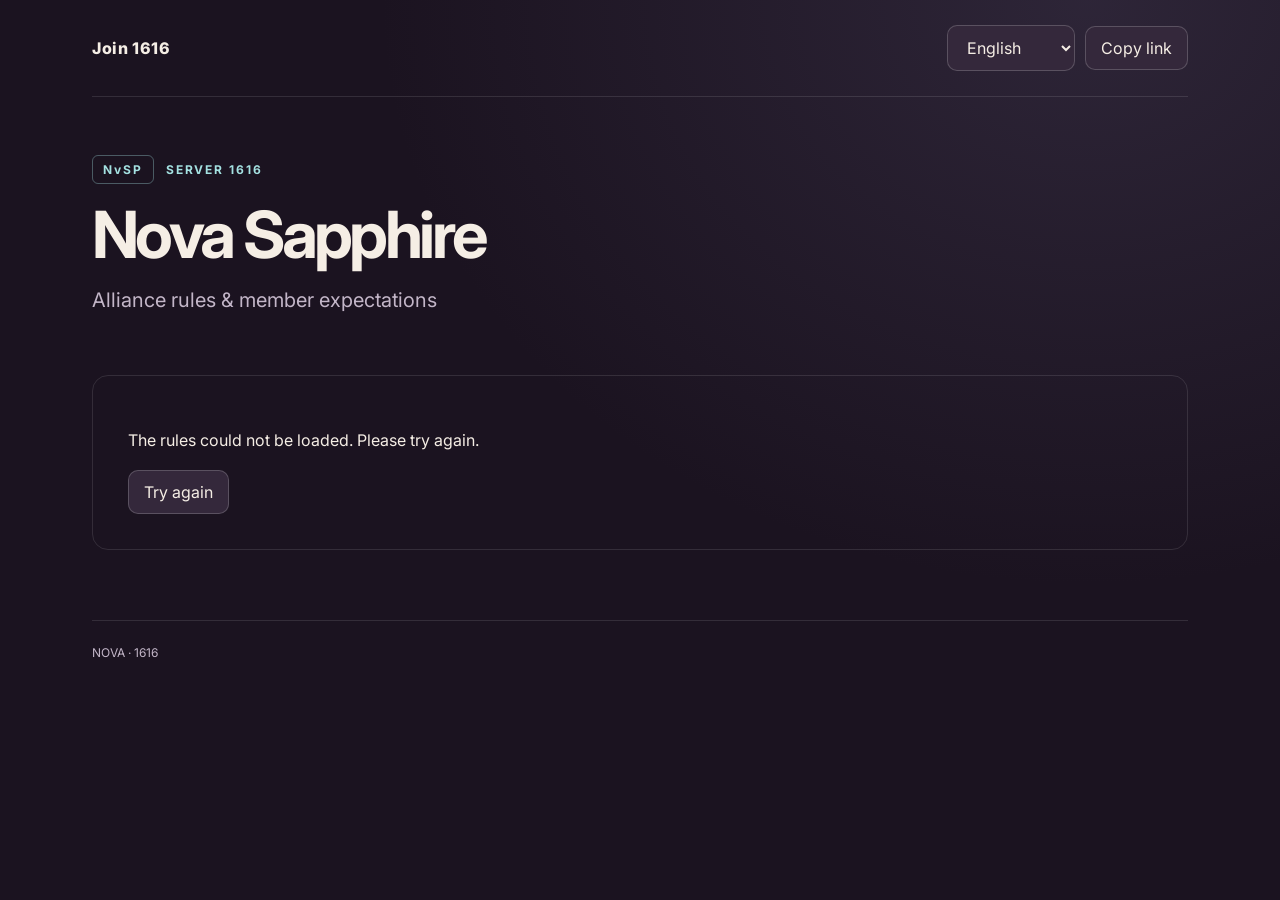
<file: alliances/nvsp/index.html>
<!doctype html>
<html lang="en" dir="ltr"><head>
<meta charset="utf-8"><meta name="viewport" content="width=device-width,initial-scale=1">
<meta name="theme-color" content="#1b1320"><meta name="description" content="Nova Sapphire (NvSP) alliance rules and member expectations. Read the daily standards and complete guidelines in eight languages.">
<title>Nova Sapphire · Alliance rules & member expectations</title>
<link rel="canonical" href="https://join1616.com/alliances/nvsp/">
<meta property="og:title" content="Nova Sapphire · Alliance rules"><meta property="og:description" content="Member expectations, daily standards, and our commitment to teamwork. Available in eight languages.">
<link rel="preconnect" href="https://fonts.googleapis.com"><link rel="preconnect" href="https://fonts.gstatic.com" crossorigin><link href="https://fonts.googleapis.com/css2?family=Inter:wght@400;500;600;650;700;800&family=Noto+Sans+Arabic:wght@400;600;700&family=Noto+Sans+KR:wght@400;600;700&display=swap" rel="stylesheet">
<link rel="stylesheet" href="/alliance-rules.css?v=1"><script type="module" src="/alliance-rules.js?v=bada-1"></script>
</head><body><main class="page">
<header class="topbar"><a href="/" class="home-link" data-copy="back">Join 1616</a><div class="tools"><label class="sr-only" for="rules-language" data-copy="language">Language</label><select id="rules-language"></select><button type="button" id="copy-link" data-copy="copy">Copy link</button></div></header>
<div id="share-fallback" class="share-fallback" hidden><label for="share-url" data-copy="linkLabel">Share this page</label><input id="share-url" readonly></div>
<section class="hero"><p class="eyebrow"><span id="alliance-tag">NvSP</span><span class="server-label" data-copy="server">SERVER 1616</span></p><h1 id="alliance-name">Nova Sapphire</h1><p data-copy="title">Alliance rules & member expectations</p><div id="published-date" class="date"></div></section>
<div id="rules-status" class="status" role="status"><p id="rules-status-text">Loading the published rules…</p><button id="retry" type="button" data-copy="retry" hidden>Try again</button><noscript>Please enable JavaScript to load the current published rules and language options.</noscript></div>
<div id="document" hidden><section id="quick-reference" class="quick" hidden><h2 data-copy="quick">Quick reference</h2><ul id="summary-cards"></ul><p class="quick-note" data-copy="summaryNote">Read the full rules below, including flexibility for individual circumstances.</p></section>
<div class="reading-layout"><details class="contents" open><summary data-copy="contents">On this page</summary><nav id="toc-links"></nav></details><article aria-label="Alliance rules"><div id="rules-introduction"></div><div id="rules-body"></div></article></div></div>
<footer>NOVA · 1616</footer></main></body></html>
</file>
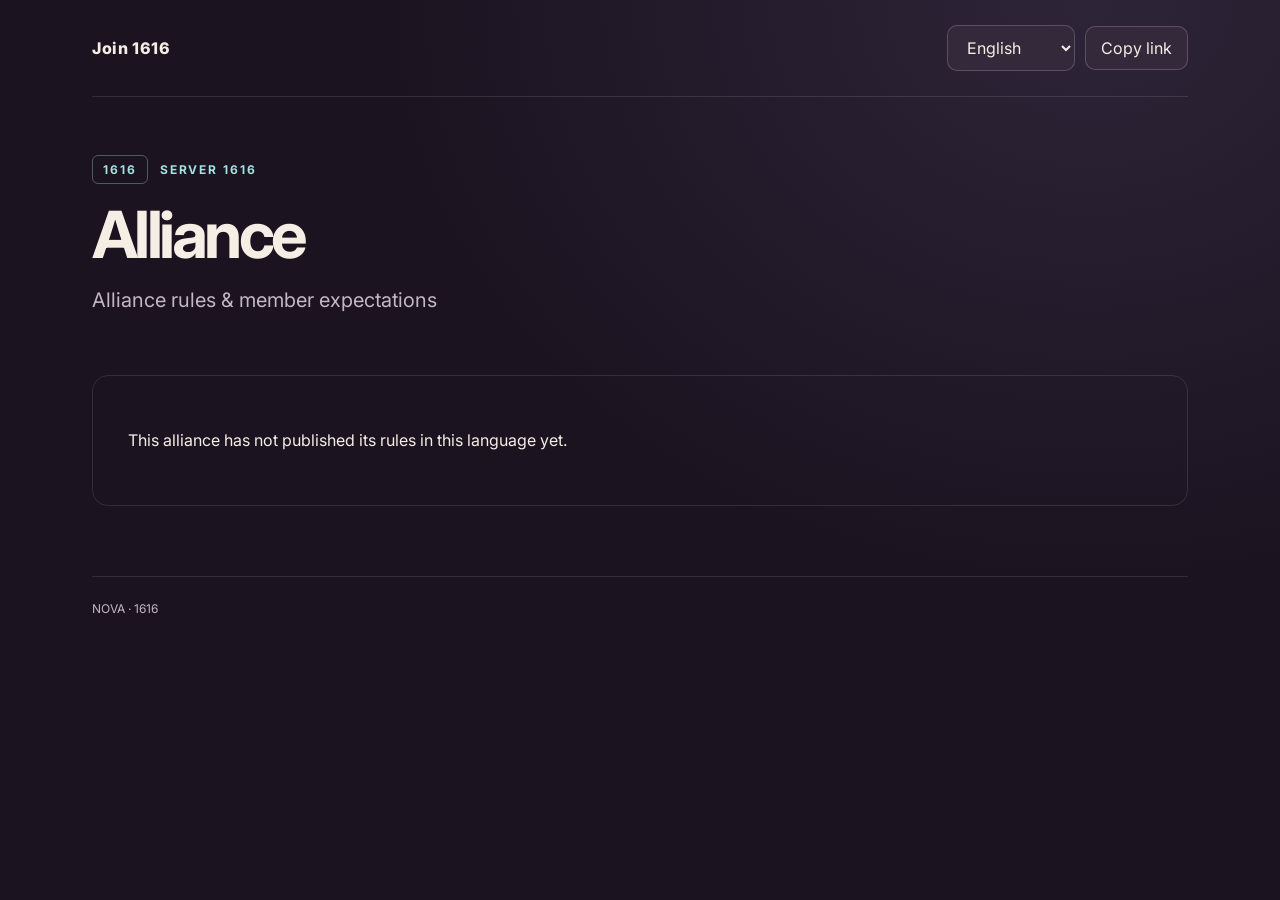
<file: alliance-rules.html>
<!doctype html>
<html lang="en" dir="ltr"><head>
<meta charset="utf-8"><meta name="viewport" content="width=device-width,initial-scale=1">
<meta name="theme-color" content="#1b1320"><meta name="description" content="Nova Sapphire (NvSP) alliance rules and member expectations. Read the daily standards and complete guidelines in eight languages.">
<title>Alliance rules · Join 1616</title>

<meta property="og:title" content="Nova Sapphire · Alliance rules"><meta property="og:description" content="Member expectations, daily standards, and our commitment to teamwork. Available in eight languages.">
<link rel="preconnect" href="https://fonts.googleapis.com"><link rel="preconnect" href="https://fonts.gstatic.com" crossorigin><link href="https://fonts.googleapis.com/css2?family=Inter:wght@400;500;600;650;700;800&family=Noto+Sans+Arabic:wght@400;600;700&family=Noto+Sans+KR:wght@400;600;700&display=swap" rel="stylesheet">
<link rel="stylesheet" href="/alliance-rules.css?v=1"><script type="module" src="/alliance-rules.js?v=bada-1"></script>
</head><body><main class="page">
<header class="topbar"><a href="/" class="home-link" data-copy="back">Join 1616</a><div class="tools"><label class="sr-only" for="rules-language" data-copy="language">Language</label><select id="rules-language"></select><button type="button" id="copy-link" data-copy="copy">Copy link</button></div></header>
<div id="share-fallback" class="share-fallback" hidden><label for="share-url" data-copy="linkLabel">Share this page</label><input id="share-url" readonly></div>
<section class="hero"><p class="eyebrow"><span id="alliance-tag">NvSP</span><span class="server-label" data-copy="server">SERVER 1616</span></p><h1 id="alliance-name">Nova Sapphire</h1><p data-copy="title">Alliance rules & member expectations</p><div id="published-date" class="date"></div></section>
<div id="rules-status" class="status" role="status"><p id="rules-status-text">Loading the published rules…</p><button id="retry" type="button" data-copy="retry" hidden>Try again</button><noscript>Please enable JavaScript to load the current published rules and language options.</noscript></div>
<div id="document" hidden><section id="quick-reference" class="quick" hidden><h2 data-copy="quick">Quick reference</h2><ul id="summary-cards"></ul><p class="quick-note" data-copy="summaryNote">Read the full rules below, including flexibility for individual circumstances.</p></section>
<div class="reading-layout"><details class="contents" open><summary data-copy="contents">On this page</summary><nav id="toc-links"></nav></details><article aria-label="Alliance rules"><div id="rules-introduction"></div><div id="rules-body"></div></article></div></div>
<footer>NOVA · 1616</footer></main></body></html>
</file>
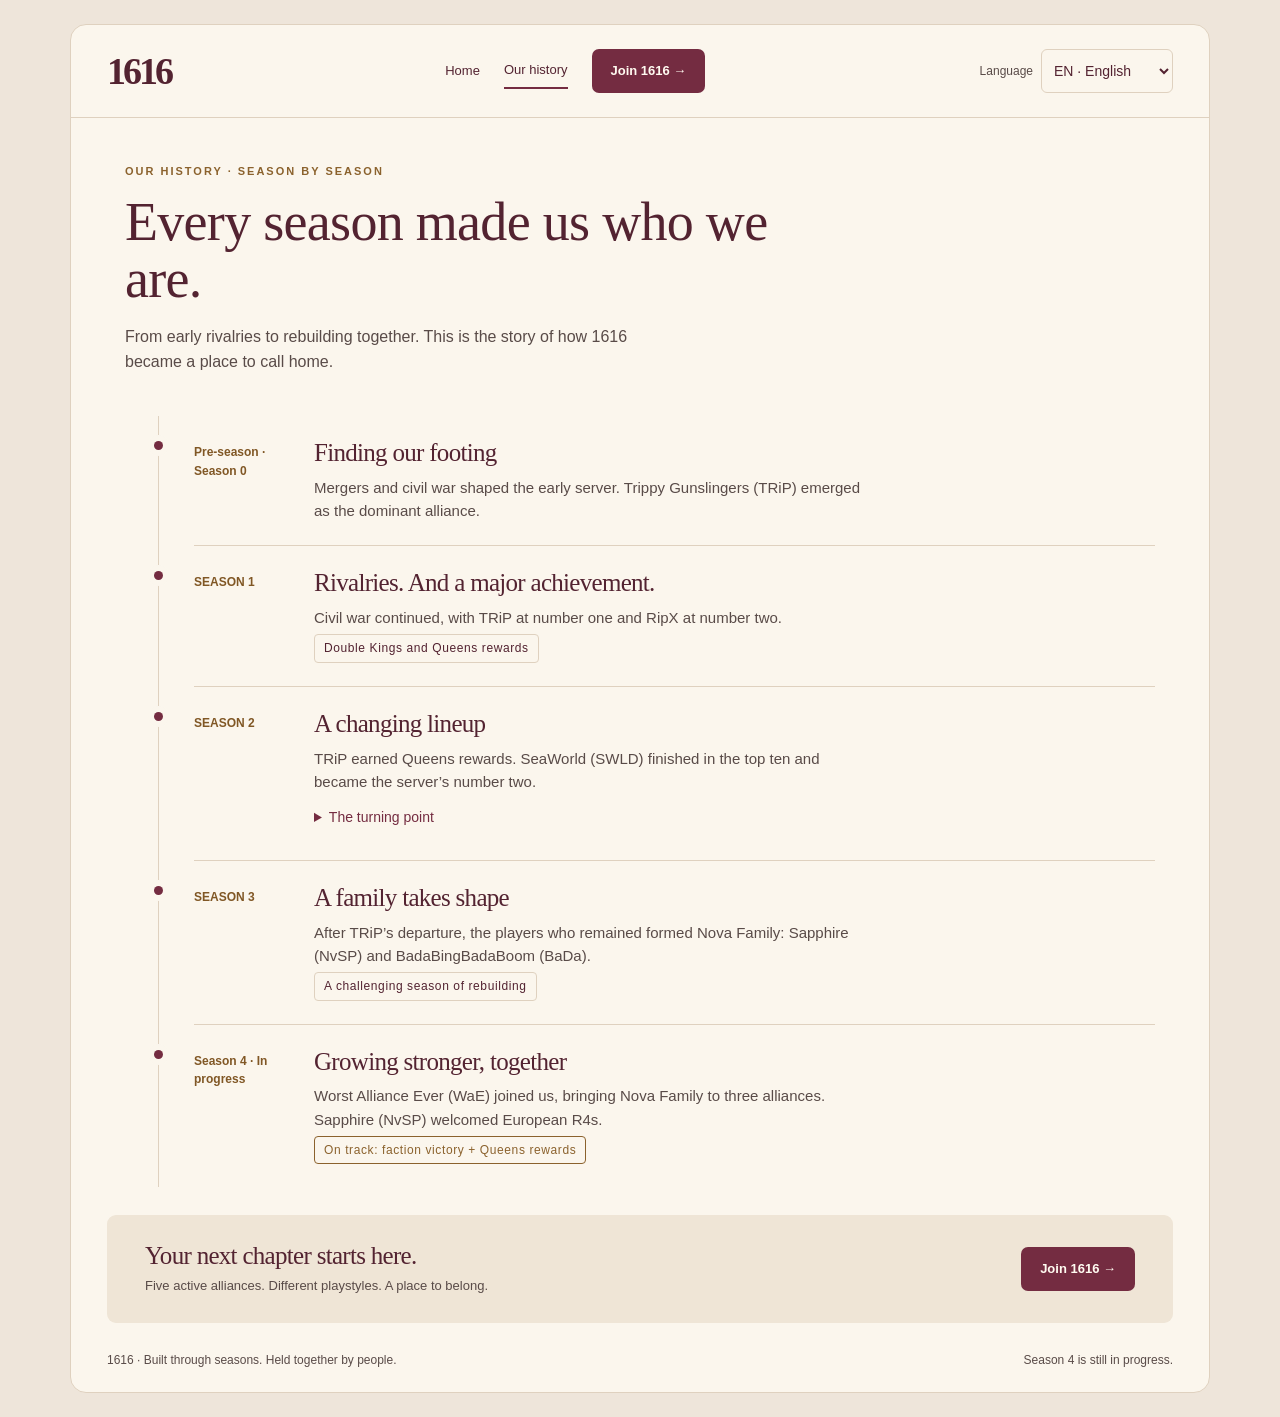
<file: story.html>
<!doctype html>
<html lang="en" dir="ltr"><head>
<meta charset="utf-8"><meta name="viewport" content="width=device-width, initial-scale=1">
<meta name="theme-color" content="#fbf6ed">
<meta name="description" content="Explore the history of Last War server 1616, from its earliest rivalries to the growth of Nova Family.">
<link rel="canonical" href="https://join1616.com/story.html">
<title>Our history · Join 1616</title>
<link rel="stylesheet" href="history.css?v=1">
<script src="history-translations.js?v=2" defer></script><script src="history.js?v=1" defer></script>
</head><body id="history-page"><a class="skip-link" href="#history" data-history="skip">Skip to history</a>
    <div class="site" id="timeline-site">
      <header><a class="brand" href="./" >1616</a><nav aria-label="Website navigation"><a href="./"  data-history="home">Home</a><a class="active" href="story.html" aria-current="page" data-history="nav">Our history</a><a data-application class="apply" href="./"  data-history="join">Join 1616 →</a></nav><label class="language-picker"><span data-history="language">Language</span><select id="history-language"><option value="en">EN · English</option><option value="es">ES · Español</option><option value="pt">PT · Português</option><option value="fr">FR · Français</option><option value="ar">AR · العربية</option><option value="vi">VI · Tiếng Việt</option><option value="ko">KO · 한국어</option><option value="de">DE · Deutsch</option></select></label></header><main id="history">
      <div class="hero"><p class="eyebrow" data-history="eyebrow">Our history · Season by season</p><h1 id="timeline-title" data-history="title">Every season made us who we are.</h1><p class="intro" data-history="intro">From early rivalries to rebuilding together. This is the story of how 1616 became a place to call home.</p></div>
      <ol class="timeline" aria-label="1616 season timeline">
        <li class="milestone"><div class="season" data-history="s0label">Pre-season · Season 0</div><div><h2 data-history="s0title">Finding our footing</h2><p data-history="s0body">Mergers and civil war shaped the early server. Trippy Gunslingers (TRiP) emerged as the dominant alliance.</p></div></li>
        <li class="milestone"><div class="season" data-history="s1label">SEASON 1</div><div><h2 data-history="s1title">Rivalries. And a major achievement.</h2><p data-history="s1body">Civil war continued, with TRiP at number one and RipX at number two.</p><span class="chip" data-history="s1reward">Double Kings and Queens rewards</span></div></li>
        <li class="milestone"><div class="season" data-history="s2label">SEASON 2</div><div><h2 data-history="s2title">A changing lineup</h2><p data-history="s2body">TRiP earned Queens rewards. SeaWorld (SWLD) finished in the top ten and became the server’s number two.</p><details><summary data-history="turning">The turning point</summary><p data-history="s2detail">It was a tougher season overall. TRiP departed afterward, setting the stage for a new chapter.</p></details></div></li>
        <li class="milestone"><div class="season" data-history="s3label">SEASON 3</div><div><h2 data-history="s3title">A family takes shape</h2><p data-history="s3body">After TRiP’s departure, the players who remained formed Nova Family: Sapphire (NvSP) and BadaBingBadaBoom (BaDa).</p><span class="chip" data-history="s3note">A challenging season of rebuilding</span></div></li>
        <li class="milestone"><div class="season" data-history="s4label">Season 4 · In progress</div><div><h2 data-history="s4title">Growing stronger, together</h2><p data-history="s4body">Worst Alliance Ever (WaE) joined us, bringing Nova Family to three alliances. Sapphire (NvSP) welcomed European R4s.</p><span class="chip future" data-history="s4goal">On track: faction victory + Queens rewards</span></div></li>
      </ol>
      <div class="close"><div><h2 data-history="ctaTitle">Your next chapter starts here.</h2><p data-history="ctaBody">Five active alliances. Different playstyles. A place to belong.</p></div><a data-application class="apply" href="./"  data-history="join">Join 1616 →</a></div>
      </main><footer><span data-history="footer">1616 · Built through seasons. Held together by people.</span><span data-history="status">Season 4 is still in progress.</span></footer>
    </div>
</body></html>
</file>
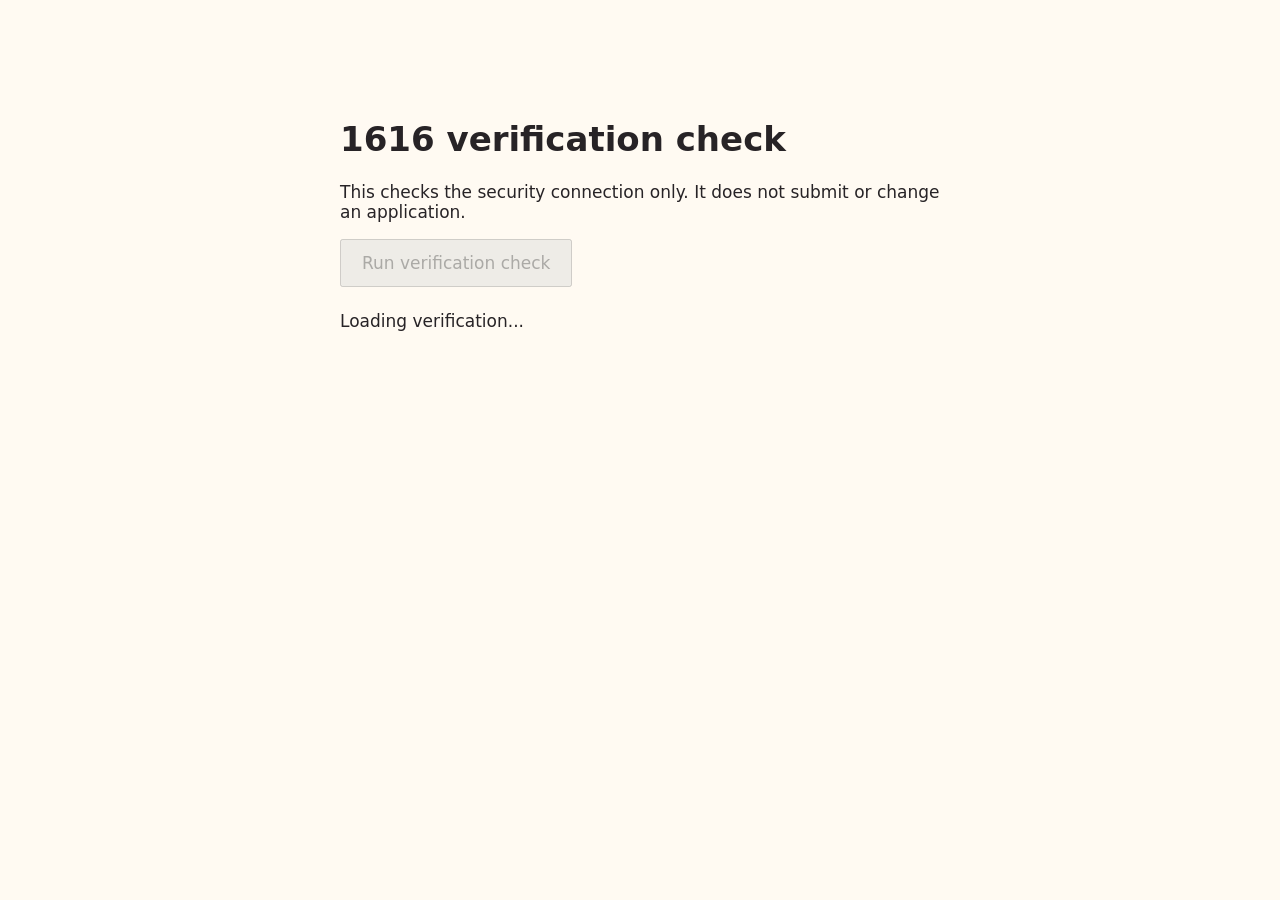
<file: turnstile-check.html>
<!doctype html><html lang="en"><meta charset="utf-8"><meta name="viewport" content="width=device-width,initial-scale=1"><meta name="robots" content="noindex,nofollow"><title>1616 verification check</title>
<style>body{font:17px system-ui;background:#fffaf2;color:#272326;max-width:600px;margin:8vh auto;padding:24px}button{padding:12px 20px;font:inherit}#widget{margin:24px 0}#status{white-space:pre-wrap}</style>
<h1>1616 verification check</h1><p>This checks the security connection only. It does not submit or change an application.</p>
<button id="start" disabled>Run verification check</button><div id="widget"></div><p id="status" role="status">Loading verification...</p>
<script>
const gatewayKey='sb_publishable_DPRrMoxgV0zEFoH9SKNZFQ_jde16Nzk';
const status=document.querySelector('#status'),button=document.querySelector('#start');let widget;
window.ready=()=>{button.disabled=false;status.textContent='Ready on '+location.hostname;};
button.onclick=()=>{
 if(!['join1616.com','www.join1616.com'].includes(location.hostname)){status.textContent='Open this check on join1616.com or www.join1616.com.';return;}
 button.disabled=true;status.textContent='Complete the verification below.';
 if(widget!==undefined)turnstile.remove(widget);
 widget=turnstile.render('#widget',{sitekey:'0x4AAAAAAE-fCGCUUZXY5vbJ',action:'transfer_intake',callback:async token=>{
  try{
   const response=await fetch('https://dycbjythqwumyzseskfh.supabase.co/functions/v1/turnstile-check',{method:'POST',credentials:'omit',headers:{apikey:gatewayKey,'Content-Type':'text/plain'},body:token,signal:AbortSignal.timeout(20000)});
   const data=await response.json();status.textContent=response.ok&&data.ok&&data.verificationOnly?'PASS - hostname, action and server verification accepted. Intake remains disabled.':'Verification failed (HTTP '+response.status+'). Intake remains disabled.';
  }catch{status.textContent='Connection check failed. Intake remains disabled.';}
  finally{button.disabled=false;}
 },'error-callback':()=>{status.textContent='Widget verification failed. Please retry.';button.disabled=false;},'expired-callback':()=>{status.textContent='Verification expired. Please retry.';button.disabled=false;}});
};
</script><script src="https://challenges.cloudflare.com/turnstile/v0/api.js?onload=ready&render=explicit" async defer></script></html>
</file>
